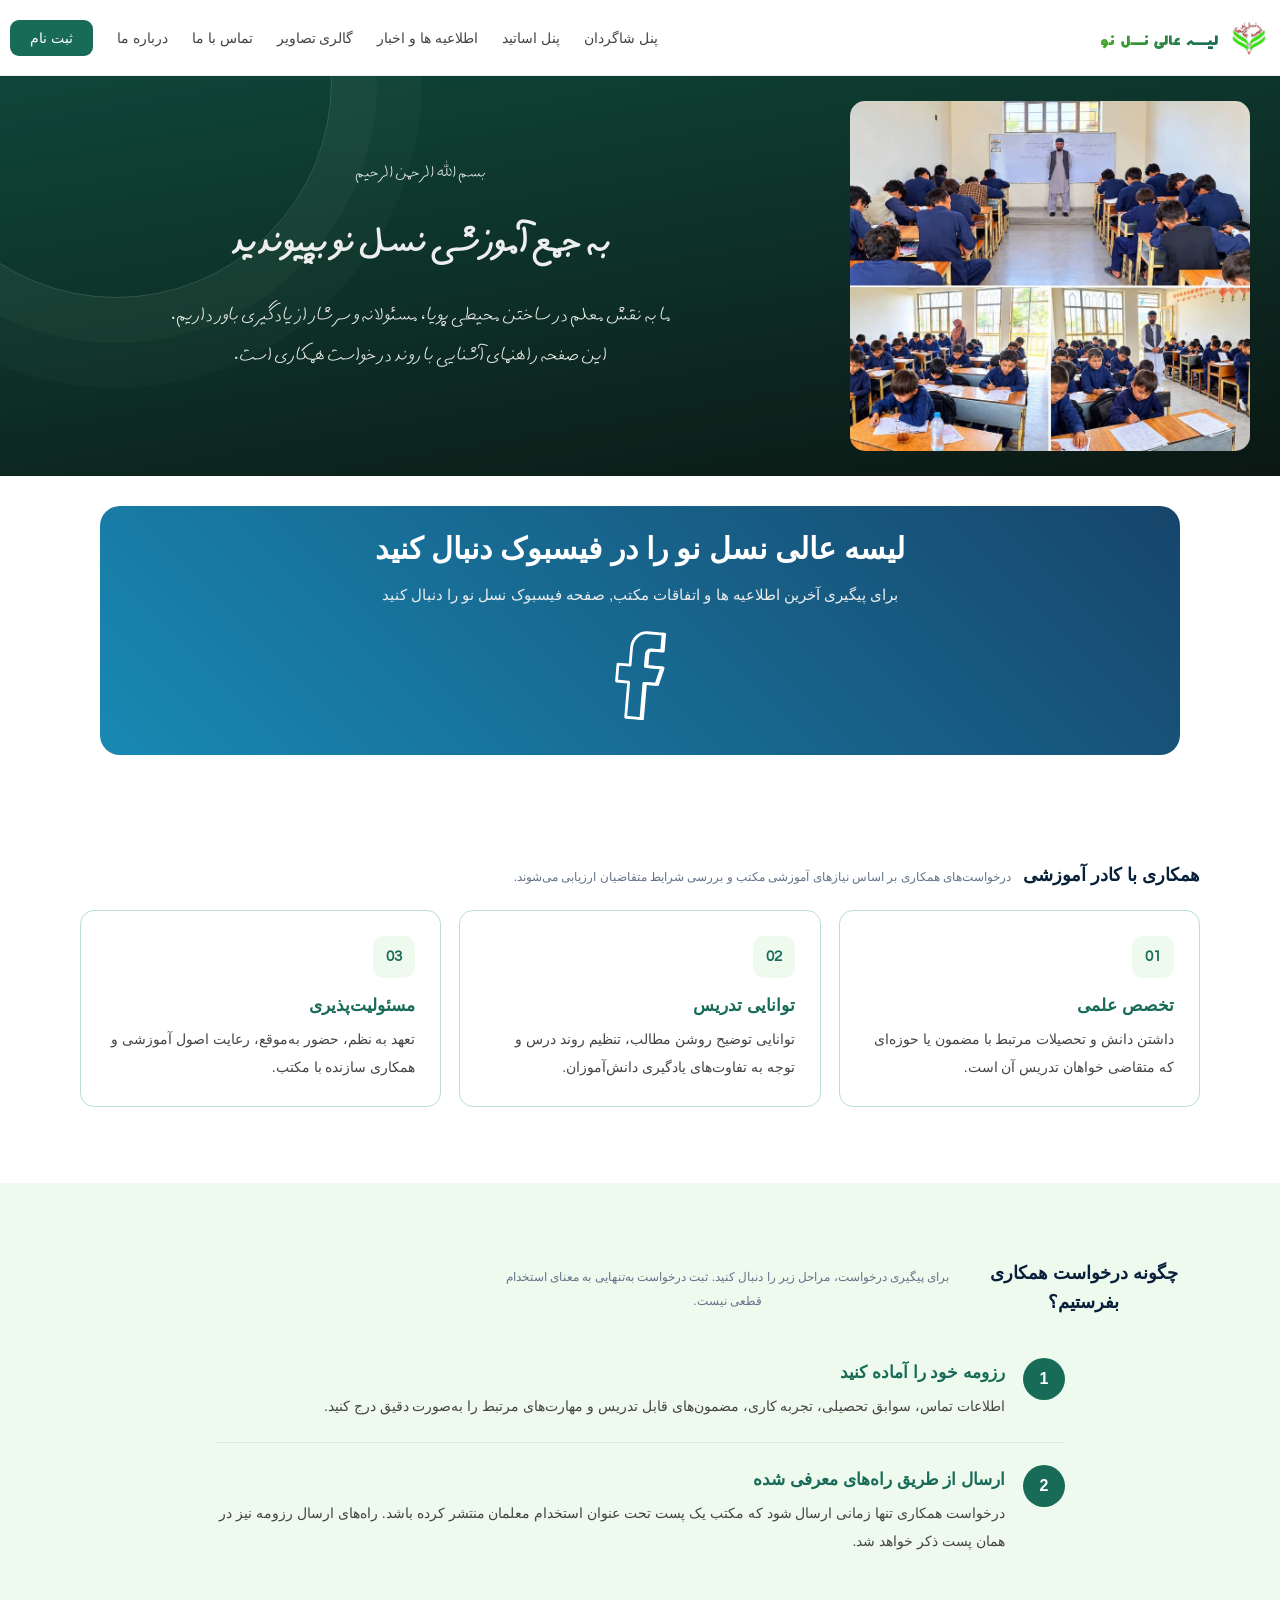
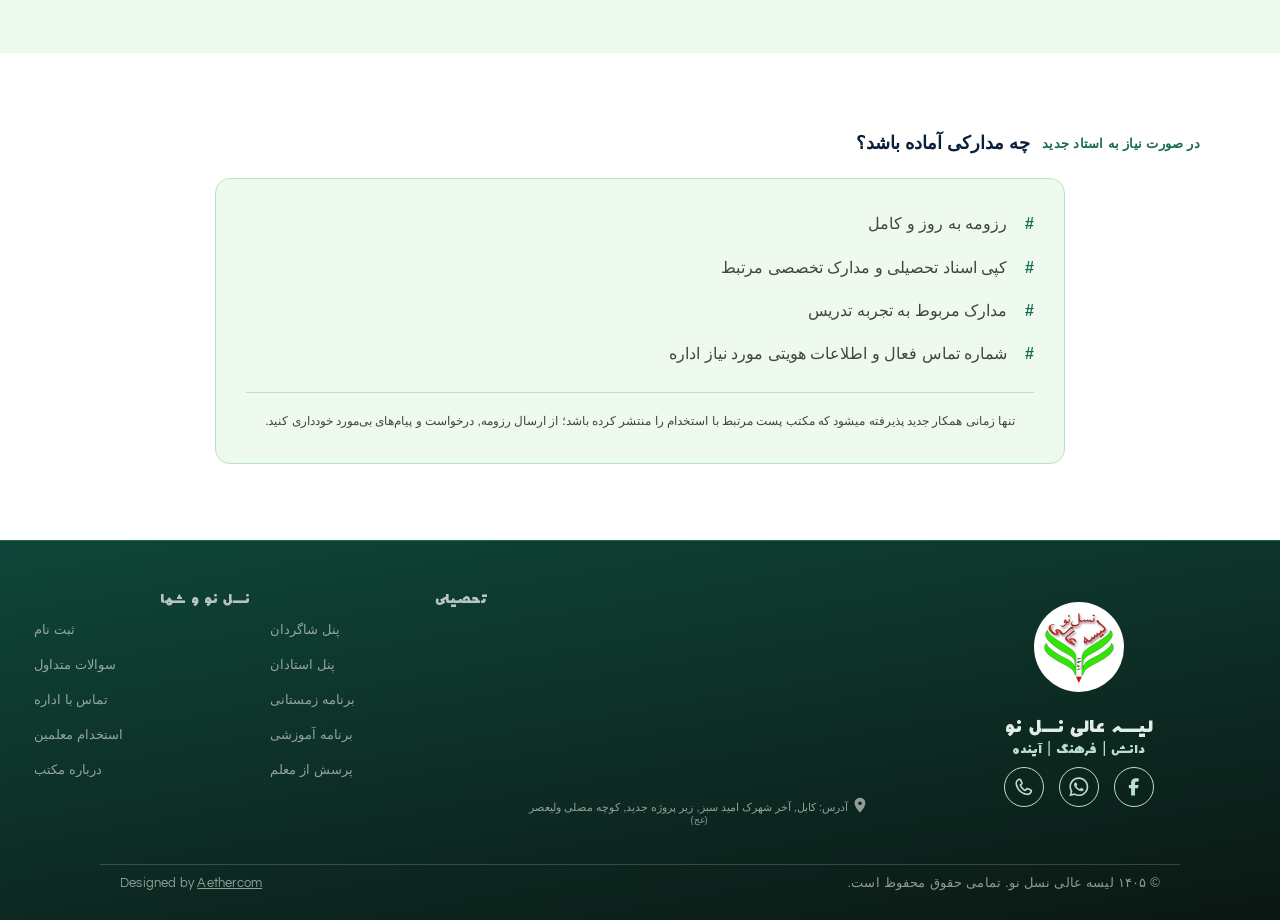
<file: job.html>
<!DOCTYPE html>
<html lang="fa" dir="rtl">
    <head>
        <title>همکاری با نسل نو</title>
        <meta charset="UTF-8">
        <meta name="viewport" content="width=device-width, initial-scale=1.0">
        <meta name="description" content=""> <!--🔴-->
        <meta name="keywords" content=""> <!--🔴-->
        <meta name="author" content="Aethercom">
        <meta name="robots" content="index, follow">
        <meta name="googlebot" content="index, follow">
        <meta name="theme-color" content="#16a800">
        <meta name="color-scheme" content="light">
        <meta name="referrer" content="strict-origin-when-cross-origin">
        <meta name="generator" content="Visual Studio Code">
        <meta property="og:title" content="همکاری با نسل نو">
        <meta property="og:site_name" content="لیسه عالی نسل نو">
        <meta property="og:description" content=""> <!--🔴-->
        <meta property="og:image" content="https://Aethercom.github.io/NasleNaw/assets/icon/لوگو-مکتب.avif">
        <meta property="og:url" content="https://Aethercom.github.io/NasleNaw/students-panel.html">
        <meta property="og:type" content="website">
        <meta property="og:locale" content="fa_AF">
        <meta name="twitter:card" content="summary">
        <meta name="twitter:title" content="لیسه عالی نسل نو">
        <meta name="twitter:description" content=""> <!--🔴-->
        <meta name="twitter:image" content="https://Aethercom.github.io/NasleNaw/assets/icon/لوگو-مکتب.avif">
        <meta name="twitter:site" content="@AethercomHub">
        <meta name="twitter:creator" content="@AethercomHub">
        <meta http-equiv="X-UA-Compatible" content="IE=edge">
        <meta name="application-name" content="پنل شاگردان"> <!--🔴-->
        <meta name="apple-mobile-web-app-capable" content="yes">
        <meta name="apple-mobile-web-app-title" content="پنل شاگردان نسل نو"> <!--🔴-->
        <meta name="apple-mobile-web-app-status-bar-style" content="default">
        <meta name="mobile-web-app-capable" content="yes">
        <meta name="msapplication-TileColor" content="#b9dfce">
        <link href="css/style.css" rel="stylesheet" type="text/css">
        <link href="./favicon.ico" rel="icon" type="image/png" sizes="512x512">
        <link href="./favicon.ico" rel="apple-touch-icon" sizes="180x180">
        <link rel="preconnect" href="https://fonts.googleapis.com">
        <link rel="preconnect" href="https://fonts.gstatic.com" crossorigin>
        <link href="https://fonts.googleapis.com/css2?family=Estedad:wght@100..900&family=Questrial&display=swap" rel="stylesheet">
        <noscript>
            <div style="color: orange; text-align: center; margin: 200px auto; border: 3px solid orange; background-color: rgba(0, 0, 0, .6); position: absolute; top: 20%; z-index: 99999; width: fit-content; height: auto; right: 1%; left: 1%; font-size: 60px; padding: 5px 20px; font-weight: 900; border-radius: 10px; backdrop-filter: blur(30px); -webkit-backdrop-filter: blur(30px);">
               ⚠️ جاوا اسکریپت مرورگر خود را فعال کنید.
            </div>
        </noscript>
    </head>
    <body>
        <header>
            <a href="index.html" class="brand" aria-label="صفحه اصلی">
                <img src="assets/icon/لوگو-مکتب.avif" alt="Nasle Naw Logo">
                <span class="khandevane">لیسه عالی نسل نو</span>
            </a>
            <nav class="nav" id="site-navigation" aria-label="منوی اصلی">
                <!-- <a href="index.html" class="nav-link active">
                    صفحه اصلی
                </a> -->
                <a href="student-panel.html" class="nav-link">
                    پنل شاگردان
                </a>
                <a href="teacher-panel.html" class="nav-link">
                    پنل اساتید
                </a>
                <a href="index.html#news" class="nav-link">
                    اطلاعیه ها و اخبار
                </a>
                <a href="index.html#gallery" class="nav-link">
                    گالری تصاویر
                </a>
                <a href="index.html#contact" class="nav-link">
                    تماس با ما
                </a>
                <a href="index.html#about" class="nav-link">
                    درباره ما
                </a>
                <a href="index.html#Sabte-Naam" class="nav-link nav-sabtenaam">
                    ثبت نام
                </a>
            </nav>
            <button
                class="menu-key"
                id="menu-toggle"
                type="button"
                aria-label="باز کردن منو"
                aria-controls="site-navigation"
                aria-expanded="false"
            >
                <svg
                    class="menu-icon"
                    viewBox="0 0 24 24"
                    width="26"
                    height="26"
                    aria-hidden="true"
                >
                    <path class="menu-line line-top" d="M4 6H20"/>
                    <path class="menu-line line-middle" d="M4 12H20"/>
                    <path class="menu-line line-bottom" d="M4 18H20"/>
                </svg>
            </button>
        </header>
        <main>
            <section class="banner">
                <div class="img-banner">
                    <img src="assets/images/زینه-5-صنوف.avif" alt="">
                </div>
                <div class="txt-panel-banner">
                    <span>بسم الله الرحمن الرحیم</span>
                    <h1>به جمع آموزشی نسل نو بپیوندید</h1>
                    <p>ما به نقش معلم در ساختن محیطی پویا، مسئولانه و سرشار از یادگیری باور داریم.<br>این صفحه راهنمای آشنایی با روند درخواست همکاری است.</p>
                </div>
            </section>
            <a href="https://www.facebook.com/share/18wwrtZAEU/" class="normal-link">
                <div class="ad-tabligh">
                    <div class="animation-banner">
                        <div id="facebook-animation"></div>
                    </div>
                    <div class="content-banner">
                        <h1>لیسه عالی نسل نو را در فیسبوک دنبال کنید</h1>
                        <span>برای پیگیری آخرین اطلاعیه ها و اتفاقات مکتب, صفحه فیسبوک نسل نو را دنبال کنید</span>
                    </div>
                </div>
            </a>

            <section class="page-section">
                <div class="section-heading">
                    <h2>همکاری با کادر آموزشی</h2>
                    <p>درخواست‌های همکاری بر اساس نیازهای آموزشی مکتب و بررسی شرایط متقاضیان ارزیابی می‌شوند.</p>
                </div>
                <div class="info-grid">
                    <article class="info-card">
                        <span class="info-number">01</span>
                        <h3>تخصص علمی</h3>
                        <p>داشتن دانش و تحصیلات مرتبط با مضمون یا حوزه‌ای که متقاضی خواهان تدریس آن است.</p>
                    </article>
                    <article class="info-card">
                        <span class="info-number">02</span>
                        <h3>توانایی تدریس</h3>
                        <p>توانایی توضیح روشن مطالب، تنظیم روند درس و توجه به تفاوت‌های یادگیری دانش‌آموزان.</p>
                    </article>
                    <article class="info-card">
                        <span class="info-number">03</span>
                        <h3>مسئولیت‌پذیری</h3>
                        <p>تعهد به نظم، حضور به‌موقع، رعایت اصول آموزشی و همکاری سازنده با مکتب.</p>
                    </article>
                </div>
            </section>

            <section class="page-section page-section-muted" id="application">
                <div class="section-heading">
                    <h2>چگونه درخواست همکاری بفرستیم؟</h2>
                    <p>برای پیگیری درخواست، مراحل زیر را دنبال کنید. ثبت درخواست به‌تنهایی به معنای استخدام قطعی نیست.</p>
                </div>
                <div class="steps-list">
                <article class="step-row">
                    <span>1</span>
                    <div>
                        <h3>رزومه خود را آماده کنید</h3>
                        <p>اطلاعات تماس، سوابق تحصیلی، تجربه کاری، مضمون‌های قابل تدریس و مهارت‌های مرتبط را به‌صورت دقیق درج کنید.</p>
                    </div>
                </article>
                <article class="step-row">
                    <span>2</span>
                    <div><h3>ارسال از طریق راه‌های معرفی شده</h3>
                        <p>درخواست همکاری تنها زمانی ارسال شود که مکتب یک پست تحت عنوان استخدام معلمان منتشر کرده باشد. راه‌های ارسال رزومه نیز در همان پست ذکر خواهد شد.</p>
                    </div>
                </article>
                </div>
            </section>

            <section class="page-section">
                <div class="section-heading">
                <span class="section-kicker">در صورت نیاز به استاد جدید</span>
                <h2>چه مدارکی آماده باشد؟</h2>
                </div>
                <div class="document-panel">
                <ul class="check-list">
                    <li>رزومه به روز و کامل</li>
                    <li>کپی اسناد تحصیلی و مدارک تخصصی مرتبط</li>
                    <li>مدارک مربوط به تجربه تدریس</li>
                    <li>شماره تماس فعال و اطلاعات هویتی مورد نیاز اداره</li>
                </ul>
                <p class="small-note">
                    تنها زمانی همکار جدید پذیرفته میشود که مکتب پست مرتبط با استخدام را منتشر کرده باشد؛ از ارسال رزومه, درخواست و پیام‌های بی‌مورد خودداری کنید.
                </p>
                </div>
            </section>
        </main>
        <footer>
            <div class="footer">
<!--====================================
        Nasle Naw
    ====================================-->
                <div class="logo-intro">
                    <img src="assets/icon/لوگو-مکتب.avif" class="logo-intro-img">
                    <h2 class="khandevane">لیسه عالی نسل نو</h2>
                    <p class="khandevane">دانش | فرهنگ | آینده</p>
                    <div class="social-icon">
                        <a href="https://www.facebook.com/share/18wwrtZAEU/" target="_blank" class="social-link">
                            <svg xmlns="http://www.w3.org/2000/svg" viewBox="0 0 640 640"><!--! Font Awesome Pro 7.3.1 by @fontawesome - https://fontawesome.com License - https://fontawesome.com/license (Commercial License) Copyright 2026 Fonticons, Inc. --><path fill="currentColor" d="M240 363.3L240 576L356 576L356 363.3L442.5 363.3L460.5 265.5L356 265.5L356 230.9C356 179.2 376.3 159.4 428.7 159.4C445 159.4 458.1 159.8 465.7 160.6L465.7 71.9C451.4 68 416.4 64 396.2 64C289.3 64 240 114.5 240 223.4L240 265.5L174 265.5L174 363.3L240 363.3z"/></svg>
                        </a>
                        <a href="https://wa.me/0764003685" class="social-link">
                            <svg xmlns="http://www.w3.org/2000/svg" viewBox="0 0 448 512">
                                <path fill="currentColor" d="M380.9 97.1c-41.9-42-97.7-65.1-157-65.1-122.4 0-222 99.6-222 222 0 39.1 10.2 77.3 29.6 111L0 480 117.7 449.1c32.4 17.7 68.9 27 106.1 27l.1 0c122.3 0 224.1-99.6 224.1-222 0-59.3-25.2-115-67.1-157zm-157 341.6c-33.2 0-65.7-8.9-94-25.7l-6.7-4-69.8 18.3 18.6-68.1-4.4-7c-18.5-29.4-28.2-63.3-28.2-98.2 0-101.7 82.8-184.5 184.6-184.5 49.3 0 95.6 19.2 130.4 54.1s56.2 81.2 56.1 130.5c0 101.8-84.9 184.6-186.6 184.6zM325.1 300.5c-5.5-2.8-32.8-16.2-37.9-18-5.1-1.9-8.8-2.8-12.5 2.8s-14.3 18-17.6 21.8c-3.2 3.7-6.5 4.2-12 1.4-32.6-16.3-54-29.1-75.5-66-5.7-9.8 5.7-9.1 16.3-30.3 1.8-3.7 .9-6.9-.5-9.7s-12.5-30.1-17.1-41.2c-4.5-10.8-9.1-9.3-12.5-9.5-3.2-.2-6.9-.2-10.6-.2s-9.7 1.4-14.8 6.9c-5.1 5.6-19.4 19-19.4 46.3s19.9 53.7 22.6 57.4c2.8 3.7 39.1 59.7 94.8 83.8 35.2 15.2 49 16.5 66.6 13.9 10.7-1.6 32.8-13.4 37.4-26.4s4.6-24.1 3.2-26.4c-1.3-2.5-5-3.9-10.5-6.6z"/>
                            </svg>
                        </a>
                        <a href="tel:0764003685" class="social-link">
                            <svg xmlns="http://www.w3.org/2000/svg" viewBox="0 0 640 640"><!--! Font Awesome Pro 7.3.1 by @fontawesome - https://fontawesome.com License - https://fontawesome.com/license (Commercial License) Copyright 2026 Fonticons, Inc. --><path fill="currentColor" d="M176.8 74.9C204.1 65.8 233.8 78.8 245.7 104.9L285.4 192.2C296 215.6 289.4 243.2 269.4 259.3L245.2 278.6C270.7 328.6 310.7 370 359.6 397.4L380.8 370.8C396.9 350.7 424.5 344.1 447.9 354.8L535.2 394.5C561.4 406.4 574.3 436.1 565.2 463.4C544.5 525.7 481.5 579.6 404.3 566C230.6 535.4 104.7 409.5 74.1 235.8C60.5 158.6 114.5 95.7 176.7 74.9zM202 124.8C200.3 121 196 119.1 192 120.4C146.8 135.5 112.9 179 121.5 227.4C148.6 381.2 258.9 491.6 412.7 518.7C461.1 527.2 504.6 493.4 519.7 448.2C521 444.2 519.1 439.9 515.3 438.2L428 398.4C424.6 396.9 420.6 397.8 418.3 400.7L384.8 442.6C377.8 451.3 365.8 454.1 355.8 449.3C283.3 414.9 225.3 355 193.4 281.1C189.1 271.2 192 259.6 200.4 252.9L239.3 221.8C242.2 219.5 243.2 215.5 241.6 212.1L201.9 124.7z"/></svg>
                        </a>
                    </div>
                </div>
<!--    =============================
            Address
        ============================-->
                <div class="services-footer">
                    <div class="maps">
                        <iframe src="https://www.google.com/maps/embed?pb=!1m14!1m8!1m3!1d841511.0330472252!2d69.1339264!3d34.5243648!3m2!1i1024!2i768!4f13.1!3m3!1m2!1s0x38d167da60430abd%3A0x133870f7a32bacc6!2z2YXaqdiq2Kgg2K7YtdmI2LXbjCDZhtiz2YQg2YbZiA!5e0!3m2!1sfa!2s!4v1794548602564!5m2!1sfa!2s" width="600" height="450" style="border:0;" allowfullscreen="" loading="lazy" referrerpolicy="strict-origin-when-cross-origin"></iframe>
                    </div>
                    <p>
                        <svg xmlns="http://www.w3.org/2000/svg" viewBox="0 0 640 640">
                            <path fill="currentColor" d="M128 252.6C128 148.4 214 64 320 64C426 64 512 148.4 512 252.6C512 371.9 391.8 514.9 341.6 569.4C329.8 582.2 310.1 582.2 298.3 569.4C248.1 514.9 127.9 371.9 127.9 252.6zM320 320C355.3 320 384 291.3 384 256C384 220.7 355.3 192 320 192C284.7 192 256 220.7 256 256C256 291.3 284.7 320 320 320z"/>
                        </svg>
                    آدرس: کابل, آخر شهرک امید سبز, زیر پروژه جدید, کوچه مصلی ولیعصر <sup>(عج)</sup>
                    </p>
                </div>
                <div class="nav-explore">
                    <div class="links-footer">
                        <h3 class="khandevane">نسل نو و شما</h3>
                        <a href="index.html#Sabte-Naam" class="normal-link">ثبت نام</a>
                        <a href="index.html#faq" class="normal-link">سوالات متداول</a>
                        <a href="index.html#contact" class="normal-link">تماس با اداره</a>
                        <a href="job.html" class="normal-link">استخدام معلمین</a>
                        <a href="index.html#about" class="normal-link">درباره مکتب</a>
                    </div>
                    <div class="links-footer">
                        <h3 class="khandevane">تحصیلی</h3>
                        <a href="student-panel.html" class="normal-link">پنل شاگردان</a>
                        <a href="teacher-panel.html" class="normal-link">پنل استادان</a>
                        <a href="index.html#winter" class="normal-link">برنامه زمستانی</a>
                        <a href="index.html#programs" class="normal-link">برنامه آموزشی</a>
                        <a href="index.html#contact" class="normal-link">پرسش از معلم</a>
                    </div>
                </div>
            </div>
            <div class="copyright">
                <p>© ۱۴۰۵ لیسه عالی نسل نو. تمامی حقوق محفوظ است.</p>
                <span>Designed by <a href="https://Aethercom.github.io" target="_blank">Aethercom</a></span>
            </div>
        </footer>
        <script src="js/lottie.min.js"></script>
        <script src="js/script.js"></script>
    </body>
</html>
</file>
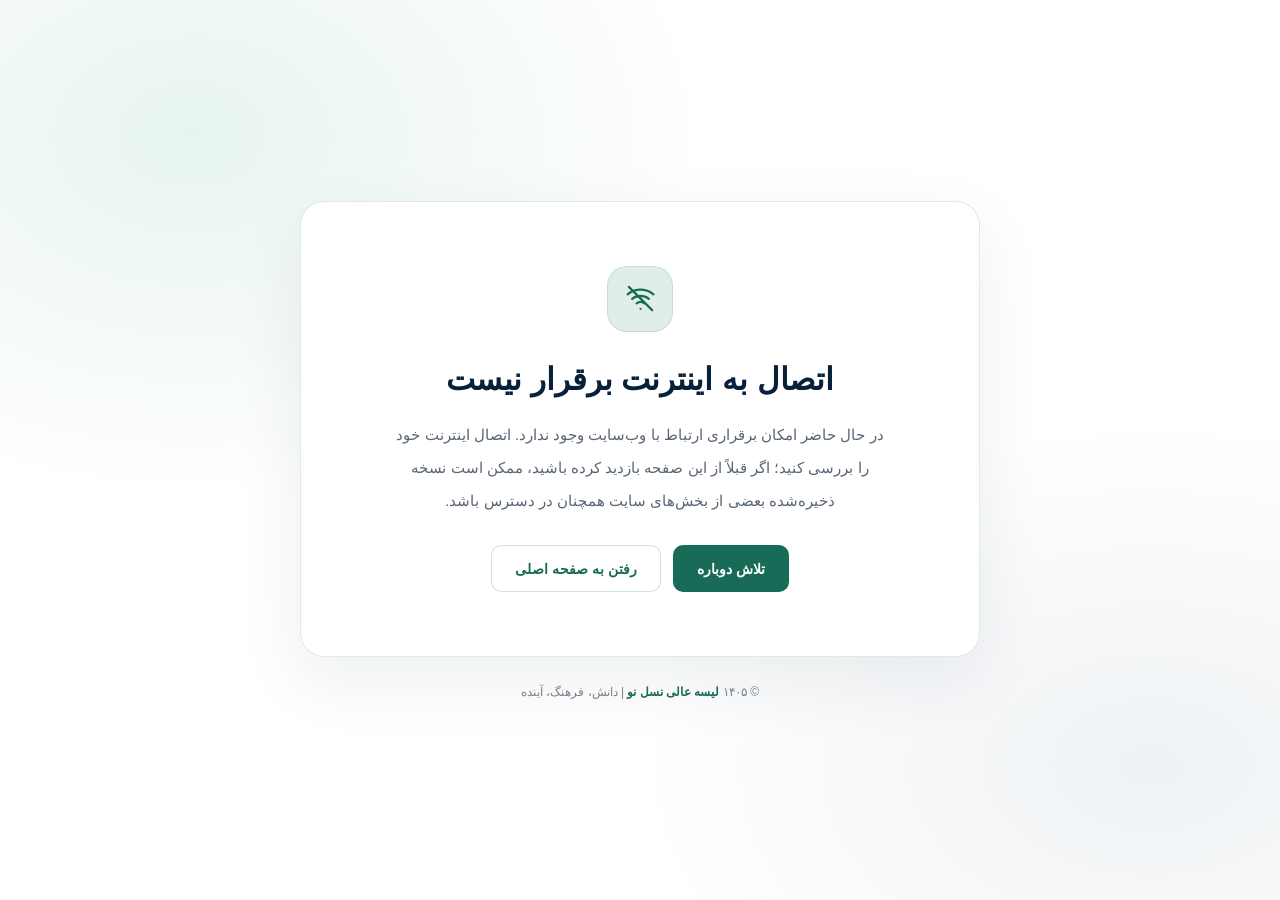
<file: offline.html>
<!DOCTYPE html>
<html lang="fa" dir="rtl">
<head>
    <meta charset="UTF-8">
    <meta name="viewport" content="width=device-width, initial-scale=1.0">
    <meta name="theme-color" content="#17456b">
    <meta name="color-scheme" content="light">
    <title>عدم اتصال به اینترنت | لیسه عالی نسل نو</title>
    <style>
        :root {
            --navy: #08203a;
            --blue: #17456b;
            --green: #176b57;
            --green-dark: #0f4639;
            --mint: #b9dfce;
            --soft: #e1eee8;
        }
        * { box-sizing: border-box; }
        body {
            min-height: 100vh;
            margin: 0;
            padding: 24px;
            display: flex;
            flex-direction: column;
            align-items: center;
            justify-content: center;
            background:
                radial-gradient(ellipse at 15% 15%, rgba(185,223,206,.34), transparent 34%),
                radial-gradient(ellipse at 90% 85%, rgba(23,69,107,.07), transparent 32%),
                #fff;
            color: #111b2c;
            font-family: Estedad, Tahoma, Arial, sans-serif;
        }
        .offline-card {
            width: min(100%, 680px);
            padding: clamp(30px, 7vw, 64px) 24px;
            text-align: center;
            background: rgba(255,255,255,.9);
            border: 1px solid rgba(23,107,87,.14);
            border-radius: 24px;
            box-shadow: 0 24px 70px rgba(8,32,58,.07);
        }
        .offline-icon {
            width: 66px;
            height: 66px;
            margin: 0 auto 22px;
            display: grid;
            place-items: center;
            color: var(--green);
            background: var(--soft);
            border: 1px solid rgba(23,107,87,.13);
            border-radius: 20px;
        }
        .offline-icon svg {
            width: 31px;
            height: 31px;
            fill: none;
            stroke: currentColor;
            stroke-width: 1.7;
            stroke-linecap: round;
            stroke-linejoin: round;
        }
        h1 {
            margin: 0 0 12px;
            color: var(--navy);
            font-size: clamp(23px, 4vw, 31px);
            line-height: 1.7;
        }
        p {
            max-width: 490px;
            margin: 0 auto;
            color: #596675;
            font-size: 15px;
            line-height: 2.2;
        }
        .actions {
            margin-top: 28px;
            display: flex;
            justify-content: center;
            flex-wrap: wrap;
            gap: 12px;
        }
        a, button {
            min-height: 47px;
            padding: 0 23px;
            display: inline-flex;
            align-items: center;
            justify-content: center;
            border: 1px solid transparent;
            border-radius: 10px;
            font: inherit;
            font-size: 14px;
            font-weight: 600;
            text-decoration: none;
            cursor: pointer;
            transition: transform .2s ease, background .2s ease;
        }
        a:hover, button:hover { transform: translateY(-2px); }
        .primary {
            color: #fff;
            background: var(--green);
        }
        .primary:hover { background: var(--green-dark); }
        .secondary {
            color: var(--green);
            background: #fff;
            border-color: rgba(23,107,87,.2);
        }
        .secondary:hover { background: var(--soft); }
        footer {
            margin-top: 28px;
            color: #75818d;
            text-align: center;
            font-size: 12px;
        }
        footer strong { color: var(--green); }
        @media (max-width: 520px) {
            body { padding: 16px; }
            .offline-card { border-radius: 19px; }
            .actions { flex-direction: column; }
            .actions > * { width: min(100%, 260px); margin-inline: auto; }
        }
        @media (prefers-reduced-motion: reduce) {
            *, *::before, *::after { transition-duration: .01ms !important; }
        }
    </style>
</head>
<body>
    <main class="offline-card">
        <div class="offline-icon" aria-hidden="true">
            <svg viewBox="0 0 24 24">
                <path d="M2 8.8a15.5 15.5 0 0 1 20 0M5.5 12.3a10.2 10.2 0 0 1 13 0M9 15.8a4.8 4.8 0 0 1 6 0M12 20h.01"/>
                <path d="m3 3 18 18"/>
            </svg>
        </div>
        <h1>اتصال به اینترنت برقرار نیست</h1>
        <p>
            در حال حاضر امکان برقراری ارتباط با وب‌سایت وجود ندارد.
            اتصال اینترنت خود را بررسی کنید؛ اگر قبلاً از این صفحه بازدید کرده باشید،
            ممکن است نسخه ذخیره‌شده بعضی از بخش‌های سایت همچنان در دسترس باشد.
        </p>
        <div class="actions">
            <button class="primary" type="button" onclick="window.location.reload()">تلاش دوباره</button>
            <a class="secondary" href="./index.html">رفتن به صفحه اصلی</a>
        </div>
    </main>
    <footer>© ۱۴۰۵ <strong>لیسه عالی نسل نو</strong> | دانش، فرهنگ، آینده</footer>
</body>
</html>
</file>
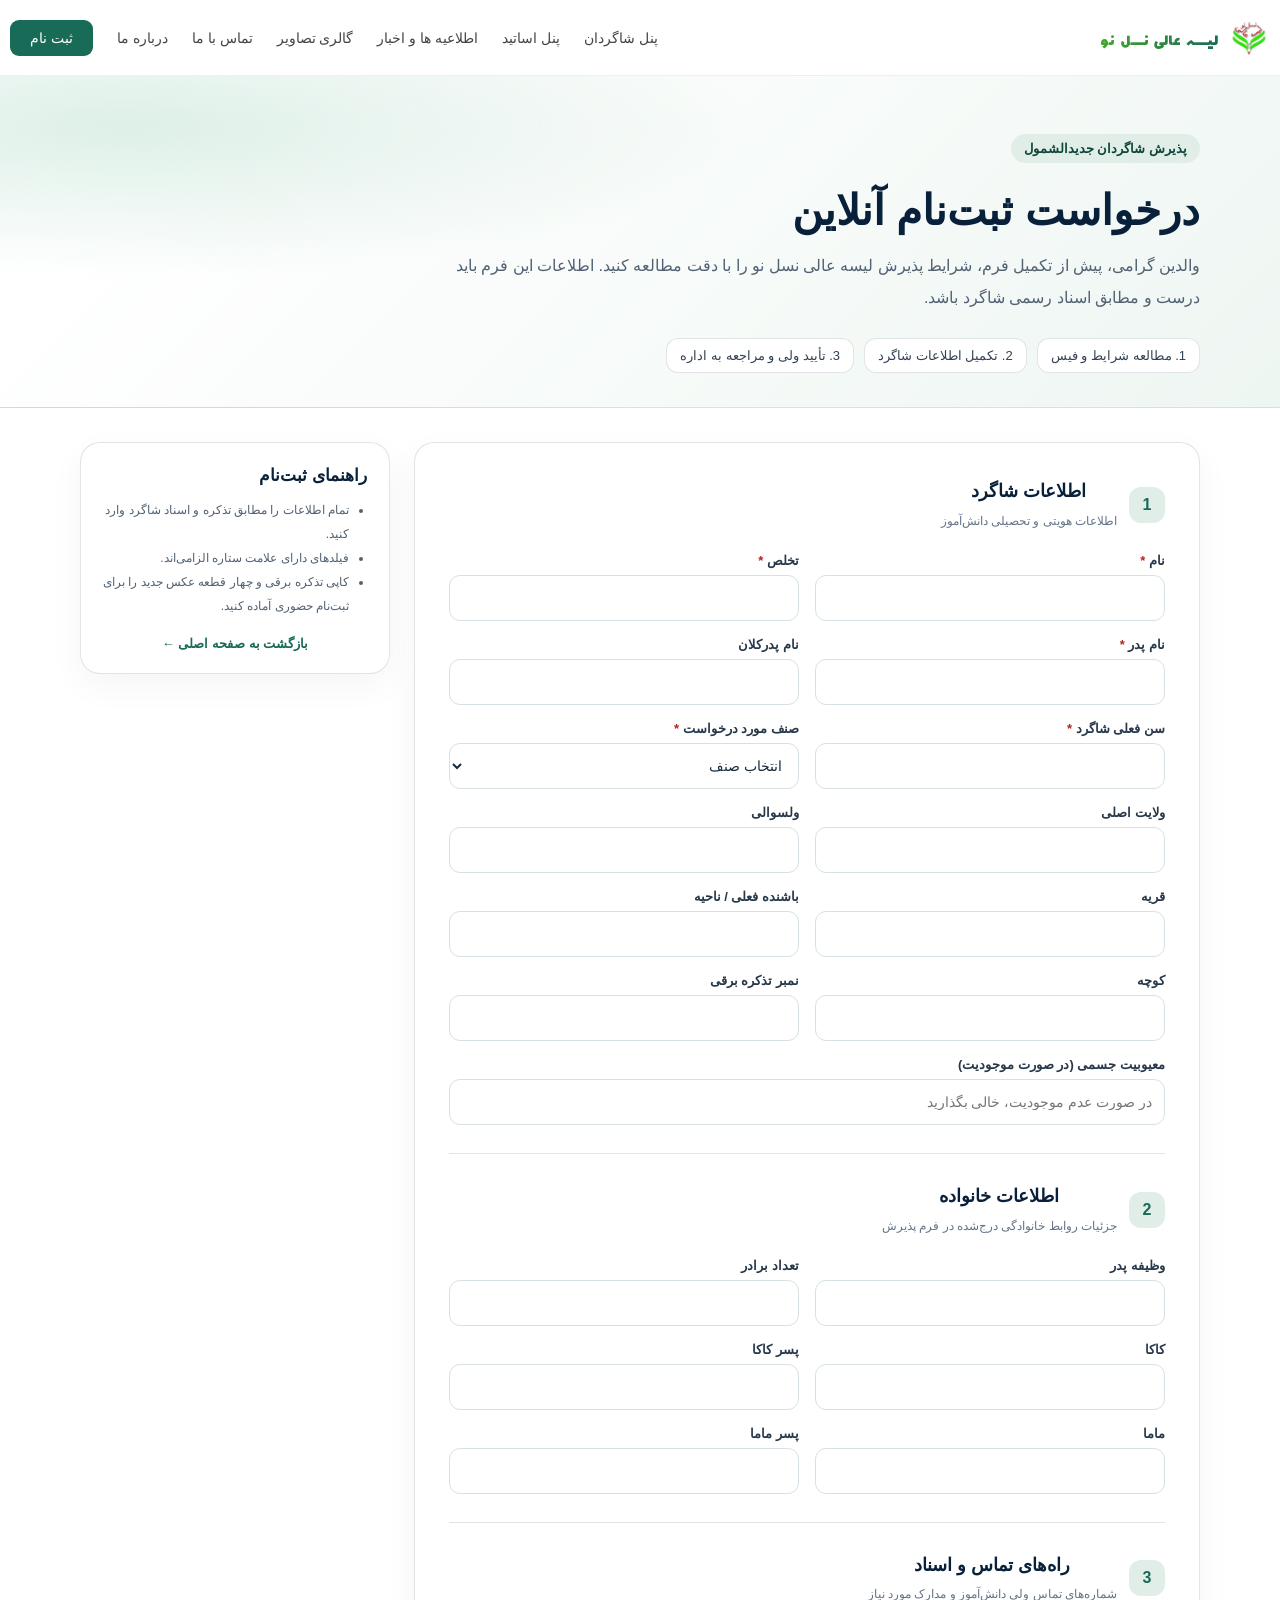
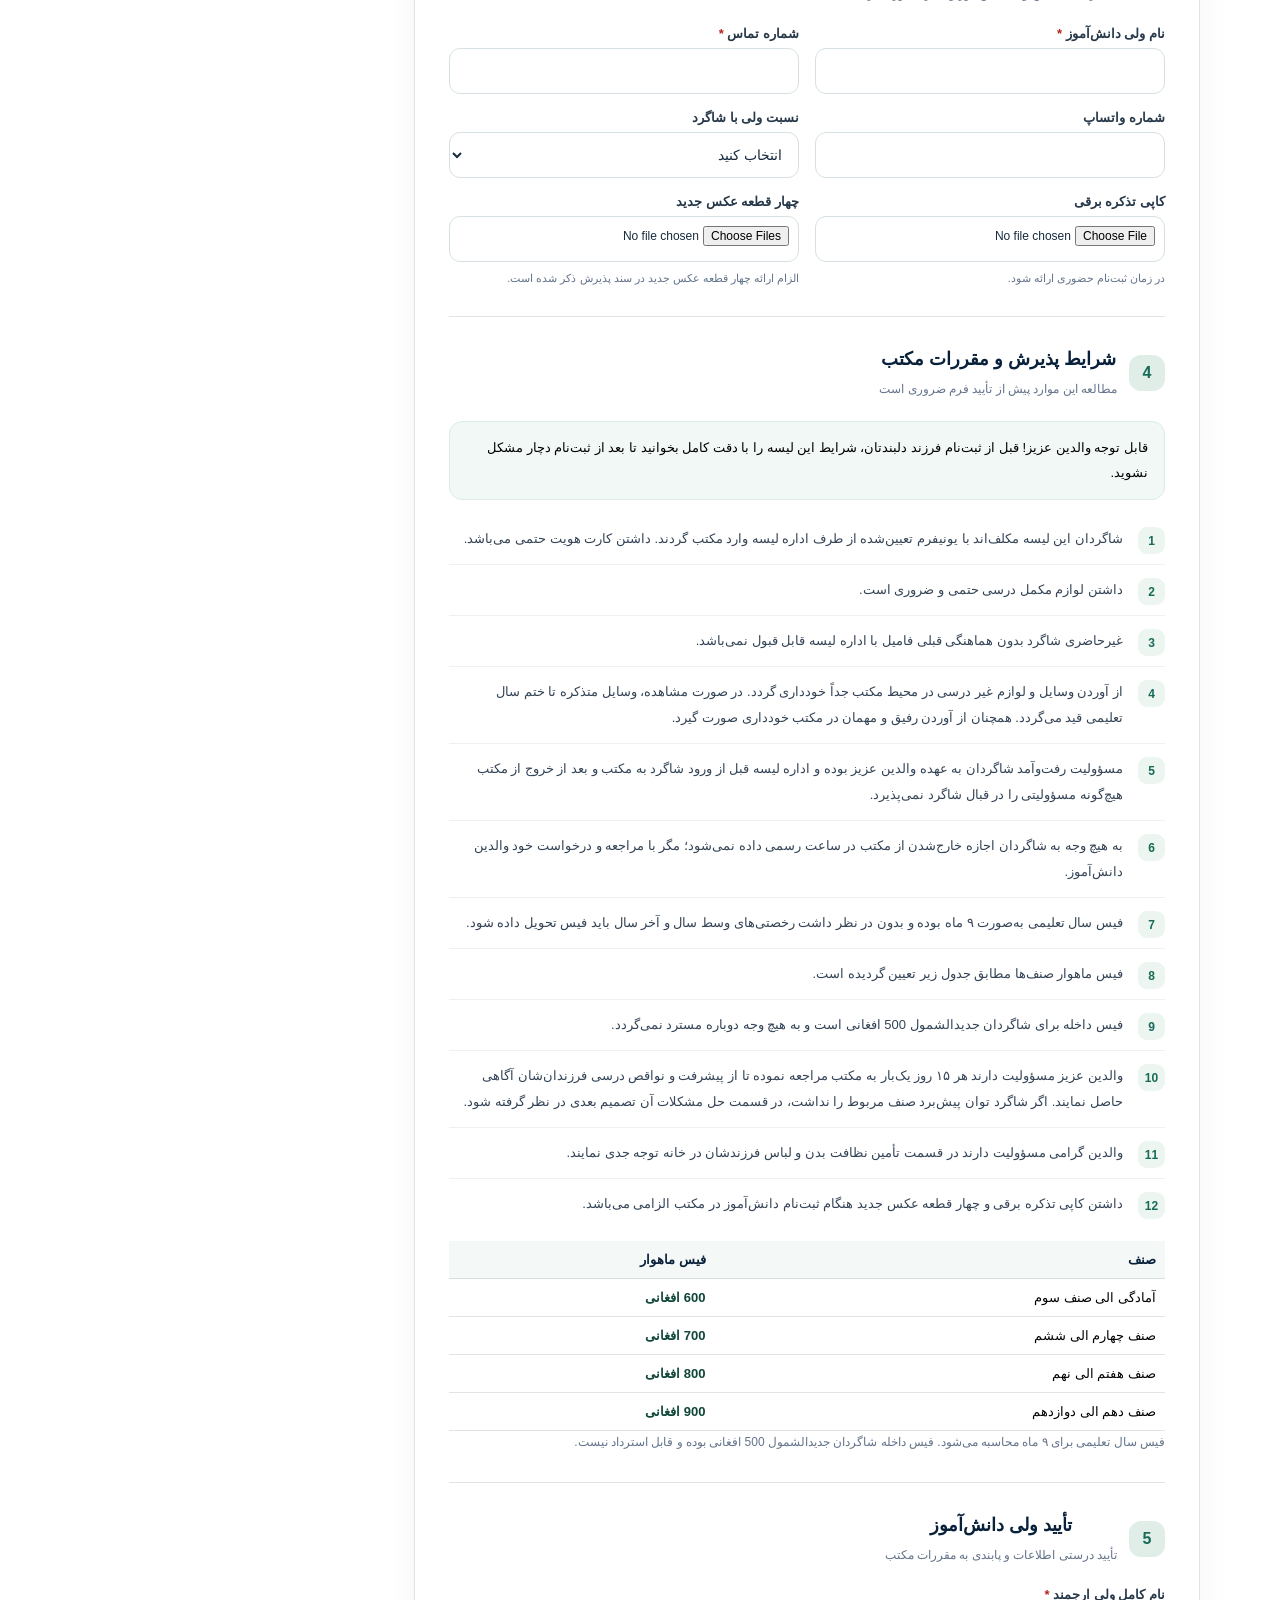
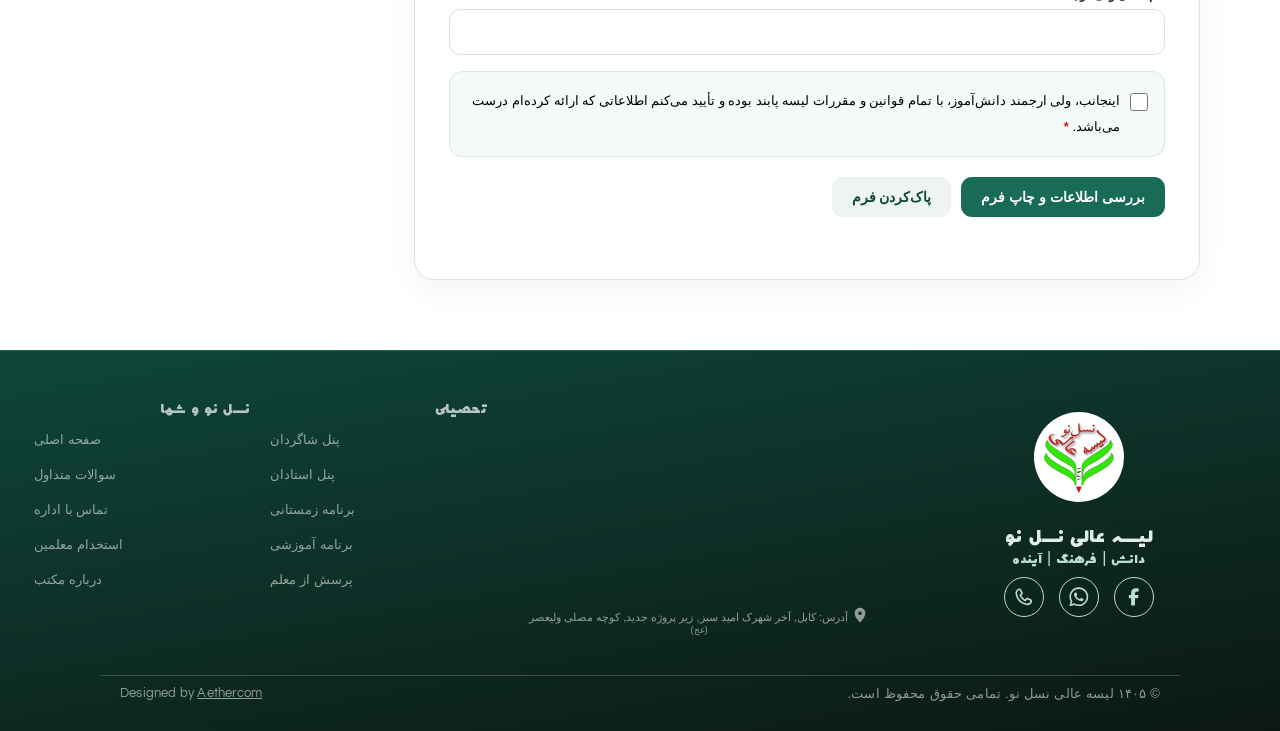
<file: register.html>
<!DOCTYPE html>
<html lang="fa" dir="rtl">
<head>
  <meta charset="UTF-8">
  <meta name="viewport" content="width=device-width, initial-scale=1.0">
  <meta name="theme-color" content="#17456b">
  <meta name="color-scheme" content="light">
  <meta name="description" content="شرایط پذیرش و فرم درخواست ثبت‌نام شاگردان جدید در لیسه عالی نسل نو.">
  <title>ثبت‌نام آنلاین | لیسه عالی نسل نو</title>
  <link href="css/style.css" rel="stylesheet" type="text/css">
  <link href="./favicon.ico" rel="icon" type="image/png" sizes="512x512">
  <link rel="preconnect" href="https://fonts.googleapis.com">
  <link rel="preconnect" href="https://fonts.gstatic.com" crossorigin>
  <link href="https://fonts.googleapis.com/css2?family=Estedad:wght@100..900&family=Questrial&display=swap" rel="stylesheet">
</head>
<body class="admission-page">
        <header>
            <a href="index.html" class="brand" aria-label="صفحه اصلی">
                <img src="assets/icon/لوگو-مکتب.avif" alt="Nasle Naw Logo">
                <span class="khandevane">لیسه عالی نسل نو</span>
            </a>
            <nav class="nav" id="site-navigation" aria-label="منوی اصلی">
                <!-- <a href="index.html" class="nav-link active">
                    صفحه اصلی
                </a> -->
                <a href="student-panel.html" class="nav-link">
                    پنل شاگردان
                </a>
                <a href="teacher-panel.html" class="nav-link">
                    پنل اساتید
                </a>
                <a href="index.html#news" class="nav-link">
                    اطلاعیه ها و اخبار
                </a>
                <a href="index.html#gallery" class="nav-link">
                    گالری تصاویر
                </a>
                <a href="index.html#contact" class="nav-link">
                    تماس با ما
                </a>
                <a href="index.html#about" class="nav-link">
                    درباره ما
                </a>
                <a href="index.html#Sabte-Naam" class="nav-link nav-sabtenaam">
                    ثبت نام
                </a>
            </nav>
            <button
                class="menu-key"
                id="menu-toggle"
                type="button"
                aria-label="باز کردن منو"
                aria-controls="site-navigation"
                aria-expanded="false"
            >
                <svg
                    class="menu-icon"
                    viewBox="0 0 24 24"
                    width="26"
                    height="26"
                    aria-hidden="true"
                >
                    <path class="menu-line line-top" d="M4 6H20"/>
                    <path class="menu-line line-middle" d="M4 12H20"/>
                    <path class="menu-line line-bottom" d="M4 18H20"/>
                </svg>
            </button>
        </header>

  <main id="main-content">
    <section class="admission-hero">
      <div class="admission-wrap">
        <span class="admission-kicker">پذیرش شاگردان جدیدالشمول</span>
        <h1>درخواست ثبت‌نام آنلاین</h1>
        <p>والدین گرامی، پیش از تکمیل فرم، شرایط پذیرش لیسه عالی نسل نو را با دقت مطالعه کنید. اطلاعات این فرم باید درست و مطابق اسناد رسمی شاگرد باشد.</p>
        <div class="admission-steps">
          <span>1. مطالعه شرایط و فیس</span><span>2. تکمیل اطلاعات شاگرد</span><span>3. تأیید ولی و مراجعه به اداره</span>
        </div>
      </div>
    </section>

    <div class="admission-wrap admission-layout">
      
      <form class="admission-card" id="admissionForm" action="https://api.web3forms.com/submit" method="POST">
        <input type="hidden" name="access_key" value="5bb5c850-66e5-4834-8cd8-8de7b90fa429">
        <section class="admission-section">
          <div class="section-heading"><span class="section-number">1</span><div><h2>اطلاعات شاگرد</h2><p>اطلاعات هویتی و تحصیلی دانش‌آموز</p></div></div>
          <div class="form-grid">
            <div class="field"><label for="firstName">نام <b class="required">*</b></label><input id="firstName" name="firstName" required></div>
            <div class="field"><label for="lastName">تخلص <b class="required">*</b></label><input id="lastName" name="lastName" required></div>
            <div class="field"><label for="fatherName">نام پدر <b class="required">*</b></label><input id="fatherName" name="fatherName" required></div>
            <div class="field"><label for="grandfatherName">نام پدرکلان</label><input id="grandfatherName" name="grandfatherName"></div>
            <div class="field"><label for="age">سن فعلی شاگرد <b class="required">*</b></label><input id="age" name="age" type="number" min="3" max="30" required></div>
            <div class="field"><label for="grade">صنف مورد درخواست <b class="required">*</b></label>
              <select id="grade" name="grade" required>
                <option value="">انتخاب صنف</option>
                <option>آمادگی</option><option>اول</option><option>دوم</option><option>سوم</option><option>چهارم</option><option>پنجم</option><option>ششم</option><option>هفتم</option><option>هشتم</option><option>نهم</option><option>دهم</option><option>یازدهم</option><option>دوازدهم</option>
              </select>
            </div>
            <div class="field"><label for="province">ولایت اصلی</label><input id="province" name="province"></div>
            <div class="field"><label for="district">ولسوالی</label><input id="district" name="district"></div>
            <div class="field"><label for="village">قریه</label><input id="village" name="village"></div>
            <div class="field"><label for="currentArea">باشنده فعلی / ناحیه</label><input id="currentArea" name="currentArea"></div>
            <div class="field"><label for="street">کوچه</label><input id="street" name="street"></div>
            <div class="field"><label for="tazkira">نمبر تذکره برقی</label><input id="tazkira" name="tazkira"></div>
            <div class="field full"><label for="disability">معیوبیت جسمی (در صورت موجودیت)</label><input id="disability" name="disability" placeholder="در صورت عدم موجودیت، خالی بگذارید"></div>
          </div>
        </section>

        <section class="admission-section">
          <div class="section-heading"><span class="section-number">2</span><div><h2>اطلاعات خانواده</h2><p>جزئیات روابط خانوادگی درج‌شده در فرم پذیرش</p></div></div>
          <div class="form-grid">
            <div class="field"><label for="fatherJob">وظیفه پدر</label><input id="fatherJob" name="fatherJob"></div>
            <div class="field"><label for="brothers">تعداد برادر</label><input id="brothers" name="brothers" type="number" min="0"></div>
            <div class="field"><label for="uncle">کاکا</label><input id="uncle" name="uncle"></div>
            <div class="field"><label for="cousinPaternal">پسر کاکا</label><input id="cousinPaternal" name="cousinPaternal"></div>
            <div class="field"><label for="maternalUncle">ماما</label><input id="maternalUncle" name="maternalUncle"></div>
            <div class="field"><label for="cousinMaternal">پسر ماما</label><input id="cousinMaternal" name="cousinMaternal"></div>
          </div>
        </section>

        <section class="admission-section">
          <div class="section-heading"><span class="section-number">3</span><div><h2>راه‌های تماس و اسناد</h2><p>شماره‌های تماس ولی دانش‌آموز و مدارک مورد نیاز</p></div></div>
          <div class="form-grid">
            <div class="field"><label for="guardian">نام ولی دانش‌آموز <b class="required">*</b></label><input id="guardian" name="guardian" required></div>
            <div class="field"><label for="phone">شماره تماس <b class="required">*</b></label><input id="phone" name="phone" type="tel" required></div>
            <div class="field"><label for="whatsapp">شماره واتساپ</label><input id="whatsapp" name="whatsapp" type="tel"></div>
            <div class="field"><label for="relation">نسبت ولی با شاگرد</label><select id="relation" name="relation"><option value="">انتخاب کنید</option><option>پدر</option><option>مادر</option><option>برادر</option><option>کاکا</option><option>سایر</option></select></div>
            <div class="field"><label for="idCopy">کاپی تذکره برقی</label><input id="idCopy" name="idCopy" type="file" accept="image/*,.pdf"><small>در زمان ثبت‌نام حضوری ارائه شود.</small></div>
            <div class="field"><label for="photos">چهار قطعه عکس جدید</label><input id="photos" name="photos" type="file" accept="image/*" multiple><small>الزام ارائه چهار قطعه عکس جدید در سند پذیرش ذکر شده است.</small></div>
          </div>
        </section>

        <section class="admission-section">
          <div class="section-heading"><span class="section-number">4</span><div><h2>شرایط پذیرش و مقررات مکتب</h2><p>مطالعه این موارد پیش از تأیید فرم ضروری است</p></div></div>
          <div class="condition-intro">قابل توجه والدین عزیز! قبل از ثبت‌نام فرزند دلبندتان، شرایط این لیسه را با دقت کامل بخوانید تا بعد از ثبت‌نام دچار مشکل نشوید.</div>
          <ol class="conditions">
            <li>شاگردان این لیسه مکلف‌اند با یونیفرم تعیین‌شده از طرف اداره لیسه وارد مکتب گردند. داشتن کارت هویت حتمی می‌باشد.</li>
            <li>داشتن لوازم مکمل درسی حتمی و ضروری است.</li>
            <li>غیرحاضری شاگرد بدون هماهنگی قبلی فامیل با اداره لیسه قابل قبول نمی‌باشد.</li>
            <li>از آوردن وسایل و لوازم غیر درسی در محیط مکتب جداً خودداری گردد. در صورت مشاهده، وسایل متذکره تا ختم سال تعلیمی قید می‌گردد. همچنان از آوردن رفیق و مهمان در مکتب خودداری صورت گیرد.</li>
            <li>مسؤولیت رفت‌وآمد شاگردان به عهده والدین عزیز بوده و اداره لیسه قبل از ورود شاگرد به مکتب و بعد از خروج از مکتب هیچ‌گونه مسؤولیتی را در قبال شاگرد نمی‌پذیرد.</li>
            <li>به هیچ وجه به شاگردان اجازه خارج‌شدن از مکتب در ساعت رسمی داده نمی‌شود؛ مگر با مراجعه و درخواست خود والدین دانش‌آموز.</li>
            <li>فیس سال تعلیمی به‌صورت ۹ ماه بوده و بدون در نظر داشت رخصتی‌های وسط سال و آخر سال باید فیس تحویل داده شود.</li>
            <li>فیس ماهوار صنف‌ها مطابق جدول زیر تعیین گردیده است.</li>
            <li>فیس داخله برای شاگردان جدیدالشمول 500 افغانی است و به هیچ وجه دوباره مسترد نمی‌گردد.</li>
            <li>والدین عزیز مسؤولیت دارند هر ۱۵ روز یک‌بار به مکتب مراجعه نموده تا از پیشرفت و نواقص درسی فرزندان‌شان آگاهی حاصل نمایند. اگر شاگرد توان پیش‌برد صنف مربوط را نداشت، در قسمت حل مشکلات آن تصمیم بعدی در نظر گرفته شود.</li>
            <li>والدین گرامی مسؤولیت دارند در قسمت تأمین نظافت بدن و لباس فرزندشان در خانه توجه جدی نمایند.</li>
            <li>داشتن کاپی تذکره برقی و چهار قطعه عکس جدید هنگام ثبت‌نام دانش‌آموز در مکتب الزامی می‌باشد.</li>
          </ol>
          <table class="fee-table">
            <thead><tr><th>صنف</th><th>فیس ماهوار</th></tr></thead>
            <tbody>
              <tr><td>آمادگی الی صنف سوم</td><td>600 افغانی</td></tr>
              <tr><td>صنف چهارم الی ششم</td><td>700 افغانی</td></tr>
              <tr><td>صنف هفتم الی نهم</td><td>800 افغانی</td></tr>
              <tr><td>صنف دهم الی دوازدهم</td><td>900 افغانی</td></tr>
            </tbody>
          </table>
          <p class="fee-note">فیس سال تعلیمی برای ۹ ماه محاسبه می‌شود. فیس داخله شاگردان جدیدالشمول 500 افغانی بوده و قابل استرداد نیست.</p>
        </section>

        <section class="admission-section">
          <div class="section-heading"><span class="section-number">5</span><div><h2>تأیید ولی دانش‌آموز</h2><p>تأیید درستی اطلاعات و پابندی به مقررات مکتب</p></div></div>
          <div class="field" style="margin-bottom:16px"><label for="guardianConfirm">نام کامل ولی ارجمند <b class="required">*</b></label><input id="guardianConfirm" name="guardianConfirm" required></div>
          <label class="agree-box"><input type="checkbox" id="agreement" required><span>اینجانب، ولی ارجمند دانش‌آموز، با تمام قوانین و مقررات لیسه پابند بوده و تأیید می‌کنم اطلاعاتی که ارائه کرده‌ام درست می‌باشد. <b class="required">*</b></span></label>
          <div class="form-actions">
            <button class="ad-btn ad-btn-primary" type="submit">بررسی اطلاعات و چاپ فرم</button>
            <button class="ad-btn ad-btn-light" type="reset">پاک‌کردن فرم</button>
          </div>
          <div class="form-status" id="formStatus" role="status"></div>
        </section>
      </form>

      <aside class="admission-side">
        <h3>راهنمای ثبت‌نام</h3>
        <ul>
          <li>تمام اطلاعات را مطابق تذکره و اسناد شاگرد وارد کنید.</li>
          <li>فیلدهای دارای علامت ستاره الزامی‌اند.</li>
          <li>کاپی تذکره برقی و چهار قطعه عکس جدید را برای ثبت‌نام حضوری آماده کنید.</li>
        </ul>
        <a class="side-link" href="index.html">بازگشت به صفحه اصلی ←</a>
      </aside>
    </div>
  </main>
        <footer>
            <div class="footer">
<!--====================================
        Nasle Naw
    ====================================-->
                <div class="logo-intro">
                    <img src="assets/icon/لوگو-مکتب.avif" class="logo-intro-img">
                    <h2 class="khandevane">لیسه عالی نسل نو</h2>
                    <p class="khandevane">دانش | فرهنگ | آینده</p>
                    <div class="social-icon">
                        <a href="https://www.facebook.com/share/18wwrtZAEU/" target="_blank" class="social-link">
                            <svg xmlns="http://www.w3.org/2000/svg" viewBox="0 0 640 640"><!--! Font Awesome Pro 7.3.1 by @fontawesome - https://fontawesome.com License - https://fontawesome.com/license (Commercial License) Copyright 2026 Fonticons, Inc. --><path fill="currentColor" d="M240 363.3L240 576L356 576L356 363.3L442.5 363.3L460.5 265.5L356 265.5L356 230.9C356 179.2 376.3 159.4 428.7 159.4C445 159.4 458.1 159.8 465.7 160.6L465.7 71.9C451.4 68 416.4 64 396.2 64C289.3 64 240 114.5 240 223.4L240 265.5L174 265.5L174 363.3L240 363.3z"/></svg>
                        </a>
                        <a href="https://wa.me/0764003685" class="social-link">
                            <svg xmlns="http://www.w3.org/2000/svg" viewBox="0 0 448 512">
                                <path fill="currentColor" d="M380.9 97.1c-41.9-42-97.7-65.1-157-65.1-122.4 0-222 99.6-222 222 0 39.1 10.2 77.3 29.6 111L0 480 117.7 449.1c32.4 17.7 68.9 27 106.1 27l.1 0c122.3 0 224.1-99.6 224.1-222 0-59.3-25.2-115-67.1-157zm-157 341.6c-33.2 0-65.7-8.9-94-25.7l-6.7-4-69.8 18.3 18.6-68.1-4.4-7c-18.5-29.4-28.2-63.3-28.2-98.2 0-101.7 82.8-184.5 184.6-184.5 49.3 0 95.6 19.2 130.4 54.1s56.2 81.2 56.1 130.5c0 101.8-84.9 184.6-186.6 184.6zM325.1 300.5c-5.5-2.8-32.8-16.2-37.9-18-5.1-1.9-8.8-2.8-12.5 2.8s-14.3 18-17.6 21.8c-3.2 3.7-6.5 4.2-12 1.4-32.6-16.3-54-29.1-75.5-66-5.7-9.8 5.7-9.1 16.3-30.3 1.8-3.7 .9-6.9-.5-9.7s-12.5-30.1-17.1-41.2c-4.5-10.8-9.1-9.3-12.5-9.5-3.2-.2-6.9-.2-10.6-.2s-9.7 1.4-14.8 6.9c-5.1 5.6-19.4 19-19.4 46.3s19.9 53.7 22.6 57.4c2.8 3.7 39.1 59.7 94.8 83.8 35.2 15.2 49 16.5 66.6 13.9 10.7-1.6 32.8-13.4 37.4-26.4s4.6-24.1 3.2-26.4c-1.3-2.5-5-3.9-10.5-6.6z"/>
                            </svg>
                        </a>
                        <a href="tel:0764003685" class="social-link">
                            <svg xmlns="http://www.w3.org/2000/svg" viewBox="0 0 640 640"><!--! Font Awesome Pro 7.3.1 by @fontawesome - https://fontawesome.com License - https://fontawesome.com/license (Commercial License) Copyright 2026 Fonticons, Inc. --><path fill="currentColor" d="M176.8 74.9C204.1 65.8 233.8 78.8 245.7 104.9L285.4 192.2C296 215.6 289.4 243.2 269.4 259.3L245.2 278.6C270.7 328.6 310.7 370 359.6 397.4L380.8 370.8C396.9 350.7 424.5 344.1 447.9 354.8L535.2 394.5C561.4 406.4 574.3 436.1 565.2 463.4C544.5 525.7 481.5 579.6 404.3 566C230.6 535.4 104.7 409.5 74.1 235.8C60.5 158.6 114.5 95.7 176.7 74.9zM202 124.8C200.3 121 196 119.1 192 120.4C146.8 135.5 112.9 179 121.5 227.4C148.6 381.2 258.9 491.6 412.7 518.7C461.1 527.2 504.6 493.4 519.7 448.2C521 444.2 519.1 439.9 515.3 438.2L428 398.4C424.6 396.9 420.6 397.8 418.3 400.7L384.8 442.6C377.8 451.3 365.8 454.1 355.8 449.3C283.3 414.9 225.3 355 193.4 281.1C189.1 271.2 192 259.6 200.4 252.9L239.3 221.8C242.2 219.5 243.2 215.5 241.6 212.1L201.9 124.7z"/></svg>
                        </a>
                    </div>
                </div>
<!--    =============================
            Address
        ============================-->
                <div class="services-footer">
                    <div class="maps">
                        <iframe src="https://www.google.com/maps/embed?pb=!1m14!1m8!1m3!1d841511.0330472252!2d69.1339264!3d34.5243648!3m2!1i1024!2i768!4f13.1!3m3!1m2!1s0x38d167da60430abd%3A0x133870f7a32bacc6!2z2YXaqdiq2Kgg2K7YtdmI2LXbjCDZhtiz2YQg2YbZiA!5e0!3m2!1sfa!2s!4v1794548602564!5m2!1sfa!2s" width="600" height="450" style="border:0;" allowfullscreen="" loading="lazy" referrerpolicy="strict-origin-when-cross-origin"></iframe>
                    </div>
                    <p>
                        <svg xmlns="http://www.w3.org/2000/svg" viewBox="0 0 640 640">
                            <path fill="currentColor" d="M128 252.6C128 148.4 214 64 320 64C426 64 512 148.4 512 252.6C512 371.9 391.8 514.9 341.6 569.4C329.8 582.2 310.1 582.2 298.3 569.4C248.1 514.9 127.9 371.9 127.9 252.6zM320 320C355.3 320 384 291.3 384 256C384 220.7 355.3 192 320 192C284.7 192 256 220.7 256 256C256 291.3 284.7 320 320 320z"/>
                        </svg>
                    آدرس: کابل, آخر شهرک امید سبز, زیر پروژه جدید, کوچه مصلی ولیعصر <sup>(عج)</sup>
                    </p>
                </div>
                <div class="nav-explore">
                    <div class="links-footer">
                        <h3 class="khandevane">نسل نو و شما</h3>
                        <a href="index.html" class="normal-link">صفحه اصلی</a>
                        <a href="index.html#faq" class="normal-link">سوالات متداول</a>
                        <a href="index.html#contact" class="normal-link">تماس با اداره</a>
                        <a href="job.html" class="normal-link">استخدام معلمین</a>
                        <a href="index.html#about" class="normal-link">درباره مکتب</a>
                    </div>
                    <div class="links-footer">
                        <h3 class="khandevane">تحصیلی</h3>
                        <a href="student-panel.html" class="normal-link">پنل شاگردان</a>
                        <a href="teacher-panel.html" class="normal-link">پنل استادان</a>
                        <a href="index.html#winter" class="normal-link">برنامه زمستانی</a>
                        <a href="index.html#programs" class="normal-link">برنامه آموزشی</a>
                        <a href="index.html#contact" class="normal-link">پرسش از معلم</a>
                    </div>
                </div>
            </div>
            <div class="copyright">
                <p>© ۱۴۰۵ لیسه عالی نسل نو. تمامی حقوق محفوظ است.</p>
                <span>Designed by <a href="https://Aethercom.github.io" target="_blank">Aethercom</a></span>
            </div>
        </footer>
        <script src="js/script.js"></script>
</body>
</html>
</file>
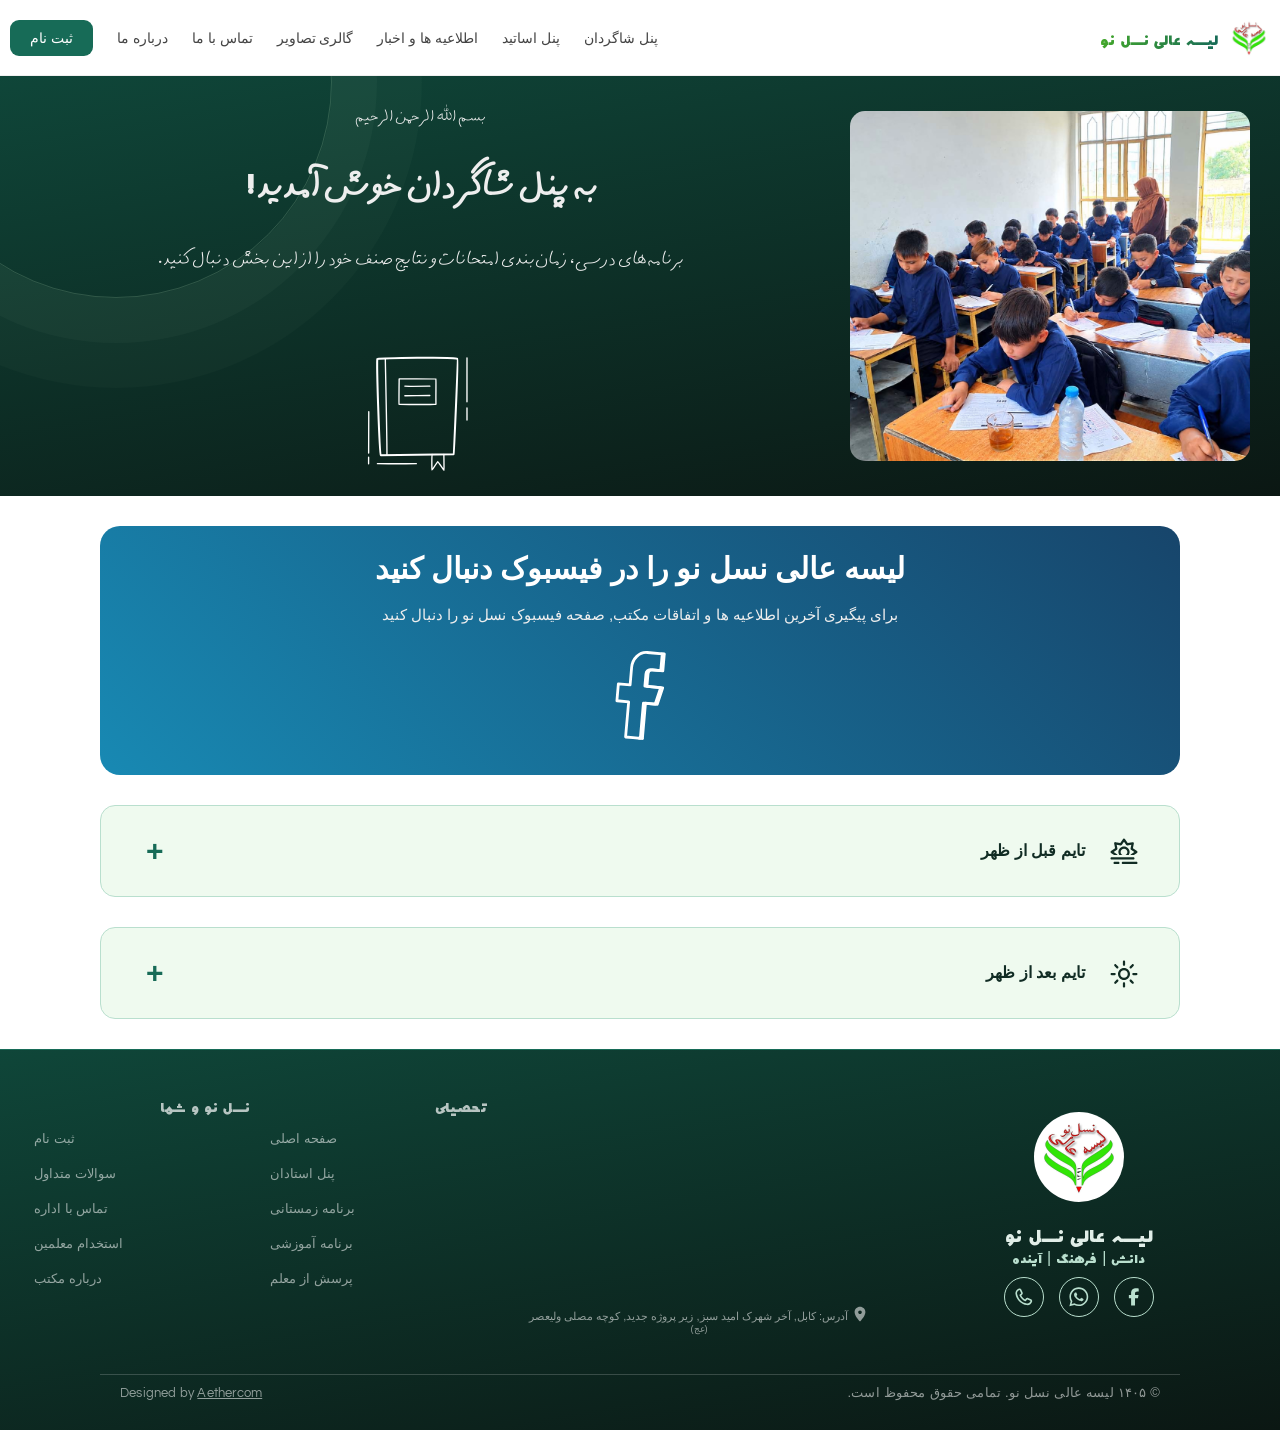
<file: student-panel.html>
<!DOCTYPE html>
<html lang="fa" dir="rtl">
    <head>
        <title>پنل شاگردان | نسل نو</title>
        <meta charset="UTF-8">
        <meta name="viewport" content="width=device-width, initial-scale=1.0">
        <meta name="description" content="هر آینده در اندیشه‌ای جوان ریشه دارد؛ ما باورمند به پرورش اندیشه‌ها، شکوفایی استعدادها و ساختن فردایی روشن هستیم.">
        <meta name="keywords" content="نسل نو, اندیشه, آگاهی, تعلیم, دانایی, مسیر نو, آینده نو">
        <meta name="author" content="Aethercom">
        <meta name="robots" content="index, follow">
        <meta name="googlebot" content="index, follow">
        <meta name="theme-color" content="#16a800">
        <meta name="color-scheme" content="light">
        <meta name="referrer" content="strict-origin-when-cross-origin">
        <meta name="generator" content="Visual Studio Code">
        <meta property="og:title" content="لیسه عالی نسل نو | مهد دانش و فرهنگ">
        <meta property="og:site_name" content="لیسه عالی نسل نو">
        <meta property="og:description" content="هر آینده در اندیشه‌ای جوان ریشه دارد؛ ما باورمند به پرورش اندیشه‌ها، شکوفایی استعدادها و ساختن فردایی روشن هستیم.">
        <meta property="og:image" content="https://Aethercom.github.io/NasleNaw/assets/icon/لوگو-مکتب.avif">
        <meta property="og:url" content="https://Aethercom.github.io/NasleNaw">
        <meta property="og:type" content="website">
        <meta property="og:locale" content="fa_AF">
        <meta name="twitter:card" content="summary">
        <meta name="twitter:title" content="لیسه عالی نسل نو">
        <meta name="twitter:description" content="هر آینده در اندیشه‌ای جوان ریشه دارد؛ ما باورمند به پرورش اندیشه‌ها، شکوفایی استعدادها و ساختن فردایی روشن هستیم.">
        <meta name="twitter:image" content="https://Aethercom.github.io/NasleNaw/assets/icon/لوگو-مکتب.avif">
        <meta name="twitter:site" content="@AethercomHub">
        <meta name="twitter:creator" content="@AethercomHub">
        <meta http-equiv="X-UA-Compatible" content="IE=edge">
        <meta name="application-name" content="نسل نو">
        <meta name="apple-mobile-web-app-capable" content="yes">
        <meta name="apple-mobile-web-app-title" content="نسل نو">
        <meta name="apple-mobile-web-app-status-bar-style" content="default">
        <meta name="mobile-web-app-capable" content="yes">
        <meta name="msapplication-TileColor" content="#b9dfce">
        <link href="css/style.css" rel="stylesheet" type="text/css">
        <link href="./favicon.ico" rel="icon" type="image/png" sizes="512x512">
        <link href="./favicon.ico" rel="apple-touch-icon" sizes="180x180">
        <link rel="preconnect" href="https://fonts.googleapis.com">
        <link rel="preconnect" href="https://fonts.gstatic.com" crossorigin>
        <link href="https://fonts.googleapis.com/css2?family=Estedad:wght@100..900&family=Questrial&display=swap" rel="stylesheet">
        <noscript>
            <div style="color: orange; text-align: center; margin: 200px auto; border: 3px solid orange; background-color: rgba(0, 0, 0, .6); position: absolute; top: 20%; z-index: 99999; width: fit-content; height: auto; right: 1%; left: 1%; font-size: 60px; padding: 5px 20px; font-weight: 900; border-radius: 10px; backdrop-filter: blur(30px); -webkit-backdrop-filter: blur(30px);">
               ⚠️ جاوا اسکریپت مرورگر خود را فعال کنید.
            </div>
        </noscript>
    </head>
    <body>
        <header>
            <a href="index.html" class="brand" aria-label="صفحه اصلی">
                <img src="assets/icon/لوگو-مکتب.avif" alt="Nasle Naw Logo">
                <span class="khandevane">لیسه عالی نسل نو</span>
            </a>
            <nav class="nav" id="site-navigation" aria-label="منوی اصلی">
                <!-- <a href="index.html" class="nav-link active">
                    صفحه اصلی
                </a> -->
                <a href="student-panel.html" class="nav-link">
                    پنل شاگردان
                </a>
                <a href="teacher-panel.html" class="nav-link">
                    پنل اساتید
                </a>
                <a href="index.html#news" class="nav-link">
                    اطلاعیه ها و اخبار
                </a>
                <a href="index.html#gallery" class="nav-link">
                    گالری تصاویر
                </a>
                <a href="index.html#contact" class="nav-link">
                    تماس با ما
                </a>
                <a href="index.html#about" class="nav-link">
                    درباره ما
                </a>
                <a href="index.html#Sabte-Naam" class="nav-link nav-sabtenaam">
                    ثبت نام
                </a>
            </nav>
            <button
                class="menu-key"
                id="menu-toggle"
                type="button"
                aria-label="باز کردن منو"
                aria-controls="site-navigation"
                aria-expanded="false"
            >
                <svg
                    class="menu-icon"
                    viewBox="0 0 24 24"
                    width="26"
                    height="26"
                    aria-hidden="true"
                >
                    <path class="menu-line line-top" d="M4 6H20"/>
                    <path class="menu-line line-middle" d="M4 12H20"/>
                    <path class="menu-line line-bottom" d="M4 18H20"/>
                </svg>
            </button>
        </header>
        <main>
            <section class="banner">
                <div class="img-banner">
                    <img src="assets/images/صنف-درسی-4.avif" alt="">
                </div>
                <div class="txt-panel-banner">
                    <span>بسم الله الرحمن الرحیم</span>
                    <h1>به پنل شاگردان خوش آمدید!</h1>
                    <p>برنامه‌های درسی، زمان‌بندی امتحانات و نتایج صنف خود را از این بخش دنبال کنید.</p>
                    <div id="book-animation"></div><div id="education-animation"></div>
                </div>
            </section>
            <a href="https://www.facebook.com/share/18wwrtZAEU/" class="normal-link">
                <div class="ad-tabligh">
                    <div class="animation-banner">
                        <div id="facebook-animation"></div>
                    </div>
                    <div class="content-banner">
                        <h1>لیسه عالی نسل نو را در فیسبوک دنبال کنید</h1>
                        <span>برای پیگیری آخرین اطلاعیه ها و اتفاقات مکتب, صفحه فیسبوک نسل نو را دنبال کنید</span>
                    </div>
                </div>
            </a>

            <article class="sonoof">
                <details class="senf-select shift">
                <summary>
                    <svg xmlns="http://www.w3.org/2000/svg" viewBox="0 0 640 640"><!--! Font Awesome Pro 7.3.1 by @fontawesome - https://fontawesome.com License - https://fontawesome.com/license (Commercial License) Copyright 2026 Fonticons, Inc. --><path fill="currentColor" d="M200 528C213.3 528 224 538.7 224 552C224 565.3 213.3 576 200 576L120 576C106.8 576 96 565.3 96 552C96 538.7 106.7 528 120 528L200 528zM584 528C597.3 528 608 538.7 608 552C608 565.3 597.3 576 584 576L296 576C282.8 576 272 565.3 272 552C272 538.7 282.7 528 296 528L584 528zM520 432C533.3 432 544 442.7 544 456C544 469.3 533.3 480 520 480L56 480C42.8 480 32 469.3 32 456C32 442.7 42.7 432 56 432L520 432zM320 32C328 32 335.4 36 339.9 42.6L398.7 130L502.1 109.8C509.9 108.3 518 110.7 523.7 116.4C529.4 122.1 531.8 130.2 530.3 138L510 241.3L597.4 300.1C604 304.5 608 312 608 320C608 328 604 335.4 597.4 339.9L531.8 384L459.8 384C460.8 377.5 464.4 371.6 470 367.8L541 320L470 272.2C462 266.8 458 257.2 459.8 247.7L476.2 163.7L392.2 180.1C382.7 181.9 373.1 177.9 367.7 169.9L319.9 98.9L272.1 169.9C266.7 177.9 257.1 181.9 247.6 180.1L163.6 163.7L180 247.7C181.8 257.2 177.8 266.8 169.8 272.2L99 320L170 367.8C175.7 371.6 179.2 377.6 180.2 384L108.2 384L42.6 339.9C36 335.4 32 328 32 320C32 312 36 304.6 42.6 300.1L130 241.3L109.8 137.9C108.3 130.1 110.7 122 116.4 116.3C122.1 110.6 130.2 108.2 138 109.7L241.3 129.9L300.1 42.5L301.9 40.2C306.4 35 313 32 320 32zM320 200C386.3 200 440 253.7 440 320C440 343.5 433.2 365.5 421.5 384L352.8 384C376.1 372.1 392 347.9 392 320C392 280.2 359.8 248 320 248C280.2 248 248 280.2 248 320C248 347.9 263.9 372.1 287.2 384L218.5 384C206.8 365.5 200 343.5 200 320C200 253.7 253.7 200 320 200z"/></svg>
                     تایم قبل از ظهر
                </summary>
                    <details class="senf-select">
                    <summary><svg xmlns="http://www.w3.org/2000/svg" viewBox="0 0 640 640"><!--! Font Awesome Pro 7.3.1 by @fontawesome - https://fontawesome.com License - https://fontawesome.com/license (Commercial License) Copyright 2026 Fonticons, Inc. --><path fill="currentColor" d="M160.5 112C173.8 112 184.5 122.7 184.5 136C184.5 149.3 173.8 160 160.5 160C147.2 160 136.5 149.3 136.5 136C136.5 122.7 147.2 112 160.5 112zM160.5 208C200.3 208 232.5 175.8 232.5 136C232.5 96.2 200.3 64 160.5 64C120.7 64 88.5 96.2 88.5 136C88.5 175.8 120.7 208 160.5 208zM160.5 224C125.9 224 93.2 240.2 72.3 267.8L13.4 345.5C5.4 356.1 7.5 371.1 18 379.1C28.5 387.1 43.6 385 51.6 374.5L97 314.7L57.7 432.4C55.3 439.7 56.5 447.8 61 454C65.5 460.2 72.8 464 80.5 464L96.5 464L96.5 552C96.5 565.3 107.2 576 120.5 576C133.8 576 144.5 565.3 144.5 552L144.5 464L176.5 464L176.5 552C176.5 565.3 187.2 576 200.5 576C213.8 576 224.5 565.3 224.5 552L224.5 464L240.5 464C248.2 464 255.5 460.3 260 454C264.5 447.7 265.7 439.7 263.3 432.4L224 314.7L269.4 374.5C277.4 385.1 292.5 387.1 303 379.1C313.5 371.1 315.6 356 307.6 345.5L248.7 267.8C227.8 240.2 195.1 224 160.5 224zM113.8 416L160.5 275.9L207.2 416L113.8 416zM456.5 136C456.5 122.7 467.2 112 480.5 112C493.8 112 504.5 122.7 504.5 136C504.5 149.3 493.8 160 480.5 160C467.2 160 456.5 149.3 456.5 136zM552.5 136C552.5 96.2 520.3 64 480.5 64C440.7 64 408.5 96.2 408.5 136C408.5 175.8 440.7 208 480.5 208C520.3 208 552.5 175.8 552.5 136zM480.5 272C486 272 491.4 272.9 496.5 274.6L496.5 400L464.5 400L464.5 274.6C469.6 272.9 475 272 480.5 272zM464.5 552L464.5 448L496.5 448L496.5 552C496.5 565.3 507.2 576 520.5 576C533.8 576 544.5 565.3 544.5 552L544.5 328.8L572.2 372.8C579.3 384 594.1 387.4 605.3 380.3C616.5 373.2 619.9 358.4 612.8 347.2L564.4 270.3C546.2 241.5 514.6 224 480.5 224C446.4 224 414.7 241.5 396.6 270.3L348.2 347.2C341.1 358.4 344.5 373.2 355.7 380.3C366.9 387.4 381.7 384 388.8 372.8L416.5 328.8L416.5 552C416.5 565.3 427.2 576 440.5 576C453.8 576 464.5 565.3 464.5 552z"/></svg> 
                        صنف آمادگی (کودکستان)</summary>
                    <details class="senf-plan">
                        <summary>برنامه تقسیم اوقات</summary>
                            <section class="w-plan" id="schedule">
                                <!-- <div class="plan-container">
                                    <div class="plan-jadval">
                                        <table>
                                            <thead>
                                                <tr dir="ltr">
                                                    <th>روز / ساعت</th>
                                                    <th>13:00 - 13:30</th>
                                                    <th>13:30 - 14:00</th>
                                                    <th>14:00 - 14:30</th>
                                                    <th class="break">14:30 - 15:00</th>
                                                    <th>15:00 - 15:30</th>
                                                    <th>15:30 - 16:00</th>
                                                    <th>16:00 - 16:30</th>
                                                </tr>
                                            </thead>

                                            <tbody>

                                                <tr>
                                                    <th>شنبه</th>
                                                    <td>کیمیا</td>
                                                    <td>ریاضی</td>
                                                    <td>کمپیور</td>
                                                    <td class="break">تفریح</td>
                                                    <td>پشتو</td>
                                                    <td>جیولوجی</td>
                                                    <td>تاریخ</td>
                                                </tr>
                                                <tr>
                                                    <th>یکشنبه</th>
                                                    <td>ریاضی</td>
                                                    <td>دری</td>
                                                    <td>تاریخ</td>
                                                    <td class="break">تفریح</td>
                                                    <td>فزیک</td>
                                                    <td>دینی</td>
                                                    <td>تفسیر</td>
                                                </tr>
                                                <tr>
                                                    <th>دوشنبه</th>
                                                    <td>کیمیا</td>
                                                    <td>فزیک</td>
                                                    <td>جغرافیا</td>
                                                    <td class="break">تفریح</td>
                                                    <td>ریاضی</td>
                                                    <td>پشتو</td>
                                                    <td>انگلیسی</td>
                                                </tr>
                                                <tr>
                                                    <th>سه‌شنبه</th>
                                                    <td>ریاضی</td>
                                                    <td>انگلیسی</td>
                                                    <td>فزیک</td>
                                                    <td class="break">تفریح</td>
                                                    <td>بیولوژی</td>
                                                    <td>جغرافیا</td>
                                                    <td>کمپیوتر</td>
                                                </tr>
                                                <tr>
                                                    <th>چهارشنبه</th>
                                                    <td>تفسیر</td>
                                                    <td>دری</td>
                                                    <td>بیولوژی</td>
                                                    <td class="break">تفریح</td>
                                                    <td>دینی</td>
                                                    <td>ورزش</td>
                                                    <td>ریاضی</td>
                                                </tr>
                                                <tr>
                                                    <th>پنچشنبه</th>
                                                    <td>کیمیا</td>
                                                    <td>جیولوجی</td>
                                                    <td>تفسیر</td>
                                                    <td class="break">تفریح</td>
                                                    <td>دینی</td>
                                                    <td>ریاضی</td>
                                                    <td>دری</td>
                                                </tr>
                                            </tbody>
                                        </table>
                                    </div>
                                </div> -->
                            </section>
                    </details>
                </details>
                <details class="senf-select">
                    <summary><svg xmlns="http://www.w3.org/2000/svg" viewBox="0 0 640 640"><!--! Font Awesome Pro 7.3.1 by @fontawesome - https://fontawesome.com License - https://fontawesome.com/license (Commercial License) Copyright 2026 Fonticons, Inc. --><path fill="currentColor" d="M216 96C202.7 96 192 106.7 192 120C192 133.3 202.7 144 216 144L296 144L296 496L216 496C202.7 496 192 506.7 192 520C192 533.3 202.7 544 216 544L424 544C437.3 544 448 533.3 448 520C448 506.7 437.3 496 424 496L344 496L344 120C344 106.7 333.3 96 320 96L216 96z"/></svg>
                         صنف اول</summary>
                    <details class="senf-plan">
                        <summary>برنامه تقسیم اوقات</summary>
                            <section class="w-plan" id="schedule">
                                <div class="plan-container">
                                    <div class="plan-jadval">
                                        <table>
                                            <thead>
                                                <tr dir="ltr">
                                                    <th>روز / ساعت</th>
                                                    <th>13:00 - 13:30</th>
                                                    <th>13:30 - 14:00</th>
                                                    <th>14:00 - 14:30</th>
                                                    <th class="break">14:30 - 15:00</th>
                                                    <th>15:00 - 15:30</th>
                                                    <th>15:30 - 16:00</th>
                                                    <th>16:00 - 16:30</th>
                                                </tr>
                                            </thead>

                                            <tbody>

                                                <tr>
                                                    <th>شنبه</th>
                                                    <td>کیمیا</td>
                                                    <td>ریاضی</td>
                                                    <td>کمپیور</td>
                                                    <td class="break">تفریح</td>
                                                    <td>پشتو</td>
                                                    <td>جیولوجی</td>
                                                    <td>تاریخ</td>
                                                </tr>
                                                <tr>
                                                    <th>یکشنبه</th>
                                                    <td>ریاضی</td>
                                                    <td>دری</td>
                                                    <td>تاریخ</td>
                                                    <td class="break">تفریح</td>
                                                    <td>فزیک</td>
                                                    <td>دینی</td>
                                                    <td>تفسیر</td>
                                                </tr>
                                                <tr>
                                                    <th>دوشنبه</th>
                                                    <td>کیمیا</td>
                                                    <td>فزیک</td>
                                                    <td>جغرافیا</td>
                                                    <td class="break">تفریح</td>
                                                    <td>ریاضی</td>
                                                    <td>پشتو</td>
                                                    <td>انگلیسی</td>
                                                </tr>
                                                <tr>
                                                    <th>سه‌شنبه</th>
                                                    <td>ریاضی</td>
                                                    <td>انگلیسی</td>
                                                    <td>فزیک</td>
                                                    <td class="break">تفریح</td>
                                                    <td>بیولوژی</td>
                                                    <td>جغرافیا</td>
                                                    <td>کمپیوتر</td>
                                                </tr>
                                                <tr>
                                                    <th>چهارشنبه</th>
                                                    <td>تفسیر</td>
                                                    <td>دری</td>
                                                    <td>بیولوژی</td>
                                                    <td class="break">تفریح</td>
                                                    <td>دینی</td>
                                                    <td>ورزش</td>
                                                    <td>ریاضی</td>
                                                </tr>
                                                <tr>
                                                    <th>پنچشنبه</th>
                                                    <td>کیمیا</td>
                                                    <td>جیولوجی</td>
                                                    <td>تفسیر</td>
                                                    <td class="break">تفریح</td>
                                                    <td>دینی</td>
                                                    <td>ریاضی</td>
                                                    <td>دری</td>
                                                </tr>
                                            </tbody>
                                        </table>
                                    </div>
                                </div>
                            </section>
                    </details>
                    <details class="senf-plan">
                        <summary>برنامه امتحانات</summary>
                        <div class="w-plan">
                            <div class="plan-container">
                            <div class="plan-jadval">
                            <section class="exam-schedule">
    <div class="exam-container">
        <div class="exam-table-wrapper">
            <table class="exam-table">
                <thead>
                    <tr>
                        <th>ردیف</th>
                        <th>روز</th>
                        <th>تاریخ</th>
                        <th>مضمون</th>
                        <th>ممتحن</th>
                        <th>ممیز</th>
                    </tr>
                </thead>
                <tbody>
                    <tr>
                        <td>1</td>
                        <td>یک‌شنبه</td>
                        <td>01/قوس</td>
                        <td>دینی</td>
                        <td>حسینی</td>
                        <td>مقدم</td>
                    </tr>
                    <tr>
                        <td>2</td>
                        <td>دو شنبه</td>
                        <td>02/قوس</td>
                        <td>حل مشکل</td>
                        <td>حسینی</td>
                        <td>ندارد</td>
                    </tr>
                    <tr>
                        <td>3</td>
                        <td>سه شنبه</td>
                        <td>03/قوس</td>
                        <td>انگلیسی</td>
                        <td>حسینی</td>
                        <td>مقدم</td>
                    </tr>
                    <tr>
                        <td>4</td>
                        <td>چهار شنبه</td>
                        <td>04/قوس</td>
                        <td>خوانش</td>
                        <td>حسینی</td>
                        <td>مقدم</td>
                    </tr>
                    <tr>
                        <td>5</td>
                        <td>پنج شنبه</td>
                        <td>05/قوس</td>
                        <td>کامپیوتر</td>
                        <td>حسینی</td>
                        <td>مقدم</td>
                    </tr>
                    <tr>
                        <td>6</td>
                        <td>شـنبه</td>
                        <td>07/قوس</td>
                        <td>ریاضی</td>
                        <td>حسینی</td>
                        <td>مقدم</td>
                    </tr>
                    <tr>
                        <td>7</td>
                        <td>یک‌شنبه</td>
                        <td>08/قوس</td>
                        <td>حل مشکل</td>
                        <td>حسینی</td>
                        <td>ندارد</td>
                    </tr>
                    <tr>
                        <td>8</td>
                        <td>دو شنبه</td>
                        <td>09/قوس</td>
                        <td>نگارش</td>
                        <td>حسینی</td>
                        <td>مقدم</td>
                    </tr>
                    <tr>
                        <td>9</td>
                        <td>سه شنبه</td>
                        <td>10/قوس</td>
                        <td>رسم و خط</td>
                        <td>حسینی</td>
                        <td>مقدم</td>
                    </tr>
                    <tr>
                        <td>10</td>
                        <td>چهار شنبه</td>
                        <td>11/قوس</td>
                        <td>حل مشکل</td>
                        <td>حسینی</td>
                        <td>ندارد</td>
                    </tr>
                    <tr>
                        <td>11</td>
                        <td>پنج شنبه</td>
                        <td>12/قوس</td>
                        <td>دری</td>
                        <td>حسینی</td>
                        <td>مقدم</td>
                    </tr>
                    <tr>
                        <td>12</td>
                        <td>شـنبه</td>
                        <td>14/قوس</td>
                        <td>قرانکریم</td>
                        <td>حسینی</td>
                        <td>مقدم</td>
                    </tr>
                    <tr>
                        <td>13</td>
                        <td>یک‌شنبه</td>
                        <td>15/قوس</td>
                        <td>سپورت و تهذیب</td>
                        <td>حسینی</td>
                        <td>مقدم</td>
                    </tr>
                    <tr>
                        <td>14</td>
                        <td>دو شنبه</td>
                        <td>16/قوس</td>
                        <td></td>
                        <td></td>
                        <td></td>
                    </tr>
                    <tr>
                        <td>15</td>
                        <td>سه شنبه</td>
                        <td>17/قوس</td>
                        <td></td>
                        <td></td>
                        <td></td>
                    </tr>
                    <tr>
                        <td>16</td>
                        <td>چهار شنبه</td>
                        <td>18/قوس</td>
                        <td></td>
                        <td></td>
                        <td></td>
                    </tr>
                </tbody>
            </table>
        </div>
    </div>
</section>
                            </div>
                        </div>

                        </div>
                    </details>
                    <details class="senf-plan">
                        <summary>نتایج آخرین امتحانات</summary>
                        <div class="w-plan">
                        <div class="amaade-nist">
                            <h1>این بخش فعلا دردسترس نیست!</h1>
                            <span>درحال حاضر نتیجه ای دردسترس نیست.</span>
                        </div>
                    </div>
                    </details>
                </details>

                <details class="senf-select">
                    <summary><svg xmlns="http://www.w3.org/2000/svg" viewBox="0 0 640 640"><!--! Font Awesome Pro 7.3.1 by @fontawesome - https://fontawesome.com License - https://fontawesome.com/license (Commercial License) Copyright 2026 Fonticons, Inc. --><path fill="currentColor" d="M176 128C176 114.7 186.7 104 200 104L386.9 104C442.8 104 488 149.3 488 205.1C488 245.6 463.9 282.1 426.7 298.1L271 364.8C232.8 381.2 208 418.8 208 460.4L208 496L456 496C469.3 496 480 506.7 480 520C480 533.3 469.3 544 456 544L184 544C170.7 544 160 533.3 160 520L160 460.4C160 399.6 196.2 344.6 252.1 320.7L407.8 254C427.3 245.6 440 226.4 440 205.2C440 175.9 416.2 152.1 386.9 152.1L200 152C186.7 152 176 141.3 176 128z"/></svg>
                         صنف دوم</summary>
                    <details class="senf-plan">
                        <summary>برنامه تقسیم اوقات</summary>
                            <section class="w-plan" id="schedule">
                                <div class="plan-container">
                                    <div class="plan-jadval">
                                        <table>
                                            <thead>
                                                <tr dir="ltr">
                                                    <th>روز / ساعت</th>
                                                    <th>13:00 - 13:30</th>
                                                    <th>13:30 - 14:00</th>
                                                    <th>14:00 - 14:30</th>
                                                    <th class="break">14:30 - 15:00</th>
                                                    <th>15:00 - 15:30</th>
                                                    <th>15:30 - 16:00</th>
                                                    <th>16:00 - 16:30</th>
                                                </tr>
                                            </thead>

                                            <tbody>

                                                <tr>
                                                    <th>شنبه</th>
                                                    <td>کیمیا</td>
                                                    <td>ریاضی</td>
                                                    <td>کمپیور</td>
                                                    <td class="break">تفریح</td>
                                                    <td>پشتو</td>
                                                    <td>جیولوجی</td>
                                                    <td>تاریخ</td>
                                                </tr>
                                                <tr>
                                                    <th>یکشنبه</th>
                                                    <td>ریاضی</td>
                                                    <td>دری</td>
                                                    <td>تاریخ</td>
                                                    <td class="break">تفریح</td>
                                                    <td>فزیک</td>
                                                    <td>دینی</td>
                                                    <td>تفسیر</td>
                                                </tr>
                                                <tr>
                                                    <th>دوشنبه</th>
                                                    <td>کیمیا</td>
                                                    <td>فزیک</td>
                                                    <td>جغرافیا</td>
                                                    <td class="break">تفریح</td>
                                                    <td>ریاضی</td>
                                                    <td>پشتو</td>
                                                    <td>انگلیسی</td>
                                                </tr>
                                                <tr>
                                                    <th>سه‌شنبه</th>
                                                    <td>ریاضی</td>
                                                    <td>انگلیسی</td>
                                                    <td>فزیک</td>
                                                    <td class="break">تفریح</td>
                                                    <td>بیولوژی</td>
                                                    <td>جغرافیا</td>
                                                    <td>کمپیوتر</td>
                                                </tr>
                                                <tr>
                                                    <th>چهارشنبه</th>
                                                    <td>تفسیر</td>
                                                    <td>دری</td>
                                                    <td>بیولوژی</td>
                                                    <td class="break">تفریح</td>
                                                    <td>دینی</td>
                                                    <td>ورزش</td>
                                                    <td>ریاضی</td>
                                                </tr>
                                                <tr>
                                                    <th>پنچشنبه</th>
                                                    <td>کیمیا</td>
                                                    <td>جیولوجی</td>
                                                    <td>تفسیر</td>
                                                    <td class="break">تفریح</td>
                                                    <td>دینی</td>
                                                    <td>ریاضی</td>
                                                    <td>دری</td>
                                                </tr>
                                            </tbody>
                                        </table>
                                    </div>
                                </div>
                            </section>
                    </details>
                    <details class="senf-plan">
                        <summary>برنامه امتحانات</summary>
                        <div class="w-plan">
                            <div class="plan-container">
                            <div class="plan-jadval">
                            <section class="exam-schedule">
    <div class="exam-container">
        <div class="exam-table-wrapper">
            <table class="exam-table">
                <thead>
                    <tr>
                        <th>ردیف</th>
                        <th>روز</th>
                        <th>تاریخ</th>
                        <th>مضمون</th>
                        <th>ممتحن</th>
                        <th>ممیز</th>
                    </tr>
                </thead>
                <tbody>
                    <tr>
                        <td>1</td>
                        <td>یک‌شنبه</td>
                        <td>01/قوس</td>
                        <td>دینی</td>
                        <td>حسینی</td>
                        <td>رحیمی</td>
                    </tr>
                    <tr>
                        <td>2</td>
                        <td>دو شنبه</td>
                        <td>02/قوس</td>
                        <td>حل مشکل</td>
                        <td>حسینی</td>
                        <td>ندارد</td>
                    </tr>
                    <tr>
                        <td>3</td>
                        <td>سه شنبه</td>
                        <td>03/قوس</td>
                        <td>انگلیسی</td>
                        <td>حسینی</td>
                        <td>رحیمی</td>
                    </tr>
                    <tr>
                        <td>4</td>
                        <td>چهار شنبه</td>
                        <td>04/قوس</td>
                        <td>خوانش</td>
                        <td>حسینی</td>
                        <td>رحیمی</td>
                    </tr>
                    <tr>
                        <td>5</td>
                        <td>پنج شنبه</td>
                        <td>05/قوس</td>
                        <td>کامپیوتر</td>
                        <td>حسینی</td>
                        <td>رحیمی</td>
                    </tr>
                    <tr>
                        <td>6</td>
                        <td>شـنبه</td>
                        <td>07/قوس</td>
                        <td>ریاضی</td>
                        <td>حسینی</td>
                        <td>رحیمی</td>
                    </tr>
                    <tr>
                        <td>7</td>
                        <td>یک‌شنبه</td>
                        <td>08/قوس</td>
                        <td>حل مشکل</td>
                        <td>حسینی</td>
                        <td>ندارد</td>
                    </tr>
                    <tr>
                        <td>8</td>
                        <td>دو شنبه</td>
                        <td>09/قوس</td>
                        <td>نگارش</td>
                        <td>حسینی</td>
                        <td>رحیمی</td>
                    </tr>
                    <tr>
                        <td>9</td>
                        <td>سه شنبه</td>
                        <td>10/قوس</td>
                        <td>رسم و خط</td>
                        <td>حسینی</td>
                        <td>رحیمی</td>
                    </tr>
                    <tr>
                        <td>10</td>
                        <td>چهار شنبه</td>
                        <td>11/قوس</td>
                        <td>حل مشکل</td>
                        <td>حسینی</td>
                        <td>ندارد</td>
                    </tr>
                    <tr>
                        <td>11</td>
                        <td>پنج شنبه</td>
                        <td>12/قوس</td>
                        <td>دری</td>
                        <td>حسینی</td>
                        <td>رحیمی</td>
                    </tr>
                    <tr>
                        <td>12</td>
                        <td>شـنبه</td>
                        <td>14/قوس</td>
                        <td>قرانکریم</td>
                        <td>حسینی</td>
                        <td>رحیمی</td>
                    </tr>
                    <tr>
                        <td>13</td>
                        <td>یک‌شنبه</td>
                        <td>15/قوس</td>
                        <td>سپورت و تهذیب</td>
                        <td>حسینی</td>
                        <td>رحیمی</td>
                    </tr>
                    <tr>
                        <td>14</td>
                        <td>دو شنبه</td>
                        <td>16/قوس</td>
                        <td></td>
                        <td></td>
                        <td></td>
                    </tr>
                    <tr>
                        <td>15</td>
                        <td>سه شنبه</td>
                        <td>17/قوس</td>
                        <td></td>
                        <td></td>
                        <td></td>
                    </tr>
                    <tr>
                        <td>16</td>
                        <td>چهار شنبه</td>
                        <td>18/قوس</td>
                        <td></td>
                        <td></td>
                        <td></td>
                    </tr>
                </tbody>
            </table>
        </div>
    </div>
</section>
                            </div>
                        </div>
                        
                        </div>
                    </details>
                    <details class="senf-plan">
                        <summary>نتایج آخرین امتحانات</summary>
                        <div class="w-plan">
                        <div class="amaade-nist">
                            <h1>این بخش فعلا دردسترس نیست!</h1>
                            <span>درحال حاضر نتیجه ای دردسترس نیست.</span>
                        </div>
                    </div>
                    </details>
                </details>
                
                <details class="senf-select">
                    <summary><svg xmlns="http://www.w3.org/2000/svg" viewBox="0 0 640 640"><!--! Font Awesome Pro 7.3.1 by @fontawesome - https://fontawesome.com License - https://fontawesome.com/license (Commercial License) Copyright 2026 Fonticons, Inc. --><path fill="currentColor" d="M232 344C218.7 344 208 333.3 208 320C208 306.7 218.7 296 232 296L356 296C398 296 432 262 432 220C432 178 398 144 356 144L184 144C170.7 144 160 133.3 160 120C160 106.7 170.7 96 184 96L356 96C424.5 96 480 151.5 480 220C480 261 460.1 297.4 429.3 320C460 342.6 480 379 480 420C480 488.5 424.5 544 356 544L184 544C170.7 544 160 533.3 160 520C160 506.7 170.7 496 184 496L356 496C398 496 432 462 432 420C432 378 398 344 356 344L232 344z"/></svg> 
                        صنف سوم</summary>
                    <details class="senf-plan">
                        <summary>برنامه تقسیم اوقات</summary>
                            <section class="w-plan" id="schedule">
                                <div class="plan-container">
                                    <div class="plan-jadval">
                                        <table>
                                            <thead>
                                                <tr dir="ltr">
                                                    <th>روز / ساعت</th>
                                                    <th>13:00 - 13:30</th>
                                                    <th>13:30 - 14:00</th>
                                                    <th>14:00 - 14:30</th>
                                                    <th class="break">14:30 - 15:00</th>
                                                    <th>15:00 - 15:30</th>
                                                    <th>15:30 - 16:00</th>
                                                    <th>16:00 - 16:30</th>
                                                </tr>
                                            </thead>

                                            <tbody>

                                                <tr>
                                                    <th>شنبه</th>
                                                    <td>کیمیا</td>
                                                    <td>ریاضی</td>
                                                    <td>کمپیور</td>
                                                    <td class="break">تفریح</td>
                                                    <td>پشتو</td>
                                                    <td>جیولوجی</td>
                                                    <td>تاریخ</td>
                                                </tr>
                                                <tr>
                                                    <th>یکشنبه</th>
                                                    <td>ریاضی</td>
                                                    <td>دری</td>
                                                    <td>تاریخ</td>
                                                    <td class="break">تفریح</td>
                                                    <td>فزیک</td>
                                                    <td>دینی</td>
                                                    <td>تفسیر</td>
                                                </tr>
                                                <tr>
                                                    <th>دوشنبه</th>
                                                    <td>کیمیا</td>
                                                    <td>فزیک</td>
                                                    <td>جغرافیا</td>
                                                    <td class="break">تفریح</td>
                                                    <td>ریاضی</td>
                                                    <td>پشتو</td>
                                                    <td>انگلیسی</td>
                                                </tr>
                                                <tr>
                                                    <th>سه‌شنبه</th>
                                                    <td>ریاضی</td>
                                                    <td>انگلیسی</td>
                                                    <td>فزیک</td>
                                                    <td class="break">تفریح</td>
                                                    <td>بیولوژی</td>
                                                    <td>جغرافیا</td>
                                                    <td>کمپیوتر</td>
                                                </tr>
                                                <tr>
                                                    <th>چهارشنبه</th>
                                                    <td>تفسیر</td>
                                                    <td>دری</td>
                                                    <td>بیولوژی</td>
                                                    <td class="break">تفریح</td>
                                                    <td>دینی</td>
                                                    <td>ورزش</td>
                                                    <td>ریاضی</td>
                                                </tr>
                                                <tr>
                                                    <th>پنچشنبه</th>
                                                    <td>کیمیا</td>
                                                    <td>جیولوجی</td>
                                                    <td>تفسیر</td>
                                                    <td class="break">تفریح</td>
                                                    <td>دینی</td>
                                                    <td>ریاضی</td>
                                                    <td>دری</td>
                                                </tr>
                                            </tbody>
                                        </table>
                                    </div>
                                </div>
                            </section>
                    </details>
                    <details class="senf-plan">
                        <summary>برنامه امتحانات</summary>
                        <div class="w-plan">
                            <div class="plan-container">
                            <div class="plan-jadval">
                            <section class="exam-schedule">
    <div class="exam-container">
        <div class="exam-table-wrapper">
            <table class="exam-table">
                <thead>
                    <tr>
                        <th>ردیف</th>
                        <th>روز</th>
                        <th>تاریخ</th>
                        <th>مضمون</th>
                        <th>ممتحن</th>
                        <th>ممیز</th>
                    </tr>
                </thead>
                <tbody>
                    <tr>
                        <td>1</td>
                        <td>یک‌شنبه</td>
                        <td>01/قوس</td>
                        <td>دینی</td>
                        <td>رحیمی</td>
                        <td>حسینی</td>
                    </tr>
                    <tr>
                        <td>2</td>
                        <td>دو شنبه</td>
                        <td>02/قوس</td>
                        <td>حل مشکل</td>
                        <td>رحیمی</td>
                        <td>ندارد</td>
                    </tr>
                    <tr>
                        <td>3</td>
                        <td>سه شنبه</td>
                        <td>03/قوس</td>
                        <td>انگلیسی</td>
                        <td>رحیمی</td>
                        <td>حسینی</td>
                    </tr>
                    <tr>
                        <td>4</td>
                        <td>چهار شنبه</td>
                        <td>04/قوس</td>
                        <td>خوانش</td>
                        <td>رحیمی</td>
                        <td>حسینی</td>
                    </tr>
                    <tr>
                        <td>5</td>
                        <td>پنج شنبه</td>
                        <td>05/قوس</td>
                        <td>کامپیوتر</td>
                        <td>رحیمی</td>
                        <td>حسینی</td>
                    </tr>
                    <tr>
                        <td>6</td>
                        <td>شـنبه</td>
                        <td>07/قوس</td>
                        <td>ریاضی</td>
                        <td>رحیمی</td>
                        <td>حسینی</td>
                    </tr>
                    <tr>
                        <td>7</td>
                        <td>یک‌شنبه</td>
                        <td>08/قوس</td>
                        <td>حل مشکل</td>
                        <td>رحیمی</td>
                        <td>ندارد</td>
                    </tr>
                    <tr>
                        <td>8</td>
                        <td>دو شنبه</td>
                        <td>09/قوس</td>
                        <td>نگارش</td>
                        <td>رحیمی</td>
                        <td>حسینی</td>
                    </tr>
                    <tr>
                        <td>9</td>
                        <td>سه شنبه</td>
                        <td>10/قوس</td>
                        <td>رسم و خط</td>
                        <td>رحیمی</td>
                        <td>حسینی</td>
                    </tr>
                    <tr>
                        <td>10</td>
                        <td>چهار شنبه</td>
                        <td>11/قوس</td>
                        <td>حل مشکل</td>
                        <td>رحیمی</td>
                        <td>ندارد</td>
                    </tr>
                    <tr>
                        <td>11</td>
                        <td>پنج شنبه</td>
                        <td>12/قوس</td>
                        <td>دری</td>
                        <td>رحیمی</td>
                        <td>حسینی</td>
                    </tr>
                    <tr>
                        <td>12</td>
                        <td>شـنبه</td>
                        <td>14/قوس</td>
                        <td>قرانکریم</td>
                        <td>رحیمی</td>
                        <td>حسینی</td>
                    </tr>
                    <tr>
                        <td>13</td>
                        <td>یک‌شنبه</td>
                        <td>15/قوس</td>
                        <td>سپورت و تهذیب</td>
                        <td>رحیمی</td>
                        <td>حسینی</td>
                    </tr>
                    <tr>
                        <td>14</td>
                        <td>دو شنبه</td>
                        <td>16/قوس</td>
                        <td></td>
                        <td></td>
                        <td></td>
                    </tr>
                    <tr>
                        <td>15</td>
                        <td>سه شنبه</td>
                        <td>17/قوس</td>
                        <td></td>
                        <td></td>
                        <td></td>
                    </tr>
                    <tr>
                        <td>16</td>
                        <td>چهار شنبه</td>
                        <td>18/قوس</td>
                        <td></td>
                        <td></td>
                        <td></td>
                    </tr>
                </tbody>
            </table>
        </div>
    </div>
</section>
                            </div>
                        </div>
                        
                        </div>
                    </details>
                    <details class="senf-plan">
                        <summary>نتایج آخرین امتحانات</summary>
                        <div class="w-plan">
                        <div class="amaade-nist">
                            <h1>این بخش فعلا دردسترس نیست!</h1>
                            <span>درحال حاضر نتیجه ای دردسترس نیست.</span>
                        </div>
                    </div>
                    </details>
                </details>

                    <details class="senf-select">
                        <summary><svg xmlns="http://www.w3.org/2000/svg" viewBox="0 0 640 640"><!--! Font Awesome Pro 7.3.1 by @fontawesome - https://fontawesome.com License - https://fontawesome.com/license (Commercial License) Copyright 2026 Fonticons, Inc. --><path fill="currentColor" d="M448 120C448 106.7 437.3 96 424 96C410.7 96 400 106.7 400 120L400 368L192 368C183.2 368 176 360.8 176 352L176 120C176 106.7 165.3 96 152 96C138.7 96 128 106.7 128 120L128 352C128 387.3 156.7 416 192 416L400 416L400 520C400 533.3 410.7 544 424 544C437.3 544 448 533.3 448 520L448 416L488 416C501.3 416 512 405.3 512 392C512 378.7 501.3 368 488 368L448 368L448 120z"/></svg> 
                            صنف چهارم</summary>
                        <details class="senf-plan">
                            <summary>برنامه تقسیم اوقات</summary>
                            <section class="w-plan" id="schedule">
                                <div class="plan-container">
                                    <div class="plan-jadval">
                                        <table>
                                            <thead>
                                                <tr dir="ltr">
                                                    <th>روز / ساعت</th>
                                                    <th>13:00 - 13:30</th>
                                                    <th>13:30 - 14:00</th>
                                                    <th>14:00 - 14:30</th>
                                                    <th class="break">14:30 - 15:00</th>
                                                    <th>15:00 - 15:30</th>
                                                    <th>15:30 - 16:00</th>
                                                    <th>16:00 - 16:30</th>
                                                </tr>
                                            </thead>

                                            <tbody>

                                                <tr>
                                                    <th>شنبه</th>
                                                    <td>کیمیا</td>
                                                    <td>ریاضی</td>
                                                    <td>کمپیور</td>
                                                    <td class="break">تفریح</td>
                                                    <td>پشتو</td>
                                                    <td>جیولوجی</td>
                                                    <td>تاریخ</td>
                                                </tr>
                                                <tr>
                                                    <th>یکشنبه</th>
                                                    <td>ریاضی</td>
                                                    <td>دری</td>
                                                    <td>تاریخ</td>
                                                    <td class="break">تفریح</td>
                                                    <td>فزیک</td>
                                                    <td>دینی</td>
                                                    <td>تفسیر</td>
                                                </tr>
                                                <tr>
                                                    <th>دوشنبه</th>
                                                    <td>کیمیا</td>
                                                    <td>فزیک</td>
                                                    <td>جغرافیا</td>
                                                    <td class="break">تفریح</td>
                                                    <td>ریاضی</td>
                                                    <td>پشتو</td>
                                                    <td>انگلیسی</td>
                                                </tr>
                                                <tr>
                                                    <th>سه‌شنبه</th>
                                                    <td>ریاضی</td>
                                                    <td>انگلیسی</td>
                                                    <td>فزیک</td>
                                                    <td class="break">تفریح</td>
                                                    <td>بیولوژی</td>
                                                    <td>جغرافیا</td>
                                                    <td>کمپیوتر</td>
                                                </tr>
                                                <tr>
                                                    <th>چهارشنبه</th>
                                                    <td>تفسیر</td>
                                                    <td>دری</td>
                                                    <td>بیولوژی</td>
                                                    <td class="break">تفریح</td>
                                                    <td>دینی</td>
                                                    <td>ورزش</td>
                                                    <td>ریاضی</td>
                                                </tr>
                                                <tr>
                                                    <th>پنچشنبه</th>
                                                    <td>کیمیا</td>
                                                    <td>جیولوجی</td>
                                                    <td>تفسیر</td>
                                                    <td class="break">تفریح</td>
                                                    <td>دینی</td>
                                                    <td>ریاضی</td>
                                                    <td>دری</td>
                                                </tr>
                                            </tbody>
                                        </table>
                                    </div>
                                </div>
                            </section>
                        </details>
                        <details class="senf-plan">
                        <summary>برنامه امتحانات</summary>
                        <div class="w-plan">
                            <div class="plan-container">
                            <div class="plan-jadval">
                            <section class="exam-schedule">
    <div class="exam-container">
        <div class="exam-table-wrapper">
            <table class="exam-table">
                <thead>
                    <tr>
                        <th>ردیف</th>
                        <th>روز</th>
                        <th>تاریخ</th>
                        <th>مضمون</th>
                        <th>ممتحن</th>
                        <th>ممیز</th>
                    </tr>
                </thead>
                <tbody>
                    <tr>
                        <td>1</td>
                        <td>یک‌شنبه</td>
                        <td>01/قوس</td>
                        <td>دینی</td>
                        <td>اصغری</td>
                        <td>محسنی</td>
                    </tr>
                    <tr>
                        <td>2</td>
                        <td>دو شنبه</td>
                        <td>02/قوس</td>
                        <td>قرانکریم</td>
                        <td>حیدری</td>
                        <td>محسنی</td>
                    </tr>
                    <tr>
                        <td>3</td>
                        <td>سه شنبه</td>
                        <td>03/قوس</td>
                        <td>اجتماعی</td>
                        <td>حیدری</td>
                        <td>حسینی</td>
                    </tr>
                    <tr>
                        <td>4</td>
                        <td>چهار شنبه</td>
                        <td>04/قوس</td>
                        <td>نگارش</td>
                        <td>اصغری</td>
                        <td>حسینی</td>
                    </tr>
                    <tr>
                        <td>5</td>
                        <td>پنج شنبه</td>
                        <td>05/قوس</td>
                        <td>پشتو</td>
                        <td>اصغری</td>
                        <td>حسینی</td>
                    </tr>
                    <tr>
                        <td>6</td>
                        <td>شـنبه</td>
                        <td>07/قوس</td>
                        <td>ریاضی</td>
                        <td>محسنی</td>
                        <td>اصغری</td>
                    </tr>
                    <tr>
                        <td>7</td>
                        <td>یک‌شنبه</td>
                        <td>08/قوس</td>
                        <td>سپورت</td>
                        <td>حسینی</td>
                        <td>حیدری</td>
                    </tr>
                    <tr>
                        <td>8</td>
                        <td>دو شنبه</td>
                        <td>09/قوس</td>
                        <td>انگلیسی</td>
                        <td>محسنی</td>
                        <td>اصغری</td>
                    </tr>
                    <tr>
                        <td>9</td>
                        <td>سه شنبه</td>
                        <td>10/قوس</td>
                        <td>رسم و خط</td>
                        <td>حیدری</td>
                        <td>اصغری</td>
                    </tr>
                    <tr>
                        <td>10</td>
                        <td>چهار شنبه</td>
                        <td>11/قوس</td>
                        <td>دری</td>
                        <td>اصغری</td>
                        <td>محسنی</td>
                    </tr>
                    <tr>
                        <td>11</td>
                        <td>پنج شنبه</td>
                        <td>12/قوس</td>
                        <td>ساینس</td>
                        <td>حسینی</td>
                        <td>حیدری</td>
                    </tr>
                    <tr>
                        <td>12</td>
                        <td>شـنبه</td>
                        <td>14/قوس</td>
                        <td>کامپیوتر</td>
                        <td>حیدری</td>
                        <td>اصغری</td>
                    </tr>
                    <tr>
                        <td>13</td>
                        <td>یک‌شنبه</td>
                        <td>15/قوس</td>
                        <td>تهذیب</td>
                        <td>اصغری</td>
                        <td>حسینی</td>
                    </tr>
                    <tr>
                        <td>14</td>
                        <td>دو شنبه</td>
                        <td>16/قوس</td>
                        <td></td>
                        <td></td>
                        <td></td>
                    </tr>
                    <tr>
                        <td>15</td>
                        <td>سه شنبه</td>
                        <td>17/قوس</td>
                        <td></td>
                        <td></td>
                        <td></td>
                    </tr>
                    <tr>
                        <td>16</td>
                        <td>چهار شنبه</td>
                        <td>18/قوس</td>
                        <td></td>
                        <td></td>
                        <td></td>
                    </tr>
                </tbody>
            </table>
        </div>
    </div>
</section>
                            </div>
                        </div>
                        
                        </div>
                    </details>
                    <details class="senf-plan">
                        <summary>نتایج آخرین امتحانات</summary>
                        <div class="w-plan">
                        <div class="amaade-nist">
                            <h1>این بخش فعلا دردسترس نیست!</h1>
                            <span>درحال حاضر نتیجه ای دردسترس نیست.</span>
                        </div>
                    </div>
                    </details>
                    </details>
                    
                    <details class="senf-select">
                        <summary><svg xmlns="http://www.w3.org/2000/svg" viewBox="0 0 640 640"><!--! Font Awesome Pro 7.3.1 by @fontawesome - https://fontawesome.com License - https://fontawesome.com/license (Commercial License) Copyright 2026 Fonticons, Inc. --><path fill="currentColor" d="M160 120C160 106.7 170.7 96 184 96L424 96C437.3 96 448 106.7 448 120C448 133.3 437.3 144 424 144L208 144L208 272L344 272C419.1 272 480 332.9 480 408C480 483.1 419.1 544 344 544L184 544C170.7 544 160 533.3 160 520C160 506.7 170.7 496 184 496L344 496C392.6 496 432 456.6 432 408C432 359.4 392.6 320 344 320L184 320C170.7 320 160 309.3 160 296L160 120z"/></svg> 
                            صنف پنجم</summary>
                        <details class="senf-plan">
                            <summary>برنامه تقسیم اوقات</summary>
                            <section class="w-plan" id="schedule">
                                <div class="plan-container">
                                    <div class="plan-jadval">
                                        <table>
                                            <thead>
                                                <tr dir="ltr">
                                                    <th>روز / ساعت</th>
                                                    <th>13:00 - 13:30</th>
                                                    <th>13:30 - 14:00</th>
                                                    <th>14:00 - 14:30</th>
                                                    <th class="break">14:30 - 15:00</th>
                                                    <th>15:00 - 15:30</th>
                                                    <th>15:30 - 16:00</th>
                                                    <th>16:00 - 16:30</th>
                                                </tr>
                                            </thead>

                                            <tbody>

                                                <tr>
                                                    <th>شنبه</th>
                                                    <td>کیمیا</td>
                                                    <td>ریاضی</td>
                                                    <td>کمپیور</td>
                                                    <td class="break">تفریح</td>
                                                    <td>پشتو</td>
                                                    <td>جیولوجی</td>
                                                    <td>تاریخ</td>
                                                </tr>
                                                <tr>
                                                    <th>یکشنبه</th>
                                                    <td>ریاضی</td>
                                                    <td>دری</td>
                                                    <td>تاریخ</td>
                                                    <td class="break">تفریح</td>
                                                    <td>فزیک</td>
                                                    <td>دینی</td>
                                                    <td>تفسیر</td>
                                                </tr>
                                                <tr>
                                                    <th>دوشنبه</th>
                                                    <td>کیمیا</td>
                                                    <td>فزیک</td>
                                                    <td>جغرافیا</td>
                                                    <td class="break">تفریح</td>
                                                    <td>ریاضی</td>
                                                    <td>پشتو</td>
                                                    <td>انگلیسی</td>
                                                </tr>
                                                <tr>
                                                    <th>سه‌شنبه</th>
                                                    <td>ریاضی</td>
                                                    <td>انگلیسی</td>
                                                    <td>فزیک</td>
                                                    <td class="break">تفریح</td>
                                                    <td>بیولوژی</td>
                                                    <td>جغرافیا</td>
                                                    <td>کمپیوتر</td>
                                                </tr>
                                                <tr>
                                                    <th>چهارشنبه</th>
                                                    <td>تفسیر</td>
                                                    <td>دری</td>
                                                    <td>بیولوژی</td>
                                                    <td class="break">تفریح</td>
                                                    <td>دینی</td>
                                                    <td>ورزش</td>
                                                    <td>ریاضی</td>
                                                </tr>
                                                <tr>
                                                    <th>پنچشنبه</th>
                                                    <td>کیمیا</td>
                                                    <td>جیولوجی</td>
                                                    <td>تفسیر</td>
                                                    <td class="break">تفریح</td>
                                                    <td>دینی</td>
                                                    <td>ریاضی</td>
                                                    <td>دری</td>
                                                </tr>
                                            </tbody>
                                        </table>
                                    </div>
                                </div>
                            </section>
                        </details>
                        <details class="senf-plan">
                        <summary>برنامه امتحانات</summary>
                        <div class="w-plan">
                            <div class="plan-container">
                            <div class="plan-jadval">
                            <section class="exam-schedule">
    <h3>تقسیم اوقات امتحانات صنف پنجم دخترانه</h3>
    <div class="exam-container">
        <div class="exam-table-wrapper">
            <table class="exam-table">
                <thead>
                    <tr>
                        <th>ردیف</th>
                        <th>روز</th>
                        <th>تاریخ</th>
                        <th>مضمون</th>
                        <th>ممتحن</th>
                        <th>ممیز</th>
                    </tr>
                </thead>
                <tbody>
                    <tr>
                        <td>1</td>
                        <td>یک‌شنبه</td>
                        <td>01/قوس</td>
                        <td>اجتماعی</td>
                        <td>حیدری</td>
                        <td>رفعت</td>
                    </tr>
                    <tr>
                        <td>2</td>
                        <td>دو شنبه</td>
                        <td>02/قوس</td>
                        <td>نگارش</td>
                        <td>اصغری</td>
                        <td>رفعت</td>
                    </tr>
                    <tr>
                        <td>3</td>
                        <td>سه شنبه</td>
                        <td>03/قوس</td>
                        <td>ساینس</td>
                        <td>حسینی</td>
                        <td>رفعت</td>
                    </tr>
                    <tr>
                        <td>4</td>
                        <td>چهار شنبه</td>
                        <td>04/قوس</td>
                        <td>رسم و خط</td>
                        <td>حیدری</td>
                        <td>رفعت</td>
                    </tr>
                    <tr>
                        <td>5</td>
                        <td>پنج شنبه</td>
                        <td>05/قوس</td>
                        <td>سپورت</td>
                        <td>حسینی</td>
                        <td>رفعت</td>
                    </tr>
                    <tr>
                        <td>6</td>
                        <td>شـنبه</td>
                        <td>07/قوس</td>
                        <td>پشتو</td>
                        <td>اصغری</td>
                        <td>رفعت</td>
                    </tr>
                    <tr>
                        <td>7</td>
                        <td>یک‌شنبه</td>
                        <td>08/قوس</td>
                        <td>قرانکریم</td>
                        <td>حیدری</td>
                        <td>رفعت</td>
                    </tr>
                    <tr>
                        <td>8</td>
                        <td>دو شنبه</td>
                        <td>09/قوس</td>
                        <td>دری</td>
                        <td>اصغری</td>
                        <td>رفعت</td>
                    </tr>
                    <tr>
                        <td>9</td>
                        <td>سه شنبه</td>
                        <td>10/قوس</td>
                        <td>انگلیسی</td>
                        <td>محسنی</td>
                        <td>رفعت</td>
                    </tr>
                    <tr>
                        <td>10</td>
                        <td>چهار شنبه</td>
                        <td>11/قوس</td>
                        <td>کامپیوتر</td>
                        <td>حیدری</td>
                        <td>رفعت</td>
                    </tr>
                    <tr>
                        <td>11</td>
                        <td>پنج شنبه</td>
                        <td>12/قوس</td>
                        <td>دینی</td>
                        <td>اصغری</td>
                        <td>رفعت</td>
                    </tr>
                    <tr>
                        <td>12</td>
                        <td>شـنبه</td>
                        <td>14/قوس</td>
                        <td>ریاضی</td>
                        <td>محسنی</td>
                        <td>رفعت</td>
                    </tr>
                    <tr>
                        <td>13</td>
                        <td>یک‌شنبه</td>
                        <td>15/قوس</td>
                        <td>تهذیب</td>
                        <td>حیدری</td>
                        <td>رفعت</td>
                    </tr>
                    <tr>
                        <td>14</td>
                        <td>دو شنبه</td>
                        <td>16/قوس</td>
                        <td></td>
                        <td></td>
                        <td></td>
                    </tr>
                    <tr>
                        <td>15</td>
                        <td>سه شنبه</td>
                        <td>17/قوس</td>
                        <td></td>
                        <td></td>
                        <td></td>
                    </tr>
                    <tr>
                        <td>16</td>
                        <td>چهار شنبه</td>
                        <td>18/قوس</td>
                        <td></td>
                        <td></td>
                        <td></td>
                    </tr>
                </tbody>
            </table>
        </div>
    </div>
</section>
                            </div>
                        </div>
                        
                        </div>
                    </details>
                    <details class="senf-plan">
                        <summary>نتایج آخرین امتحانات</summary>
                        <div class="w-plan">
                        <div class="amaade-nist">
                            <h1>این بخش فعلا دردسترس نیست!</h1>
                            <span>درحال حاضر نتیجه ای دردسترس نیست.</span>
                        </div>
                    </div>
                    </details>
                    </details>

                    <details class="senf-select">
                    <summary><svg xmlns="http://www.w3.org/2000/svg" viewBox="0 0 640 640"><!--! Font Awesome Pro 7.3.1 by @fontawesome - https://fontawesome.com License - https://fontawesome.com/license (Commercial License) Copyright 2026 Fonticons, Inc. --><path fill="currentColor" d="M392 96C405.3 96 416 106.7 416 120C416 133.3 405.3 144 392 144L288 144C235 144 192 187 192 240L192 304.3C215.7 284.2 246.4 272 280 272L344 272C419.1 272 480 332.9 480 408C480 483.1 419.1 544 344 544L280 544C204.9 544 144 483.1 144 408C144 406.1 144 404.2 144.1 402.4C144 401.6 144 400.8 144 400L144 240C144 160.5 208.5 96 288 96L392 96zM192 408C192 456.6 231.4 496 280 496L344 496C392.6 496 432 456.6 432 408C432 359.4 392.6 320 344 320L280 320C231.4 320 192 359.4 192 408z"/></svg> 
                        صنف ششم</summary>
                    <details class="senf-plan">
                        <summary>برنامه تقسیم اوقات</summary>
                            <section class="w-plan" id="schedule">
                                <div class="plan-container">
                                    <div class="plan-jadval">
                                        <table>
                                            <thead>
                                                <tr dir="ltr">
                                                    <th>روز / ساعت</th>
                                                    <th>13:00 - 13:30</th>
                                                    <th>13:30 - 14:00</th>
                                                    <th>14:00 - 14:30</th>
                                                    <th class="break">14:30 - 15:00</th>
                                                    <th>15:00 - 15:30</th>
                                                    <th>15:30 - 16:00</th>
                                                    <th>16:00 - 16:30</th>
                                                </tr>
                                            </thead>

                                            <tbody>

                                                <tr>
                                                    <th>شنبه</th>
                                                    <td>کیمیا</td>
                                                    <td>ریاضی</td>
                                                    <td>کمپیور</td>
                                                    <td class="break">تفریح</td>
                                                    <td>پشتو</td>
                                                    <td>جیولوجی</td>
                                                    <td>تاریخ</td>
                                                </tr>
                                                <tr>
                                                    <th>یکشنبه</th>
                                                    <td>ریاضی</td>
                                                    <td>دری</td>
                                                    <td>تاریخ</td>
                                                    <td class="break">تفریح</td>
                                                    <td>فزیک</td>
                                                    <td>دینی</td>
                                                    <td>تفسیر</td>
                                                </tr>
                                                <tr>
                                                    <th>دوشنبه</th>
                                                    <td>کیمیا</td>
                                                    <td>فزیک</td>
                                                    <td>جغرافیا</td>
                                                    <td class="break">تفریح</td>
                                                    <td>ریاضی</td>
                                                    <td>پشتو</td>
                                                    <td>انگلیسی</td>
                                                </tr>
                                                <tr>
                                                    <th>سه‌شنبه</th>
                                                    <td>ریاضی</td>
                                                    <td>انگلیسی</td>
                                                    <td>فزیک</td>
                                                    <td class="break">تفریح</td>
                                                    <td>بیولوژی</td>
                                                    <td>جغرافیا</td>
                                                    <td>کمپیوتر</td>
                                                </tr>
                                                <tr>
                                                    <th>چهارشنبه</th>
                                                    <td>تفسیر</td>
                                                    <td>دری</td>
                                                    <td>بیولوژی</td>
                                                    <td class="break">تفریح</td>
                                                    <td>دینی</td>
                                                    <td>ورزش</td>
                                                    <td>ریاضی</td>
                                                </tr>
                                                <tr>
                                                    <th>پنچشنبه</th>
                                                    <td>کیمیا</td>
                                                    <td>جیولوجی</td>
                                                    <td>تفسیر</td>
                                                    <td class="break">تفریح</td>
                                                    <td>دینی</td>
                                                    <td>ریاضی</td>
                                                    <td>دری</td>
                                                </tr>
                                            </tbody>
                                        </table>
                                    </div>
                                </div>
                            </section>
                    </details>
                    <details class="senf-plan">
                        <summary>برنامه امتحانات</summary>
                        <div class="w-plan">
                            <div class="plan-container">
                            <div class="plan-jadval">
                                <section class="exam-schedule">
    <div class="exam-container">
        <div class="exam-table-wrapper">
            <table class="exam-table">
                <thead>
                    <tr>
                        <th>ردیف</th>
                        <th>روز</th>
                        <th>تاریخ</th>
                        <th>مضمون</th>
                        <th>ممتحن</th>
                        <th>ممیز</th>
                    </tr>
                </thead>
                <tbody>
                    <tr>
                        <td>1</td>
                        <td>یک‌شنبه</td>
                        <td>01/قوس</td>
                        <td>ریاضی</td>
                        <td>محسنی</td>
                        <td>حسینی</td>
                    </tr>
                    <tr>
                        <td>2</td>
                        <td>دو شنبه</td>
                        <td>02/قوس</td>
                        <td>رسم و خط</td>
                        <td>حیدری</td>
                        <td>حسینی</td>
                    </tr>
                    <tr>
                        <td>3</td>
                        <td>سه شنبه</td>
                        <td>03/قوس</td>
                        <td>پشتو</td>
                        <td>اصغری</td>
                        <td>محسنی</td>
                    </tr>
                    <tr>
                        <td>4</td>
                        <td>چهار شنبه</td>
                        <td>04/قوس</td>
                        <td>سپورت</td>
                        <td>حسینی</td>
                        <td>محسنی</td>
                    </tr>
                    <tr>
                        <td>5</td>
                        <td>پنج شنبه</td>
                        <td>05/قوس</td>
                        <td>اجتماعی</td>
                        <td>حیدری</td>
                        <td>محسنی</td>
                    </tr>
                    <tr>
                        <td>6</td>
                        <td>شـنبه</td>
                        <td>07/قوس</td>
                        <td>کامپیوتر</td>
                        <td>حیدری</td>
                        <td>حسینی</td>
                    </tr>
                    <tr>
                        <td>7</td>
                        <td>یک‌شنبه</td>
                        <td>08/قوس</td>
                        <td>نگارش</td>
                        <td>اصغری</td>
                        <td>محسنی</td>
                    </tr>
                    <tr>
                        <td>8</td>
                        <td>دو شنبه</td>
                        <td>09/قوس</td>
                        <td>ساینس</td>
                        <td>حسینی</td>
                        <td>حیدری</td>
                    </tr>
                    <tr>
                        <td>9</td>
                        <td>سه شنبه</td>
                        <td>10/قوس</td>
                        <td>دینی</td>
                        <td>اصغری</td>
                        <td>حسینی</td>
                    </tr>
                    <tr>
                        <td>10</td>
                        <td>چهار شنبه</td>
                        <td>11/قوس</td>
                        <td>انگلیسی</td>
                        <td>محسنی</td>
                        <td>حسینی</td>
                    </tr>
                    <tr>
                        <td>11</td>
                        <td>پنج شنبه</td>
                        <td>12/قوس</td>
                        <td>قرانکریم</td>
                        <td>حیدری</td>
                        <td>محسنی</td>
                    </tr>
                    <tr>
                        <td>12</td>
                        <td>شـنبه</td>
                        <td>14/قوس</td>
                        <td>دری</td>
                        <td>اصغری</td>
                        <td>حسینی</td>
                    </tr>
                    <tr>
                        <td>13</td>
                        <td>یک‌شنبه</td>
                        <td>15/قوس</td>
                        <td>تهذیب</td>
                        <td>حسینی</td>
                        <td>محسنی</td>
                    </tr>
                    <tr>
                        <td>14</td>
                        <td>دو شنبه</td>
                        <td>16/قوس</td>
                        <td></td>
                        <td></td>
                        <td></td>
                    </tr>
                    <tr>
                        <td>15</td>
                        <td>سه شنبه</td>
                        <td>17/قوس</td>
                        <td></td>
                        <td></td>
                        <td></td>
                    </tr>
                    <tr>
                        <td>16</td>
                        <td>چهار شنبه</td>
                        <td>18/قوس</td>
                        <td></td>
                        <td></td>
                        <td></td>
                    </tr>
                </tbody>
            </table>
        </div>
    </div>
</section>
                            </div>
                        </div>
                        
                        </div>
                    </details>
                    <details class="senf-plan">
                        <summary>نتایج آخرین امتحانات</summary>
                        <div class="w-plan">
                        <div class="amaade-nist">
                            <h1>این بخش فعلا دردسترس نیست!</h1>
                            <span>درحال حاضر نتیجه ای دردسترس نیست.</span>
                        </div>
                    </div>
                    </details>
                    </details></details>
            </article>

            <article class="sonoof">
            <details class="senf-select shift">
                <summary>
                    <svg xmlns="http://www.w3.org/2000/svg" viewBox="0 0 640 640"><!--! Font Awesome Pro 7.3.1 by @fontawesome - https://fontawesome.com License - https://fontawesome.com/license (Commercial License) Copyright 2026 Fonticons, Inc. --><path fill="currentColor" d="M320 496C333.3 496 344 506.7 344 520L344 584C344 597.3 333.3 608 320 608C306.7 608 296 597.3 296 584L296 520C296 506.7 306.7 496 320 496zM161.6 444.4C171 435 186.2 435 195.6 444.4C205 453.8 205 469 195.6 478.4L150.3 523.7C140.9 533.1 125.7 533.1 116.4 523.7C107.1 514.3 107 499.1 116.4 489.8L161.6 444.5zM444.4 444.4C453.8 435 469 435 478.4 444.4L523.7 489.7C533.1 499.1 533.1 514.3 523.7 523.6C514.3 532.9 499.1 533 489.8 523.6L444.5 478.3C435.1 468.9 435.1 453.7 444.5 444.3zM320 448C249.3 448 192 390.7 192 320C192 249.3 249.3 192 320 192C390.7 192 448 249.3 448 320C448 390.7 390.7 448 320 448zM320 240C275.8 240 240 275.8 240 320C240 364.2 275.8 400 320 400C364.2 400 400 364.2 400 320C400 275.8 364.2 240 320 240zM120 296C133.3 296 144 306.7 144 320C144 333.3 133.3 344 120 344L56 344C42.7 344 32 333.3 32 320C32 306.7 42.7 296 56 296L120 296zM584 296C597.3 296 608 306.7 608 320C608 333.3 597.3 344 584 344L520 344C506.7 344 496 333.3 496 320C496 306.7 506.7 296 520 296L584 296zM116.3 116.3C125.7 106.9 140.9 106.9 150.2 116.3L195.5 161.5C204.9 170.9 204.9 186.1 195.5 195.5C186.1 204.9 170.9 204.9 161.5 195.5L116.3 150.3C106.9 140.9 106.9 125.7 116.3 116.4zM489.7 116.3C499.1 106.9 514.3 106.9 523.6 116.3C532.9 125.7 533 140.9 523.6 150.2L478.3 195.5C468.9 204.9 453.7 204.9 444.3 195.5C434.9 186.1 434.9 170.9 444.3 161.5L489.6 116.3zM320 32C333.3 32 344 42.7 344 56L344 120C344 133.3 333.3 144 320 144C306.7 144 296 133.3 296 120L296 56C296 42.7 306.7 32 320 32z"/></svg> 
                    تایم بعد از ظهر</summary>
                <details class="senf-select">
                    <summary><svg xmlns="http://www.w3.org/2000/svg" viewBox="0 0 640 640"><!--! Font Awesome Pro 7.3.1 by @fontawesome - https://fontawesome.com License - https://fontawesome.com/license (Commercial License) Copyright 2026 Fonticons, Inc. --><path fill="currentColor" d="M160.5 112C173.8 112 184.5 122.7 184.5 136C184.5 149.3 173.8 160 160.5 160C147.2 160 136.5 149.3 136.5 136C136.5 122.7 147.2 112 160.5 112zM160.5 208C200.3 208 232.5 175.8 232.5 136C232.5 96.2 200.3 64 160.5 64C120.7 64 88.5 96.2 88.5 136C88.5 175.8 120.7 208 160.5 208zM160.5 224C125.9 224 93.2 240.2 72.3 267.8L13.4 345.5C5.4 356.1 7.5 371.1 18 379.1C28.5 387.1 43.6 385 51.6 374.5L97 314.7L57.7 432.4C55.3 439.7 56.5 447.8 61 454C65.5 460.2 72.8 464 80.5 464L96.5 464L96.5 552C96.5 565.3 107.2 576 120.5 576C133.8 576 144.5 565.3 144.5 552L144.5 464L176.5 464L176.5 552C176.5 565.3 187.2 576 200.5 576C213.8 576 224.5 565.3 224.5 552L224.5 464L240.5 464C248.2 464 255.5 460.3 260 454C264.5 447.7 265.7 439.7 263.3 432.4L224 314.7L269.4 374.5C277.4 385.1 292.5 387.1 303 379.1C313.5 371.1 315.6 356 307.6 345.5L248.7 267.8C227.8 240.2 195.1 224 160.5 224zM113.8 416L160.5 275.9L207.2 416L113.8 416zM456.5 136C456.5 122.7 467.2 112 480.5 112C493.8 112 504.5 122.7 504.5 136C504.5 149.3 493.8 160 480.5 160C467.2 160 456.5 149.3 456.5 136zM552.5 136C552.5 96.2 520.3 64 480.5 64C440.7 64 408.5 96.2 408.5 136C408.5 175.8 440.7 208 480.5 208C520.3 208 552.5 175.8 552.5 136zM480.5 272C486 272 491.4 272.9 496.5 274.6L496.5 400L464.5 400L464.5 274.6C469.6 272.9 475 272 480.5 272zM464.5 552L464.5 448L496.5 448L496.5 552C496.5 565.3 507.2 576 520.5 576C533.8 576 544.5 565.3 544.5 552L544.5 328.8L572.2 372.8C579.3 384 594.1 387.4 605.3 380.3C616.5 373.2 619.9 358.4 612.8 347.2L564.4 270.3C546.2 241.5 514.6 224 480.5 224C446.4 224 414.7 241.5 396.6 270.3L348.2 347.2C341.1 358.4 344.5 373.2 355.7 380.3C366.9 387.4 381.7 384 388.8 372.8L416.5 328.8L416.5 552C416.5 565.3 427.2 576 440.5 576C453.8 576 464.5 565.3 464.5 552z"/></svg> 
                        صنف آمادگی (کودکستان)</summary>
                    <details class="senf-plan">
                        <summary>برنامه تقسیم اوقات</summary>
                            <!-- <section class="w-plan" id="schedule">
                                <div class="plan-container">
                                    <div class="plan-jadval">
                                        <table>
                                            <thead>
                                                <tr dir="ltr">
                                                    <th>روز / ساعت</th>
                                                    <th>13:00 - 13:30</th>
                                                    <th>13:30 - 14:00</th>
                                                    <th>14:00 - 14:30</th>
                                                    <th class="break">14:30 - 15:00</th>
                                                    <th>15:00 - 15:30</th>
                                                    <th>15:30 - 16:00</th>
                                                    <th>16:00 - 16:30</th>
                                                </tr>
                                            </thead>

                                            <tbody>

                                                <tr>
                                                    <th>شنبه</th>
                                                    <td>کیمیا</td>
                                                    <td>ریاضی</td>
                                                    <td>کمپیور</td>
                                                    <td class="break">تفریح</td>
                                                    <td>پشتو</td>
                                                    <td>جیولوجی</td>
                                                    <td>تاریخ</td>
                                                </tr>
                                                <tr>
                                                    <th>یکشنبه</th>
                                                    <td>ریاضی</td>
                                                    <td>دری</td>
                                                    <td>تاریخ</td>
                                                    <td class="break">تفریح</td>
                                                    <td>فزیک</td>
                                                    <td>دینی</td>
                                                    <td>تفسیر</td>
                                                </tr>
                                                <tr>
                                                    <th>دوشنبه</th>
                                                    <td>کیمیا</td>
                                                    <td>فزیک</td>
                                                    <td>جغرافیا</td>
                                                    <td class="break">تفریح</td>
                                                    <td>ریاضی</td>
                                                    <td>پشتو</td>
                                                    <td>انگلیسی</td>
                                                </tr>
                                                <tr>
                                                    <th>سه‌شنبه</th>
                                                    <td>ریاضی</td>
                                                    <td>انگلیسی</td>
                                                    <td>فزیک</td>
                                                    <td class="break">تفریح</td>
                                                    <td>بیولوژی</td>
                                                    <td>جغرافیا</td>
                                                    <td>کمپیوتر</td>
                                                </tr>
                                                <tr>
                                                    <th>چهارشنبه</th>
                                                    <td>تفسیر</td>
                                                    <td>دری</td>
                                                    <td>بیولوژی</td>
                                                    <td class="break">تفریح</td>
                                                    <td>دینی</td>
                                                    <td>ورزش</td>
                                                    <td>ریاضی</td>
                                                </tr>
                                                <tr>
                                                    <th>پنچشنبه</th>
                                                    <td>کیمیا</td>
                                                    <td>جیولوجی</td>
                                                    <td>تفسیر</td>
                                                    <td class="break">تفریح</td>
                                                    <td>دینی</td>
                                                    <td>ریاضی</td>
                                                    <td>دری</td>
                                                </tr>
                                            </tbody>
                                        </table>
                                    </div>
                                </div>
                            </section> -->
                    </details>
                </details>
                <details class="senf-select">
                    <summary><svg xmlns="http://www.w3.org/2000/svg" viewBox="0 0 640 640"><!--! Font Awesome Pro 7.3.1 by @fontawesome - https://fontawesome.com License - https://fontawesome.com/license (Commercial License) Copyright 2026 Fonticons, Inc. --><path fill="currentColor" d="M216 96C202.7 96 192 106.7 192 120C192 133.3 202.7 144 216 144L296 144L296 496L216 496C202.7 496 192 506.7 192 520C192 533.3 202.7 544 216 544L424 544C437.3 544 448 533.3 448 520C448 506.7 437.3 496 424 496L344 496L344 120C344 106.7 333.3 96 320 96L216 96z"/></svg>
                         صنف اول</summary>
                    <details class="senf-plan">
                        <summary>برنامه تقسیم اوقات</summary>
                            <section class="w-plan" id="schedule">
                                <div class="plan-container">
                                    <div class="plan-jadval">
                                        <table>
                                            <thead>
                                                <tr dir="ltr">
                                                    <th>روز / ساعت</th>
                                                    <th>13:00 - 13:30</th>
                                                    <th>13:30 - 14:00</th>
                                                    <th>14:00 - 14:30</th>
                                                    <th class="break">14:30 - 15:00</th>
                                                    <th>15:00 - 15:30</th>
                                                    <th>15:30 - 16:00</th>
                                                    <th>16:00 - 16:30</th>
                                                </tr>
                                            </thead>

                                            <tbody>

                                                <tr>
                                                    <th>شنبه</th>
                                                    <td>قرآن کریم</td>
                                                    <td>دینیات</td>
                                                    <td>خوانش</td>
                                                    <td class="break">تفریح</td>
                                                    <td>انگلیسی</td>
                                                    <td>ریاضی</td>
                                                    <td>دری</td>
                                                </tr>
                                                <tr>
                                                    <th>یکشنبه</th>
                                                    <td>قرآن کریم</td>
                                                    <td>ریاضی</td>
                                                    <td>دری</td>
                                                    <td class="break">تفریح</td>
                                                    <td>رسم و خط</td>
                                                    <td>کمپیوتر</td>
                                                    <td>دینیات</td>
                                                </tr>
                                                <tr>
                                                    <th>دوشنبه</th>
                                                    <td>ریاضی</td>
                                                    <td>قرآن کریم</td>
                                                    <td>رسم و خط</td>
                                                    <td class="break">تفریح</td>
                                                    <td>کمپیوتر</td>
                                                    <td>انگلیسی</td>
                                                    <td>دری</td>
                                                </tr>
                                                <tr>
                                                    <th>سه‌شنبه</th>
                                                    <td>قرآن کریم</td>
                                                    <td>نگارش</td>
                                                    <td>دری</td>
                                                    <td class="break">تفریح</td>
                                                    <td>انگلیسی</td>
                                                    <td>دینیات</td>
                                                    <td>ریاضی</td>
                                                </tr>
                                                <tr>
                                                    <th>چهارشنبه</th>
                                                    <td>نگارش</td>
                                                    <td>خوانش</td>
                                                    <td>دینیات</td>
                                                    <td class="break">تفریح</td>
                                                    <td>دری</td>
                                                    <td>ریاضی</td>
                                                    <td>سپورت</td>
                                                </tr>
                                                <tr>
                                                    <th>پنچشنبه</th>
                                                    <td>دینیات</td>
                                                    <td>خوانش</td>
                                                    <td>ریاضی</td>
                                                    <td class="break">تفریح</td>
                                                    <td>نگارش</td>
                                                    <td>قرآن کریم</td>
                                                    <td>دری</td>
                                                </tr>
                                            </tbody>
                                        </table>
                                    </div>
                                </div>
                            </section>
                    </details>
                    <details class="senf-plan">
                        <summary>برنامه امتحانات</summary>
                        <div class="w-plan">
                            <div class="plan-container">
                            <div class="plan-jadval">
                                <section class="exam-schedule">
    <div class="exam-container">
        <div class="exam-table-wrapper">
            <table class="exam-table">
                <thead>
                    <tr>
                        <th>ردیف</th>
                        <th>روز</th>
                        <th>تاریخ</th>
                        <th>مضمون</th>
                        <th>ممتحن</th>
                        <th>ممیز</th>
                    </tr>
                </thead>
                <tbody>
                    <tr>
                        <td>1</td>
                        <td>یک‌شنبه</td>
                        <td>01/قوس</td>
                        <td>دینی</td>
                        <td>حسن زاده</td>
                        <td>حسینی</td>
                    </tr>
                    <tr>
                        <td>2</td>
                        <td>دو شنبه</td>
                        <td>02/قوس</td>
                        <td>حل مشکل</td>
                        <td>حسن زاده</td>
                        <td>ندارد</td>
                    </tr>
                    <tr>
                        <td>3</td>
                        <td>سه شنبه</td>
                        <td>03/قوس</td>
                        <td>انگلیسی</td>
                        <td>حسن زاده</td>
                        <td>حسینی</td>
                    </tr>
                    <tr>
                        <td>4</td>
                        <td>چهار شنبه</td>
                        <td>04/قوس</td>
                        <td>خوانش</td>
                        <td>حسن زاده</td>
                        <td>حسینی</td>
                    </tr>
                    <tr>
                        <td>5</td>
                        <td>پنج شنبه</td>
                        <td>05/قوس</td>
                        <td>کامپیوتر</td>
                        <td>حسن زاده</td>
                        <td>حسینی</td>
                    </tr>
                    <tr>
                        <td>6</td>
                        <td>شـنبه</td>
                        <td>07/قوس</td>
                        <td>ریاضی</td>
                        <td>حسن زاده</td>
                        <td>حسینی</td>
                    </tr>
                    <tr>
                        <td>7</td>
                        <td>یک‌شنبه</td>
                        <td>08/قوس</td>
                        <td>حل مشکل</td>
                        <td>حسن زاده</td>
                        <td>ندارد</td>
                    </tr>
                    <tr>
                        <td>8</td>
                        <td>دو شنبه</td>
                        <td>09/قوس</td>
                        <td>نگارش</td>
                        <td>حسن زاده</td>
                        <td>حسینی</td>
                    </tr>
                    <tr>
                        <td>9</td>
                        <td>سه شنبه</td>
                        <td>10/قوس</td>
                        <td>رسم و خط</td>
                        <td>حسن زاده</td>
                        <td>حسینی</td>
                    </tr>
                    <tr>
                        <td>10</td>
                        <td>چهار شنبه</td>
                        <td>11/قوس</td>
                        <td>حل مشکل</td>
                        <td>حسن زاده</td>
                        <td>ندارد</td>
                    </tr>
                    <tr>
                        <td>11</td>
                        <td>پنج شنبه</td>
                        <td>12/قوس</td>
                        <td>دری</td>
                        <td>حسن زاده</td>
                        <td>حسینی</td>
                    </tr>
                    <tr>
                        <td>12</td>
                        <td>شـنبه</td>
                        <td>14/قوس</td>
                        <td>قرانکریم</td>
                        <td>حسن زاده</td>
                        <td>حسینی</td>
                    </tr>
                    <tr>
                        <td>13</td>
                        <td>یک‌شنبه</td>
                        <td>15/قوس</td>
                        <td>سپورت و تهذیب</td>
                        <td>حسن زاده</td>
                        <td>حسینی</td>
                    </tr>
                    <tr>
                        <td>14</td>
                        <td>دو شنبه</td>
                        <td>16/قوس</td>
                        <td></td>
                        <td></td>
                        <td></td>
                    </tr>
                    <tr>
                        <td>15</td>
                        <td>سه شنبه</td>
                        <td>17/قوس</td>
                        <td></td>
                        <td></td>
                        <td></td>
                    </tr>
                    <tr>
                        <td>16</td>
                        <td>چهار شنبه</td>
                        <td>18/قوس</td>
                        <td></td>
                        <td></td>
                        <td></td>
                    </tr>
                </tbody>
            </table>
        </div>
    </div>
</section>
                            </div>
                        </div>
                        
                        </div>
                    </details>
                    <details class="senf-plan">
                        <summary>نتایج آخرین امتحانات</summary>
                        <div class="w-plan">
                        <div class="amaade-nist">
                            <h1>این بخش فعلا دردسترس نیست!</h1>
                            <span>درحال حاضر نتیجه ای دردسترس نیست.</span>
                        </div>
                    </div>
                    </details>
                </details>

                <details class="senf-select">
                    <summary><svg xmlns="http://www.w3.org/2000/svg" viewBox="0 0 640 640"><!--! Font Awesome Pro 7.3.1 by @fontawesome - https://fontawesome.com License - https://fontawesome.com/license (Commercial License) Copyright 2026 Fonticons, Inc. --><path fill="currentColor" d="M176 128C176 114.7 186.7 104 200 104L386.9 104C442.8 104 488 149.3 488 205.1C488 245.6 463.9 282.1 426.7 298.1L271 364.8C232.8 381.2 208 418.8 208 460.4L208 496L456 496C469.3 496 480 506.7 480 520C480 533.3 469.3 544 456 544L184 544C170.7 544 160 533.3 160 520L160 460.4C160 399.6 196.2 344.6 252.1 320.7L407.8 254C427.3 245.6 440 226.4 440 205.2C440 175.9 416.2 152.1 386.9 152.1L200 152C186.7 152 176 141.3 176 128z"/></svg>
                         صنف دوم</summary>
                    <details class="senf-plan">
                        <summary>برنامه تقسیم اوقات</summary>
                            <section class="w-plan" id="schedule">
                                <div class="plan-container">
                                    <div class="plan-jadval">
                                        <table>
                                            <thead>
                                                <tr dir="ltr">
                                                    <th>روز / ساعت</th>
                                                    <th>13:00 - 13:30</th>
                                                    <th>13:30 - 14:00</th>
                                                    <th>14:00 - 14:30</th>
                                                    <th class="break">14:30 - 15:00</th>
                                                    <th>15:00 - 15:30</th>
                                                    <th>15:30 - 16:00</th>
                                                    <th>16:00 - 16:30</th>
                                                </tr>
                                            </thead>

                                            <tbody>

                                                <tr>
                                                    <th>شنبه</th>
                                                    <td>رسم و خط</td>
                                                    <td>دینیات</td>
                                                    <td>دری</td>
                                                    <td class="break">تفریح</td>
                                                    <td>ریاضی</td>
                                                    <td>کمپیوتر</td>
                                                    <td>انگلیسی</td>
                                                </tr>
                                                <tr>
                                                    <th>یکشنبه</th>
                                                    <td>نگارش</td>
                                                    <td>دینیات</td>
                                                    <td>دری</td>
                                                    <td class="break">تفریح</td>
                                                    <td>انگلیسی</td>
                                                    <td>ریاضی</td>
                                                    <td>قرآن کریم</td>
                                                </tr>
                                                <tr>
                                                    <th>دوشنبه</th>
                                                    <td>خوانش</td>
                                                    <td>ریاضی</td>
                                                    <td>قرآن کریم</td>
                                                    <td class="break">تفریح</td>
                                                    <td>نگارش</td>
                                                    <td>دری</td>
                                                    <td>دینیات</td>
                                                </tr>
                                                <tr>
                                                    <th>سه‌شنبه</th>
                                                    <td>دری</td>
                                                    <td>ریاضی</td>
                                                    <td>انگلیسی</td>
                                                    <td class="break">تفریح</td>
                                                    <td>خوانش</td>
                                                    <td>دینیات</td>
                                                    <td>قرآن کریم</td>
                                                </tr>
                                                <tr>
                                                    <th>چهارشنبه</th>
                                                    <td>خوانش</td>
                                                    <td>دری</td>
                                                    <td>قرآن کریم</td>
                                                    <td class="break">تفریح</td>
                                                    <td>کمپیوتر</td>
                                                    <td>سپورت</td>
                                                    <td>ریاضی</td>
                                                </tr>
                                                <tr>
                                                    <th>پنچشنبه</th>
                                                    <td>ریاضی</td>
                                                    <td>دینیات</td>
                                                    <td>قرآن کریم</td>
                                                    <td class="break">تفریح</td>
                                                    <td>نگارش</td>
                                                    <td>رسم و خط</td>
                                                    <td>دری</td>
                                                </tr>
                                            </tbody>
                                        </table>
                                    </div>
                                </div>
                            </section>
                    </details>
                    <details class="senf-plan">
                        <summary>برنامه امتحانات</summary>
                        <div class="w-plan">
                            <div class="plan-container">
                            <div class="plan-jadval">
<section class="exam-schedule">
    <div class="exam-container">
        <div class="exam-table-wrapper">
            <table class="exam-table">
                <thead>
                    <tr>
                        <th>ردیف</th>
                        <th>روز</th>
                        <th>تاریخ</th>
                        <th>مضمون</th>
                        <th>ممتحن</th>
                        <th>ممیز</th>
                    </tr>
                </thead>
                <tbody>
                    <tr>
                        <td>1</td>
                        <td>یک‌شنبه</td>
                        <td>01/قوس</td>
                        <td>دینی</td>
                        <td>محمدی</td>
                        <td>امیری</td>
                    </tr>
                    <tr>
                        <td>2</td>
                        <td>دو شنبه</td>
                        <td>02/قوس</td>
                        <td>حل مشکل</td>
                        <td>محمدی</td>
                        <td>ندارد</td>
                    </tr>
                    <tr>
                        <td>3</td>
                        <td>سه شنبه</td>
                        <td>03/قوس</td>
                        <td>انگلیسی</td>
                        <td>محمدی</td>
                        <td>امیری</td>
                    </tr>
                    <tr>
                        <td>4</td>
                        <td>چهار شنبه</td>
                        <td>04/قوس</td>
                        <td>خوانش</td>
                        <td>محمدی</td>
                        <td>امیری</td>
                    </tr>
                    <tr>
                        <td>5</td>
                        <td>پنج شنبه</td>
                        <td>05/قوس</td>
                        <td>کامپیوتر</td>
                        <td>محمدی</td>
                        <td>امیری</td>
                    </tr>
                    <tr>
                        <td>6</td>
                        <td>شـنبه</td>
                        <td>07/قوس</td>
                        <td>ریاضی</td>
                        <td>محمدی</td>
                        <td>امیری</td>
                    </tr>
                    <tr>
                        <td>7</td>
                        <td>یک‌شنبه</td>
                        <td>08/قوس</td>
                        <td>حل مشکل</td>
                        <td>محمدی</td>
                        <td>ندارد</td>
                    </tr>
                    <tr>
                        <td>8</td>
                        <td>دو شنبه</td>
                        <td>09/قوس</td>
                        <td>نگارش</td>
                        <td>محمدی</td>
                        <td>امیری</td>
                    </tr>
                    <tr>
                        <td>9</td>
                        <td>سه شنبه</td>
                        <td>10/قوس</td>
                        <td>رسم و خط</td>
                        <td>محمدی</td>
                        <td>امیری</td>
                    </tr>
                    <tr>
                        <td>10</td>
                        <td>چهار شنبه</td>
                        <td>11/قوس</td>
                        <td>حل مشکل</td>
                        <td>محمدی</td>
                        <td>ندارد</td>
                    </tr>
                    <tr>
                        <td>11</td>
                        <td>پنج شنبه</td>
                        <td>12/قوس</td>
                        <td>دری</td>
                        <td>محمدی</td>
                        <td>امیری</td>
                    </tr>
                    <tr>
                        <td>12</td>
                        <td>شـنبه</td>
                        <td>14/قوس</td>
                        <td>قرانکریم</td>
                        <td>محمدی</td>
                        <td>امیری</td>
                    </tr>
                    <tr>
                        <td>13</td>
                        <td>یک‌شنبه</td>
                        <td>15/قوس</td>
                        <td>سپورت و تهذیب</td>
                        <td>محمدی</td>
                        <td>امیری</td>
                    </tr>
                    <tr>
                        <td>14</td>
                        <td>دو شنبه</td>
                        <td>16/قوس</td>
                        <td></td>
                        <td></td>
                        <td></td>
                    </tr>
                    <tr>
                        <td>15</td>
                        <td>سه شنبه</td>
                        <td>17/قوس</td>
                        <td></td>
                        <td></td>
                        <td></td>
                    </tr>
                    <tr>
                        <td>16</td>
                        <td>چهار شنبه</td>
                        <td>18/قوس</td>
                        <td></td>
                        <td></td>
                        <td></td>
                    </tr>
                </tbody>
            </table>
        </div>
    </div>
</section>
                            </div>
                        </div>
                        
                        </div>
                    </details>
                    <details class="senf-plan">
                        <summary>نتایج آخرین امتحانات</summary>
                        <div class="w-plan">
                        <div class="amaade-nist">
                            <h1>این بخش فعلا دردسترس نیست!</h1>
                            <span>درحال حاضر نتیجه ای دردسترس نیست.</span>
                        </div>
                    </div>
                    </details>
                </details>
                
                <details class="senf-select">
                    <summary><svg xmlns="http://www.w3.org/2000/svg" viewBox="0 0 640 640"><!--! Font Awesome Pro 7.3.1 by @fontawesome - https://fontawesome.com License - https://fontawesome.com/license (Commercial License) Copyright 2026 Fonticons, Inc. --><path fill="currentColor" d="M232 344C218.7 344 208 333.3 208 320C208 306.7 218.7 296 232 296L356 296C398 296 432 262 432 220C432 178 398 144 356 144L184 144C170.7 144 160 133.3 160 120C160 106.7 170.7 96 184 96L356 96C424.5 96 480 151.5 480 220C480 261 460.1 297.4 429.3 320C460 342.6 480 379 480 420C480 488.5 424.5 544 356 544L184 544C170.7 544 160 533.3 160 520C160 506.7 170.7 496 184 496L356 496C398 496 432 462 432 420C432 378 398 344 356 344L232 344z"/></svg> 
                        صنف سوم</summary>
                    <details class="senf-plan">
                        <summary>برنامه تقسیم اوقات</summary>
                            <section class="w-plan" id="schedule">
                                <div class="plan-container">
                                    <div class="plan-jadval">
                                        <table>
                                            <thead>
                                                <tr dir="ltr">
                                                    <th>روز / ساعت</th>
                                                    <th>13:00 - 13:30</th>
                                                    <th>13:30 - 14:00</th>
                                                    <th>14:00 - 14:30</th>
                                                    <th class="break">14:30 - 15:00</th>
                                                    <th>15:00 - 15:30</th>
                                                    <th>15:30 - 16:00</th>
                                                    <th>16:00 - 16:30</th>
                                                </tr>
                                            </thead>

                                            <tbody>

                                                <tr>
                                                    <th>شنبه</th>
                                                    <td>ریاضی</td>
                                                    <td>نگارش</td>
                                                    <td>انگلیسی</td>
                                                    <td class="break">تفریح</td>
                                                    <td>خوانش</td>
                                                    <td>کمپیوتر</td>
                                                    <td>دری</td>
                                                </tr>
                                                <tr>
                                                    <th>یکشنبه</th>
                                                    <td>خوانش</td>
                                                    <td>دینیات</td>
                                                    <td>انگلیسی</td>
                                                    <td class="break">تفریح</td>
                                                    <td>ریاضی</td>
                                                    <td>دری</td>
                                                    <td>قرآن کریم</td>
                                                </tr>
                                                <tr>
                                                    <th>دوشنبه</th>
                                                    <td>قرآن کریم</td>
                                                    <td>انگلیسی</td>
                                                    <td>ریاضی</td>
                                                    <td class="break">تفریح</td>
                                                    <td>دینیات</td>
                                                    <td>نگارش</td>
                                                    <td>دری</td>
                                                </tr>
                                                <tr>
                                                    <th>سه‌شنبه</th>
                                                    <td>خوانش</td>
                                                    <td>دینیات</td>
                                                    <td>دری</td>
                                                    <td class="break">تفریح</td>
                                                    <td>قرآن کریم</td>
                                                    <td>سپورت</td>
                                                    <td>ریاضی</td>
                                                </tr>
                                                <tr>
                                                    <th>چهارشنبه</th>
                                                    <td>رسم و خط</td>
                                                    <td>دری</td>
                                                    <td>ریاضی</td>
                                                    <td class="break">تفریح</td>
                                                    <td>قرآن کریم</td>
                                                    <td>نگارش</td>
                                                    <td>دینیات</td>
                                                </tr>
                                                <tr>
                                                    <th>پنچشنبه</th>
                                                    <td>ریاضی</td>
                                                    <td>قرآن کریم</td>
                                                    <td>رسم و خط</td>
                                                    <td class="break">تفریح</td>
                                                    <td>دری</td>
                                                    <td>کمپیوتر</td>
                                                    <td>دینیات</td>
                                                </tr>
                                            </tbody>
                                        </table>
                                    </div>
                                </div>
                            </section>
                    </details>
                    <details class="senf-plan">
                        <summary>برنامه امتحانات</summary>
                        <div class="w-plan">
                            <div class="plan-container">
                            <div class="plan-jadval">
                            <section class="exam-schedule">
    <div class="exam-container">
        <div class="exam-table-wrapper">
            <table class="exam-table">
                <thead>
                    <tr>
                        <th>ردیف</th>
                        <th>روز</th>
                        <th>تاریخ</th>
                        <th>مضمون</th>
                        <th>ممتحن</th>
                        <th>ممیز</th>
                    </tr>
                </thead>
                <tbody>
                    <tr>
                        <td>1</td>
                        <td>یک‌شنبه</td>
                        <td>01/قوس</td>
                        <td>دینی</td>
                        <td>امیری</td>
                        <td>محمدی</td>
                    </tr>
                    <tr>
                        <td>2</td>
                        <td>دو شنبه</td>
                        <td>02/قوس</td>
                        <td>حل مشکل</td>
                        <td>امیری</td>
                        <td>ندارد</td>
                    </tr>
                    <tr>
                        <td>3</td>
                        <td>سه شنبه</td>
                        <td>03/قوس</td>
                        <td>انگلیسی</td>
                        <td>امیری</td>
                        <td>محمدی</td>
                    </tr>
                    <tr>
                        <td>4</td>
                        <td>چهار شنبه</td>
                        <td>04/قوس</td>
                        <td>خوانش</td>
                        <td>امیری</td>
                        <td>محمدی</td>
                    </tr>
                    <tr>
                        <td>5</td>
                        <td>پنج شنبه</td>
                        <td>05/قوس</td>
                        <td>کامپیوتر</td>
                        <td>امیری</td>
                        <td>محمدی</td>
                    </tr>
                    <tr>
                        <td>6</td>
                        <td>شـنبه</td>
                        <td>07/قوس</td>
                        <td>ریاضی</td>
                        <td>امیری</td>
                        <td>محمدی</td>
                    </tr>
                    <tr>
                        <td>7</td>
                        <td>یک‌شنبه</td>
                        <td>08/قوس</td>
                        <td>حل مشکل</td>
                        <td>امیری</td>
                        <td>ندارد</td>
                    </tr>
                    <tr>
                        <td>8</td>
                        <td>دو شنبه</td>
                        <td>09/قوس</td>
                        <td>نگارش</td>
                        <td>امیری</td>
                        <td>محمدی</td>
                    </tr>
                    <tr>
                        <td>9</td>
                        <td>سه شنبه</td>
                        <td>10/قوس</td>
                        <td>رسم و خط</td>
                        <td>امیری</td>
                        <td>محمدی</td>
                    </tr>
                    <tr>
                        <td>10</td>
                        <td>چهار شنبه</td>
                        <td>11/قوس</td>
                        <td>حل مشکل</td>
                        <td>امیری</td>
                        <td>ندارد</td>
                    </tr>
                    <tr>
                        <td>11</td>
                        <td>پنج شنبه</td>
                        <td>12/قوس</td>
                        <td>دری</td>
                        <td>امیری</td>
                        <td>محمدی</td>
                    </tr>
                    <tr>
                        <td>12</td>
                        <td>شـنبه</td>
                        <td>14/قوس</td>
                        <td>قرانکریم</td>
                        <td>امیری</td>
                        <td>محمدی</td>
                    </tr>
                    <tr>
                        <td>13</td>
                        <td>یک‌شنبه</td>
                        <td>15/قوس</td>
                        <td>سپورت و تهذیب</td>
                        <td>امیری</td>
                        <td>محمدی</td>
                    </tr>
                    <tr>
                        <td>14</td>
                        <td>دو شنبه</td>
                        <td>16/قوس</td>
                        <td></td>
                        <td></td>
                        <td></td>
                    </tr>
                    <tr>
                        <td>15</td>
                        <td>سه شنبه</td>
                        <td>17/قوس</td>
                        <td></td>
                        <td></td>
                        <td></td>
                    </tr>
                    <tr>
                        <td>16</td>
                        <td>چهار شنبه</td>
                        <td>18/قوس</td>
                        <td></td>
                        <td></td>
                        <td></td>
                    </tr>
                </tbody>
            </table>
        </div>
    </div>
</section>
                            </div>
                        </div>
                        
                        </div>
                    </details>
                    <details class="senf-plan">
                        <summary>نتایج آخرین امتحانات</summary>
                        <div class="w-plan">
                        <div class="amaade-nist">
                            <h1>این بخش فعلا دردسترس نیست!</h1>
                            <span>درحال حاضر نتیجه ای دردسترس نیست.</span>
                        </div>
                    </div>
                    </details>
                </details>

                    <details class="senf-select">
                        <summary><svg xmlns="http://www.w3.org/2000/svg" viewBox="0 0 640 640"><!--! Font Awesome Pro 7.3.1 by @fontawesome - https://fontawesome.com License - https://fontawesome.com/license (Commercial License) Copyright 2026 Fonticons, Inc. --><path fill="currentColor" d="M448 120C448 106.7 437.3 96 424 96C410.7 96 400 106.7 400 120L400 368L192 368C183.2 368 176 360.8 176 352L176 120C176 106.7 165.3 96 152 96C138.7 96 128 106.7 128 120L128 352C128 387.3 156.7 416 192 416L400 416L400 520C400 533.3 410.7 544 424 544C437.3 544 448 533.3 448 520L448 416L488 416C501.3 416 512 405.3 512 392C512 378.7 501.3 368 488 368L448 368L448 120z"/></svg> 
                            صنف چهارم</summary>
                        <details class="senf-plan">
                            <summary>برنامه تقسیم اوقات</summary>
                            <section class="w-plan" id="schedule">
                                <div class="plan-container">
                                    <div class="plan-jadval">
                                        <table>
                                            <thead>
                                                <tr dir="ltr">
                                                    <th>روز / ساعت</th>
                                                    <th>13:00 - 13:30</th>
                                                    <th>13:30 - 14:00</th>
                                                    <th>14:00 - 14:30</th>
                                                    <th class="break">14:30 - 15:00</th>
                                                    <th>15:00 - 15:30</th>
                                                    <th>15:30 - 16:00</th>
                                                    <th>16:00 - 16:30</th>
                                                </tr>
                                            </thead>

                                            <tbody>

                                                <tr>
                                                    <th>شنبه</th>
                                                    <td>پشتو</td>
                                                    <td>کمپیوتر</td>
                                                    <td>دینیات</td>
                                                    <td class="break">تفریح</td>
                                                    <td>ریاضی</td>
                                                    <td>قرآن کریم</td>
                                                    <td>انگلیسی</td>
                                                </tr>
                                                <tr>
                                                    <th>یکشنبه</th>
                                                    <td>قرآن کریم</td>
                                                    <td>ریاضی</td>
                                                    <td>اجتماعی</td>
                                                    <td>دری</td>
                                                    <td></td>
                                                    <td class="break">تفریح</td>
                                                    <td>دری</td>
                                                </tr>
                                                <tr>
                                                    <th>دوشنبه</th>
                                                    <td>قرآن کریم</td>
                                                    <td>انگلیسی</td>
                                                    <td>ریاضی</td>
                                                    <td class="break">تفریح</td>
                                                    <td>دینیات</td>
                                                    <td>نگارش</td>
                                                    <td>دری</td>
                                                </tr>
                                                <tr>
                                                    <th>سه‌شنبه</th>
                                                    <td>خوانش</td>
                                                    <td>دینیات</td>
                                                    <td>دری</td>
                                                    <td class="break">تفریح</td>
                                                    <td>قرآن کریم</td>
                                                    <td>سپورت</td>
                                                    <td>ریاضی</td>
                                                </tr>
                                                <tr>
                                                    <th>چهارشنبه</th>
                                                    <td>رسم و خط</td>
                                                    <td>دری</td>
                                                    <td>ریاضی</td>
                                                    <td class="break">تفریح</td>
                                                    <td>قرآن کریم</td>
                                                    <td>نگارش</td>
                                                    <td>دینیات</td>
                                                </tr>
                                                <tr>
                                                    <th>پنچشنبه</th>
                                                    <td>ریاضی</td>
                                                    <td>قرآن کریم</td>
                                                    <td>رسم و خط</td>
                                                    <td class="break">تفریح</td>
                                                    <td>دری</td>
                                                    <td>کمپیوتر</td>
                                                    <td>دینیات</td>
                                                </tr>
                                            </tbody>
                                        </table>
                                    </div>
                                </div>
                            </section>
                        </details>
                        <details class="senf-plan">
                        <summary>برنامه امتحانات</summary>
                        <div class="w-plan">
                            <div class="plan-container">
                            <div class="plan-jadval">
                            <section class="exam-schedule">
    <div class="exam-container">
        <div class="exam-table-wrapper">
            <table class="exam-table">
                <thead>
                    <tr>
                        <th>ردیف</th>
                        <th>روز</th>
                        <th>تاریخ</th>
                        <th>مضمون</th>
                        <th>ممتحن</th>
                        <th>ممیز</th>
                    </tr>
                </thead>
                <tbody>
                    <tr>
                        <td>1</td>
                        <td>یک‌شنبه</td>
                        <td>01/قوس</td>
                        <td>ریاضی</td>
                        <td>فیاضی</td>
                        <td>نیایش</td>
                    </tr>
                    <tr>
                        <td>2</td>
                        <td>دو شنبه</td>
                        <td>02/قوس</td>
                        <td>کامپیوتر</td>
                        <td>نجفی</td>
                        <td>فرهمند</td>
                    </tr>
                    <tr>
                        <td>3</td>
                        <td>سه شنبه</td>
                        <td>03/قوس</td>
                        <td>ساینس</td>
                        <td>کاظمی</td>
                        <td>صمیم</td>
                    </tr>
                    <tr>
                        <td>4</td>
                        <td>چهار شنبه</td>
                        <td>04/قوس</td>
                        <td>سپورت</td>
                        <td>فیاضی</td>
                        <td>حسینی</td>
                    </tr>
                    <tr>
                        <td>5</td>
                        <td>پنج شنبه</td>
                        <td>05/قوس</td>
                        <td>اجتماعی</td>
                        <td>صمیم</td>
                        <td>نجفی</td>
                    </tr>
                    <tr>
                        <td>6</td>
                        <td>شنبه</td>
                        <td>07/قوس</td>
                        <td>دینی</td>
                        <td>حسینی</td>
                        <td>اکبری</td>
                    </tr>
                    <tr>
                        <td>7</td>
                        <td>یک‌شنبه</td>
                        <td>08/قوس</td>
                        <td>دری</td>
                        <td>فرهمند</td>
                        <td>صمیم</td>
                    </tr>
                    <tr>
                        <td>8</td>
                        <td>دو شنبه</td>
                        <td>09/قوس</td>
                        <td>تهذیب</td>
                        <td>حسینی</td>
                        <td>اکبری</td>
                    </tr>
                    <tr>
                        <td>9</td>
                        <td>سه شنبه</td>
                        <td>10/قوس</td>
                        <td>قرانکریم</td>
                        <td>حسینی</td>
                        <td>اکبری</td>
                    </tr>
                    <tr>
                        <td>10</td>
                        <td>چهار شنبه</td>
                        <td>11/قوس</td>
                        <td>پشتو</td>
                        <td>تابش</td>
                        <td>صمیم</td>
                    </tr>
                    <tr>
                        <td>11</td>
                        <td>پنج شنبه</td>
                        <td>12/قوس</td>
                        <td>رسم و خط</td>
                        <td>فیاضی</td>
                        <td>تابش</td>
                    </tr>
                    <tr>
                        <td>12</td>
                        <td>شنبه</td>
                        <td>14/قوس</td>
                        <td>انگلیسی</td>
                        <td>صمیم</td>
                        <td>سروری</td>
                    </tr>
                    <tr>
                        <td>13</td>
                        <td>یک‌شنبه</td>
                        <td>15/قوس</td>
                        <td>ضوابط</td>
                        <td>حسینی</td>
                        <td>اکبری</td>
                    </tr>
                    <tr>
                        <td>14</td>
                        <td>دو شنبه</td>
                        <td>16/قوس</td>
                        <td></td>
                        <td></td>
                        <td></td>
                    </tr>
                    <tr>
                        <td>15</td>
                        <td>سه شنبه</td>
                        <td>17/قوس</td>
                        <td></td>
                        <td></td>
                        <td></td>
                    </tr>
                    <tr>
                        <td>16</td>
                        <td>چهار شنبه</td>
                        <td>18/قوس</td>
                        <td></td>
                        <td></td>
                        <td></td>
                    </tr>
                </tbody>
            </table>
        </div>
    </div>
</section>
                            </div>
                        </div>
                        
                        </div>
                    </details>
                    <details class="senf-plan">
                        <summary>نتایج آخرین امتحانات</summary>
                        <div class="w-plan">
                        <div class="amaade-nist">
                            <h1>این بخش فعلا دردسترس نیست!</h1>
                            <span>درحال حاضر نتیجه ای دردسترس نیست.</span>
                        </div>
                    </div>
                    </details>
                    </details>
                    
                    <details class="senf-select">
                        <summary><svg xmlns="http://www.w3.org/2000/svg" viewBox="0 0 640 640"><!--! Font Awesome Pro 7.3.1 by @fontawesome - https://fontawesome.com License - https://fontawesome.com/license (Commercial License) Copyright 2026 Fonticons, Inc. --><path fill="currentColor" d="M160 120C160 106.7 170.7 96 184 96L424 96C437.3 96 448 106.7 448 120C448 133.3 437.3 144 424 144L208 144L208 272L344 272C419.1 272 480 332.9 480 408C480 483.1 419.1 544 344 544L184 544C170.7 544 160 533.3 160 520C160 506.7 170.7 496 184 496L344 496C392.6 496 432 456.6 432 408C432 359.4 392.6 320 344 320L184 320C170.7 320 160 309.3 160 296L160 120z"/></svg> 
                            صنف پنجم</summary>
                        <details class="senf-plan">
                            <summary>برنامه تقسیم اوقات</summary>
                            <section class="w-plan" id="schedule">
                                <div class="plan-container">
                                    <div class="plan-jadval">
                                        <table>
                                            <thead>
                                                <tr dir="ltr">
                                                    <th>روز / ساعت</th>
                                                    <th>13:00 - 13:30</th>
                                                    <th>13:30 - 14:00</th>
                                                    <th>14:00 - 14:30</th>
                                                    <th class="break">14:30 - 15:00</th>
                                                    <th>15:00 - 15:30</th>
                                                    <th>15:30 - 16:00</th>
                                                    <th>16:00 - 16:30</th>
                                                </tr>
                                            </thead>

                                            <tbody>

                                                <tr>
                                                    <th>شنبه</th>
                                                    <td>کیمیا</td>
                                                    <td>ریاضی</td>
                                                    <td>کمپیور</td>
                                                    <td class="break">تفریح</td>
                                                    <td>پشتو</td>
                                                    <td>جیولوجی</td>
                                                    <td>تاریخ</td>
                                                </tr>
                                                <tr>
                                                    <th>یکشنبه</th>
                                                    <td>ریاضی</td>
                                                    <td>دری</td>
                                                    <td>تاریخ</td>
                                                    <td class="break">تفریح</td>
                                                    <td>فزیک</td>
                                                    <td>دینی</td>
                                                    <td>تفسیر</td>
                                                </tr>
                                                <tr>
                                                    <th>دوشنبه</th>
                                                    <td>کیمیا</td>
                                                    <td>فزیک</td>
                                                    <td>جغرافیا</td>
                                                    <td class="break">تفریح</td>
                                                    <td>ریاضی</td>
                                                    <td>پشتو</td>
                                                    <td>انگلیسی</td>
                                                </tr>
                                                <tr>
                                                    <th>سه‌شنبه</th>
                                                    <td>ریاضی</td>
                                                    <td>انگلیسی</td>
                                                    <td>فزیک</td>
                                                    <td class="break">تفریح</td>
                                                    <td>بیولوژی</td>
                                                    <td>جغرافیا</td>
                                                    <td>کمپیوتر</td>
                                                </tr>
                                                <tr>
                                                    <th>چهارشنبه</th>
                                                    <td>تفسیر</td>
                                                    <td>دری</td>
                                                    <td>بیولوژی</td>
                                                    <td class="break">تفریح</td>
                                                    <td>دینی</td>
                                                    <td>ورزش</td>
                                                    <td>ریاضی</td>
                                                </tr>
                                                <tr>
                                                    <th>پنچشنبه</th>
                                                    <td>کیمیا</td>
                                                    <td>جیولوجی</td>
                                                    <td>تفسیر</td>
                                                    <td class="break">تفریح</td>
                                                    <td>دینی</td>
                                                    <td>ریاضی</td>
                                                    <td>دری</td>
                                                </tr>
                                            </tbody>
                                        </table>
                                    </div>
                                </div>
                            </section>
                        </details>
                        <details class="senf-plan">
                        <summary>برنامه امتحانات</summary>
                        <div class="w-plan">
                            <div class="plan-container">
                            <div class="plan-jadval">
                                <section class="exam-schedule">
    <div class="exam-container">
        <div class="exam-table-wrapper">
            <table class="exam-table">
                <thead>
                    <tr>
                        <th>ردیف</th>
                        <th>روز</th>
                        <th>تاریخ</th>
                        <th>مضمون</th>
                        <th>ممتحن</th>
                        <th>ممیز</th>
                    </tr>
                </thead>
                <tbody>
                    <tr>
                        <td>1</td>
                        <td>یک‌شنبه</td>
                        <td>01/قوس</td>
                        <td>قرانکریم</td>
                        <td>حسینی</td>
                        <td>اکبری</td>
                    </tr>
                    <tr>
                        <td>2</td>
                        <td>دو شنبه</td>
                        <td>02/قوس</td>
                        <td>ریاضی</td>
                        <td>فیاضی</td>
                        <td>نیایش</td>
                    </tr>
                    <tr>
                        <td>3</td>
                        <td>سه شنبه</td>
                        <td>03/قوس</td>
                        <td>دینی</td>
                        <td>تابش</td>
                        <td>فرهمند</td>
                    </tr>
                    <tr>
                        <td>4</td>
                        <td>چهار شنبه</td>
                        <td>04/قوس</td>
                        <td>رسم و خط</td>
                        <td>صمیم</td>
                        <td>نجفی</td>
                    </tr>
                    <tr>
                        <td>5</td>
                        <td>پنج شنبه</td>
                        <td>05/قوس</td>
                        <td>پشتو</td>
                        <td>تابش</td>
                        <td>صمیم</td>
                    </tr>
                    <tr>
                        <td>6</td>
                        <td>شنبه</td>
                        <td>07/قوس</td>
                        <td>ساینس</td>
                        <td>کاظمی</td>
                        <td>سروری</td>
                    </tr>
                    <tr>
                        <td>7</td>
                        <td>یک‌شنبه</td>
                        <td>08/قوس</td>
                        <td>اجتماعی</td>
                        <td>صمیم</td>
                        <td>نجفی</td>
                    </tr>
                    <tr>
                        <td>8</td>
                        <td>دو شنبه</td>
                        <td>09/قوس</td>
                        <td>دری</td>
                        <td>فرهمند</td>
                        <td>تابش</td>
                    </tr>
                    <tr>
                        <td>9</td>
                        <td>سه شنبه</td>
                        <td>10/قوس</td>
                        <td>سپورت</td>
                        <td>فیاضی</td>
                        <td>نجفی</td>
                    </tr>
                    <tr>
                        <td>10</td>
                        <td>چهار شنبه</td>
                        <td>11/قوس</td>
                        <td>انگلیسی</td>
                        <td>صمیم</td>
                        <td>تابش</td>
                    </tr>
                    <tr>
                        <td>11</td>
                        <td>پنج شنبه</td>
                        <td>12/قوس</td>
                        <td>کامپیوتر</td>
                        <td>نجفی</td>
                        <td>فرهمند</td>
                    </tr>
                    <tr>
                        <td>12</td>
                        <td>شنبه</td>
                        <td>14/قوس</td>
                        <td>تهذیب</td>
                        <td>فرهمند</td>
                        <td>فیاضی</td>
                    </tr>
                    <tr>
                        <td>13</td>
                        <td>یک‌شنبه</td>
                        <td>15/قوس</td>
                        <td>ضوابط</td>
                        <td>فرهمند</td>
                        <td>نجفی</td>
                    </tr>
                    <tr>
                        <td>14</td>
                        <td>دو شنبه</td>
                        <td>16/قوس</td>
                        <td></td>
                        <td></td>
                        <td></td>
                    </tr>
                    <tr>
                        <td>15</td>
                        <td>سه شنبه</td>
                        <td>17/قوس</td>
                        <td></td>
                        <td></td>
                        <td></td>
                    </tr>
                    <tr>
                        <td>16</td>
                        <td>چهار شنبه</td>
                        <td>18/قوس</td>
                        <td></td>
                        <td></td>
                        <td></td>
                    </tr>
                </tbody>
            </table>
        </div>
    </div>
</section>
                            </div>
                        </div>
                        
                        </div>
                    </details>
                    <details class="senf-plan">
                        <summary>نتایج آخرین امتحانات</summary>
                        <div class="w-plan">
                        <div class="amaade-nist">
                            <h1>این بخش فعلا دردسترس نیست!</h1>
                            <span>درحال حاضر نتیجه ای دردسترس نیست.</span>
                        </div>
                    </div>
                    </details>
                    </details>
                
                <details class="senf-select">
                    <summary><svg xmlns="http://www.w3.org/2000/svg" viewBox="0 0 640 640"><!--! Font Awesome Pro 7.3.1 by @fontawesome - https://fontawesome.com License - https://fontawesome.com/license (Commercial License) Copyright 2026 Fonticons, Inc. --><path fill="currentColor" d="M392 96C405.3 96 416 106.7 416 120C416 133.3 405.3 144 392 144L288 144C235 144 192 187 192 240L192 304.3C215.7 284.2 246.4 272 280 272L344 272C419.1 272 480 332.9 480 408C480 483.1 419.1 544 344 544L280 544C204.9 544 144 483.1 144 408C144 406.1 144 404.2 144.1 402.4C144 401.6 144 400.8 144 400L144 240C144 160.5 208.5 96 288 96L392 96zM192 408C192 456.6 231.4 496 280 496L344 496C392.6 496 432 456.6 432 408C432 359.4 392.6 320 344 320L280 320C231.4 320 192 359.4 192 408z"/></svg> 
                        صنف ششم</summary>
                    <details class="senf-plan">
                        <summary>برنامه تقسیم اوقات</summary>
                            <section class="w-plan" id="schedule">
                                <div class="plan-container">
                                    <div class="plan-jadval">
                                        <table>
                                            <thead>
                                                <tr dir="ltr">
                                                    <th>روز / ساعت</th>
                                                    <th>13:00 - 13:30</th>
                                                    <th>13:30 - 14:00</th>
                                                    <th>14:00 - 14:30</th>
                                                    <th class="break">14:30 - 15:00</th>
                                                    <th>15:00 - 15:30</th>
                                                    <th>15:30 - 16:00</th>
                                                    <th>16:00 - 16:30</th>
                                                </tr>
                                            </thead>

                                            <tbody>

                                                <tr>
                                                    <th>شنبه</th>
                                                    <td>کیمیا</td>
                                                    <td>ریاضی</td>
                                                    <td>کمپیور</td>
                                                    <td class="break">تفریح</td>
                                                    <td>پشتو</td>
                                                    <td>جیولوجی</td>
                                                    <td>تاریخ</td>
                                                </tr>
                                                <tr>
                                                    <th>یکشنبه</th>
                                                    <td>ریاضی</td>
                                                    <td>دری</td>
                                                    <td>تاریخ</td>
                                                    <td class="break">تفریح</td>
                                                    <td>فزیک</td>
                                                    <td>دینی</td>
                                                    <td>تفسیر</td>
                                                </tr>
                                                <tr>
                                                    <th>دوشنبه</th>
                                                    <td>کیمیا</td>
                                                    <td>فزیک</td>
                                                    <td>جغرافیا</td>
                                                    <td class="break">تفریح</td>
                                                    <td>ریاضی</td>
                                                    <td>پشتو</td>
                                                    <td>انگلیسی</td>
                                                </tr>
                                                <tr>
                                                    <th>سه‌شنبه</th>
                                                    <td>ریاضی</td>
                                                    <td>انگلیسی</td>
                                                    <td>فزیک</td>
                                                    <td class="break">تفریح</td>
                                                    <td>بیولوژی</td>
                                                    <td>جغرافیا</td>
                                                    <td>کمپیوتر</td>
                                                </tr>
                                                <tr>
                                                    <th>چهارشنبه</th>
                                                    <td>تفسیر</td>
                                                    <td>دری</td>
                                                    <td>بیولوژی</td>
                                                    <td class="break">تفریح</td>
                                                    <td>دینی</td>
                                                    <td>ورزش</td>
                                                    <td>ریاضی</td>
                                                </tr>
                                                <tr>
                                                    <th>پنچشنبه</th>
                                                    <td>کیمیا</td>
                                                    <td>جیولوجی</td>
                                                    <td>تفسیر</td>
                                                    <td class="break">تفریح</td>
                                                    <td>دینی</td>
                                                    <td>ریاضی</td>
                                                    <td>دری</td>
                                                </tr>
                                            </tbody>
                                        </table>
                                    </div>
                                </div>
                            </section>
                    </details>
                    <details class="senf-plan">
                        <summary>برنامه امتحانات</summary>
                        <div class="w-plan">
                            <div class="plan-container">
                            <div class="plan-jadval">
                                <section class="exam-schedule">
    <div class="exam-container">
        <div class="exam-table-wrapper">
            <table class="exam-table">
                <thead>
                    <tr>
                        <th>ردیف</th>
                        <th>روز</th>
                        <th>تاریخ</th>
                        <th>مضمون</th>
                        <th>ممتحن</th>
                        <th>ممیز</th>
                    </tr>
                </thead>
                <tbody>
                    <tr>
                        <td>1</td>
                        <td>یک‌شنبه</td>
                        <td>01/قوس</td>
                        <td>انگلیسی</td>
                        <td>صمیم</td>
                        <td>فرهمند</td>
                    </tr>
                    <tr>
                        <td>2</td>
                        <td>دو شنبه</td>
                        <td>02/قوس</td>
                        <td>دینی</td>
                        <td>حسینی</td>
                        <td>اکبری</td>
                    </tr>
                    <tr>
                        <td>3</td>
                        <td>سه شنبه</td>
                        <td>03/قوس</td>
                        <td>دری</td>
                        <td>فرهمند</td>
                        <td>تابش</td>
                    </tr>
                    <tr>
                        <td>4</td>
                        <td>چهار شنبه</td>
                        <td>04/قوس</td>
                        <td>قرانکریم</td>
                        <td>حسینی</td>
                        <td>سروری</td>
                    </tr>
                    <tr>
                        <td>5</td>
                        <td>پنج شنبه</td>
                        <td>05/قوس</td>
                        <td>ساینس</td>
                        <td>کاظمی</td>
                        <td>سروری</td>
                    </tr>
                    <tr>
                        <td>6</td>
                        <td>شنبه</td>
                        <td>07/قوس</td>
                        <td>رسم و خط</td>
                        <td>صمیم</td>
                        <td>نجفی</td>
                    </tr>
                    <tr>
                        <td>7</td>
                        <td>یک‌شنبه</td>
                        <td>08/قوس</td>
                        <td>تهذیب</td>
                        <td>نجفی</td>
                        <td>تابش</td>
                    </tr>
                    <tr>
                        <td>8</td>
                        <td>دو شنبه</td>
                        <td>09/قوس</td>
                        <td>پشتو</td>
                        <td>تابش</td>
                        <td>فرهمند</td>
                    </tr>
                    <tr>
                        <td>9</td>
                        <td>سه شنبه</td>
                        <td>10/قوس</td>
                        <td>سپورت</td>
                        <td>نیایش</td>
                        <td>فیاضی</td>
                    </tr>
                    <tr>
                        <td>10</td>
                        <td>چهار شنبه</td>
                        <td>11/قوس</td>
                        <td>کامپیوتر</td>
                        <td>نجفی</td>
                        <td>حسینی</td>
                    </tr>
                    <tr>
                        <td>11</td>
                        <td>پنج شنبه</td>
                        <td>12/قوس</td>
                        <td>اجتماعی</td>
                        <td>صمیم</td>
                        <td>نجفی</td>
                    </tr>
                    <tr>
                        <td>12</td>
                        <td>شنبه</td>
                        <td>14/قوس</td>
                        <td>ریاضی</td>
                        <td>فیاضی</td>
                        <td>نیایش</td>
                    </tr>
                    <tr>
                        <td>13</td>
                        <td>یک‌شنبه</td>
                        <td>15/قوس</td>
                        <td>ضوابط</td>
                        <td>نجفی</td>
                        <td>فرهمند</td>
                    </tr>
                    <tr>
                        <td>14</td>
                        <td>دو شنبه</td>
                        <td>16/قوس</td>
                        <td></td>
                        <td></td>
                        <td></td>
                    </tr>
                    <tr>
                        <td>15</td>
                        <td>سه شنبه</td>
                        <td>17/قوس</td>
                        <td></td>
                        <td></td>
                        <td></td>
                    </tr>
                    <tr>
                        <td>16</td>
                        <td>چهار شنبه</td>
                        <td>18/قوس</td>
                        <td></td>
                        <td></td>
                        <td></td>
                    </tr>
                </tbody>
            </table>
        </div>
    </div>
</section>
                            </div>
                        </div>
                        
                        </div>
                    </details>
                    <details class="senf-plan">
                        <summary>نتایج آخرین امتحانات</summary>
                        <div class="w-plan">
                        <div class="amaade-nist">
                            <h1>این بخش فعلا دردسترس نیست!</h1>
                            <span>درحال حاضر نتیجه ای دردسترس نیست.</span>
                        </div>
                    </div>
                    </details>
                </details>
                
                <details class="senf-select">
                    <summary><svg xmlns="http://www.w3.org/2000/svg" viewBox="0 0 640 640"><!--! Font Awesome Pro 7.3.1 by @fontawesome - https://fontawesome.com License - https://fontawesome.com/license (Commercial License) Copyright 2026 Fonticons, Inc. --><path fill="currentColor" d="M160 120C160 106.7 170.7 96 184 96L456 96C464.6 96 472.6 100.7 476.9 108.2C481.2 115.7 481 125 476.6 132.4L236.6 532.4C229.8 543.8 215 547.4 203.7 540.6C192.4 533.8 188.6 519 195.4 507.7L413.6 144L184 144C170.7 144 160 133.3 160 120z"/></svg> 
                        صنف هفتم 1</summary>
                    <details class="senf-plan">
                        <summary>برنامه تقسیم اوقات</summary>
                            <section class="w-plan" id="schedule">
                                <div class="plan-container">
                                    <div class="plan-jadval">
                                        <table>
                                            <thead>
                                                <tr dir="ltr">
                                                    <th>روز / ساعت</th>
                                                    <th>13:00 - 13:30</th>
                                                    <th>13:30 - 14:00</th>
                                                    <th>14:00 - 14:30</th>
                                                    <th class="break">14:30 - 15:00</th>
                                                    <th>15:00 - 15:30</th>
                                                    <th>15:30 - 16:00</th>
                                                    <th>16:00 - 16:30</th>
                                                </tr>
                                            </thead>

                                            <tbody>

                                                <tr>
                                                    <th>شنبه</th>
                                                    <td>کیمیا</td>
                                                    <td>ریاضی</td>
                                                    <td>کمپیور</td>
                                                    <td class="break">تفریح</td>
                                                    <td>پشتو</td>
                                                    <td>جیولوجی</td>
                                                    <td>تاریخ</td>
                                                </tr>
                                                <tr>
                                                    <th>یکشنبه</th>
                                                    <td>ریاضی</td>
                                                    <td>دری</td>
                                                    <td>تاریخ</td>
                                                    <td class="break">تفریح</td>
                                                    <td>فزیک</td>
                                                    <td>دینی</td>
                                                    <td>تفسیر</td>
                                                </tr>
                                                <tr>
                                                    <th>دوشنبه</th>
                                                    <td>کیمیا</td>
                                                    <td>فزیک</td>
                                                    <td>جغرافیا</td>
                                                    <td class="break">تفریح</td>
                                                    <td>ریاضی</td>
                                                    <td>پشتو</td>
                                                    <td>انگلیسی</td>
                                                </tr>
                                                <tr>
                                                    <th>سه‌شنبه</th>
                                                    <td>ریاضی</td>
                                                    <td>انگلیسی</td>
                                                    <td>فزیک</td>
                                                    <td class="break">تفریح</td>
                                                    <td>بیولوژی</td>
                                                    <td>جغرافیا</td>
                                                    <td>کمپیوتر</td>
                                                </tr>
                                                <tr>
                                                    <th>چهارشنبه</th>
                                                    <td>تفسیر</td>
                                                    <td>دری</td>
                                                    <td>بیولوژی</td>
                                                    <td class="break">تفریح</td>
                                                    <td>دینی</td>
                                                    <td>ورزش</td>
                                                    <td>ریاضی</td>
                                                </tr>
                                                <tr>
                                                    <th>پنچشنبه</th>
                                                    <td>کیمیا</td>
                                                    <td>جیولوجی</td>
                                                    <td>تفسیر</td>
                                                    <td class="break">تفریح</td>
                                                    <td>دینی</td>
                                                    <td>ریاضی</td>
                                                    <td>دری</td>
                                                </tr>
                                            </tbody>
                                        </table>
                                    </div>
                                </div>
                            </section>
                    </details>
                    <details class="senf-plan">
                        <summary>برنامه امتحانات</summary>
                        <div class="w-plan">
                            <div class="plan-container">
                            <div class="plan-jadval">
                            <section class="exam-schedule">
    <div class="exam-container">
        <div class="exam-table-wrapper">
            <table class="exam-table">
                <thead>
                    <tr>
                        <th>ردیف</th>
                        <th>روز</th>
                        <th>تاریخ</th>
                        <th>مضمون</th>
                        <th>ممتحن</th>
                        <th>ممیز</th>
                    </tr>
                </thead>
                <tbody>
                    <tr>
                        <td>1</td>
                        <td>یک‌شنبه</td>
                        <td>01/قوس</td>
                        <td>تاریخ</td>
                        <td>نجفی</td>
                        <td>سروری</td>
                    </tr>
                    <tr>
                        <td>2</td>
                        <td>دو شنبه</td>
                        <td>02/قوس</td>
                        <td>کیمیا</td>
                        <td>سروری</td>
                        <td>کاظمی</td>
                    </tr>
                    <tr>
                        <td>3</td>
                        <td>سه شنبه</td>
                        <td>03/قوس</td>
                        <td>انگلیسی</td>
                        <td>صمیم</td>
                        <td>نجفی</td>
                    </tr>
                    <tr>
                        <td>4</td>
                        <td>چهار شنبه</td>
                        <td>04/قوس</td>
                        <td>قرانکریم</td>
                        <td>اکبری</td>
                        <td>تابش</td>
                    </tr>
                    <tr>
                        <td>5</td>
                        <td>پنج شنبه</td>
                        <td>05/قوس</td>
                        <td>ریاضی</td>
                        <td>فیاضی</td>
                        <td>نیایش</td>
                    </tr>
                    <tr>
                        <td>6</td>
                        <td>شنبه</td>
                        <td>07/قوس</td>
                        <td>کامپیوتر و سپورت</td>
                        <td>نجفی</td>
                        <td>صمیم</td>
                    </tr>
                    <tr>
                        <td>7</td>
                        <td>یک‌شنبه</td>
                        <td>08/قوس</td>
                        <td>پشتو</td>
                        <td>تابش</td>
                        <td>فرهمند</td>
                    </tr>
                    <tr>
                        <td>8</td>
                        <td>دو شنبه</td>
                        <td>09/قوس</td>
                        <td>جغرافیه</td>
                        <td>نجفی</td>
                        <td>اکبری</td>
                    </tr>
                    <tr>
                        <td>9</td>
                        <td>سه شنبه</td>
                        <td>10/قوس</td>
                        <td>حرفه و تهذیب</td>
                        <td>کاظمی</td>
                        <td>سروری</td>
                    </tr>
                    <tr>
                        <td>10</td>
                        <td>چهار شنبه</td>
                        <td>11/قوس</td>
                        <td>دینی</td>
                        <td>حسینی</td>
                        <td>اکبری</td>
                    </tr>
                    <tr>
                        <td>11</td>
                        <td>پنج شنبه</td>
                        <td>12/قوس</td>
                        <td>بیولوژی</td>
                        <td>سروری</td>
                        <td>کاظمی</td>
                    </tr>
                    <tr>
                        <td>12</td>
                        <td>شنبه</td>
                        <td>14/قوس</td>
                        <td>دری</td>
                        <td>فرهمند</td>
                        <td>تابش</td>
                    </tr>
                    <tr>
                        <td>13</td>
                        <td>یک‌شنبه</td>
                        <td>15/قوس</td>
                        <td>فزیک</td>
                        <td>کاظمی</td>
                        <td>سروری</td>
                    </tr>
                    <tr>
                        <td>14</td>
                        <td>دو شنبه</td>
                        <td>16/قوس</td>
                        <td>عربی</td>
                        <td>حسینی</td>
                        <td>اکبری</td>
                    </tr>
                    <tr>
                        <td>15</td>
                        <td>سه شنبه</td>
                        <td>17/قوس</td>
                        <td></td>
                        <td></td>
                        <td></td>
                    </tr>
                    <tr>
                        <td>16</td>
                        <td>چهار شنبه</td>
                        <td>18/قوس</td>
                        <td></td>
                        <td></td>
                        <td></td>
                    </tr>
                </tbody>
            </table>
        </div>
    </div>
</section>
                            </div>
                        </div>
                        
                        </div>
                    </details>
                    <details class="senf-plan">
                        <summary>نتایج آخرین امتحانات</summary>
                        <div class="w-plan">
                        <div class="amaade-nist">
                            <h1>این بخش فعلا دردسترس نیست!</h1>
                            <span>درحال حاضر نتیجه ای دردسترس نیست.</span>
                        </div>
                    </div>
                    </details>
                </details>
                
                <details class="senf-select">
                    <summary><svg xmlns="http://www.w3.org/2000/svg" viewBox="0 0 640 640"><!--! Font Awesome Pro 7.3.1 by @fontawesome - https://fontawesome.com License - https://fontawesome.com/license (Commercial License) Copyright 2026 Fonticons, Inc. --><path fill="currentColor" d="M160 120C160 106.7 170.7 96 184 96L456 96C464.6 96 472.6 100.7 476.9 108.2C481.2 115.7 481 125 476.6 132.4L236.6 532.4C229.8 543.8 215 547.4 203.7 540.6C192.4 533.8 188.6 519 195.4 507.7L413.6 144L184 144C170.7 144 160 133.3 160 120z"/></svg> 
                        صنف هفتم 2</summary>
                    <details class="senf-plan">
                        <summary>برنامه تقسیم اوقات</summary>
                            <section class="w-plan" id="schedule">
                                <div class="plan-container">
                                    <div class="plan-jadval">
                                        <table>
                                            <thead>
                                                <tr dir="ltr">
                                                    <th>روز / ساعت</th>
                                                    <th>13:00 - 13:30</th>
                                                    <th>13:30 - 14:00</th>
                                                    <th>14:00 - 14:30</th>
                                                    <th class="break">14:30 - 15:00</th>
                                                    <th>15:00 - 15:30</th>
                                                    <th>15:30 - 16:00</th>
                                                    <th>16:00 - 16:30</th>
                                                </tr>
                                            </thead>

                                            <tbody>

                                                <tr>
                                                    <th>شنبه</th>
                                                    <td>کیمیا</td>
                                                    <td>ریاضی</td>
                                                    <td>کمپیور</td>
                                                    <td class="break">تفریح</td>
                                                    <td>پشتو</td>
                                                    <td>جیولوجی</td>
                                                    <td>تاریخ</td>
                                                </tr>
                                                <tr>
                                                    <th>یکشنبه</th>
                                                    <td>ریاضی</td>
                                                    <td>دری</td>
                                                    <td>تاریخ</td>
                                                    <td class="break">تفریح</td>
                                                    <td>فزیک</td>
                                                    <td>دینی</td>
                                                    <td>تفسیر</td>
                                                </tr>
                                                <tr>
                                                    <th>دوشنبه</th>
                                                    <td>کیمیا</td>
                                                    <td>فزیک</td>
                                                    <td>جغرافیا</td>
                                                    <td class="break">تفریح</td>
                                                    <td>ریاضی</td>
                                                    <td>پشتو</td>
                                                    <td>انگلیسی</td>
                                                </tr>
                                                <tr>
                                                    <th>سه‌شنبه</th>
                                                    <td>ریاضی</td>
                                                    <td>انگلیسی</td>
                                                    <td>فزیک</td>
                                                    <td class="break">تفریح</td>
                                                    <td>بیولوژی</td>
                                                    <td>جغرافیا</td>
                                                    <td>کمپیوتر</td>
                                                </tr>
                                                <tr>
                                                    <th>چهارشنبه</th>
                                                    <td>تفسیر</td>
                                                    <td>دری</td>
                                                    <td>بیولوژی</td>
                                                    <td class="break">تفریح</td>
                                                    <td>دینی</td>
                                                    <td>ورزش</td>
                                                    <td>ریاضی</td>
                                                </tr>
                                                <tr>
                                                    <th>پنچشنبه</th>
                                                    <td>کیمیا</td>
                                                    <td>جیولوجی</td>
                                                    <td>تفسیر</td>
                                                    <td class="break">تفریح</td>
                                                    <td>دینی</td>
                                                    <td>ریاضی</td>
                                                    <td>دری</td>
                                                </tr>
                                            </tbody>
                                        </table>
                                    </div>
                                </div>
                            </section>
                    </details>
                    <details class="senf-plan">
                        <summary>برنامه امتحانات</summary>
                        <div class="w-plan">
                            <div class="plan-container">
                            <div class="plan-jadval">
                            <section class="exam-schedule">
    <div class="exam-container">
        <div class="exam-table-wrapper">
            <table class="exam-table">
                <thead>
                    <tr>
                        <th>ردیف</th>
                        <th>روز</th>
                        <th>تاریخ</th>
                        <th>مضمون</th>
                        <th>ممتحن</th>
                        <th>ممیز</th>
                    </tr>
                </thead>
                <tbody>
                    <tr>
                        <td>1</td>
                        <td>یک‌شنبه</td>
                        <td>01/قوس</td>
                        <td>تاریخ</td>
                        <td>نجفی</td>
                        <td>سروری</td>
                    </tr>
                    <tr>
                        <td>2</td>
                        <td>دو شنبه</td>
                        <td>02/قوس</td>
                        <td>کیمیا</td>
                        <td>سروری</td>
                        <td>کاظمی</td>
                    </tr>
                    <tr>
                        <td>3</td>
                        <td>سه شنبه</td>
                        <td>03/قوس</td>
                        <td>انگلیسی</td>
                        <td>صمیم</td>
                        <td>نجفی</td>
                    </tr>
                    <tr>
                        <td>4</td>
                        <td>چهار شنبه</td>
                        <td>04/قوس</td>
                        <td>قرانکریم</td>
                        <td>اکبری</td>
                        <td>تابش</td>
                    </tr>
                    <tr>
                        <td>5</td>
                        <td>پنج شنبه</td>
                        <td>05/قوس</td>
                        <td>ریاضی</td>
                        <td>فیاضی</td>
                        <td>نیایش</td>
                    </tr>
                    <tr>
                        <td>6</td>
                        <td>شنبه</td>
                        <td>07/قوس</td>
                        <td>کامپیوتر و سپورت</td>
                        <td>نجفی</td>
                        <td>صمیم</td>
                    </tr>
                    <tr>
                        <td>7</td>
                        <td>یک‌شنبه</td>
                        <td>08/قوس</td>
                        <td>پشتو</td>
                        <td>تابش</td>
                        <td>فرهمند</td>
                    </tr>
                    <tr>
                        <td>8</td>
                        <td>دو شنبه</td>
                        <td>09/قوس</td>
                        <td>جغرافیه</td>
                        <td>نجفی</td>
                        <td>اکبری</td>
                    </tr>
                    <tr>
                        <td>9</td>
                        <td>سه شنبه</td>
                        <td>10/قوس</td>
                        <td>حرفه و تهذیب</td>
                        <td>کاظمی</td>
                        <td>سروری</td>
                    </tr>
                    <tr>
                        <td>10</td>
                        <td>چهار شنبه</td>
                        <td>11/قوس</td>
                        <td>دینی</td>
                        <td>حسینی</td>
                        <td>اکبری</td>
                    </tr>
                    <tr>
                        <td>11</td>
                        <td>پنج شنبه</td>
                        <td>12/قوس</td>
                        <td>بیولوژی</td>
                        <td>سروری</td>
                        <td>کاظمی</td>
                    </tr>
                    <tr>
                        <td>12</td>
                        <td>شنبه</td>
                        <td>14/قوس</td>
                        <td>دری</td>
                        <td>فرهمند</td>
                        <td>تابش</td>
                    </tr>
                    <tr>
                        <td>13</td>
                        <td>یک‌شنبه</td>
                        <td>15/قوس</td>
                        <td>فزیک</td>
                        <td>کاظمی</td>
                        <td>سروری</td>
                    </tr>
                    <tr>
                        <td>14</td>
                        <td>دو شنبه</td>
                        <td>16/قوس</td>
                        <td>عربی</td>
                        <td>حسینی</td>
                        <td>اکبری</td>
                    </tr>
                    <tr>
                        <td>15</td>
                        <td>سه شنبه</td>
                        <td>17/قوس</td>
                        <td></td>
                        <td></td>
                        <td></td>
                    </tr>
                    <tr>
                        <td>16</td>
                        <td>چهار شنبه</td>
                        <td>18/قوس</td>
                        <td></td>
                        <td></td>
                        <td></td>
                    </tr>
                </tbody>
            </table>
        </div>
    </div>
</section>
                            </div>
                        </div>
                        
                        </div>
                    </details>
                    <details class="senf-plan">
                        <summary>نتایج آخرین امتحانات</summary>
                        <div class="w-plan">
                        <div class="amaade-nist">
                            <h1>این بخش فعلا دردسترس نیست!</h1>
                            <span>درحال حاضر نتیجه ای دردسترس نیست.</span>
                        </div>
                    </div>
                    </details>
                </details>
                
                <details class="senf-select">
                    <summary><svg xmlns="http://www.w3.org/2000/svg" viewBox="0 0 640 640"><!--! Font Awesome Pro 7.3.1 by @fontawesome - https://fontawesome.com License - https://fontawesome.com/license (Commercial License) Copyright 2026 Fonticons, Inc. --><path fill="currentColor" d="M464 220C464 151.5 408.5 96 340 96L300 96C231.5 96 176 151.5 176 220C176 257.7 192.8 291.4 219.3 314.2C183.7 336 160 375.2 160 420C160 488.5 215.5 544 284 544L356 544C424.5 544 480 488.5 480 420C480 375.2 456.3 336 420.7 314.2C447.2 291.5 464 257.7 464 220zM340.1 344L356 344C398 344 432 378 432 420C432 462 398 496 356 496L284 496C242 496 208 462 208 420C208 378 242 344 284 344L340.1 344zM340.1 296L300 296C258 296 224 262 224 220C224 178 258 144 300 144L340 144C382 144 416 178 416 220C416 262 382 296 340 296z"/></svg> 
                        صنف هشتم</summary>
                    <details class="senf-plan">
                        <summary>برنامه تقسیم اوقات</summary>
                            <section class="w-plan" id="schedule">
                                <div class="plan-container">
                                    <div class="plan-jadval">
                                        <table>
                                            <thead>
                                                <tr dir="ltr">
                                                    <th>روز / ساعت</th>
                                                    <th>13:00 - 13:30</th>
                                                    <th>13:30 - 14:00</th>
                                                    <th>14:00 - 14:30</th>
                                                    <th class="break">14:30 - 15:00</th>
                                                    <th>15:00 - 15:30</th>
                                                    <th>15:30 - 16:00</th>
                                                    <th>16:00 - 16:30</th>
                                                </tr>
                                            </thead>

                                            <tbody>

                                                <tr>
                                                    <th>شنبه</th>
                                                    <td>کیمیا</td>
                                                    <td>ریاضی</td>
                                                    <td>کمپیور</td>
                                                    <td class="break">تفریح</td>
                                                    <td>پشتو</td>
                                                    <td>جیولوجی</td>
                                                    <td>تاریخ</td>
                                                </tr>
                                                <tr>
                                                    <th>یکشنبه</th>
                                                    <td>ریاضی</td>
                                                    <td>دری</td>
                                                    <td>تاریخ</td>
                                                    <td class="break">تفریح</td>
                                                    <td>فزیک</td>
                                                    <td>دینی</td>
                                                    <td>تفسیر</td>
                                                </tr>
                                                <tr>
                                                    <th>دوشنبه</th>
                                                    <td>کیمیا</td>
                                                    <td>فزیک</td>
                                                    <td>جغرافیا</td>
                                                    <td class="break">تفریح</td>
                                                    <td>ریاضی</td>
                                                    <td>پشتو</td>
                                                    <td>انگلیسی</td>
                                                </tr>
                                                <tr>
                                                    <th>سه‌شنبه</th>
                                                    <td>ریاضی</td>
                                                    <td>انگلیسی</td>
                                                    <td>فزیک</td>
                                                    <td class="break">تفریح</td>
                                                    <td>بیولوژی</td>
                                                    <td>جغرافیا</td>
                                                    <td>کمپیوتر</td>
                                                </tr>
                                                <tr>
                                                    <th>چهارشنبه</th>
                                                    <td>تفسیر</td>
                                                    <td>دری</td>
                                                    <td>بیولوژی</td>
                                                    <td class="break">تفریح</td>
                                                    <td>دینی</td>
                                                    <td>ورزش</td>
                                                    <td>ریاضی</td>
                                                </tr>
                                                <tr>
                                                    <th>پنچشنبه</th>
                                                    <td>کیمیا</td>
                                                    <td>جیولوجی</td>
                                                    <td>تفسیر</td>
                                                    <td class="break">تفریح</td>
                                                    <td>دینی</td>
                                                    <td>ریاضی</td>
                                                    <td>دری</td>
                                                </tr>
                                            </tbody>
                                        </table>
                                    </div>
                                </div>
                            </section>
                    </details>
                    <details class="senf-plan">
                        <summary>برنامه امتحانات</summary>
                        <div class="w-plan">
                            <div class="plan-container">
                            <div class="plan-jadval">
                            <section class="exam-schedule">
    <div class="exam-container">
        <div class="exam-table-wrapper">
            <table class="exam-table">
                <thead>
                    <tr>
                        <th>ردیف</th>
                        <th>روز</th>
                        <th>تاریخ</th>
                        <th>مضمون</th>
                        <th>ممتحن</th>
                        <th>ممیز</th>
                    </tr>
                </thead>
                <tbody>
                    <tr>
                        <td>1</td>
                        <td>یک‌شنبه</td>
                        <td>01/قوس</td>
                        <td>ریاضی</td>
                        <td>نیایش</td>
                        <td>فیاضی</td>
                    </tr>
                    <tr>
                        <td>2</td>
                        <td>دو شنبه</td>
                        <td>02/قوس</td>
                        <td>انگلیسی</td>
                        <td>صمیم</td>
                        <td>نجفی</td>
                    </tr>
                    <tr>
                        <td>3</td>
                        <td>سه شنبه</td>
                        <td>03/قوس</td>
                        <td>تاریخ</td>
                        <td>نجفی</td>
                        <td>نیایش</td>
                    </tr>
                    <tr>
                        <td>4</td>
                        <td>چهار شنبه</td>
                        <td>04/قوس</td>
                        <td>فزیک</td>
                        <td>کاظمی</td>
                        <td>فرهمند</td>
                    </tr>
                    <tr>
                        <td>5</td>
                        <td>پنج شنبه</td>
                        <td>05/قوس</td>
                        <td>عربی</td>
                        <td>حسینی</td>
                        <td>اکبری</td>
                    </tr>
                    <tr>
                        <td>6</td>
                        <td>شنبه</td>
                        <td>07/قوس</td>
                        <td>دری</td>
                        <td>فرهمند</td>
                        <td>تابش</td>
                    </tr>
                    <tr>
                        <td>7</td>
                        <td>یک‌شنبه</td>
                        <td>08/قوس</td>
                        <td>کیمیا</td>
                        <td>سروری</td>
                        <td>کاظمی</td>
                    </tr>
                    <tr>
                        <td>8</td>
                        <td>دو شنبه</td>
                        <td>09/قوس</td>
                        <td>قرانکریم</td>
                        <td>اکبری</td>
                        <td>حسینی</td>
                    </tr>
                    <tr>
                        <td>9</td>
                        <td>سه شنبه</td>
                        <td>10/قوس</td>
                        <td>دینی</td>
                        <td>اکبری</td>
                        <td>حسینی</td>
                    </tr>
                    <tr>
                        <td>10</td>
                        <td>چهار شنبه</td>
                        <td>11/قوس</td>
                        <td>بیولوژی</td>
                        <td>سروری</td>
                        <td>کاظمی</td>
                    </tr>
                    <tr>
                        <td>11</td>
                        <td>پنج شنبه</td>
                        <td>12/قوس</td>
                        <td>پشتو</td>
                        <td>تابش</td>
                        <td>نیایش</td>
                    </tr>
                    <tr>
                        <td>12</td>
                        <td>شنبه</td>
                        <td>14/قوس</td>
                        <td>کامپیوتر و تهذیب</td>
                        <td>نجفی و اکبری</td>
                        <td>کاظمی</td>
                    </tr>
                    <tr>
                        <td>13</td>
                        <td>یک‌شنبه</td>
                        <td>15/قوس</td>
                        <td>جغرافیه</td>
                        <td>نجفی</td>
                        <td>صمیم</td>
                    </tr>
                    <tr>
                        <td>14</td>
                        <td>دو شنبه</td>
                        <td>16/قوس</td>
                        <td>حرفه و سپورت</td>
                        <td>کاظمی و نیایش</td>
                        <td>صمیم</td>
                    </tr>
                    <tr>
                        <td>15</td>
                        <td>سه شنبه</td>
                        <td>17/قوس</td>
                        <td></td>
                        <td></td>
                        <td></td>
                    </tr>
                    <tr>
                        <td>16</td>
                        <td>چهار شنبه</td>
                        <td>18/قوس</td>
                        <td></td>
                        <td></td>
                        <td></td>
                    </tr>
                </tbody>
            </table>
        </div>
    </div>
</section>
                            </div>
                        </div>
                        
                        </div>
                    </details>
                    <details class="senf-plan">
                        <summary>نتایج آخرین امتحانات</summary>
                        <div class="w-plan">
                        <div class="amaade-nist">
                            <h1>این بخش فعلا دردسترس نیست!</h1>
                            <span>درحال حاضر نتیجه ای دردسترس نیست.</span>
                        </div>
                    </div>
                    </details>
                </details>
                
                <details class="senf-select">
                    <summary><svg xmlns="http://www.w3.org/2000/svg" viewBox="0 0 640 640"><!--! Font Awesome Pro 7.3.1 by @fontawesome - https://fontawesome.com License - https://fontawesome.com/license (Commercial License) Copyright 2026 Fonticons, Inc. --><path fill="currentColor" d="M336 384C372.9 384 406.5 370.1 432 347.3L432 400C432 453 389 496 336 496L232 496C218.7 496 208 506.7 208 520C208 533.3 218.7 544 232 544L336 544C415.5 544 480 479.5 480 400L480 239.9C480 160.4 415.5 96 336 96L288 96C208.5 96 144 160.5 144 240C144 319.5 208.5 384 288 384L336 384zM432 240C432 293 389 336 336 336L288 336C235 336 192 293 192 240C192 187 235 144 288 144L336 144C389 144 432 187 432 240z"/></svg> 
                        صنف نهم</summary>
                    <details class="senf-plan">
                        <summary>برنامه تقسیم اوقات</summary>
                            <section class="w-plan" id="schedule">
                                <div class="plan-container">
                                    <div class="plan-jadval">
                                        <table>
                                            <thead>
                                                <tr dir="ltr">
                                                    <th>روز / ساعت</th>
                                                    <th>13:00 - 13:30</th>
                                                    <th>13:30 - 14:00</th>
                                                    <th>14:00 - 14:30</th>
                                                    <th class="break">14:30 - 15:00</th>
                                                    <th>15:00 - 15:30</th>
                                                    <th>15:30 - 16:00</th>
                                                    <th>16:00 - 16:30</th>
                                                </tr>
                                            </thead>

                                            <tbody>

                                                <tr>
                                                    <th>شنبه</th>
                                                    <td>کیمیا</td>
                                                    <td>ریاضی</td>
                                                    <td>کمپیور</td>
                                                    <td class="break">تفریح</td>
                                                    <td>پشتو</td>
                                                    <td>جیولوجی</td>
                                                    <td>تاریخ</td>
                                                </tr>
                                                <tr>
                                                    <th>یکشنبه</th>
                                                    <td>ریاضی</td>
                                                    <td>دری</td>
                                                    <td>تاریخ</td>
                                                    <td class="break">تفریح</td>
                                                    <td>فزیک</td>
                                                    <td>دینی</td>
                                                    <td>تفسیر</td>
                                                </tr>
                                                <tr>
                                                    <th>دوشنبه</th>
                                                    <td>کیمیا</td>
                                                    <td>فزیک</td>
                                                    <td>جغرافیا</td>
                                                    <td class="break">تفریح</td>
                                                    <td>ریاضی</td>
                                                    <td>پشتو</td>
                                                    <td>انگلیسی</td>
                                                </tr>
                                                <tr>
                                                    <th>سه‌شنبه</th>
                                                    <td>ریاضی</td>
                                                    <td>انگلیسی</td>
                                                    <td>فزیک</td>
                                                    <td class="break">تفریح</td>
                                                    <td>بیولوژی</td>
                                                    <td>جغرافیا</td>
                                                    <td>کمپیوتر</td>
                                                </tr>
                                                <tr>
                                                    <th>چهارشنبه</th>
                                                    <td>تفسیر</td>
                                                    <td>دری</td>
                                                    <td>بیولوژی</td>
                                                    <td class="break">تفریح</td>
                                                    <td>دینی</td>
                                                    <td>ورزش</td>
                                                    <td>ریاضی</td>
                                                </tr>
                                                <tr>
                                                    <th>پنچشنبه</th>
                                                    <td>کیمیا</td>
                                                    <td>جیولوجی</td>
                                                    <td>تفسیر</td>
                                                    <td class="break">تفریح</td>
                                                    <td>دینی</td>
                                                    <td>ریاضی</td>
                                                    <td>دری</td>
                                                </tr>
                                            </tbody>
                                        </table>
                                    </div>
                                </div>
                            </section>
                    </details>
                    <details class="senf-plan">
                        <summary>برنامه امتحانات</summary>
                        <div class="w-plan">
                            <div class="plan-container">
                            <div class="plan-jadval">
                            <section class="exam-schedule">
    <div class="exam-container">
        <div class="exam-table-wrapper">
            <table class="exam-table">
                <thead>
                    <tr>
                        <th>ردیف</th>
                        <th>روز</th>
                        <th>تاریخ</th>
                        <th>مضمون</th>
                        <th>ممتحن</th>
                        <th>ممیز</th>
                    </tr>
                </thead>
                <tbody>
                    <tr>
                        <td>1</td>
                        <td>یک‌شنبه</td>
                        <td>01/قوس</td>
                        <td>کیمیا</td>
                        <td>سروری</td>
                        <td>نجفی</td>
                    </tr>
                    <tr>
                        <td>2</td>
                        <td>دو شنبه</td>
                        <td>02/قوس</td>
                        <td>فزیک</td>
                        <td>کاظمی</td>
                        <td>سروری</td>
                    </tr>
                    <tr>
                        <td>3</td>
                        <td>سه شنبه</td>
                        <td>03/قوس</td>
                        <td>عربی</td>
                        <td>حسینی</td>
                        <td>اکبری</td>
                    </tr>
                    <tr>
                        <td>4</td>
                        <td>چهار شنبه</td>
                        <td>04/قوس</td>
                        <td>ریاضی</td>
                        <td>نیایش</td>
                        <td>فیاضی</td>
                    </tr>
                    <tr>
                        <td>5</td>
                        <td>پنج شنبه</td>
                        <td>05/قوس</td>
                        <td>کامپیوتر و تهذیب</td>
                        <td>نجفی</td>
                        <td>فرهمند</td>
                    </tr>
                    <tr>
                        <td>6</td>
                        <td>شنبه</td>
                        <td>07/قوس</td>
                        <td>بیولوژي</td>
                        <td>سروری</td>
                        <td>کاظمی</td>
                    </tr>
                    <tr>
                        <td>7</td>
                        <td>یک‌شنبه</td>
                        <td>08/قوس</td>
                        <td>دینی</td>
                        <td>اکبری</td>
                        <td>حسینی</td>
                    </tr>
                    <tr>
                        <td>8</td>
                        <td>دو شنبه</td>
                        <td>09/قوس</td>
                        <td>حرفه</td>
                        <td>کاظمی</td>
                        <td>فیاضی</td>
                    </tr>
                    <tr>
                        <td>9</td>
                        <td>سه شنبه</td>
                        <td>10/قوس</td>
                        <td>پشتو</td>
                        <td>تابش</td>
                        <td>فرهمند</td>
                    </tr>
                    <tr>
                        <td>10</td>
                        <td>چهار شنبه</td>
                        <td>11/قوس</td>
                        <td>دری</td>
                        <td>فرهمند</td>
                        <td>فیاضی</td>
                    </tr>
                    <tr>
                        <td>11</td>
                        <td>پنج شنبه</td>
                        <td>12/قوس</td>
                        <td>جغرافیه</td>
                        <td>نجفی</td>
                        <td>فیاضی</td>
                    </tr>
                    <tr>
                        <td>12</td>
                        <td>شنبه</td>
                        <td>14/قوس</td>
                        <td>تاریخ</td>
                        <td>نجفی</td>
                        <td>صمیم</td>
                    </tr>
                    <tr>
                        <td>13</td>
                        <td>یک‌شنبه</td>
                        <td>15/قوس</td>
                        <td>انگلیسی</td>
                        <td>صمیم</td>
                        <td>حسینی</td>
                    </tr>
                    <tr>
                        <td>14</td>
                        <td>دو شنبه</td>
                        <td>16/قوس</td>
                        <td>قرانکریم و سپورت</td>
                        <td>اکبری و نیایش</td>
                        <td>حسینی</td>
                    </tr>
                    <tr>
                        <td>15</td>
                        <td>سه شنبه</td>
                        <td>17/قوس</td>
                        <td></td>
                        <td></td>
                        <td></td>
                    </tr>
                    <tr>
                        <td>16</td>
                        <td>چهار شنبه</td>
                        <td>18/قوس</td>
                        <td></td>
                        <td></td>
                        <td></td>
                    </tr>
                </tbody>
            </table>
        </div>
    </div>
</section>
                            </div>
                        </div>
                        
                        </div>
                    </details>
                    <details class="senf-plan">
                        <summary>نتایج آخرین امتحانات</summary>
                        <div class="w-plan">
                        <div class="amaade-nist">
                            <h1>این بخش فعلا دردسترس نیست!</h1>
                            <span>درحال حاضر نتیجه ای دردسترس نیست.</span>
                        </div>
                    </div>
                    </details>
                </details>
                
                <details class="senf-select">
                    <summary><svg xmlns="http://www.w3.org/2000/svg" viewBox="0 0 640 640"><!--! Font Awesome Pro 7.3.1 by @fontawesome - https://fontawesome.com License - https://fontawesome.com/license (Commercial License) Copyright 2026 Fonticons, Inc. --><path fill="currentColor" d="M160 256C160 167.6 231.6 96 320 96C408.4 96 480 167.6 480 256L480 384C480 472.4 408.4 544 320 544C231.6 544 160 472.4 160 384L160 256zM320 144C258.1 144 208 194.1 208 256L208 384C208 445.9 258.1 496 320 496C381.9 496 432 445.9 432 384L432 256C432 194.1 381.9 144 320 144z"/></svg><svg xmlns="http://www.w3.org/2000/svg" viewBox="0 0 640 640"><!--! Font Awesome Pro 7.3.1 by @fontawesome - https://fontawesome.com License - https://fontawesome.com/license (Commercial License) Copyright 2026 Fonticons, Inc. --><path fill="currentColor" d="M216 96C202.7 96 192 106.7 192 120C192 133.3 202.7 144 216 144L296 144L296 496L216 496C202.7 496 192 506.7 192 520C192 533.3 202.7 544 216 544L424 544C437.3 544 448 533.3 448 520C448 506.7 437.3 496 424 496L344 496L344 120C344 106.7 333.3 96 320 96L216 96z"/></svg> 
                        صنف دهم</summary>
                    <details class="senf-plan">
                        <summary>برنامه تقسیم اوقات</summary>
                            <section class="w-plan" id="schedule">
                                <div class="plan-container">
                                    <div class="plan-jadval">
                                        <table>
                                            <thead>
                                                <tr dir="ltr">
                                                    <th>روز / ساعت</th>
                                                    <th>13:00 - 13:30</th>
                                                    <th>13:30 - 14:00</th>
                                                    <th>14:00 - 14:30</th>
                                                    <th class="break">14:30 - 15:00</th>
                                                    <th>15:00 - 15:30</th>
                                                    <th>15:30 - 16:00</th>
                                                    <th>16:00 - 16:30</th>
                                                </tr>
                                            </thead>

                                            <tbody>

                                                <tr>
                                                    <th>شنبه</th>
                                                    <td>کیمیا</td>
                                                    <td>ریاضی</td>
                                                    <td>کمپیور</td>
                                                    <td class="break">تفریح</td>
                                                    <td>پشتو</td>
                                                    <td>جیولوجی</td>
                                                    <td>تاریخ</td>
                                                </tr>
                                                <tr>
                                                    <th>یکشنبه</th>
                                                    <td>ریاضی</td>
                                                    <td>دری</td>
                                                    <td>تاریخ</td>
                                                    <td class="break">تفریح</td>
                                                    <td>فزیک</td>
                                                    <td>دینی</td>
                                                    <td>تفسیر</td>
                                                </tr>
                                                <tr>
                                                    <th>دوشنبه</th>
                                                    <td>کیمیا</td>
                                                    <td>فزیک</td>
                                                    <td>جغرافیا</td>
                                                    <td class="break">تفریح</td>
                                                    <td>ریاضی</td>
                                                    <td>پشتو</td>
                                                    <td>انگلیسی</td>
                                                </tr>
                                                <tr>
                                                    <th>سه‌شنبه</th>
                                                    <td>ریاضی</td>
                                                    <td>انگلیسی</td>
                                                    <td>فزیک</td>
                                                    <td class="break">تفریح</td>
                                                    <td>بیولوژی</td>
                                                    <td>جغرافیا</td>
                                                    <td>کمپیوتر</td>
                                                </tr>
                                                <tr>
                                                    <th>چهارشنبه</th>
                                                    <td>تفسیر</td>
                                                    <td>دری</td>
                                                    <td>بیولوژی</td>
                                                    <td class="break">تفریح</td>
                                                    <td>دینی</td>
                                                    <td>ورزش</td>
                                                    <td>ریاضی</td>
                                                </tr>
                                                <tr>
                                                    <th>پنچشنبه</th>
                                                    <td>کیمیا</td>
                                                    <td>جیولوجی</td>
                                                    <td>تفسیر</td>
                                                    <td class="break">تفریح</td>
                                                    <td>دینی</td>
                                                    <td>ریاضی</td>
                                                    <td>دری</td>
                                                </tr>
                                            </tbody>
                                        </table>
                                    </div>
                                </div>
                            </section>
                    </details>
                    <details class="senf-plan">
                        <summary>برنامه امتحانات</summary>
                        <div class="w-plan">
                            <div class="plan-container">
                            <div class="plan-jadval">
                            <section class="exam-schedule">
    <div class="exam-container">
        <div class="exam-table-wrapper">
            <table class="exam-table">
                <thead>
                    <tr>
                        <th>ردیف</th>
                        <th>روز</th>
                        <th>تاریخ</th>
                        <th>مضمون</th>
                        <th>ممتحن</th>
                        <th>ممیز</th>
                    </tr>
                </thead>
                <tbody>
                    <tr>
                        <td>1</td>
                        <td>یک‌شنبه</td>
                        <td>01/قوس</td>
                        <td>دینی</td>
                        <td>اکبری</td>
                        <td>حسینی</td>
                    </tr>
                    <tr>
                        <td>2</td>
                        <td>دو شنبه</td>
                        <td>02/قوس</td>
                        <td>ریاضی</td>
                        <td>نیایش</td>
                        <td>فیاضی</td>
                    </tr>
                    <tr>
                        <td>3</td>
                        <td>سه شنبه</td>
                        <td>03/قوس</td>
                        <td>کیمیا</td>
                        <td>سروری</td>
                        <td>کاظمی</td>
                    </tr>
                    <tr>
                        <td>4</td>
                        <td>چهار شنبه</td>
                        <td>04/قوس</td>
                        <td>دری</td>
                        <td>فرهمند</td>
                        <td>صمیم</td>
                    </tr>
                    <tr>
                        <td>5</td>
                        <td>پنج شنبه</td>
                        <td>05/قوس</td>
                        <td>سپورت و تهذیب</td>
                        <td>نیایش و فیاضی</td>
                        <td>فیاضی</td>
                    </tr>
                    <tr>
                        <td>6</td>
                        <td>شنبه</td>
                        <td>07/قوس</td>
                        <td>پشتو</td>
                        <td>تابش</td>
                        <td>فرهمند</td>
                    </tr>
                    <tr>
                        <td>7</td>
                        <td>یک‌شنبه</td>
                        <td>08/قوس</td>
                        <td>تاریخ</td>
                        <td>نجفی</td>
                        <td>صمیم</td>
                    </tr>
                    <tr>
                        <td>8</td>
                        <td>دو شنبه</td>
                        <td>09/قوس</td>
                        <td>انگلیسی</td>
                        <td>صمیم</td>
                        <td>تابش</td>
                    </tr>
                    <tr>
                        <td>9</td>
                        <td>سه شنبه</td>
                        <td>10/قوس</td>
                        <td>جغرافیه</td>
                        <td>نجفی</td>
                        <td>صمیم</td>
                    </tr>
                    <tr>
                        <td>10</td>
                        <td>چهار شنبه</td>
                        <td>11/قوس</td>
                        <td>جیولوژی</td>
                        <td>فیاضی</td>
                        <td>نجفی</td>
                    </tr>
                    <tr>
                        <td>11</td>
                        <td>پنج شنبه</td>
                        <td>12/قوس</td>
                        <td>تفسیر</td>
                        <td>اکبری</td>
                        <td>حسینی</td>
                    </tr>
                    <tr>
                        <td>12</td>
                        <td>شنبه</td>
                        <td>14/قوس</td>
                        <td>فزیک</td>
                        <td>کاظمی</td>
                        <td>نجفی</td>
                    </tr>
                    <tr>
                        <td>13</td>
                        <td>یک‌شنبه</td>
                        <td>15/قوس</td>
                        <td>بیولوژی</td>
                        <td>سروری</td>
                        <td>فیاضی</td>
                    </tr>
                    <tr>
                        <td>14</td>
                        <td>دو شنبه</td>
                        <td>16/قوس</td>
                        <td>کامپیوتر</td>
                        <td>نجفی</td>
                        <td>سروری</td>
                    </tr>
                    <tr>
                        <td>15</td>
                        <td>سه شنبه</td>
                        <td>17/قوس</td>
                        <td></td>
                        <td></td>
                        <td></td>
                    </tr>
                    <tr>
                        <td>16</td>
                        <td>چهار شنبه</td>
                        <td>18/قوس</td>
                        <td></td>
                        <td></td>
                        <td></td>
                    </tr>
                </tbody>
            </table>
        </div>
    </div>
</section>
                            </div>
                        </div>
                        
                        </div>
                    </details>
                    <details class="senf-plan">
                        <summary>نتایج آخرین امتحانات</summary>
                        <div class="w-plan">
                        <div class="amaade-nist">
                            <h1>این بخش فعلا دردسترس نیست!</h1>
                            <span>درحال حاضر نتیجه ای دردسترس نیست.</span>
                        </div>
                    </div>
                    </details>
                </details>
                
                <details class="senf-select">
                    <summary><svg xmlns="http://www.w3.org/2000/svg" viewBox="0 0 640 640"><!--! Font Awesome Pro 7.3.1 by @fontawesome - https://fontawesome.com License - https://fontawesome.com/license (Commercial License) Copyright 2026 Fonticons, Inc. --><path fill="currentColor" d="M216 96C202.7 96 192 106.7 192 120C192 133.3 202.7 144 216 144L296 144L296 496L216 496C202.7 496 192 506.7 192 520C192 533.3 202.7 544 216 544L424 544C437.3 544 448 533.3 448 520C448 506.7 437.3 496 424 496L344 496L344 120C344 106.7 333.3 96 320 96L216 96z"/></svg><svg xmlns="http://www.w3.org/2000/svg" viewBox="0 0 640 640"><!--! Font Awesome Pro 7.3.1 by @fontawesome - https://fontawesome.com License - https://fontawesome.com/license (Commercial License) Copyright 2026 Fonticons, Inc. --><path fill="currentColor" d="M216 96C202.7 96 192 106.7 192 120C192 133.3 202.7 144 216 144L296 144L296 496L216 496C202.7 496 192 506.7 192 520C192 533.3 202.7 544 216 544L424 544C437.3 544 448 533.3 448 520C448 506.7 437.3 496 424 496L344 496L344 120C344 106.7 333.3 96 320 96L216 96z"/></svg> 
                        صنف یازدهم</summary>
                    <details class="senf-plan">
                        <summary>برنامه تقسیم اوقات</summary>
                            <section class="w-plan" id="schedule">
                                <div class="plan-container">
                                    <div class="plan-jadval">
                                        <table>
                                            <thead>
                                                <tr dir="ltr">
                                                    <th>روز / ساعت</th>
                                                    <th>13:00 - 13:30</th>
                                                    <th>13:30 - 14:00</th>
                                                    <th>14:00 - 14:30</th>
                                                    <th class="break">14:30 - 15:00</th>
                                                    <th>15:00 - 15:30</th>
                                                    <th>15:30 - 16:00</th>
                                                    <th>16:00 - 16:30</th>
                                                </tr>
                                            </thead>

                                            <tbody>

                                                <tr>
                                                    <th>شنبه</th>
                                                    <td>کیمیا</td>
                                                    <td>ریاضی</td>
                                                    <td>کمپیور</td>
                                                    <td class="break">تفریح</td>
                                                    <td>پشتو</td>
                                                    <td>جیولوجی</td>
                                                    <td>تاریخ</td>
                                                </tr>
                                                <tr>
                                                    <th>یکشنبه</th>
                                                    <td>ریاضی</td>
                                                    <td>دری</td>
                                                    <td>تاریخ</td>
                                                    <td class="break">تفریح</td>
                                                    <td>فزیک</td>
                                                    <td>دینی</td>
                                                    <td>تفسیر</td>
                                                </tr>
                                                <tr>
                                                    <th>دوشنبه</th>
                                                    <td>کیمیا</td>
                                                    <td>فزیک</td>
                                                    <td>جغرافیا</td>
                                                    <td class="break">تفریح</td>
                                                    <td>ریاضی</td>
                                                    <td>پشتو</td>
                                                    <td>انگلیسی</td>
                                                </tr>
                                                <tr>
                                                    <th>سه‌شنبه</th>
                                                    <td>ریاضی</td>
                                                    <td>انگلیسی</td>
                                                    <td>فزیک</td>
                                                    <td class="break">تفریح</td>
                                                    <td>بیولوژی</td>
                                                    <td>جغرافیا</td>
                                                    <td>کمپیوتر</td>
                                                </tr>
                                                <tr>
                                                    <th>چهارشنبه</th>
                                                    <td>تفسیر</td>
                                                    <td>دری</td>
                                                    <td>بیولوژی</td>
                                                    <td class="break">تفریح</td>
                                                    <td>دینی</td>
                                                    <td>ورزش</td>
                                                    <td>ریاضی</td>
                                                </tr>
                                                <tr>
                                                    <th>پنچشنبه</th>
                                                    <td>کیمیا</td>
                                                    <td>جیولوجی</td>
                                                    <td>تفسیر</td>
                                                    <td class="break">تفریح</td>
                                                    <td>دینی</td>
                                                    <td>ریاضی</td>
                                                    <td>دری</td>
                                                </tr>
                                            </tbody>
                                        </table>
                                    </div>
                                </div>
                            </section>
                    </details>
                    <details class="senf-plan">
                        <summary>برنامه امتحانات</summary>
                        <div class="w-plan">
                            <div class="plan-container">
                            <div class="plan-jadval">
<section class="exam-schedule">
    <div class="exam-container">
        <div class="exam-table-wrapper">
            <table class="exam-table">
                <thead>
                    <tr>
                        <th>ردیف</th>
                        <th>روز</th>
                        <th>تاریخ</th>
                        <th>مضمون</th>
                        <th>ممتحن</th>
                        <th>ممیز</th>
                    </tr>
                </thead>
                <tbody>
                    <tr>
                        <td>1</td>
                        <td>یک‌شنبه</td>
                        <td>01/قوس</td>
                        <td>فزیک</td>
                        <td>کاظمی</td>
                        <td>تابش</td>
                    </tr>
                    <tr>
                        <td>2</td>
                        <td>دو شنبه</td>
                        <td>02/قوس</td>
                        <td>تفسیر</td>
                        <td>اکبری</td>
                        <td>حسینی</td>
                    </tr>
                    <tr>
                        <td>3</td>
                        <td>سه شنبه</td>
                        <td>03/قوس</td>
                        <td>سپورت و تهذیب</td>
                        <td>نیایش</td>
                        <td>فیاضی</td>
                    </tr>
                    <tr>
                        <td>4</td>
                        <td>چهار شنبه</td>
                        <td>04/قوس</td>
                        <td>کامپیوتر</td>
                        <td>نجفی</td>
                        <td>اکبری</td>
                    </tr>
                    <tr>
                        <td>5</td>
                        <td>پنج شنبه</td>
                        <td>05/قوس</td>
                        <td>تاریخ</td>
                        <td>نجفی</td>
                        <td>کاظمی</td>
                    </tr>
                    <tr>
                        <td>6</td>
                        <td>شنبه</td>
                        <td>07/قوس</td>
                        <td>دینی</td>
                        <td>اکبری</td>
                        <td>حسینی</td>
                    </tr>
                    <tr>
                        <td>7</td>
                        <td>یک‌شنبه</td>
                        <td>08/قوس</td>
                        <td>ریاضی</td>
                        <td>نیایش</td>
                        <td>فیاضی</td>
                    </tr>
                    <tr>
                        <td>8</td>
                        <td>دو شنبه</td>
                        <td>09/قوس</td>
                        <td>کیمیا</td>
                        <td>سروری</td>
                        <td>کاظمی</td>
                    </tr>
                    <tr>
                        <td>9</td>
                        <td>سه شنبه</td>
                        <td>10/قوس</td>
                        <td>دری</td>
                        <td>فرهمند</td>
                        <td>تابش</td>
                    </tr>
                    <tr>
                        <td>10</td>
                        <td>چهار شنبه</td>
                        <td>11/قوس</td>
                        <td>بیولوژی</td>
                        <td>سروری</td>
                        <td>نیایش</td>
                    </tr>
                    <tr>
                        <td>11</td>
                        <td>پنج شنبه</td>
                        <td>12/قوس</td>
                        <td>جغرافیه</td>
                        <td>نجفی</td>
                        <td>اکبری</td>
                    </tr>
                    <tr>
                        <td>12</td>
                        <td>شنبه</td>
                        <td>14/قوس</td>
                        <td>پشتو</td>
                        <td>تابش</td>
                        <td>فرهمند</td>
                    </tr>
                    <tr>
                        <td>13</td>
                        <td>یک‌شنبه</td>
                        <td>15/قوس</td>
                        <td>انگلیسی</td>
                        <td>صمیم</td>
                        <td>نیایش</td>
                    </tr>
                    <tr>
                        <td>14</td>
                        <td>دو شنبه</td>
                        <td>16/قوس</td>
                        <td></td>
                        <td></td>
                        <td></td>
                    </tr>
                    <tr>
                        <td>15</td>
                        <td>سه شنبه</td>
                        <td>17/قوس</td>
                        <td></td>
                        <td></td>
                        <td></td>
                    </tr>
                    <tr>
                        <td>16</td>
                        <td>چهار شنبه</td>
                        <td>18/قوس</td>
                        <td></td>
                        <td></td>
                        <td></td>
                    </tr>
                </tbody>
            </table>
        </div>
    </div>
</section>
                            </div>
                        </div>
                        
                        </div>
                    </details>
                    <details class="senf-plan">
                        <summary>نتایج آخرین امتحانات</summary>
                        <div class="w-plan">
                        <div class="amaade-nist">
                            <h1>این بخش فعلا دردسترس نیست!</h1>
                            <span>درحال حاضر نتیجه ای دردسترس نیست.</span>
                        </div>
                    </div>
                    </details>
                </details>
                
                <details class="senf-select">
                    <summary><svg xmlns="http://www.w3.org/2000/svg" viewBox="0 0 640 640"><!--! Font Awesome Pro 7.3.1 by @fontawesome - https://fontawesome.com License - https://fontawesome.com/license (Commercial License) Copyright 2026 Fonticons, Inc. --><path fill="currentColor" d="M176 128C176 114.7 186.7 104 200 104L386.9 104C442.8 104 488 149.3 488 205.1C488 245.6 463.9 282.1 426.7 298.1L271 364.8C232.8 381.2 208 418.8 208 460.4L208 496L456 496C469.3 496 480 506.7 480 520C480 533.3 469.3 544 456 544L184 544C170.7 544 160 533.3 160 520L160 460.4C160 399.6 196.2 344.6 252.1 320.7L407.8 254C427.3 245.6 440 226.4 440 205.2C440 175.9 416.2 152.1 386.9 152.1L200 152C186.7 152 176 141.3 176 128z"/></svg><svg xmlns="http://www.w3.org/2000/svg" viewBox="0 0 640 640"><!--! Font Awesome Pro 7.3.1 by @fontawesome - https://fontawesome.com License - https://fontawesome.com/license (Commercial License) Copyright 2026 Fonticons, Inc. --><path fill="currentColor" d="M216 96C202.7 96 192 106.7 192 120C192 133.3 202.7 144 216 144L296 144L296 496L216 496C202.7 496 192 506.7 192 520C192 533.3 202.7 544 216 544L424 544C437.3 544 448 533.3 448 520C448 506.7 437.3 496 424 496L344 496L344 120C344 106.7 333.3 96 320 96L216 96z"/></svg> 
                        صنف دوازدهم</summary>
                    <details class="senf-plan">
                        <summary>برنامه تقسیم اوقات</summary>
                            <section class="w-plan" id="schedule">
                                <div class="plan-container">
                                    <div class="plan-jadval">
                                        <table>
                                            <thead>
                                                <tr dir="ltr">
                                                    <th>روز / ساعت</th>
                                                    <th>13:00 - 13:30</th>
                                                    <th>13:30 - 14:00</th>
                                                    <th>14:00 - 14:30</th>
                                                </tr>
                                            </thead>

                                            <tbody>

                                                <tr>
                                                    <th>شنبه</th>
                                                    <td>کیمیا</td>
                                                    <td>ریاضی</td>
                                                    <td>کمپیور</td>
                                                </tr>
                                                <tr>
                                                    <th>یکشنبه</th>
                                                    <td>ریاضی</td>
                                                    <td>دری</td>
                                                    <td>تاریخ</td>
                                                </tr>
                                                <tr>
                                                    <th>دوشنبه</th>
                                                    <td>کیمیا</td>
                                                    <td>فزیک</td>
                                                    <td>جغرافیا</td>
                                                </tr>
                                                <tr>
                                                    <th>سه‌شنبه</th>
                                                    <td>ریاضی</td>
                                                    <td>انگلیسی</td>
                                                    <td>فزیک</td>
                                                </tr>
                                                <tr>
                                                    <th>چهارشنبه</th>
                                                    <td>تفسیر</td>
                                                    <td>دری</td>
                                                    <td>بیولوژی</td>
                                                </tr>
                                                <tr>
                                                    <th>پنچشنبه</th>
                                                    <td>کیمیا</td>
                                                    <td>جیولوجی</td>
                                                    <td>تفسیر</td>
                                                </tr>
                                            </tbody>
                                        </table>
                                    </div>
                                </div>
                            </section>
                    </details>
                    <details class="senf-plan">
                        <summary>برنامه امتحانات</summary>
                        <div class="w-plan">
                            <div class="plan-container">
                            <div class="plan-jadval">
<section class="exam-schedule">
    <div class="exam-container">
        <div class="exam-table-wrapper">
            <table class="exam-table">
                <thead>
                    <tr>
                        <th>ردیف</th>
                        <th>روز</th>
                        <th>تاریخ</th>
                        <th>مضمون</th>
                        <th>ممتحن</th>
                        <th>ممیز</th>
                    </tr>
                </thead>
                <tbody>
                    <tr>
                        <td>1</td>
                        <td>یک‌شنبه</td>
                        <td>01/قوس</td>
                        <td>پشتو</td>
                        <td>تابش</td>
                        <td>کاظمی</td>
                    </tr>
                    <tr>
                        <td>2</td>
                        <td>دو شنبه</td>
                        <td>02/قوس</td>
                        <td>تاریخ</td>
                        <td>نجفی</td>
                        <td>تابش</td>
                    </tr>
                    <tr>
                        <td>3</td>
                        <td>سه شنبه</td>
                        <td>03/قوس</td>
                        <td>تفسیر</td>
                        <td>اکبری</td>
                        <td>حسینی</td>
                    </tr>
                    <tr>
                        <td>4</td>
                        <td>چهار شنبه</td>
                        <td>04/قوس</td>
                        <td>کیمیا</td>
                        <td>سروری</td>
                        <td>کاظمی</td>
                    </tr>
                    <tr>
                        <td>5</td>
                        <td>پنج شنبه</td>
                        <td>05/قوس</td>
                        <td>دری</td>
                        <td>فرهمند</td>
                        <td>تابش</td>
                    </tr>
                    <tr>
                        <td>6</td>
                        <td>شنبه</td>
                        <td>07/قوس</td>
                        <td>ریاضی</td>
                        <td>نیایش</td>
                        <td>فیاضی</td>
                    </tr>
                    <tr>
                        <td>7</td>
                        <td>یک‌شنبه</td>
                        <td>08/قوس</td>
                        <td>جغرافیه</td>
                        <td>نجفی</td>
                        <td>سروری</td>
                    </tr>
                    <tr>
                        <td>8</td>
                        <td>دو شنبه</td>
                        <td>09/قوس</td>
                        <td>سپورت و تهذیب</td>
                        <td>نیایش و کاظمی</td>
                        <td>نجفی</td>
                    </tr>
                    <tr>
                        <td>9</td>
                        <td>سه شنبه</td>
                        <td>10/قوس</td>
                        <td>کامپیوتر</td>
                        <td>نجفی</td>
                        <td>کاظمی</td>
                    </tr>
                    <tr>
                        <td>10</td>
                        <td>چهار شنبه</td>
                        <td>11/قوس</td>
                        <td>فزیک</td>
                        <td>کاظمی</td>
                        <td>سروری</td>
                    </tr>
                    <tr>
                        <td>11</td>
                        <td>پنج شنبه</td>
                        <td>12/قوس</td>
                        <td>انگلیسی</td>
                        <td>صمیم</td>
                        <td>سروری</td>
                    </tr>
                    <tr>
                        <td>12</td>
                        <td>شنبه</td>
                        <td>14/قوس</td>
                        <td>دینی</td>
                        <td>اکبری</td>
                        <td>حسینی</td>
                    </tr>
                    <tr>
                        <td>13</td>
                        <td>یک‌شنبه</td>
                        <td>15/قوس</td>
                        <td>بیولوژی</td>
                        <td>سروری</td>
                        <td>کاظمی</td>
                    </tr>
                    <tr>
                        <td>14</td>
                        <td>دو شنبه</td>
                        <td>16/قوس</td>
                        <td></td>
                        <td></td>
                        <td></td>
                    </tr>
                    <tr>
                        <td>15</td>
                        <td>سه شنبه</td>
                        <td>17/قوس</td>
                        <td></td>
                        <td></td>
                        <td></td>
                    </tr>
                    <tr>
                        <td>16</td>
                        <td>چهار شنبه</td>
                        <td>18/قوس</td>
                        <td></td>
                        <td></td>
                        <td></td>
                    </tr>
                </tbody>
            </table>
        </div>
    </div>
</section>
                            </div>
                        </div>
                        
                        </div>
                    </details>
                    <details class="senf-plan">
                        <summary>نتایج آخرین امتحانات</summary>
                        <div class="w-plan">
                        <div class="amaade-nist">
                            <h1>این بخش فعلا دردسترس نیست!</h1>
                            <span>درحال حاضر نتیجه ای دردسترس نیست.</span>
                        </div>
                    </div>
                    </details>
                </details>
            </article>
        </main>
        <footer>
            <div class="footer">
<!--====================================
        Nasle Naw
    ====================================-->
                <div class="logo-intro">
                    <img src="assets/icon/لوگو-مکتب.avif" class="logo-intro-img">
                    <h2 class="khandevane">لیسه عالی نسل نو</h2>
                    <p class="khandevane">دانش | فرهنگ | آینده</p>
                    <div class="social-icon">
                        <a href="https://www.facebook.com/share/18wwrtZAEU" target="_blank" class="social-link">
                            <svg xmlns="http://www.w3.org/2000/svg" viewBox="0 0 640 640"><!--! Font Awesome Pro 7.3.1 by @fontawesome - https://fontawesome.com License - https://fontawesome.com/license (Commercial License) Copyright 2026 Fonticons, Inc. --><path fill="currentColor" d="M240 363.3L240 576L356 576L356 363.3L442.5 363.3L460.5 265.5L356 265.5L356 230.9C356 179.2 376.3 159.4 428.7 159.4C445 159.4 458.1 159.8 465.7 160.6L465.7 71.9C451.4 68 416.4 64 396.2 64C289.3 64 240 114.5 240 223.4L240 265.5L174 265.5L174 363.3L240 363.3z"/></svg>
                        </a>
                        <a href="https://wa.me/+93764003685" class="social-link">
                            <svg xmlns="http://www.w3.org/2000/svg" viewBox="0 0 448 512">
                                <path fill="currentColor" d="M380.9 97.1c-41.9-42-97.7-65.1-157-65.1-122.4 0-222 99.6-222 222 0 39.1 10.2 77.3 29.6 111L0 480 117.7 449.1c32.4 17.7 68.9 27 106.1 27l.1 0c122.3 0 224.1-99.6 224.1-222 0-59.3-25.2-115-67.1-157zm-157 341.6c-33.2 0-65.7-8.9-94-25.7l-6.7-4-69.8 18.3 18.6-68.1-4.4-7c-18.5-29.4-28.2-63.3-28.2-98.2 0-101.7 82.8-184.5 184.6-184.5 49.3 0 95.6 19.2 130.4 54.1s56.2 81.2 56.1 130.5c0 101.8-84.9 184.6-186.6 184.6zM325.1 300.5c-5.5-2.8-32.8-16.2-37.9-18-5.1-1.9-8.8-2.8-12.5 2.8s-14.3 18-17.6 21.8c-3.2 3.7-6.5 4.2-12 1.4-32.6-16.3-54-29.1-75.5-66-5.7-9.8 5.7-9.1 16.3-30.3 1.8-3.7 .9-6.9-.5-9.7s-12.5-30.1-17.1-41.2c-4.5-10.8-9.1-9.3-12.5-9.5-3.2-.2-6.9-.2-10.6-.2s-9.7 1.4-14.8 6.9c-5.1 5.6-19.4 19-19.4 46.3s19.9 53.7 22.6 57.4c2.8 3.7 39.1 59.7 94.8 83.8 35.2 15.2 49 16.5 66.6 13.9 10.7-1.6 32.8-13.4 37.4-26.4s4.6-24.1 3.2-26.4c-1.3-2.5-5-3.9-10.5-6.6z"/>
                            </svg>
                        </a>
                        <a href="tel:0764003685" class="social-link">
                            <svg xmlns="http://www.w3.org/2000/svg" viewBox="0 0 640 640"><!--! Font Awesome Pro 7.3.1 by @fontawesome - https://fontawesome.com License - https://fontawesome.com/license (Commercial License) Copyright 2026 Fonticons, Inc. --><path fill="currentColor" d="M176.8 74.9C204.1 65.8 233.8 78.8 245.7 104.9L285.4 192.2C296 215.6 289.4 243.2 269.4 259.3L245.2 278.6C270.7 328.6 310.7 370 359.6 397.4L380.8 370.8C396.9 350.7 424.5 344.1 447.9 354.8L535.2 394.5C561.4 406.4 574.3 436.1 565.2 463.4C544.5 525.7 481.5 579.6 404.3 566C230.6 535.4 104.7 409.5 74.1 235.8C60.5 158.6 114.5 95.7 176.7 74.9zM202 124.8C200.3 121 196 119.1 192 120.4C146.8 135.5 112.9 179 121.5 227.4C148.6 381.2 258.9 491.6 412.7 518.7C461.1 527.2 504.6 493.4 519.7 448.2C521 444.2 519.1 439.9 515.3 438.2L428 398.4C424.6 396.9 420.6 397.8 418.3 400.7L384.8 442.6C377.8 451.3 365.8 454.1 355.8 449.3C283.3 414.9 225.3 355 193.4 281.1C189.1 271.2 192 259.6 200.4 252.9L239.3 221.8C242.2 219.5 243.2 215.5 241.6 212.1L201.9 124.7z"/></svg>
                        </a>
                    </div>
                </div>
<!--    =============================
            Address
        ============================-->
                <div class="services-footer">
                    <div class="maps">
                        <iframe src="https://www.google.com/maps/embed?pb=!1m14!1m8!1m3!1d841511.0330472252!2d69.1339264!3d34.5243648!3m2!1i1024!2i768!4f13.1!3m3!1m2!1s0x38d167da60430abd%3A0x133870f7a32bacc6!2z2YXaqdiq2Kgg2K7YtdmI2LXbjCDZhtiz2YQg2YbZiA!5e0!3m2!1sfa!2s!4v1794548602564!5m2!1sfa!2s" width="600" height="450" style="border:0;" allowfullscreen="" loading="lazy" referrerpolicy="strict-origin-when-cross-origin"></iframe>
                    </div>
                    <p>
                        <svg xmlns="http://www.w3.org/2000/svg" viewBox="0 0 640 640">
                            <path fill="currentColor" d="M128 252.6C128 148.4 214 64 320 64C426 64 512 148.4 512 252.6C512 371.9 391.8 514.9 341.6 569.4C329.8 582.2 310.1 582.2 298.3 569.4C248.1 514.9 127.9 371.9 127.9 252.6zM320 320C355.3 320 384 291.3 384 256C384 220.7 355.3 192 320 192C284.7 192 256 220.7 256 256C256 291.3 284.7 320 320 320z"/>
                        </svg>
                    آدرس: کابل, آخر شهرک امید سبز, زیر پروژه جدید, کوچه مصلی ولیعصر <sup>(عج)</sup>
                    </p>
                </div>
                <div class="nav-explore">
                    <div class="links-footer">
                        <h3 class="khandevane">نسل نو و شما</h3>
                        <a href="register.html" class="normal-link">ثبت نام</a>
                        <a href="index.html#faq" class="normal-link">سوالات متداول</a>
                        <a href="index.html#contact" class="normal-link">تماس با اداره</a>
                        <a href="job.html" class="normal-link">استخدام معلمین</a>
                        <a href="index.html#about" class="normal-link">درباره مکتب</a>
                    </div>
                    <div class="links-footer">
                        <h3 class="khandevane">تحصیلی</h3>
                        <a href="index.html" class="normal-link">صفحه اصلی</a>
                        <a href="teacher-panel.html" class="normal-link">پنل استادان</a>
                        <a href="index.html#winter" class="normal-link">برنامه زمستانی</a>
                        <a href="index.html#programs" class="normal-link">برنامه آموزشی</a>
                        <a href="index.html#contact" class="normal-link">پرسش از معلم</a>
                    </div>
                </div>
            </div>
            <div class="copyright">
                <p>© ۱۴۰۵ لیسه عالی نسل نو. تمامی حقوق محفوظ است.</p>
                <span>Designed by <a href="https://Aethercom.github.io" target="_blank">Aethercom</a></span>
            </div>
        </footer>
        <script src="js/lottie.min.js"></script>
        <script src="js/script.js"></script>
    </body>
</html>
</file>
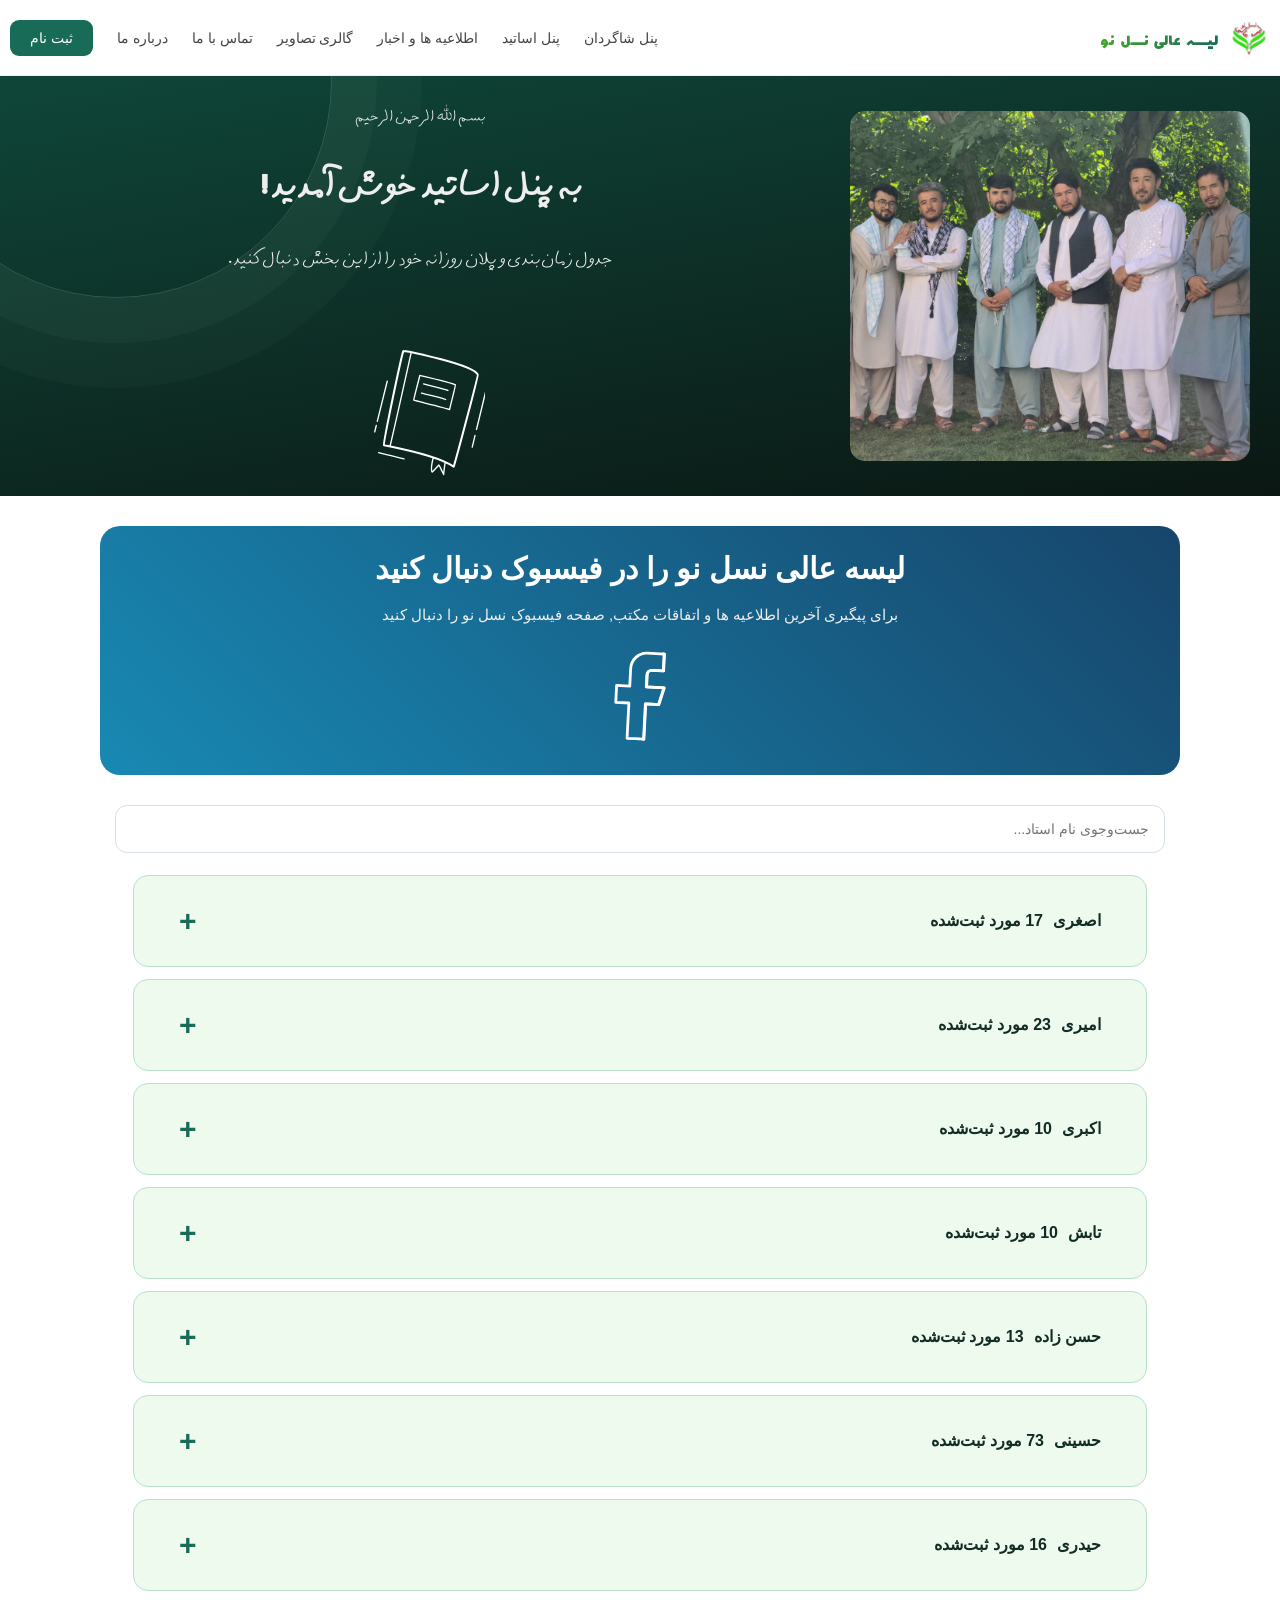
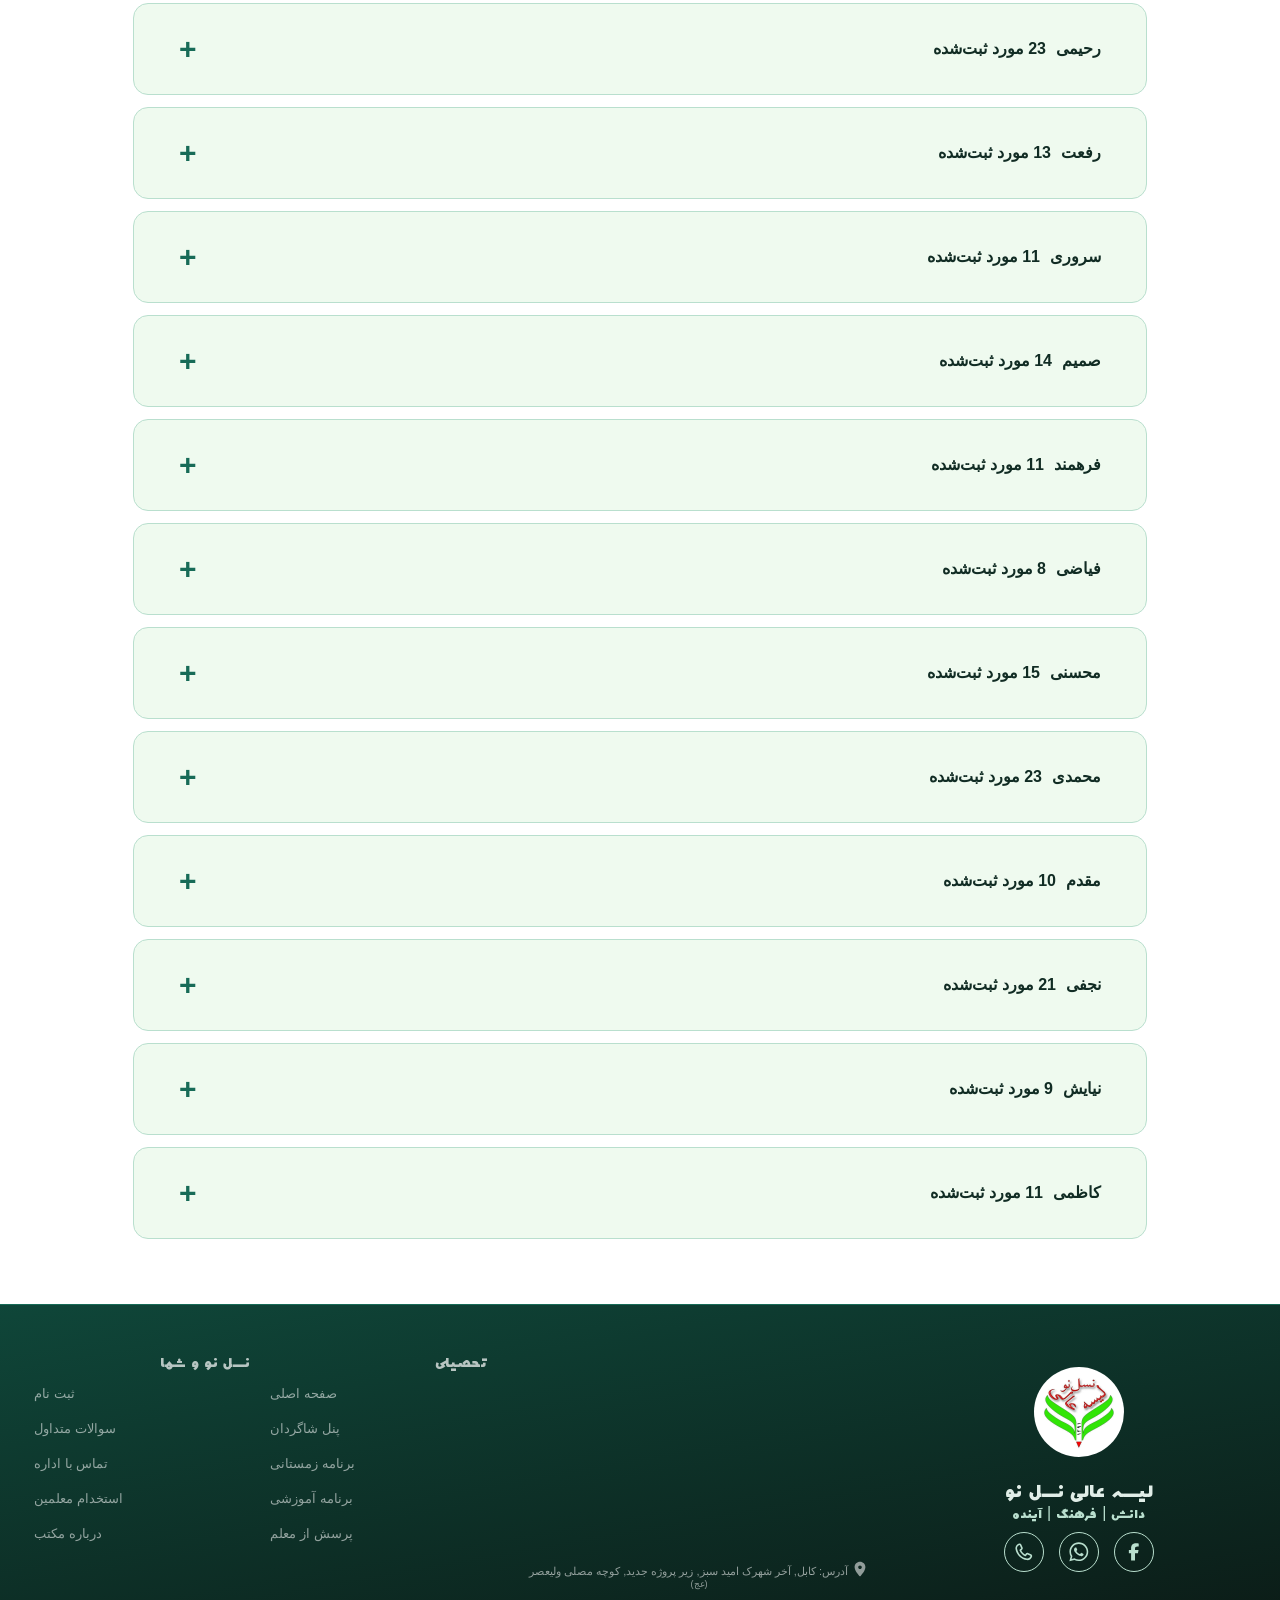
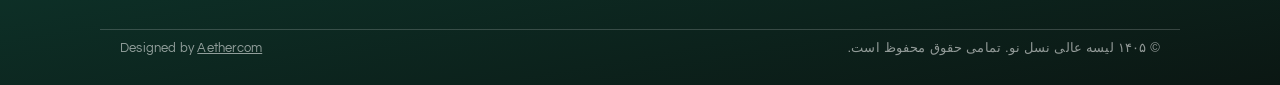
<file: teacher-panel.html>
<!DOCTYPE html>
<html lang="fa" dir="rtl">
    <head>
        <title>پنل اساتید | نسل نو</title>
        <meta charset="UTF-8">
        <meta name="viewport" content="width=device-width, initial-scale=1.0">
        <meta name="description" content="هر آینده در اندیشه‌ای جوان ریشه دارد؛ ما باورمند به پرورش اندیشه‌ها، شکوفایی استعدادها و ساختن فردایی روشن هستیم.">
        <meta name="keywords" content="نسل نو, اندیشه, آگاهی, تعلیم, دانایی, مسیر نو, آینده نو, پنل استادان, پنل اساتید,">
        <meta name="author" content="Aethercom">
        <meta name="robots" content="index, follow">
        <meta name="googlebot" content="index, follow">
        <meta name="theme-color" content="#16a800">
        <meta name="color-scheme" content="light">
        <meta name="referrer" content="strict-origin-when-cross-origin">
        <meta name="generator" content="Visual Studio Code">
        <meta property="og:title" content="پنل اساتید لیسه عالی نسل نو">
        <meta property="og:site_name" content="لیسه عالی نسل نو">
        <meta property="og:description" content="هر آینده در اندیشه‌ای جوان ریشه دارد؛ ما باورمند به پرورش اندیشه‌ها، شکوفایی استعدادها و ساختن فردایی روشن هستیم.">
        <meta property="og:image" content="https://Aethercom.github.io/NasleNaw/assets/icon/لوگو-مکتب.avif">
        <meta property="og:url" content="https://Aethercom.github.io/NasleNaw">
        <meta property="og:type" content="website">
        <meta property="og:locale" content="fa_AF">
        <meta name="twitter:card" content="summary">
        <meta name="twitter:title" content="پنل اساتید لیسه عالی نسل نو">
        <meta name="twitter:description" content="هر آینده در اندیشه‌ای جوان ریشه دارد؛ ما باورمند به پرورش اندیشه‌ها، شکوفایی استعدادها و ساختن فردایی روشن هستیم.">
        <meta name="twitter:image" content="https://Aethercom.github.io/NasleNaw/assets/icon/لوگو-مکتب.avif">
        <meta name="twitter:site" content="@AethercomHub">
        <meta name="twitter:creator" content="@AethercomHub">
        <meta http-equiv="X-UA-Compatible" content="IE=edge">
        <meta name="application-name" content="نسل نو">
        <meta name="apple-mobile-web-app-capable" content="yes">
        <meta name="apple-mobile-web-app-title" content="نسل نو">
        <meta name="apple-mobile-web-app-status-bar-style" content="default">
        <meta name="mobile-web-app-capable" content="yes">
        <meta name="msapplication-TileColor" content="#b9dfce">
        <link href="css/style.css" rel="stylesheet" type="text/css">
        <link href="./favicon.ico" rel="icon" type="image/png" sizes="512x512">
        <link href="./favicon.ico" rel="apple-touch-icon" sizes="180x180">
        <link rel="preconnect" href="https://fonts.googleapis.com">
        <link rel="preconnect" href="https://fonts.gstatic.com" crossorigin>
        <link href="https://fonts.googleapis.com/css2?family=Estedad:wght@100..900&family=Questrial&display=swap" rel="stylesheet">
        <noscript>
            <div style="color: orange; text-align: center; margin: 200px auto; border: 3px solid orange; background-color: rgba(0, 0, 0, .6); position: absolute; top: 20%; z-index: 99999; width: fit-content; height: auto; right: 1%; left: 1%; font-size: 60px; padding: 5px 20px; font-weight: 900; border-radius: 10px; backdrop-filter: blur(30px); -webkit-backdrop-filter: blur(30px);">
               ⚠️ جاوا اسکریپت مرورگر خود را فعال کنید.
            </div>
        </noscript>
    </head>
    <body>
        <header>
            <a href="index.html" class="brand" aria-label="صفحه اصلی">
                <img src="assets/icon/لوگو-مکتب.avif" alt="Nasle Naw Logo">
                <span class="khandevane">لیسه عالی نسل نو</span>
            </a>
            <nav class="nav" id="site-navigation" aria-label="منوی اصلی">
                <!-- <a href="index.html" class="nav-link active">
                    صفحه اصلی
                </a> -->
                <a href="student-panel.html" class="nav-link">
                    پنل شاگردان
                </a>
                <a href="teacher-panel.html" class="nav-link">
                    پنل اساتید
                </a>
                <a href="index.html#news" class="nav-link">
                    اطلاعیه ها و اخبار
                </a>
                <a href="index.html#gallery" class="nav-link">
                    گالری تصاویر
                </a>
                <a href="index.html#contact" class="nav-link">
                    تماس با ما
                </a>
                <a href="index.html#about" class="nav-link">
                    درباره ما
                </a>
                <a href="register.html" class="nav-link nav-sabtenaam">
                    ثبت نام
                </a>
            </nav>
            <button
                class="menu-key"
                id="menu-toggle"
                type="button"
                aria-label="باز کردن منو"
                aria-controls="site-navigation"
                aria-expanded="false"
            >
                <svg
                    class="menu-icon"
                    viewBox="0 0 24 24"
                    width="26"
                    height="26"
                    aria-hidden="true"
                >
                    <path class="menu-line line-top" d="M4 6H20"/>
                    <path class="menu-line line-middle" d="M4 12H20"/>
                    <path class="menu-line line-bottom" d="M4 18H20"/>
                </svg>
            </button>
        </header>
            <section class="banner">
                <div class="img-banner">
                    <img src="assets/images/اساتید-پغمان.avif" alt="">
                </div>
                <div class="txt-panel-banner">
                    <span>بسم الله الرحمن الرحیم</span>
                    <h1>به پنل اساتید خوش آمدید!</h1>
                    <p>جدول زمان‌بندی و پلان روزانه خود را از این بخش دنبال کنید.</p>
                    <div id="book-animation"></div>
                </div>
            </section>
            <a href="https://www.facebook.com/share/18wwrtZAEU/" class="normal-link">
                <div class="ad-tabligh">
                    <div class="animation-banner">
                        <div id="facebook-animation"></div>
                    </div>
                    <div class="content-banner">
                        <h1>لیسه عالی نسل نو را در فیسبوک دنبال کنید</h1>
                        <span>برای پیگیری آخرین اطلاعیه ها و اتفاقات مکتب, صفحه فیسبوک نسل نو را دنبال کنید</span>
                    </div>
                </div>
            </a>

            <input class="teacher-search" id="teacherSearch" type="search" placeholder="جست‌وجوی نام استاد..." aria-label="جست‌وجوی نام استاد">
<article class="sonoof teacher-list" id="teacherList">
<details class="senf-select"><summary><span class="teacher-name">اصغری</span><span class="teacher-total">17 مورد ثبت‌شده</span></summary><div class="teacher-table-wrap"><table class="exam-table teacher-table">
<thead><tr><th>ردیف</th><th>روز</th><th>تاریخ</th><th>صنف</th><th>وظیفه</th></tr></thead>
<tbody><tr><th scope="row">۱</th><td>یک‌شنبه</td><td dir="rtl">۱ قوس</td><td>صنف چهارم دخترانه</td><td>ممتحن</td></tr><tr><th scope="row">۲</th><td>دو شنبه</td><td dir="rtl">۲ قوس</td><td>صنف پنجم دخترانه</td><td>ممتحن</td></tr><tr><th scope="row">۳</th><td>سه شنبه</td><td dir="rtl">۳ قوس</td><td>صنف ششم دخترانه</td><td>ممتحن</td></tr><tr><th scope="row">۴</th><td>چهار شنبه</td><td dir="rtl">۴ قوس</td><td>صنف چهارم دخترانه</td><td>ممتحن</td></tr><tr><th scope="row">۵</th><td>پنج شنبه</td><td dir="rtl">۵ قوس</td><td>صنف چهارم دخترانه</td><td>ممتحن</td></tr><tr><th scope="row">۶</th><td>شـنبه</td><td dir="rtl">۷ قوس</td><td>صنف پنجم دخترانه</td><td>ممتحن</td></tr><tr><th scope="row">۷</th><td>شـنبه</td><td dir="rtl">۷ قوس</td><td>صنف چهارم دخترانه</td><td>ممیز</td></tr><tr><th scope="row">۸</th><td>یک‌شنبه</td><td dir="rtl">۸ قوس</td><td>صنف ششم دخترانه</td><td>ممتحن</td></tr><tr><th scope="row">۹</th><td>دو شنبه</td><td dir="rtl">۹ قوس</td><td>صنف پنجم دخترانه</td><td>ممتحن</td></tr><tr><th scope="row">۱۰</th><td>دو شنبه</td><td dir="rtl">۹ قوس</td><td>صنف چهارم دخترانه</td><td>ممیز</td></tr><tr><th scope="row">۱۱</th><td>سه شنبه</td><td dir="rtl">۱۰ قوس</td><td>صنف ششم دخترانه</td><td>ممتحن</td></tr><tr><th scope="row">۱۲</th><td>سه شنبه</td><td dir="rtl">۱۰ قوس</td><td>صنف چهارم دخترانه</td><td>ممیز</td></tr><tr><th scope="row">۱۳</th><td>چهار شنبه</td><td dir="rtl">۱۱ قوس</td><td>صنف چهارم دخترانه</td><td>ممتحن</td></tr><tr><th scope="row">۱۴</th><td>پنج شنبه</td><td dir="rtl">۱۲ قوس</td><td>صنف پنجم دخترانه</td><td>ممتحن</td></tr><tr><th scope="row">۱۵</th><td>شـنبه</td><td dir="rtl">۱۴ قوس</td><td>صنف ششم دخترانه</td><td>ممتحن</td></tr><tr><th scope="row">۱۶</th><td>شـنبه</td><td dir="rtl">۱۴ قوس</td><td>صنف چهارم دخترانه</td><td>ممیز</td></tr><tr><th scope="row">۱۷</th><td>یک‌شنبه</td><td dir="rtl">۱۵ قوس</td><td>صنف چهارم دخترانه</td><td>ممتحن</td></tr></tbody>
</table></div></details><details class="senf-select"><summary><span class="teacher-name">امیری</span><span class="teacher-total">23 مورد ثبت‌شده</span></summary><div class="teacher-table-wrap"><table class="exam-table teacher-table">
<thead><tr><th>ردیف</th><th>روز</th><th>تاریخ</th><th>صنف</th><th>وظیفه</th></tr></thead>
<tbody><tr><th scope="row">۱</th><td>یک‌شنبه</td><td dir="rtl">۱ قوس</td><td>صنف دوم پسرانه</td><td>ممیز</td></tr><tr><th scope="row">۲</th><td>یک‌شنبه</td><td dir="rtl">۱ قوس</td><td>صنف سوم پسرانه</td><td>ممتحن</td></tr><tr><th scope="row">۳</th><td>دو شنبه</td><td dir="rtl">۲ قوس</td><td>صنف سوم پسرانه</td><td>ممتحن</td></tr><tr><th scope="row">۴</th><td>سه شنبه</td><td dir="rtl">۳ قوس</td><td>صنف دوم پسرانه</td><td>ممیز</td></tr><tr><th scope="row">۵</th><td>سه شنبه</td><td dir="rtl">۳ قوس</td><td>صنف سوم پسرانه</td><td>ممتحن</td></tr><tr><th scope="row">۶</th><td>چهار شنبه</td><td dir="rtl">۴ قوس</td><td>صنف دوم پسرانه</td><td>ممیز</td></tr><tr><th scope="row">۷</th><td>چهار شنبه</td><td dir="rtl">۴ قوس</td><td>صنف سوم پسرانه</td><td>ممتحن</td></tr><tr><th scope="row">۸</th><td>پنج شنبه</td><td dir="rtl">۵ قوس</td><td>صنف دوم پسرانه</td><td>ممیز</td></tr><tr><th scope="row">۹</th><td>پنج شنبه</td><td dir="rtl">۵ قوس</td><td>صنف سوم پسرانه</td><td>ممتحن</td></tr><tr><th scope="row">۱۰</th><td>شـنبه</td><td dir="rtl">۷ قوس</td><td>صنف دوم پسرانه</td><td>ممیز</td></tr><tr><th scope="row">۱۱</th><td>شـنبه</td><td dir="rtl">۷ قوس</td><td>صنف سوم پسرانه</td><td>ممتحن</td></tr><tr><th scope="row">۱۲</th><td>یک‌شنبه</td><td dir="rtl">۸ قوس</td><td>صنف سوم پسرانه</td><td>ممتحن</td></tr><tr><th scope="row">۱۳</th><td>دو شنبه</td><td dir="rtl">۹ قوس</td><td>صنف دوم پسرانه</td><td>ممیز</td></tr><tr><th scope="row">۱۴</th><td>دو شنبه</td><td dir="rtl">۹ قوس</td><td>صنف سوم پسرانه</td><td>ممتحن</td></tr><tr><th scope="row">۱۵</th><td>سه شنبه</td><td dir="rtl">۱۰ قوس</td><td>صنف دوم پسرانه</td><td>ممیز</td></tr><tr><th scope="row">۱۶</th><td>سه شنبه</td><td dir="rtl">۱۰ قوس</td><td>صنف سوم پسرانه</td><td>ممتحن</td></tr><tr><th scope="row">۱۷</th><td>چهار شنبه</td><td dir="rtl">۱۱ قوس</td><td>صنف سوم پسرانه</td><td>ممتحن</td></tr><tr><th scope="row">۱۸</th><td>پنج شنبه</td><td dir="rtl">۱۲ قوس</td><td>صنف دوم پسرانه</td><td>ممیز</td></tr><tr><th scope="row">۱۹</th><td>پنج شنبه</td><td dir="rtl">۱۲ قوس</td><td>صنف سوم پسرانه</td><td>ممتحن</td></tr><tr><th scope="row">۲۰</th><td>شـنبه</td><td dir="rtl">۱۴ قوس</td><td>صنف دوم پسرانه</td><td>ممیز</td></tr><tr><th scope="row">۲۱</th><td>شـنبه</td><td dir="rtl">۱۴ قوس</td><td>صنف سوم پسرانه</td><td>ممتحن</td></tr><tr><th scope="row">۲۲</th><td>یک‌شنبه</td><td dir="rtl">۱۵ قوس</td><td>صنف دوم پسرانه</td><td>ممیز</td></tr><tr><th scope="row">۲۳</th><td>یک‌شنبه</td><td dir="rtl">۱۵ قوس</td><td>صنف سوم پسرانه</td><td>ممتحن</td></tr></tbody>
</table></div></details><details class="senf-select"><summary><span class="teacher-name">اکبری</span><span class="teacher-total">10 مورد ثبت‌شده</span></summary><div class="teacher-table-wrap"><table class="exam-table teacher-table">
<thead><tr><th>ردیف</th><th>روز</th><th>تاریخ</th><th>صنف</th><th>وظیفه</th></tr></thead>
<tbody><tr><th scope="row">۱</th><td>یک‌شنبه</td><td dir="rtl">۱ قوس</td><td>دهم</td><td>تعیین‌شده در جدول تقسیم وظیفه</td></tr><tr><th scope="row">۲</th><td>دو شنبه</td><td dir="rtl">۲ قوس</td><td>یازدهم</td><td>تعیین‌شده در جدول تقسیم وظیفه</td></tr><tr><th scope="row">۳</th><td>سه شنبه</td><td dir="rtl">۳ قوس</td><td>دوازدهم</td><td>تعیین‌شده در جدول تقسیم وظیفه</td></tr><tr><th scope="row">۴</th><td>چهار شنبه</td><td dir="rtl">۴ قوس</td><td>هفتم</td><td>تعیین‌شده در جدول تقسیم وظیفه</td></tr><tr><th scope="row">۵</th><td>شنبه</td><td dir="rtl">۷ قوس</td><td>یازدهم</td><td>تعیین‌شده در جدول تقسیم وظیفه</td></tr><tr><th scope="row">۶</th><td>یک‌شنبه</td><td dir="rtl">۸ قوس</td><td>نهم</td><td>تعیین‌شده در جدول تقسیم وظیفه</td></tr><tr><th scope="row">۷</th><td>دو شنبه</td><td dir="rtl">۹ قوس</td><td>هشتم</td><td>تعیین‌شده در جدول تقسیم وظیفه</td></tr><tr><th scope="row">۸</th><td>سه شنبه</td><td dir="rtl">۱۰ قوس</td><td>هشتم</td><td>تعیین‌شده در جدول تقسیم وظیفه</td></tr><tr><th scope="row">۹</th><td>پنج شنبه</td><td dir="rtl">۱۲ قوس</td><td>دهم</td><td>تعیین‌شده در جدول تقسیم وظیفه</td></tr><tr><th scope="row">۱۰</th><td>شنبه</td><td dir="rtl">۱۴ قوس</td><td>دوازدهم</td><td>تعیین‌شده در جدول تقسیم وظیفه</td></tr></tbody>
</table></div></details><details class="senf-select"><summary><span class="teacher-name">تابش</span><span class="teacher-total">10 مورد ثبت‌شده</span></summary><div class="teacher-table-wrap"><table class="exam-table teacher-table">
<thead><tr><th>ردیف</th><th>روز</th><th>تاریخ</th><th>صنف</th><th>وظیفه</th></tr></thead>
<tbody><tr><th scope="row">۱</th><td>یک‌شنبه</td><td dir="rtl">۱ قوس</td><td>دوازدهم</td><td>تعیین‌شده در جدول تقسیم وظیفه</td></tr><tr><th scope="row">۲</th><td>سه شنبه</td><td dir="rtl">۳ قوس</td><td>پنجم</td><td>تعیین‌شده در جدول تقسیم وظیفه</td></tr><tr><th scope="row">۳</th><td>پنج شنبه</td><td dir="rtl">۵ قوس</td><td>پنجم</td><td>تعیین‌شده در جدول تقسیم وظیفه</td></tr><tr><th scope="row">۴</th><td>شنبه</td><td dir="rtl">۷ قوس</td><td>دهم</td><td>تعیین‌شده در جدول تقسیم وظیفه</td></tr><tr><th scope="row">۵</th><td>یک‌شنبه</td><td dir="rtl">۸ قوس</td><td>هفتم</td><td>تعیین‌شده در جدول تقسیم وظیفه</td></tr><tr><th scope="row">۶</th><td>دو شنبه</td><td dir="rtl">۹ قوس</td><td>ششم</td><td>تعیین‌شده در جدول تقسیم وظیفه</td></tr><tr><th scope="row">۷</th><td>سه شنبه</td><td dir="rtl">۱۰ قوس</td><td>نهم</td><td>تعیین‌شده در جدول تقسیم وظیفه</td></tr><tr><th scope="row">۸</th><td>چهار شنبه</td><td dir="rtl">۱۱ قوس</td><td>چهارم</td><td>تعیین‌شده در جدول تقسیم وظیفه</td></tr><tr><th scope="row">۹</th><td>پنج شنبه</td><td dir="rtl">۱۲ قوس</td><td>هشتم</td><td>تعیین‌شده در جدول تقسیم وظیفه</td></tr><tr><th scope="row">۱۰</th><td>شنبه</td><td dir="rtl">۱۴ قوس</td><td>یازدهم</td><td>تعیین‌شده در جدول تقسیم وظیفه</td></tr></tbody>
</table></div></details><details class="senf-select"><summary><span class="teacher-name">حسن زاده</span><span class="teacher-total">13 مورد ثبت‌شده</span></summary><div class="teacher-table-wrap"><table class="exam-table teacher-table">
<thead><tr><th>ردیف</th><th>روز</th><th>تاریخ</th><th>صنف</th><th>وظیفه</th></tr></thead>
<tbody><tr><th scope="row">۱</th><td>یک‌شنبه</td><td dir="rtl">۱ قوس</td><td>صنف اول پسرانه</td><td>ممتحن</td></tr><tr><th scope="row">۲</th><td>دو شنبه</td><td dir="rtl">۲ قوس</td><td>صنف اول پسرانه</td><td>ممتحن</td></tr><tr><th scope="row">۳</th><td>سه شنبه</td><td dir="rtl">۳ قوس</td><td>صنف اول پسرانه</td><td>ممتحن</td></tr><tr><th scope="row">۴</th><td>چهار شنبه</td><td dir="rtl">۴ قوس</td><td>صنف اول پسرانه</td><td>ممتحن</td></tr><tr><th scope="row">۵</th><td>پنج شنبه</td><td dir="rtl">۵ قوس</td><td>صنف اول پسرانه</td><td>ممتحن</td></tr><tr><th scope="row">۶</th><td>شـنبه</td><td dir="rtl">۷ قوس</td><td>صنف اول پسرانه</td><td>ممتحن</td></tr><tr><th scope="row">۷</th><td>یک‌شنبه</td><td dir="rtl">۸ قوس</td><td>صنف اول پسرانه</td><td>ممتحن</td></tr><tr><th scope="row">۸</th><td>دو شنبه</td><td dir="rtl">۹ قوس</td><td>صنف اول پسرانه</td><td>ممتحن</td></tr><tr><th scope="row">۹</th><td>سه شنبه</td><td dir="rtl">۱۰ قوس</td><td>صنف اول پسرانه</td><td>ممتحن</td></tr><tr><th scope="row">۱۰</th><td>چهار شنبه</td><td dir="rtl">۱۱ قوس</td><td>صنف اول پسرانه</td><td>ممتحن</td></tr><tr><th scope="row">۱۱</th><td>پنج شنبه</td><td dir="rtl">۱۲ قوس</td><td>صنف اول پسرانه</td><td>ممتحن</td></tr><tr><th scope="row">۱۲</th><td>شـنبه</td><td dir="rtl">۱۴ قوس</td><td>صنف اول پسرانه</td><td>ممتحن</td></tr><tr><th scope="row">۱۳</th><td>یک‌شنبه</td><td dir="rtl">۱۵ قوس</td><td>صنف اول پسرانه</td><td>ممتحن</td></tr></tbody>
</table></div></details><details class="senf-select"><summary><span class="teacher-name">حسینی</span><span class="teacher-total">73 مورد ثبت‌شده</span></summary><div class="teacher-table-wrap"><table class="exam-table teacher-table">
<thead><tr><th>ردیف</th><th>روز</th><th>تاریخ</th><th>صنف</th><th>وظیفه</th></tr></thead>
<tbody><tr><th scope="row">۱</th><td>یک‌شنبه</td><td dir="rtl">۱ قوس</td><td>صنف اول دخترانه</td><td>ممتحن</td></tr><tr><th scope="row">۲</th><td>یک‌شنبه</td><td dir="rtl">۱ قوس</td><td>صنف اول پسرانه</td><td>ممیز</td></tr><tr><th scope="row">۳</th><td>یک‌شنبه</td><td dir="rtl">۱ قوس</td><td>صنف دوم دخترانه</td><td>ممتحن</td></tr><tr><th scope="row">۴</th><td>یک‌شنبه</td><td dir="rtl">۱ قوس</td><td>صنف سوم دخترانه</td><td>ممیز</td></tr><tr><th scope="row">۵</th><td>یک‌شنبه</td><td dir="rtl">۱ قوس</td><td>صنف ششم دخترانه</td><td>ممیز</td></tr><tr><th scope="row">۶</th><td>یک‌شنبه</td><td dir="rtl">۱ قوس</td><td>پنجم</td><td>تعیین‌شده در جدول تقسیم وظیفه</td></tr><tr><th scope="row">۷</th><td>دو شنبه</td><td dir="rtl">۲ قوس</td><td>ششم</td><td>تعیین‌شده در جدول تقسیم وظیفه</td></tr><tr><th scope="row">۸</th><td>دو شنبه</td><td dir="rtl">۲ قوس</td><td>صنف اول دخترانه</td><td>ممتحن</td></tr><tr><th scope="row">۹</th><td>دو شنبه</td><td dir="rtl">۲ قوس</td><td>صنف دوم دخترانه</td><td>ممتحن</td></tr><tr><th scope="row">۱۰</th><td>دو شنبه</td><td dir="rtl">۲ قوس</td><td>صنف ششم دخترانه</td><td>ممیز</td></tr><tr><th scope="row">۱۱</th><td>سه شنبه</td><td dir="rtl">۳ قوس</td><td>صنف اول دخترانه</td><td>ممتحن</td></tr><tr><th scope="row">۱۲</th><td>سه شنبه</td><td dir="rtl">۳ قوس</td><td>صنف اول پسرانه</td><td>ممیز</td></tr><tr><th scope="row">۱۳</th><td>سه شنبه</td><td dir="rtl">۳ قوس</td><td>صنف دوم دخترانه</td><td>ممتحن</td></tr><tr><th scope="row">۱۴</th><td>سه شنبه</td><td dir="rtl">۳ قوس</td><td>صنف سوم دخترانه</td><td>ممیز</td></tr><tr><th scope="row">۱۵</th><td>سه شنبه</td><td dir="rtl">۳ قوس</td><td>صنف پنجم دخترانه</td><td>ممتحن</td></tr><tr><th scope="row">۱۶</th><td>سه شنبه</td><td dir="rtl">۳ قوس</td><td>صنف چهارم دخترانه</td><td>ممیز</td></tr><tr><th scope="row">۱۷</th><td>سه شنبه</td><td dir="rtl">۳ قوس</td><td>نهم</td><td>تعیین‌شده در جدول تقسیم وظیفه</td></tr><tr><th scope="row">۱۸</th><td>چهار شنبه</td><td dir="rtl">۴ قوس</td><td>ششم</td><td>تعیین‌شده در جدول تقسیم وظیفه</td></tr><tr><th scope="row">۱۹</th><td>چهار شنبه</td><td dir="rtl">۴ قوس</td><td>صنف اول دخترانه</td><td>ممتحن</td></tr><tr><th scope="row">۲۰</th><td>چهار شنبه</td><td dir="rtl">۴ قوس</td><td>صنف اول پسرانه</td><td>ممیز</td></tr><tr><th scope="row">۲۱</th><td>چهار شنبه</td><td dir="rtl">۴ قوس</td><td>صنف دوم دخترانه</td><td>ممتحن</td></tr><tr><th scope="row">۲۲</th><td>چهار شنبه</td><td dir="rtl">۴ قوس</td><td>صنف سوم دخترانه</td><td>ممیز</td></tr><tr><th scope="row">۲۳</th><td>چهار شنبه</td><td dir="rtl">۴ قوس</td><td>صنف ششم دخترانه</td><td>ممتحن</td></tr><tr><th scope="row">۲۴</th><td>چهار شنبه</td><td dir="rtl">۴ قوس</td><td>صنف چهارم دخترانه</td><td>ممیز</td></tr><tr><th scope="row">۲۵</th><td>پنج شنبه</td><td dir="rtl">۵ قوس</td><td>صنف اول دخترانه</td><td>ممتحن</td></tr><tr><th scope="row">۲۶</th><td>پنج شنبه</td><td dir="rtl">۵ قوس</td><td>صنف اول پسرانه</td><td>ممیز</td></tr><tr><th scope="row">۲۷</th><td>پنج شنبه</td><td dir="rtl">۵ قوس</td><td>صنف دوم دخترانه</td><td>ممتحن</td></tr><tr><th scope="row">۲۸</th><td>پنج شنبه</td><td dir="rtl">۵ قوس</td><td>صنف سوم دخترانه</td><td>ممیز</td></tr><tr><th scope="row">۲۹</th><td>پنج شنبه</td><td dir="rtl">۵ قوس</td><td>صنف پنجم دخترانه</td><td>ممتحن</td></tr><tr><th scope="row">۳۰</th><td>پنج شنبه</td><td dir="rtl">۵ قوس</td><td>صنف چهارم دخترانه</td><td>ممیز</td></tr><tr><th scope="row">۳۱</th><td>پنج شنبه</td><td dir="rtl">۵ قوس</td><td>هشتم</td><td>تعیین‌شده در جدول تقسیم وظیفه</td></tr><tr><th scope="row">۳۲</th><td>شـنبه</td><td dir="rtl">۷ قوس</td><td>صنف اول دخترانه</td><td>ممتحن</td></tr><tr><th scope="row">۳۳</th><td>شـنبه</td><td dir="rtl">۷ قوس</td><td>صنف اول پسرانه</td><td>ممیز</td></tr><tr><th scope="row">۳۴</th><td>شـنبه</td><td dir="rtl">۷ قوس</td><td>صنف دوم دخترانه</td><td>ممتحن</td></tr><tr><th scope="row">۳۵</th><td>شـنبه</td><td dir="rtl">۷ قوس</td><td>صنف سوم دخترانه</td><td>ممیز</td></tr><tr><th scope="row">۳۶</th><td>شـنبه</td><td dir="rtl">۷ قوس</td><td>صنف ششم دخترانه</td><td>ممیز</td></tr><tr><th scope="row">۳۷</th><td>شنبه</td><td dir="rtl">۷ قوس</td><td>چهارم</td><td>تعیین‌شده در جدول تقسیم وظیفه</td></tr><tr><th scope="row">۳۸</th><td>یک‌شنبه</td><td dir="rtl">۸ قوس</td><td>صنف اول دخترانه</td><td>ممتحن</td></tr><tr><th scope="row">۳۹</th><td>یک‌شنبه</td><td dir="rtl">۸ قوس</td><td>صنف دوم دخترانه</td><td>ممتحن</td></tr><tr><th scope="row">۴۰</th><td>یک‌شنبه</td><td dir="rtl">۸ قوس</td><td>صنف چهارم دخترانه</td><td>ممتحن</td></tr><tr><th scope="row">۴۱</th><td>دو شنبه</td><td dir="rtl">۹ قوس</td><td>صنف اول دخترانه</td><td>ممتحن</td></tr><tr><th scope="row">۴۲</th><td>دو شنبه</td><td dir="rtl">۹ قوس</td><td>صنف اول پسرانه</td><td>ممیز</td></tr><tr><th scope="row">۴۳</th><td>دو شنبه</td><td dir="rtl">۹ قوس</td><td>صنف دوم دخترانه</td><td>ممتحن</td></tr><tr><th scope="row">۴۴</th><td>دو شنبه</td><td dir="rtl">۹ قوس</td><td>صنف سوم دخترانه</td><td>ممیز</td></tr><tr><th scope="row">۴۵</th><td>دو شنبه</td><td dir="rtl">۹ قوس</td><td>صنف ششم دخترانه</td><td>ممتحن</td></tr><tr><th scope="row">۴۶</th><td>دو شنبه</td><td dir="rtl">۹ قوس</td><td>چهارم</td><td>تعیین‌شده در جدول تقسیم وظیفه</td></tr><tr><th scope="row">۴۷</th><td>سه شنبه</td><td dir="rtl">۱۰ قوس</td><td>صنف اول دخترانه</td><td>ممتحن</td></tr><tr><th scope="row">۴۸</th><td>سه شنبه</td><td dir="rtl">۱۰ قوس</td><td>صنف اول پسرانه</td><td>ممیز</td></tr><tr><th scope="row">۴۹</th><td>سه شنبه</td><td dir="rtl">۱۰ قوس</td><td>صنف دوم دخترانه</td><td>ممتحن</td></tr><tr><th scope="row">۵۰</th><td>سه شنبه</td><td dir="rtl">۱۰ قوس</td><td>صنف سوم دخترانه</td><td>ممیز</td></tr><tr><th scope="row">۵۱</th><td>سه شنبه</td><td dir="rtl">۱۰ قوس</td><td>صنف ششم دخترانه</td><td>ممیز</td></tr><tr><th scope="row">۵۲</th><td>سه شنبه</td><td dir="rtl">۱۰ قوس</td><td>چهارم</td><td>تعیین‌شده در جدول تقسیم وظیفه</td></tr><tr><th scope="row">۵۳</th><td>چهار شنبه</td><td dir="rtl">۱۱ قوس</td><td>صنف اول دخترانه</td><td>ممتحن</td></tr><tr><th scope="row">۵۴</th><td>چهار شنبه</td><td dir="rtl">۱۱ قوس</td><td>صنف دوم دخترانه</td><td>ممتحن</td></tr><tr><th scope="row">۵۵</th><td>چهار شنبه</td><td dir="rtl">۱۱ قوس</td><td>صنف ششم دخترانه</td><td>ممیز</td></tr><tr><th scope="row">۵۶</th><td>چهار شنبه</td><td dir="rtl">۱۱ قوس</td><td>هفتم</td><td>تعیین‌شده در جدول تقسیم وظیفه</td></tr><tr><th scope="row">۵۷</th><td>پنج شنبه</td><td dir="rtl">۱۲ قوس</td><td>صنف اول دخترانه</td><td>ممتحن</td></tr><tr><th scope="row">۵۸</th><td>پنج شنبه</td><td dir="rtl">۱۲ قوس</td><td>صنف اول پسرانه</td><td>ممیز</td></tr><tr><th scope="row">۵۹</th><td>پنج شنبه</td><td dir="rtl">۱۲ قوس</td><td>صنف دوم دخترانه</td><td>ممتحن</td></tr><tr><th scope="row">۶۰</th><td>پنج شنبه</td><td dir="rtl">۱۲ قوس</td><td>صنف سوم دخترانه</td><td>ممیز</td></tr><tr><th scope="row">۶۱</th><td>پنج شنبه</td><td dir="rtl">۱۲ قوس</td><td>صنف چهارم دخترانه</td><td>ممتحن</td></tr><tr><th scope="row">۶۲</th><td>شـنبه</td><td dir="rtl">۱۴ قوس</td><td>صنف اول دخترانه</td><td>ممتحن</td></tr><tr><th scope="row">۶۳</th><td>شـنبه</td><td dir="rtl">۱۴ قوس</td><td>صنف اول پسرانه</td><td>ممیز</td></tr><tr><th scope="row">۶۴</th><td>شـنبه</td><td dir="rtl">۱۴ قوس</td><td>صنف دوم دخترانه</td><td>ممتحن</td></tr><tr><th scope="row">۶۵</th><td>شـنبه</td><td dir="rtl">۱۴ قوس</td><td>صنف سوم دخترانه</td><td>ممیز</td></tr><tr><th scope="row">۶۶</th><td>شـنبه</td><td dir="rtl">۱۴ قوس</td><td>صنف ششم دخترانه</td><td>ممیز</td></tr><tr><th scope="row">۶۷</th><td>یک‌شنبه</td><td dir="rtl">۱۵ قوس</td><td>صنف اول دخترانه</td><td>ممتحن</td></tr><tr><th scope="row">۶۸</th><td>یک‌شنبه</td><td dir="rtl">۱۵ قوس</td><td>صنف اول پسرانه</td><td>ممیز</td></tr><tr><th scope="row">۶۹</th><td>یک‌شنبه</td><td dir="rtl">۱۵ قوس</td><td>صنف دوم دخترانه</td><td>ممتحن</td></tr><tr><th scope="row">۷۰</th><td>یک‌شنبه</td><td dir="rtl">۱۵ قوس</td><td>صنف سوم دخترانه</td><td>ممیز</td></tr><tr><th scope="row">۷۱</th><td>یک‌شنبه</td><td dir="rtl">۱۵ قوس</td><td>صنف ششم دخترانه</td><td>ممتحن</td></tr><tr><th scope="row">۷۲</th><td>یک‌شنبه</td><td dir="rtl">۱۵ قوس</td><td>صنف چهارم دخترانه</td><td>ممیز</td></tr><tr><th scope="row">۷۳</th><td>یک‌شنبه</td><td dir="rtl">۱۵ قوس</td><td>چهارم</td><td>تعیین‌شده در جدول تقسیم وظیفه</td></tr></tbody>
</table></div></details><details class="senf-select"><summary><span class="teacher-name">حیدری</span><span class="teacher-total">16 مورد ثبت‌شده</span></summary><div class="teacher-table-wrap"><table class="exam-table teacher-table">
<thead><tr><th>ردیف</th><th>روز</th><th>تاریخ</th><th>صنف</th><th>وظیفه</th></tr></thead>
<tbody><tr><th scope="row">۱</th><td>یک‌شنبه</td><td dir="rtl">۱ قوس</td><td>صنف پنجم دخترانه</td><td>ممتحن</td></tr><tr><th scope="row">۲</th><td>دو شنبه</td><td dir="rtl">۲ قوس</td><td>صنف ششم دخترانه</td><td>ممتحن</td></tr><tr><th scope="row">۳</th><td>دو شنبه</td><td dir="rtl">۲ قوس</td><td>صنف چهارم دخترانه</td><td>ممتحن</td></tr><tr><th scope="row">۴</th><td>سه شنبه</td><td dir="rtl">۳ قوس</td><td>صنف چهارم دخترانه</td><td>ممتحن</td></tr><tr><th scope="row">۵</th><td>چهار شنبه</td><td dir="rtl">۴ قوس</td><td>صنف پنجم دخترانه</td><td>ممتحن</td></tr><tr><th scope="row">۶</th><td>پنج شنبه</td><td dir="rtl">۵ قوس</td><td>صنف ششم دخترانه</td><td>ممتحن</td></tr><tr><th scope="row">۷</th><td>شـنبه</td><td dir="rtl">۷ قوس</td><td>صنف ششم دخترانه</td><td>ممتحن</td></tr><tr><th scope="row">۸</th><td>یک‌شنبه</td><td dir="rtl">۸ قوس</td><td>صنف پنجم دخترانه</td><td>ممتحن</td></tr><tr><th scope="row">۹</th><td>یک‌شنبه</td><td dir="rtl">۸ قوس</td><td>صنف چهارم دخترانه</td><td>ممیز</td></tr><tr><th scope="row">۱۰</th><td>دو شنبه</td><td dir="rtl">۹ قوس</td><td>صنف ششم دخترانه</td><td>ممیز</td></tr><tr><th scope="row">۱۱</th><td>سه شنبه</td><td dir="rtl">۱۰ قوس</td><td>صنف چهارم دخترانه</td><td>ممتحن</td></tr><tr><th scope="row">۱۲</th><td>چهار شنبه</td><td dir="rtl">۱۱ قوس</td><td>صنف پنجم دخترانه</td><td>ممتحن</td></tr><tr><th scope="row">۱۳</th><td>پنج شنبه</td><td dir="rtl">۱۲ قوس</td><td>صنف ششم دخترانه</td><td>ممتحن</td></tr><tr><th scope="row">۱۴</th><td>پنج شنبه</td><td dir="rtl">۱۲ قوس</td><td>صنف چهارم دخترانه</td><td>ممیز</td></tr><tr><th scope="row">۱۵</th><td>شـنبه</td><td dir="rtl">۱۴ قوس</td><td>صنف چهارم دخترانه</td><td>ممتحن</td></tr><tr><th scope="row">۱۶</th><td>یک‌شنبه</td><td dir="rtl">۱۵ قوس</td><td>صنف پنجم دخترانه</td><td>ممتحن</td></tr></tbody>
</table></div></details><details class="senf-select"><summary><span class="teacher-name">رحیمی</span><span class="teacher-total">23 مورد ثبت‌شده</span></summary><div class="teacher-table-wrap"><table class="exam-table teacher-table">
<thead><tr><th>ردیف</th><th>روز</th><th>تاریخ</th><th>صنف</th><th>وظیفه</th></tr></thead>
<tbody><tr><th scope="row">۱</th><td>یک‌شنبه</td><td dir="rtl">۱ قوس</td><td>صنف دوم دخترانه</td><td>ممیز</td></tr><tr><th scope="row">۲</th><td>یک‌شنبه</td><td dir="rtl">۱ قوس</td><td>صنف سوم دخترانه</td><td>ممتحن</td></tr><tr><th scope="row">۳</th><td>دو شنبه</td><td dir="rtl">۲ قوس</td><td>صنف سوم دخترانه</td><td>ممتحن</td></tr><tr><th scope="row">۴</th><td>سه شنبه</td><td dir="rtl">۳ قوس</td><td>صنف دوم دخترانه</td><td>ممیز</td></tr><tr><th scope="row">۵</th><td>سه شنبه</td><td dir="rtl">۳ قوس</td><td>صنف سوم دخترانه</td><td>ممتحن</td></tr><tr><th scope="row">۶</th><td>چهار شنبه</td><td dir="rtl">۴ قوس</td><td>صنف دوم دخترانه</td><td>ممیز</td></tr><tr><th scope="row">۷</th><td>چهار شنبه</td><td dir="rtl">۴ قوس</td><td>صنف سوم دخترانه</td><td>ممتحن</td></tr><tr><th scope="row">۸</th><td>پنج شنبه</td><td dir="rtl">۵ قوس</td><td>صنف دوم دخترانه</td><td>ممیز</td></tr><tr><th scope="row">۹</th><td>پنج شنبه</td><td dir="rtl">۵ قوس</td><td>صنف سوم دخترانه</td><td>ممتحن</td></tr><tr><th scope="row">۱۰</th><td>شـنبه</td><td dir="rtl">۷ قوس</td><td>صنف دوم دخترانه</td><td>ممیز</td></tr><tr><th scope="row">۱۱</th><td>شـنبه</td><td dir="rtl">۷ قوس</td><td>صنف سوم دخترانه</td><td>ممتحن</td></tr><tr><th scope="row">۱۲</th><td>یک‌شنبه</td><td dir="rtl">۸ قوس</td><td>صنف سوم دخترانه</td><td>ممتحن</td></tr><tr><th scope="row">۱۳</th><td>دو شنبه</td><td dir="rtl">۹ قوس</td><td>صنف دوم دخترانه</td><td>ممیز</td></tr><tr><th scope="row">۱۴</th><td>دو شنبه</td><td dir="rtl">۹ قوس</td><td>صنف سوم دخترانه</td><td>ممتحن</td></tr><tr><th scope="row">۱۵</th><td>سه شنبه</td><td dir="rtl">۱۰ قوس</td><td>صنف دوم دخترانه</td><td>ممیز</td></tr><tr><th scope="row">۱۶</th><td>سه شنبه</td><td dir="rtl">۱۰ قوس</td><td>صنف سوم دخترانه</td><td>ممتحن</td></tr><tr><th scope="row">۱۷</th><td>چهار شنبه</td><td dir="rtl">۱۱ قوس</td><td>صنف سوم دخترانه</td><td>ممتحن</td></tr><tr><th scope="row">۱۸</th><td>پنج شنبه</td><td dir="rtl">۱۲ قوس</td><td>صنف دوم دخترانه</td><td>ممیز</td></tr><tr><th scope="row">۱۹</th><td>پنج شنبه</td><td dir="rtl">۱۲ قوس</td><td>صنف سوم دخترانه</td><td>ممتحن</td></tr><tr><th scope="row">۲۰</th><td>شـنبه</td><td dir="rtl">۱۴ قوس</td><td>صنف دوم دخترانه</td><td>ممیز</td></tr><tr><th scope="row">۲۱</th><td>شـنبه</td><td dir="rtl">۱۴ قوس</td><td>صنف سوم دخترانه</td><td>ممتحن</td></tr><tr><th scope="row">۲۲</th><td>یک‌شنبه</td><td dir="rtl">۱۵ قوس</td><td>صنف دوم دخترانه</td><td>ممیز</td></tr><tr><th scope="row">۲۳</th><td>یک‌شنبه</td><td dir="rtl">۱۵ قوس</td><td>صنف سوم دخترانه</td><td>ممتحن</td></tr></tbody>
</table></div></details><details class="senf-select"><summary><span class="teacher-name">رفعت</span><span class="teacher-total">13 مورد ثبت‌شده</span></summary><div class="teacher-table-wrap"><table class="exam-table teacher-table">
<thead><tr><th>ردیف</th><th>روز</th><th>تاریخ</th><th>صنف</th><th>وظیفه</th></tr></thead>
<tbody><tr><th scope="row">۱</th><td>یک‌شنبه</td><td dir="rtl">۱ قوس</td><td>صنف پنجم دخترانه</td><td>ممیز</td></tr><tr><th scope="row">۲</th><td>دو شنبه</td><td dir="rtl">۲ قوس</td><td>صنف پنجم دخترانه</td><td>ممیز</td></tr><tr><th scope="row">۳</th><td>سه شنبه</td><td dir="rtl">۳ قوس</td><td>صنف پنجم دخترانه</td><td>ممیز</td></tr><tr><th scope="row">۴</th><td>چهار شنبه</td><td dir="rtl">۴ قوس</td><td>صنف پنجم دخترانه</td><td>ممیز</td></tr><tr><th scope="row">۵</th><td>پنج شنبه</td><td dir="rtl">۵ قوس</td><td>صنف پنجم دخترانه</td><td>ممیز</td></tr><tr><th scope="row">۶</th><td>شـنبه</td><td dir="rtl">۷ قوس</td><td>صنف پنجم دخترانه</td><td>ممیز</td></tr><tr><th scope="row">۷</th><td>یک‌شنبه</td><td dir="rtl">۸ قوس</td><td>صنف پنجم دخترانه</td><td>ممیز</td></tr><tr><th scope="row">۸</th><td>دو شنبه</td><td dir="rtl">۹ قوس</td><td>صنف پنجم دخترانه</td><td>ممیز</td></tr><tr><th scope="row">۹</th><td>سه شنبه</td><td dir="rtl">۱۰ قوس</td><td>صنف پنجم دخترانه</td><td>ممیز</td></tr><tr><th scope="row">۱۰</th><td>چهار شنبه</td><td dir="rtl">۱۱ قوس</td><td>صنف پنجم دخترانه</td><td>ممیز</td></tr><tr><th scope="row">۱۱</th><td>پنج شنبه</td><td dir="rtl">۱۲ قوس</td><td>صنف پنجم دخترانه</td><td>ممیز</td></tr><tr><th scope="row">۱۲</th><td>شـنبه</td><td dir="rtl">۱۴ قوس</td><td>صنف پنجم دخترانه</td><td>ممیز</td></tr><tr><th scope="row">۱۳</th><td>یک‌شنبه</td><td dir="rtl">۱۵ قوس</td><td>صنف پنجم دخترانه</td><td>ممیز</td></tr></tbody>
</table></div></details><details class="senf-select"><summary><span class="teacher-name">سروری</span><span class="teacher-total">11 مورد ثبت‌شده</span></summary><div class="teacher-table-wrap"><table class="exam-table teacher-table">
<thead><tr><th>ردیف</th><th>روز</th><th>تاریخ</th><th>صنف</th><th>وظیفه</th></tr></thead>
<tbody><tr><th scope="row">۱</th><td>یک‌شنبه</td><td dir="rtl">۱ قوس</td><td>نهم</td><td>تعیین‌شده در جدول تقسیم وظیفه</td></tr><tr><th scope="row">۲</th><td>دو شنبه</td><td dir="rtl">۲ قوس</td><td>هفتم</td><td>تعیین‌شده در جدول تقسیم وظیفه</td></tr><tr><th scope="row">۳</th><td>سه شنبه</td><td dir="rtl">۳ قوس</td><td>دهم</td><td>تعیین‌شده در جدول تقسیم وظیفه</td></tr><tr><th scope="row">۴</th><td>چهار شنبه</td><td dir="rtl">۴ قوس</td><td>دوازدهم</td><td>تعیین‌شده در جدول تقسیم وظیفه</td></tr><tr><th scope="row">۵</th><td>شنبه</td><td dir="rtl">۷ قوس</td><td>نهم</td><td>تعیین‌شده در جدول تقسیم وظیفه</td></tr><tr><th scope="row">۶</th><td>یک‌شنبه</td><td dir="rtl">۸ قوس</td><td>هشتم</td><td>تعیین‌شده در جدول تقسیم وظیفه</td></tr><tr><th scope="row">۷</th><td>دو شنبه</td><td dir="rtl">۹ قوس</td><td>یازدهم</td><td>تعیین‌شده در جدول تقسیم وظیفه</td></tr><tr><th scope="row">۸</th><td>چهار شنبه</td><td dir="rtl">۱۱ قوس</td><td>هشتم</td><td>تعیین‌شده در جدول تقسیم وظیفه</td></tr><tr><th scope="row">۹</th><td>چهار شنبه</td><td dir="rtl">۱۱ قوس</td><td>یازدهم</td><td>تعیین‌شده در جدول تقسیم وظیفه</td></tr><tr><th scope="row">۱۰</th><td>پنج شنبه</td><td dir="rtl">۱۲ قوس</td><td>هفتم</td><td>تعیین‌شده در جدول تقسیم وظیفه</td></tr><tr><th scope="row">۱۱</th><td>یک‌شنبه</td><td dir="rtl">۱۵ قوس</td><td>دوازدهم</td><td>تعیین‌شده در جدول تقسیم وظیفه</td></tr></tbody>
</table></div></details><details class="senf-select"><summary><span class="teacher-name">صمیم</span><span class="teacher-total">14 مورد ثبت‌شده</span></summary><div class="teacher-table-wrap"><table class="exam-table teacher-table">
<thead><tr><th>ردیف</th><th>روز</th><th>تاریخ</th><th>صنف</th><th>وظیفه</th></tr></thead>
<tbody><tr><th scope="row">۱</th><td>یک‌شنبه</td><td dir="rtl">۱ قوس</td><td>ششم</td><td>تعیین‌شده در جدول تقسیم وظیفه</td></tr><tr><th scope="row">۲</th><td>دو شنبه</td><td dir="rtl">۲ قوس</td><td>هشتم</td><td>تعیین‌شده در جدول تقسیم وظیفه</td></tr><tr><th scope="row">۳</th><td>سه شنبه</td><td dir="rtl">۳ قوس</td><td>هفتم</td><td>تعیین‌شده در جدول تقسیم وظیفه</td></tr><tr><th scope="row">۴</th><td>چهار شنبه</td><td dir="rtl">۴ قوس</td><td>پنجم</td><td>تعیین‌شده در جدول تقسیم وظیفه</td></tr><tr><th scope="row">۵</th><td>پنج شنبه</td><td dir="rtl">۵ قوس</td><td>چهارم</td><td>تعیین‌شده در جدول تقسیم وظیفه</td></tr><tr><th scope="row">۶</th><td>شنبه</td><td dir="rtl">۷ قوس</td><td>ششم</td><td>تعیین‌شده در جدول تقسیم وظیفه</td></tr><tr><th scope="row">۷</th><td>یک‌شنبه</td><td dir="rtl">۸ قوس</td><td>پنجم</td><td>تعیین‌شده در جدول تقسیم وظیفه</td></tr><tr><th scope="row">۸</th><td>دو شنبه</td><td dir="rtl">۹ قوس</td><td>دهم</td><td>تعیین‌شده در جدول تقسیم وظیفه</td></tr><tr><th scope="row">۹</th><td>چهار شنبه</td><td dir="rtl">۱۱ قوس</td><td>پنجم</td><td>تعیین‌شده در جدول تقسیم وظیفه</td></tr><tr><th scope="row">۱۰</th><td>پنج شنبه</td><td dir="rtl">۱۲ قوس</td><td>دوازدهم</td><td>تعیین‌شده در جدول تقسیم وظیفه</td></tr><tr><th scope="row">۱۱</th><td>پنج شنبه</td><td dir="rtl">۱۲ قوس</td><td>ششم</td><td>تعیین‌شده در جدول تقسیم وظیفه</td></tr><tr><th scope="row">۱۲</th><td>شنبه</td><td dir="rtl">۱۴ قوس</td><td>چهارم</td><td>تعیین‌شده در جدول تقسیم وظیفه</td></tr><tr><th scope="row">۱۳</th><td>یک‌شنبه</td><td dir="rtl">۱۵ قوس</td><td>نهم</td><td>تعیین‌شده در جدول تقسیم وظیفه</td></tr><tr><th scope="row">۱۴</th><td>یک‌شنبه</td><td dir="rtl">۱۵ قوس</td><td>یازدهم</td><td>تعیین‌شده در جدول تقسیم وظیفه</td></tr></tbody>
</table></div></details><details class="senf-select"><summary><span class="teacher-name">فرهمند</span><span class="teacher-total">11 مورد ثبت‌شده</span></summary><div class="teacher-table-wrap"><table class="exam-table teacher-table">
<thead><tr><th>ردیف</th><th>روز</th><th>تاریخ</th><th>صنف</th><th>وظیفه</th></tr></thead>
<tbody><tr><th scope="row">۱</th><td>سه شنبه</td><td dir="rtl">۳ قوس</td><td>ششم</td><td>تعیین‌شده در جدول تقسیم وظیفه</td></tr><tr><th scope="row">۲</th><td>چهار شنبه</td><td dir="rtl">۴ قوس</td><td>دهم</td><td>تعیین‌شده در جدول تقسیم وظیفه</td></tr><tr><th scope="row">۳</th><td>پنج شنبه</td><td dir="rtl">۵ قوس</td><td>دوازدهم</td><td>تعیین‌شده در جدول تقسیم وظیفه</td></tr><tr><th scope="row">۴</th><td>شنبه</td><td dir="rtl">۷ قوس</td><td>هشتم</td><td>تعیین‌شده در جدول تقسیم وظیفه</td></tr><tr><th scope="row">۵</th><td>یک‌شنبه</td><td dir="rtl">۸ قوس</td><td>چهارم</td><td>تعیین‌شده در جدول تقسیم وظیفه</td></tr><tr><th scope="row">۶</th><td>دو شنبه</td><td dir="rtl">۹ قوس</td><td>پنجم</td><td>تعیین‌شده در جدول تقسیم وظیفه</td></tr><tr><th scope="row">۷</th><td>سه شنبه</td><td dir="rtl">۱۰ قوس</td><td>یازدهم</td><td>تعیین‌شده در جدول تقسیم وظیفه</td></tr><tr><th scope="row">۸</th><td>چهار شنبه</td><td dir="rtl">۱۱ قوس</td><td>نهم</td><td>تعیین‌شده در جدول تقسیم وظیفه</td></tr><tr><th scope="row">۹</th><td>شنبه</td><td dir="rtl">۱۴ قوس</td><td>هفتم</td><td>تعیین‌شده در جدول تقسیم وظیفه</td></tr><tr><th scope="row">۱۰</th><td>شنبه</td><td dir="rtl">۱۴ قوس</td><td>پنجم</td><td>تعیین‌شده در جدول تقسیم وظیفه</td></tr><tr><th scope="row">۱۱</th><td>یک‌شنبه</td><td dir="rtl">۱۵ قوس</td><td>پنجم</td><td>تعیین‌شده در جدول تقسیم وظیفه</td></tr></tbody>
</table></div></details><details class="senf-select"><summary><span class="teacher-name">فیاضی</span><span class="teacher-total">8 مورد ثبت‌شده</span></summary><div class="teacher-table-wrap"><table class="exam-table teacher-table">
<thead><tr><th>ردیف</th><th>روز</th><th>تاریخ</th><th>صنف</th><th>وظیفه</th></tr></thead>
<tbody><tr><th scope="row">۱</th><td>یک‌شنبه</td><td dir="rtl">۱ قوس</td><td>چهارم</td><td>تعیین‌شده در جدول تقسیم وظیفه</td></tr><tr><th scope="row">۲</th><td>دو شنبه</td><td dir="rtl">۲ قوس</td><td>پنجم</td><td>تعیین‌شده در جدول تقسیم وظیفه</td></tr><tr><th scope="row">۳</th><td>چهار شنبه</td><td dir="rtl">۴ قوس</td><td>چهارم</td><td>تعیین‌شده در جدول تقسیم وظیفه</td></tr><tr><th scope="row">۴</th><td>پنج شنبه</td><td dir="rtl">۵ قوس</td><td>هفتم</td><td>تعیین‌شده در جدول تقسیم وظیفه</td></tr><tr><th scope="row">۵</th><td>یک‌شنبه</td><td dir="rtl">۸ قوس</td><td>ششم</td><td>تعیین‌شده در جدول تقسیم وظیفه</td></tr><tr><th scope="row">۶</th><td>سه شنبه</td><td dir="rtl">۱۰ قوس</td><td>پنجم</td><td>تعیین‌شده در جدول تقسیم وظیفه</td></tr><tr><th scope="row">۷</th><td>چهار شنبه</td><td dir="rtl">۱۱ قوس</td><td>دهم</td><td>تعیین‌شده در جدول تقسیم وظیفه</td></tr><tr><th scope="row">۸</th><td>پنج شنبه</td><td dir="rtl">۱۲ قوس</td><td>چهارم</td><td>تعیین‌شده در جدول تقسیم وظیفه</td></tr></tbody>
</table></div></details><details class="senf-select"><summary><span class="teacher-name">محسنی</span><span class="teacher-total">15 مورد ثبت‌شده</span></summary><div class="teacher-table-wrap"><table class="exam-table teacher-table">
<thead><tr><th>ردیف</th><th>روز</th><th>تاریخ</th><th>صنف</th><th>وظیفه</th></tr></thead>
<tbody><tr><th scope="row">۱</th><td>یک‌شنبه</td><td dir="rtl">۱ قوس</td><td>صنف ششم دخترانه</td><td>ممتحن</td></tr><tr><th scope="row">۲</th><td>یک‌شنبه</td><td dir="rtl">۱ قوس</td><td>صنف چهارم دخترانه</td><td>ممیز</td></tr><tr><th scope="row">۳</th><td>دو شنبه</td><td dir="rtl">۲ قوس</td><td>صنف چهارم دخترانه</td><td>ممیز</td></tr><tr><th scope="row">۴</th><td>سه شنبه</td><td dir="rtl">۳ قوس</td><td>صنف ششم دخترانه</td><td>ممیز</td></tr><tr><th scope="row">۵</th><td>چهار شنبه</td><td dir="rtl">۴ قوس</td><td>صنف ششم دخترانه</td><td>ممیز</td></tr><tr><th scope="row">۶</th><td>پنج شنبه</td><td dir="rtl">۵ قوس</td><td>صنف ششم دخترانه</td><td>ممیز</td></tr><tr><th scope="row">۷</th><td>شـنبه</td><td dir="rtl">۷ قوس</td><td>صنف چهارم دخترانه</td><td>ممتحن</td></tr><tr><th scope="row">۸</th><td>یک‌شنبه</td><td dir="rtl">۸ قوس</td><td>صنف ششم دخترانه</td><td>ممیز</td></tr><tr><th scope="row">۹</th><td>دو شنبه</td><td dir="rtl">۹ قوس</td><td>صنف چهارم دخترانه</td><td>ممتحن</td></tr><tr><th scope="row">۱۰</th><td>سه شنبه</td><td dir="rtl">۱۰ قوس</td><td>صنف پنجم دخترانه</td><td>ممتحن</td></tr><tr><th scope="row">۱۱</th><td>چهار شنبه</td><td dir="rtl">۱۱ قوس</td><td>صنف ششم دخترانه</td><td>ممتحن</td></tr><tr><th scope="row">۱۲</th><td>چهار شنبه</td><td dir="rtl">۱۱ قوس</td><td>صنف چهارم دخترانه</td><td>ممیز</td></tr><tr><th scope="row">۱۳</th><td>پنج شنبه</td><td dir="rtl">۱۲ قوس</td><td>صنف ششم دخترانه</td><td>ممیز</td></tr><tr><th scope="row">۱۴</th><td>شـنبه</td><td dir="rtl">۱۴ قوس</td><td>صنف پنجم دخترانه</td><td>ممتحن</td></tr><tr><th scope="row">۱۵</th><td>یک‌شنبه</td><td dir="rtl">۱۵ قوس</td><td>صنف ششم دخترانه</td><td>ممیز</td></tr></tbody>
</table></div></details><details class="senf-select"><summary><span class="teacher-name">محمدی</span><span class="teacher-total">23 مورد ثبت‌شده</span></summary><div class="teacher-table-wrap"><table class="exam-table teacher-table">
<thead><tr><th>ردیف</th><th>روز</th><th>تاریخ</th><th>صنف</th><th>وظیفه</th></tr></thead>
<tbody><tr><th scope="row">۱</th><td>یک‌شنبه</td><td dir="rtl">۱ قوس</td><td>صنف دوم پسرانه</td><td>ممتحن</td></tr><tr><th scope="row">۲</th><td>یک‌شنبه</td><td dir="rtl">۱ قوس</td><td>صنف سوم پسرانه</td><td>ممیز</td></tr><tr><th scope="row">۳</th><td>دو شنبه</td><td dir="rtl">۲ قوس</td><td>صنف دوم پسرانه</td><td>ممتحن</td></tr><tr><th scope="row">۴</th><td>سه شنبه</td><td dir="rtl">۳ قوس</td><td>صنف دوم پسرانه</td><td>ممتحن</td></tr><tr><th scope="row">۵</th><td>سه شنبه</td><td dir="rtl">۳ قوس</td><td>صنف سوم پسرانه</td><td>ممیز</td></tr><tr><th scope="row">۶</th><td>چهار شنبه</td><td dir="rtl">۴ قوس</td><td>صنف دوم پسرانه</td><td>ممتحن</td></tr><tr><th scope="row">۷</th><td>چهار شنبه</td><td dir="rtl">۴ قوس</td><td>صنف سوم پسرانه</td><td>ممیز</td></tr><tr><th scope="row">۸</th><td>پنج شنبه</td><td dir="rtl">۵ قوس</td><td>صنف دوم پسرانه</td><td>ممتحن</td></tr><tr><th scope="row">۹</th><td>پنج شنبه</td><td dir="rtl">۵ قوس</td><td>صنف سوم پسرانه</td><td>ممیز</td></tr><tr><th scope="row">۱۰</th><td>شـنبه</td><td dir="rtl">۷ قوس</td><td>صنف دوم پسرانه</td><td>ممتحن</td></tr><tr><th scope="row">۱۱</th><td>شـنبه</td><td dir="rtl">۷ قوس</td><td>صنف سوم پسرانه</td><td>ممیز</td></tr><tr><th scope="row">۱۲</th><td>یک‌شنبه</td><td dir="rtl">۸ قوس</td><td>صنف دوم پسرانه</td><td>ممتحن</td></tr><tr><th scope="row">۱۳</th><td>دو شنبه</td><td dir="rtl">۹ قوس</td><td>صنف دوم پسرانه</td><td>ممتحن</td></tr><tr><th scope="row">۱۴</th><td>دو شنبه</td><td dir="rtl">۹ قوس</td><td>صنف سوم پسرانه</td><td>ممیز</td></tr><tr><th scope="row">۱۵</th><td>سه شنبه</td><td dir="rtl">۱۰ قوس</td><td>صنف دوم پسرانه</td><td>ممتحن</td></tr><tr><th scope="row">۱۶</th><td>سه شنبه</td><td dir="rtl">۱۰ قوس</td><td>صنف سوم پسرانه</td><td>ممیز</td></tr><tr><th scope="row">۱۷</th><td>چهار شنبه</td><td dir="rtl">۱۱ قوس</td><td>صنف دوم پسرانه</td><td>ممتحن</td></tr><tr><th scope="row">۱۸</th><td>پنج شنبه</td><td dir="rtl">۱۲ قوس</td><td>صنف دوم پسرانه</td><td>ممتحن</td></tr><tr><th scope="row">۱۹</th><td>پنج شنبه</td><td dir="rtl">۱۲ قوس</td><td>صنف سوم پسرانه</td><td>ممیز</td></tr><tr><th scope="row">۲۰</th><td>شـنبه</td><td dir="rtl">۱۴ قوس</td><td>صنف دوم پسرانه</td><td>ممتحن</td></tr><tr><th scope="row">۲۱</th><td>شـنبه</td><td dir="rtl">۱۴ قوس</td><td>صنف سوم پسرانه</td><td>ممیز</td></tr><tr><th scope="row">۲۲</th><td>یک‌شنبه</td><td dir="rtl">۱۵ قوس</td><td>صنف دوم پسرانه</td><td>ممتحن</td></tr><tr><th scope="row">۲۳</th><td>یک‌شنبه</td><td dir="rtl">۱۵ قوس</td><td>صنف سوم پسرانه</td><td>ممیز</td></tr></tbody>
</table></div></details><details class="senf-select"><summary><span class="teacher-name">مقدم</span><span class="teacher-total">10 مورد ثبت‌شده</span></summary><div class="teacher-table-wrap"><table class="exam-table teacher-table">
<thead><tr><th>ردیف</th><th>روز</th><th>تاریخ</th><th>صنف</th><th>وظیفه</th></tr></thead>
<tbody><tr><th scope="row">۱</th><td>یک‌شنبه</td><td dir="rtl">۱ قوس</td><td>صنف اول دخترانه</td><td>ممیز</td></tr><tr><th scope="row">۲</th><td>سه شنبه</td><td dir="rtl">۳ قوس</td><td>صنف اول دخترانه</td><td>ممیز</td></tr><tr><th scope="row">۳</th><td>چهار شنبه</td><td dir="rtl">۴ قوس</td><td>صنف اول دخترانه</td><td>ممیز</td></tr><tr><th scope="row">۴</th><td>پنج شنبه</td><td dir="rtl">۵ قوس</td><td>صنف اول دخترانه</td><td>ممیز</td></tr><tr><th scope="row">۵</th><td>شـنبه</td><td dir="rtl">۷ قوس</td><td>صنف اول دخترانه</td><td>ممیز</td></tr><tr><th scope="row">۶</th><td>دو شنبه</td><td dir="rtl">۹ قوس</td><td>صنف اول دخترانه</td><td>ممیز</td></tr><tr><th scope="row">۷</th><td>سه شنبه</td><td dir="rtl">۱۰ قوس</td><td>صنف اول دخترانه</td><td>ممیز</td></tr><tr><th scope="row">۸</th><td>پنج شنبه</td><td dir="rtl">۱۲ قوس</td><td>صنف اول دخترانه</td><td>ممیز</td></tr><tr><th scope="row">۹</th><td>شـنبه</td><td dir="rtl">۱۴ قوس</td><td>صنف اول دخترانه</td><td>ممیز</td></tr><tr><th scope="row">۱۰</th><td>یک‌شنبه</td><td dir="rtl">۱۵ قوس</td><td>صنف اول دخترانه</td><td>ممیز</td></tr></tbody>
</table></div></details><details class="senf-select"><summary><span class="teacher-name">نجفی</span><span class="teacher-total">21 مورد ثبت‌شده</span></summary><div class="teacher-table-wrap"><table class="exam-table teacher-table">
<thead><tr><th>ردیف</th><th>روز</th><th>تاریخ</th><th>صنف</th><th>وظیفه</th></tr></thead>
<tbody><tr><th scope="row">۱</th><td>یک‌شنبه</td><td dir="rtl">۱ قوس</td><td>هفتم</td><td>تعیین‌شده در جدول تقسیم وظیفه</td></tr><tr><th scope="row">۲</th><td>دو شنبه</td><td dir="rtl">۲ قوس</td><td>دوازدهم</td><td>تعیین‌شده در جدول تقسیم وظیفه</td></tr><tr><th scope="row">۳</th><td>دو شنبه</td><td dir="rtl">۲ قوس</td><td>چهارم</td><td>تعیین‌شده در جدول تقسیم وظیفه</td></tr><tr><th scope="row">۴</th><td>سه شنبه</td><td dir="rtl">۳ قوس</td><td>هشتم</td><td>تعیین‌شده در جدول تقسیم وظیفه</td></tr><tr><th scope="row">۵</th><td>چهار شنبه</td><td dir="rtl">۴ قوس</td><td>یازدهم</td><td>تعیین‌شده در جدول تقسیم وظیفه</td></tr><tr><th scope="row">۶</th><td>پنج شنبه</td><td dir="rtl">۵ قوس</td><td>نهم</td><td>تعیین‌شده در جدول تقسیم وظیفه</td></tr><tr><th scope="row">۷</th><td>پنج شنبه</td><td dir="rtl">۵ قوس</td><td>یازدهم</td><td>تعیین‌شده در جدول تقسیم وظیفه</td></tr><tr><th scope="row">۸</th><td>شنبه</td><td dir="rtl">۷ قوس</td><td>هفتم</td><td>تعیین‌شده در جدول تقسیم وظیفه</td></tr><tr><th scope="row">۹</th><td>یک‌شنبه</td><td dir="rtl">۸ قوس</td><td>دهم</td><td>تعیین‌شده در جدول تقسیم وظیفه</td></tr><tr><th scope="row">۱۰</th><td>یک‌شنبه</td><td dir="rtl">۸ قوس</td><td>دوازدهم</td><td>تعیین‌شده در جدول تقسیم وظیفه</td></tr><tr><th scope="row">۱۱</th><td>دو شنبه</td><td dir="rtl">۹ قوس</td><td>هفتم</td><td>تعیین‌شده در جدول تقسیم وظیفه</td></tr><tr><th scope="row">۱۲</th><td>سه شنبه</td><td dir="rtl">۱۰ قوس</td><td>دهم</td><td>تعیین‌شده در جدول تقسیم وظیفه</td></tr><tr><th scope="row">۱۳</th><td>سه شنبه</td><td dir="rtl">۱۰ قوس</td><td>دوازدهم</td><td>تعیین‌شده در جدول تقسیم وظیفه</td></tr><tr><th scope="row">۱۴</th><td>چهار شنبه</td><td dir="rtl">۱۱ قوس</td><td>ششم</td><td>تعیین‌شده در جدول تقسیم وظیفه</td></tr><tr><th scope="row">۱۵</th><td>پنج شنبه</td><td dir="rtl">۱۲ قوس</td><td>نهم</td><td>تعیین‌شده در جدول تقسیم وظیفه</td></tr><tr><th scope="row">۱۶</th><td>پنج شنبه</td><td dir="rtl">۱۲ قوس</td><td>پنجم</td><td>تعیین‌شده در جدول تقسیم وظیفه</td></tr><tr><th scope="row">۱۷</th><td>پنج شنبه</td><td dir="rtl">۱۲ قوس</td><td>یازدهم</td><td>تعیین‌شده در جدول تقسیم وظیفه</td></tr><tr><th scope="row">۱۸</th><td>شنبه</td><td dir="rtl">۱۴ قوس</td><td>ششم</td><td>تعیین‌شده در جدول تقسیم وظیفه</td></tr><tr><th scope="row">۱۹</th><td>شنبه</td><td dir="rtl">۱۴ قوس</td><td>نهم</td><td>تعیین‌شده در جدول تقسیم وظیفه</td></tr><tr><th scope="row">۲۰</th><td>شنبه</td><td dir="rtl">۱۴ قوس</td><td>هشتم</td><td>تعیین‌شده در جدول تقسیم وظیفه</td></tr><tr><th scope="row">۲۱</th><td>یک‌شنبه</td><td dir="rtl">۱۵ قوس</td><td>ششم</td><td>تعیین‌شده در جدول تقسیم وظیفه</td></tr></tbody>
</table></div></details><details class="senf-select"><summary><span class="teacher-name">نیایش</span><span class="teacher-total">9 مورد ثبت‌شده</span></summary><div class="teacher-table-wrap"><table class="exam-table teacher-table">
<thead><tr><th>ردیف</th><th>روز</th><th>تاریخ</th><th>صنف</th><th>وظیفه</th></tr></thead>
<tbody><tr><th scope="row">۱</th><td>یک‌شنبه</td><td dir="rtl">۱ قوس</td><td>هشتم</td><td>تعیین‌شده در جدول تقسیم وظیفه</td></tr><tr><th scope="row">۲</th><td>دو شنبه</td><td dir="rtl">۲ قوس</td><td>دهم</td><td>تعیین‌شده در جدول تقسیم وظیفه</td></tr><tr><th scope="row">۳</th><td>سه شنبه</td><td dir="rtl">۳ قوس</td><td>یازدهم</td><td>تعیین‌شده در جدول تقسیم وظیفه</td></tr><tr><th scope="row">۴</th><td>چهار شنبه</td><td dir="rtl">۴ قوس</td><td>نهم</td><td>تعیین‌شده در جدول تقسیم وظیفه</td></tr><tr><th scope="row">۵</th><td>پنج شنبه</td><td dir="rtl">۵ قوس</td><td>دهم</td><td>تعیین‌شده در جدول تقسیم وظیفه</td></tr><tr><th scope="row">۶</th><td>شنبه</td><td dir="rtl">۷ قوس</td><td>دوازدهم</td><td>تعیین‌شده در جدول تقسیم وظیفه</td></tr><tr><th scope="row">۷</th><td>یک‌شنبه</td><td dir="rtl">۸ قوس</td><td>یازدهم</td><td>تعیین‌شده در جدول تقسیم وظیفه</td></tr><tr><th scope="row">۸</th><td>دو شنبه</td><td dir="rtl">۹ قوس</td><td>دوازدهم</td><td>تعیین‌شده در جدول تقسیم وظیفه</td></tr><tr><th scope="row">۹</th><td>سه شنبه</td><td dir="rtl">۱۰ قوس</td><td>ششم</td><td>تعیین‌شده در جدول تقسیم وظیفه</td></tr></tbody>
</table></div></details><details class="senf-select"><summary><span class="teacher-name">کاظمی</span><span class="teacher-total">11 مورد ثبت‌شده</span></summary><div class="teacher-table-wrap"><table class="exam-table teacher-table">
<thead><tr><th>ردیف</th><th>روز</th><th>تاریخ</th><th>صنف</th><th>وظیفه</th></tr></thead>
<tbody><tr><th scope="row">۱</th><td>یک‌شنبه</td><td dir="rtl">۱ قوس</td><td>یازدهم</td><td>تعیین‌شده در جدول تقسیم وظیفه</td></tr><tr><th scope="row">۲</th><td>دو شنبه</td><td dir="rtl">۲ قوس</td><td>نهم</td><td>تعیین‌شده در جدول تقسیم وظیفه</td></tr><tr><th scope="row">۳</th><td>سه شنبه</td><td dir="rtl">۳ قوس</td><td>چهارم</td><td>تعیین‌شده در جدول تقسیم وظیفه</td></tr><tr><th scope="row">۴</th><td>چهار شنبه</td><td dir="rtl">۴ قوس</td><td>هشتم</td><td>تعیین‌شده در جدول تقسیم وظیفه</td></tr><tr><th scope="row">۵</th><td>پنج شنبه</td><td dir="rtl">۵ قوس</td><td>ششم</td><td>تعیین‌شده در جدول تقسیم وظیفه</td></tr><tr><th scope="row">۶</th><td>شنبه</td><td dir="rtl">۷ قوس</td><td>پنجم</td><td>تعیین‌شده در جدول تقسیم وظیفه</td></tr><tr><th scope="row">۷</th><td>دو شنبه</td><td dir="rtl">۹ قوس</td><td>نهم</td><td>تعیین‌شده در جدول تقسیم وظیفه</td></tr><tr><th scope="row">۸</th><td>سه شنبه</td><td dir="rtl">۱۰ قوس</td><td>هفتم</td><td>تعیین‌شده در جدول تقسیم وظیفه</td></tr><tr><th scope="row">۹</th><td>چهار شنبه</td><td dir="rtl">۱۱ قوس</td><td>دوازدهم</td><td>تعیین‌شده در جدول تقسیم وظیفه</td></tr><tr><th scope="row">۱۰</th><td>شنبه</td><td dir="rtl">۱۴ قوس</td><td>دهم</td><td>تعیین‌شده در جدول تقسیم وظیفه</td></tr><tr><th scope="row">۱۱</th><td>یک‌شنبه</td><td dir="rtl">۱۵ قوس</td><td>هفتم</td><td>تعیین‌شده در جدول تقسیم وظیفه</td></tr></tbody>
</table></div></details>
<p class="teacher-empty" id="noTeacher" hidden>استادی با این نام پیدا نشد.</p>
</article>
        </main>
        <footer>
            <div class="footer">
<!--====================================
        Nasle Naw
    ====================================-->
                <div class="logo-intro">
                    <img src="assets/icon/لوگو-مکتب.avif" class="logo-intro-img">
                    <h2 class="khandevane">لیسه عالی نسل نو</h2>
                    <p class="khandevane">دانش | فرهنگ | آینده</p>
                    <div class="social-icon">
                        <a href="https://www.facebook.com/share/18wwrtZAEU/" target="_blank" class="social-link">
                            <svg xmlns="http://www.w3.org/2000/svg" viewBox="0 0 640 640"><!--! Font Awesome Pro 7.3.1 by @fontawesome - https://fontawesome.com License - https://fontawesome.com/license (Commercial License) Copyright 2026 Fonticons, Inc. --><path fill="currentColor" d="M240 363.3L240 576L356 576L356 363.3L442.5 363.3L460.5 265.5L356 265.5L356 230.9C356 179.2 376.3 159.4 428.7 159.4C445 159.4 458.1 159.8 465.7 160.6L465.7 71.9C451.4 68 416.4 64 396.2 64C289.3 64 240 114.5 240 223.4L240 265.5L174 265.5L174 363.3L240 363.3z"/></svg>
                        </a>
                        <a href="https://wa.me/+93764003685" class="social-link">
                            <svg xmlns="http://www.w3.org/2000/svg" viewBox="0 0 448 512">
                                <path fill="currentColor" d="M380.9 97.1c-41.9-42-97.7-65.1-157-65.1-122.4 0-222 99.6-222 222 0 39.1 10.2 77.3 29.6 111L0 480 117.7 449.1c32.4 17.7 68.9 27 106.1 27l.1 0c122.3 0 224.1-99.6 224.1-222 0-59.3-25.2-115-67.1-157zm-157 341.6c-33.2 0-65.7-8.9-94-25.7l-6.7-4-69.8 18.3 18.6-68.1-4.4-7c-18.5-29.4-28.2-63.3-28.2-98.2 0-101.7 82.8-184.5 184.6-184.5 49.3 0 95.6 19.2 130.4 54.1s56.2 81.2 56.1 130.5c0 101.8-84.9 184.6-186.6 184.6zM325.1 300.5c-5.5-2.8-32.8-16.2-37.9-18-5.1-1.9-8.8-2.8-12.5 2.8s-14.3 18-17.6 21.8c-3.2 3.7-6.5 4.2-12 1.4-32.6-16.3-54-29.1-75.5-66-5.7-9.8 5.7-9.1 16.3-30.3 1.8-3.7 .9-6.9-.5-9.7s-12.5-30.1-17.1-41.2c-4.5-10.8-9.1-9.3-12.5-9.5-3.2-.2-6.9-.2-10.6-.2s-9.7 1.4-14.8 6.9c-5.1 5.6-19.4 19-19.4 46.3s19.9 53.7 22.6 57.4c2.8 3.7 39.1 59.7 94.8 83.8 35.2 15.2 49 16.5 66.6 13.9 10.7-1.6 32.8-13.4 37.4-26.4s4.6-24.1 3.2-26.4c-1.3-2.5-5-3.9-10.5-6.6z"/>
                            </svg>
                        </a>
                        <a href="tel:0764003685" class="social-link">
                            <svg xmlns="http://www.w3.org/2000/svg" viewBox="0 0 640 640"><!--! Font Awesome Pro 7.3.1 by @fontawesome - https://fontawesome.com License - https://fontawesome.com/license (Commercial License) Copyright 2026 Fonticons, Inc. --><path fill="currentColor" d="M176.8 74.9C204.1 65.8 233.8 78.8 245.7 104.9L285.4 192.2C296 215.6 289.4 243.2 269.4 259.3L245.2 278.6C270.7 328.6 310.7 370 359.6 397.4L380.8 370.8C396.9 350.7 424.5 344.1 447.9 354.8L535.2 394.5C561.4 406.4 574.3 436.1 565.2 463.4C544.5 525.7 481.5 579.6 404.3 566C230.6 535.4 104.7 409.5 74.1 235.8C60.5 158.6 114.5 95.7 176.7 74.9zM202 124.8C200.3 121 196 119.1 192 120.4C146.8 135.5 112.9 179 121.5 227.4C148.6 381.2 258.9 491.6 412.7 518.7C461.1 527.2 504.6 493.4 519.7 448.2C521 444.2 519.1 439.9 515.3 438.2L428 398.4C424.6 396.9 420.6 397.8 418.3 400.7L384.8 442.6C377.8 451.3 365.8 454.1 355.8 449.3C283.3 414.9 225.3 355 193.4 281.1C189.1 271.2 192 259.6 200.4 252.9L239.3 221.8C242.2 219.5 243.2 215.5 241.6 212.1L201.9 124.7z"/></svg>
                        </a>
                    </div>
                </div>
<!--    =============================
            Address
        ============================-->
                <div class="services-footer">
                    <div class="maps">
                        <iframe src="https://www.google.com/maps/embed?pb=!1m14!1m8!1m3!1d841511.0330472252!2d69.1339264!3d34.5243648!3m2!1i1024!2i768!4f13.1!3m3!1m2!1s0x38d167da60430abd%3A0x133870f7a32bacc6!2z2YXaqdiq2Kgg2K7YtdmI2LXbjCDZhtiz2YQg2YbZiA!5e0!3m2!1sfa!2s!4v1794548602564!5m2!1sfa!2s" width="600" height="450" style="border:0;" allowfullscreen="" loading="lazy" referrerpolicy="strict-origin-when-cross-origin"></iframe>
                    </div>
                    <p>
                        <svg xmlns="http://www.w3.org/2000/svg" viewBox="0 0 640 640">
                            <path fill="currentColor" d="M128 252.6C128 148.4 214 64 320 64C426 64 512 148.4 512 252.6C512 371.9 391.8 514.9 341.6 569.4C329.8 582.2 310.1 582.2 298.3 569.4C248.1 514.9 127.9 371.9 127.9 252.6zM320 320C355.3 320 384 291.3 384 256C384 220.7 355.3 192 320 192C284.7 192 256 220.7 256 256C256 291.3 284.7 320 320 320z"/>
                        </svg>
                    آدرس: کابل, آخر شهرک امید سبز, زیر پروژه جدید, کوچه مصلی ولیعصر <sup>(عج)</sup>
                    </p>
                </div>
                <div class="nav-explore">
                    <div class="links-footer">
                        <h3 class="khandevane">نسل نو و شما</h3>
                        <a href="register.html" class="normal-link">ثبت نام</a>
                        <a href="index.html#faq" class="normal-link">سوالات متداول</a>
                        <a href="index.html#contact" class="normal-link">تماس با اداره</a>
                        <a href="job.html" class="normal-link">استخدام معلمین</a>
                        <a href="index.html#about" class="normal-link">درباره مکتب</a>
                    </div>
                    <div class="links-footer">
                        <h3 class="khandevane">تحصیلی</h3>
                        <a href="index.html" class="normal-link">صفحه اصلی</a>
                        <a href="student-panel.html" class="normal-link">پنل شاگردان</a>
                        <a href="index.html#winter" class="normal-link">برنامه زمستانی</a>
                        <a href="index.html#programs" class="normal-link">برنامه آموزشی</a>
                        <a href="index.html#contact" class="normal-link">پرسش از معلم</a>
                    </div>
                </div>
            </div>
            <div class="copyright">
                <p>© ۱۴۰۵ لیسه عالی نسل نو. تمامی حقوق محفوظ است.</p>
                <span>Designed by <a href="https://Aethercom.github.io" target="_blank">Aethercom</a></span>
            </div>
        </footer>
        <script src="js/lottie.min.js"></script>
        <script src="js/script.js"></script>
        
<script>
const searchInput=document.getElementById('teacherSearch');
const teacherItems=[...document.querySelectorAll('#teacherList details.senf-select')];
const noTeacher=document.getElementById('noTeacher');
teacherItems.forEach(item=>item.addEventListener('toggle',()=>{
 if(item.open) teacherItems.forEach(other=>{if(other!==item) other.open=false;});
}));
searchInput.addEventListener('input',()=>{
 const q=searchInput.value.trim().toLocaleLowerCase('fa');
 let visible=0;
 teacherItems.forEach(item=>{
  const match=item.querySelector('.teacher-name').textContent.toLocaleLowerCase('fa').includes(q);
  item.hidden=!match;
  if(match) visible++;
 });
 noTeacher.hidden=visible!==0;
});
</script>
    </body>
</html>
</file>
<file: css/style.css>
@font-face {
    font-family: "cinema";
    src: url(cinema.woff2) format(woff2);
    font-display: swap;
}
@font-face {
    font-family: "w_parvaz";
    src: url(parvaz.woff2) format(woff2);
    font-display: swap;
}
* {
    margin: 0;
    padding: 0;
    box-sizing: border-box;
}
:root {
    /*========== Color =============*/
    --g: #17456b;
    --g1: #111b2c;
    --g2: #b9d4df;
    --g3: #e1ebee;
    --g4: #000;
    --g5: #000;
    --g6: #000;
    --g7: #000;
    --g8: #000;
    --g9: #000;
    --g10: #000;

    --b: #3683c1;
    --b1: rgb(54, 131, 193, .3);
    --b2: #11293d;
    --b3: #3683c1;
    --b4: #3683c1;
    --b5: #3683c1;
    --b6: #3683c1;
    --b7: #3683c1;
    --b8: #3683c1;
    --b9: rgba(60, 93, 120, 0.4);
    --b10: rgb(54, 131, 193, .1);
    
    --sorme: #08203a;
    --tala: #bf8217;
    --bg: #fff;
    --tx: #000;
    --tx-sec: #444;
    --gr: #176b57;
    --gr-d: #0f4639;
    --gr-b: #0b1713;
    --bg-d: #112c24;
    --gr-bg: #b9dfce;
    --gr-low: #e1eee8;
    --icon: #43a72a;
    --gr-bg-2: rgba(100, 200, 100, .1);
    --gr-q: rgba(23, 107, 87, .1);
    --gr-footer: #7ea398;
    --white: #fff;
    --black: #000;
    --y-gold: #d6a52c;
    --y-silver: #8996a5;
    --y-bronze: #b8794b;
    --error-navy: #08203a;
    --error-green: #176b57;
    --error-green-dark: #0f4639;
    --error-mint: #b9dfce;
    --error-soft: #e1eee8;
    --error-blue: #17456b;
    --ad-blue:#17456b;
    --ad-navy:#08203a;
    --ad-green:#176b57;
    --ad-green-dark:#0f4639;
    --ad-mint:#b9dfce;
    --ad-soft:#e1eee8;
    --ad-line:rgba(8,32,58,.12);
    --ad-muted:#64748b;

    /*=========== Effect ===========*/
    --top-tf: translateY(-5px);
    --transition: all .2s ease;
}
/*  ===============================================
        Global Style
    ===============================================*/
hr {
    border: 1px solid var(--gr-low);
    width: 1080px;
    margin: 60px auto;
}
.normal-link {
    text-decoration: none;
    color: inherit;
}
.reveal {
    opacity: 0;
    transform: translateY(30px);
    transition:
        opacity 0.3s ease,
        transform 0.3s ease;
}
.reveal.show {
    opacity: 1;
    transform: translateY(0);
}
.khandevane {
    font-family: "cinema", sans-serif;
    word-spacing: 5px;
    font-weight: 400;
}
::selection {
    background-color: var(--gr);
    color: #fff;
}
/*  ===============================================
        Site Body
    ===============================================*/
body {
    font-family: "estedad", sans-serif;
    background-color: var(--bg);
    color: var(--tx);
}
/*  ================================================
        Header and Navbar
    ================================================*/
header {
    position: relative;
    display: flex;
    width: 100%;
    background: #fff;
    border-bottom: 1px solid rgba(0, 0, 0, 0.06);
    padding: 0 10px;
    min-height: 76px;
    margin-inline: auto;
    align-items: center;
    justify-content: space-between;
    gap: 24px;
    z-index: 1000;
}
.brand {
    display: inline-flex;
    align-items: center;
    gap: 10px;
    text-decoration: none;
    font-size: 19px;
    font-weight: 700;
    flex-shrink: 0;
}
.brand span {
    color: transparent;
    background: linear-gradient(270deg, var(--gr), var(--icon));
    background-clip: text;
    -webkit-background-clip: text;
}
.brand img {
    width: 42px;
    height: 42px;
    border-radius: 50%;
    object-fit: cover;
}
.nav {
    display: flex;
    align-items: center;
    gap: 24px;
}
.nav-link {
    position: relative;
    display: inline-flex;
    align-items: center;
    padding: 10px 0;
    color: var(--tx-sec);
    text-decoration: none;
    font-size: 14px;
    transition:
        color .18s ease,
        opacity .18s ease;
}
.nav-link:hover {
    color: var(--gr);
}
.nav-link:not(.nav-sabtenaam)::after {
    content: "";
    position: absolute;
    right: 0;
    bottom: 3px;
    width: 0;
    height: 2px;
    background: var(--gr);
    border-radius: 2px;
    transition: width .2s ease;
}
.nav-link:not(.nav-sabtenaam):hover::after {
    width: 100%;
}
.nav-sabtenaam {
    padding: 10px 20px;
    color: var(--white);
    background: var(--gr);
    border-radius: 9px;
    transition:
        background 180ms ease,
        transform 180ms ease;
}
.nav-sabtenaam:hover {
    color: var(--white);
    background: var(--gr);
    transform: translateY(-1px);
}
.menu-key {
    display: none;
    width: 44px;
    height: 44px;
    padding: 0;
    align-items: center;
    justify-content: center;
    color: var(--sorme);
    background: transparent;
    border: none;
    border-radius: 10px;
    cursor: pointer;
    transition:
        background 180ms ease,
        border-color 180ms ease;
}
.menu-key:hover {
    color: var(--gr);
}
.menu-key:focus-visible {
    outline: 2px solid var(--gr);
    outline-offset: 4px;
}
.menu-icon {
    display: block;
    overflow: visible;
}
.menu-line {
    fill: none;
    stroke: currentColor;
    stroke-width: 1.8;
    stroke-linecap: round;
    transform-box: view-box;
    transition:
        transform 260ms cubic-bezier(0.22, 1, 0.36, 1),
        opacity 160ms ease;
}
.line-top {
    transform-origin: 12px 6px;
}
.line-middle {
    transform-origin: center;
}
.line-bottom {
    transform-origin: 12px 18px;
}
.menu-key.is-open .line-top {
    transform: translateY(6px) rotate(45deg);
}
.menu-key.is-open .line-middle {
    opacity: 0;
    transform: scaleX(0.3);
}
.menu-key.is-open .line-bottom {
    transform: translateY(-6px) rotate(-45deg);
}
@media (max-width: 768px) {
    header {
        width: calc(100% - 32px);
        min-height: 68px;
        gap: 12px;
    }
    .brand {
        font-size: 17px;
    }
    .site-brand img {
        width: 36px;
        height: 36px;
    }
    .menu-key {
        display: inline-flex;
        position: relative;
        z-index: 2;
        flex-shrink: 0;
    }
    .nav {
        position: absolute;
        top: calc(100% + 8px);
        right: 16px;
        left: 16px;
        display: flex;
        flex-direction: column;
        align-items: stretch;
        gap: 4px;
        padding: 12px;
        background: #fff;
        border: 1px solid rgba(0, 0, 0, 0.07);
        border-radius: 14px;
        box-shadow: 0 12px 35px rgba(0, 0, 0, 0.09);
        visibility: hidden;
        opacity: 0;
        pointer-events: none;
        transform: translateY(-8px) scale(0.985);
        transform-origin: top center;
        transition:
            opacity 200ms ease,
            transform 200ms ease,
            visibility 200ms;
    }
    .nav.is-open {
        visibility: visible;
        opacity: 1;
        pointer-events: auto;
        transform: translateY(0) scale(1);
    }
    .nav-link {
        width: 100%;
        box-sizing: border-box;
        padding: 13px 12px;
        border-radius: 8px;
        font-size: 14px;
    }
    .nav-link:hover {
        background: var(--gr-bg-2);
    }
    .nav-link:not(.nav-sabtenaam)::after {
        display: none;
    }
    .nav-sabtenaam {
        justify-content: center;
        margin-top: 6px;
        color: var(--white) !important;
        background: var(--gr) !important;
    }
    .nav-sabtenaam:hover:hover {
        background: var(--gr) !important;
    }
}
@media (prefers-reduced-motion: reduce) {
    .menu-line,
    .nav,
    .nav-link,
    .nav-sabtenaam,
    .menu-key {
        transition: none !important;
    }
}
    /*  ================================================
            Slider
        ==============================================*/
.hero-slider {
    position: relative;
    width: 100%;
    height: clamp(520px, 70vw, 450px);
    min-height: 420px;
    overflow: hidden;
    background: var(--gr-b);
    color: var(--white);
}
.slider-track {
    position: absolute;
    inset: 0;
}
.slide {
    position: absolute;
    inset: 0;
    visibility: hidden;
    opacity: 0;
    overflow: hidden;
    transition:
        opacity 650ms ease,
        visibility 650ms;
}
.slide.active {
    visibility: visible;
    opacity: 1;
    z-index: 1;
}
.slide-image {
    position: absolute;
    inset: 0;
    width: 100%;
    height: 100%;
    object-fit: cover;
    transform: scale(1.025);
    transition: transform 5s ease;
}
.slide.active .slide-image {
    transform: scale(1);
}
.slide-overlay {
    position: absolute;
    inset: 0;
    background: linear-gradient(
        135deg,
        rgba(8, 20, 16, 0.18) 0%,
        rgba(8, 20, 16, 0.56) 45%,
        rgba(8, 20, 16, 0.82) 100%
    );
}
.slide-content {
    position: absolute;
    top: 50%;
    right: max(7%, calc((100% - 1200px) / 2));
    width: min(600px, 78%);
    transform: translateY(-45%);
    opacity: 0;
    transition:
        opacity 500ms ease,
        transform 500ms ease;
}
.slide.active .slide-content {
    opacity: 1;
    transform: translateY(-50%);
}
.slide-label {
    display: inline-block;
    margin-bottom: 18px;
    color: var(--gr-low);
    font-size: 14px;
    font-weight: 600;
    letter-spacing: 0.3px;
}
.slide-content h1, .slide-content h2 {
    color: #fff;
    line-height: 1.5;
    font-size: clamp(28px, 4vw, 48px);
    margin: 0 0 18px;
    font-weight: 750;
}
.slide-content p {
    margin: 0 0 28px;
    color: rgba(255, 255, 255, 0.9);
    font-size: clamp(14px, 1.5vw, 17px);
    line-height: 2;
}
.slide-button {
    display: inline-flex;
    align-items: center;
    justify-content: center;
    min-height: 46px;
    padding: 0 24px;
    color: #fff;
    background: var(--gr);
    border: 1px solid rgba(255, 255, 255, 0.16);
    border-radius: 9px;
    font-size: 14px;
    font-weight: 600;
    text-decoration: none;
    transition:
        background 180ms ease,
        transform 180ms ease;
}
.slide-button:hover {
    background: var(--gr);
    transform: translateY(-2px);
}
.slider-controls {
    display: flex;
    position: absolute;
    right: max(7%, calc((100% - 1200px) / 2));
    bottom: 36px;
    z-index: 5;
    align-items: center;
    gap: 12px;
}

.slider-arrow {
    display: inline-flex;
    align-items: center;
    justify-content: center;
    width: 42px;
    height: 42px;
    padding: 0;
    color: #fff;
    background: rgba(255, 255, 255, 0.12);
    border: 1px solid rgba(255, 255, 255, 0.3);
    border-radius: 50%;
    cursor: pointer;
    backdrop-filter: blur(10px);
    -webkit-backdrop-filter: blur(10px);
    transition:
        background 180ms ease,
        transform 180ms ease;
}
.slider-arrow:hover {
    background: rgba(255, 255, 255, 0.24);
    transform: scale(1.06);
}
.slider-arrow:focus-visible, .slide-button:focus-visible, .slider-dots button:focus-visible {
    outline: 2px solid #fff;
    outline-offset: 4px;
}
.slider-arrow svg {
    width: 21px;
    fill: none;
    stroke: currentColor;
    stroke-width: 2;
}
/*  =========================
     DOTS
    ========================= */
.slider-dots {
    display: flex;
    align-items: center;
    gap: 7px;
}
.slider-dots button {
    width: 7px;
    height: 7px;
    padding: 0;
    border: 0;
    border-radius: 50%;
    background: rgba(255, 255, 255, 0.5);
    cursor: pointer;
    transition:
        width 220ms ease,
        background 220ms ease;
}
.slider-dots button.active {
    width: 23px;
    border-radius: 10px;
    background: #fff;
}
/*  ==================================
        PROGRESS BAR
    ============================= */
.slider-progress {
    position: absolute;
    right: 0;
    bottom: 0;
    left: 0;
    height: 3px;
    z-index: 6;
    background: rgba(255, 255, 255, 0.18);
}
.slider-progress-bar {
    width: 0;
    height: 100%;
    background: #01db8d;
    transform-origin: right center;
}
/*  ==============================================
        Amaar & Ettelaat
    ==============================================*/
.amaar {
    display: grid;
    grid-template-columns: repeat(4, minmax(0, 1fr));
    gap: clamp(8px, 2vw, 20px);
    padding: 10px clamp(16px, 8vw, 140px);
    background-color: var(--gr-bg-2);
    box-shadow: 0 0 70px var(--gr-bg);
    border-bottom: 1px solid var(--gr-low);
}
.amaar-card {
    min-width: 0;
    padding: clamp(16px, 2.2vw, 28px) clamp(8px, 1.2vw, 15px);
    text-align: center;
}
.stat-number {
    display: block;
    margin-bottom: 10px;
    color: var(--bg-d);
    font-size: clamp(28px, 4vw, 45px);
    font-family: questrial;
    font-weight: 800;
    line-height: 1.4;
}
.amaar-card p {
    color: var(--gr);
    font-size: clamp(12px, 1.4vw, 15px);
    font-weight: 600;
}
@media (max-width: 768px) {
    .amaar {
        grid-template-columns: repeat(2, minmax(0, 1fr));
        padding-inline: clamp(12px, 5vw, 32px);
    }
}
/*  ==================================================
        introducing Nasle Naw
    ==================================================*/
.whyNasleNaw {
    width: 100%;
    padding: clamp(40px, 6vw, 60px) 0;
    margin: 0 auto;
}
.cheraNasleNaw {
    text-align: center;
    border: 1px solid var(--gr-bg);
    background-color: var(--gr-bg-2);
    color: var(--gr);
    border-radius: 50px;
    padding: 8px clamp(16px, 4vw, 25px);
    width: fit-content;
    max-width: calc(100% - 32px);
    margin: 0 auto;
    transform: translateY(0);
    transition: all .2s ease;
}
.cheraNasleNaw span {
    font-size: 16px;
    font-weight: 200;
}
.cheraNasleNaw span>svg {
    width: clamp(20px, 5vw, 25px);
    vertical-align: middle;
    margin-right: 5px;
}
.cheraNasleNaw:hover {
    box-shadow: 1px 0 30px var(--gr-bg);
    transform: translateY(-3px);
    transition: all .3s ease;
    cursor: default;
}
.becuase {
    display: flex;
    flex-direction: column;
    width: min(1080px, calc(100% - 32px));
    height: auto;
    gap: clamp(24px, 4vw, 40px);
    margin: 24px auto 0;
}
.card-becuase {
    display: flex;
    flex-direction: row;
    align-items: center;
    gap: clamp(30px, 4.6vw, 60px);
    direction: rtl;
    width: 100%;
    min-height: 340px;
}
.img-becuase {
    width: min(36%, 390px);
    height: clamp(220px, 28vw, 300px);
    flex-shrink: 0;
    border-radius: 20px;
    overflow: hidden;
    transform: translateY(0);
    transition: all .2s ease;
}
.img-becuase img {
    width: 100%;
    height: 100%;
    object-fit: cover;
}
.img-becuase:hover {
    box-shadow: 0 0 30px var(--gr-bg);
    transform: translateY(-5px);
    transition: .2s ease;
}
.card-text {
    min-width: 0;
    font-size: clamp(16px, 2vw, 23px);
    border-right: 2px solid var(--gr);
    padding: clamp(16px, 2.4vw, 24px);
}
.card-text h2 {
    color: var(--bg-d);
    font-size: clamp(21px, 2.5vw, 28px);
    line-height: 1.5;
    padding: 8px 10px 12px;
}
.card-text p {
    color: var(--bg-d);
    font-size: clamp(15px, 1.8vw, 20px);
    display: block;
    line-height: 1.8;
    padding: 0 clamp(8px, 1.8vw, 20px);
}
.card-text p>svg {
    width: clamp(19px, 2.3vw, 25px);
    vertical-align: middle;
    margin-left: 10px;
}
.card-text h2>svg {
    width: clamp(30px, 4vw, 45px);
    vertical-align: middle;
    margin-left: clamp(8px, 1.4vw, 15px);
}
.becuase .card-text {
    flex: 1;
    min-width: 0;
}
.card-becuase:nth-child(even) {
    flex-direction: row-reverse;
}
.card-becuase .card-text {
    clip-path: inset(0 0 0 100%);
    opacity: 0;
    transition:
        clip-path 1s cubic-bezier(.22, 1, .36, 1),
        opacity .5s ease;
}
.card-becuase.text-open .card-text {
    clip-path: inset(0);
    opacity: 1;
}
@media (max-width: 768px) {
    .becuase {
        width: calc(100% - 32px);
        gap: 23px;
    }
    .card-becuase,
    .card-becuase:nth-child(even) {
        flex-direction: column;
        align-items: stretch;
        gap: 16px;
        min-height: 0;
    }
    .img-becuase {
        width: 100%;
        height: auto;
        aspect-ratio: 4 / 3;
    }
    .card-text {
        border-right-width: 2px;
        padding: 14px 16px;
    }
}
@media (max-width: 480px) {
    .becuase {
        width: calc(100% - 24px);
        gap: 40px;
    }
    .cheraNasleNaw {
        padding: 7px 14px;
    }
    .cheraNasleNaw span {
        font-size: 14px;
    }
    .card-text {
        padding: 12px 10px;
    }
    .card-text h2 {
        padding: 6px 4px 10px;
    }
    .card-text p {
        padding: 0 4px;
    }
}
@media (prefers-reduced-motion: reduce) {
    .card-becuase .card-text {
        clip-path: none;
        opacity: 1;
        transition: none;
    }
}
/*  ==================================
        Teach Program
    ==================================*/
.teach-pro {
    width: 100%;
    height: auto;
    padding: 60px 0;
    margin: 0 auto;
    background-color: var(--gr-bg-2);
}
.barname-container {
    width: 1080px;
    height: auto;
    margin: 30px auto;
    display: grid;
    grid-template-columns: repeat(3, 1fr);
    gap: 25px;
}
.barname {
    background-color: #fff;
    width: 350px;
    height: 260px;
    border: 1px solid var(--gr-bg);
    margin: 0 auto;
    border-radius: 15px;
    overflow: hidden;
    padding: 20px;
    transform: translateY(0);
    box-shadow: none;
    transition: all .2s ease;
}
.barname h2 {
    color: var(--g1);
    font-size: 21px;
}
.barname h2>svg {
    width: 26px;
    vertical-align: middle;
    margin-left: 5px;
}
.barname:hover {
    transform: translateY(-5px);
    box-shadow: 1px 0 50px var(--gr-bg);
    transition: all .2s ease;
}
.barnam {
    display: flex;
    width: 100%;
    height: 90%;
    /* background-color: cornflowerblue; */
}
.matn-barname {
    width: 170px;
    color: var(--tx-sec);
    font-size: 13px;
    text-align: right;
    padding: 18px 0 5px 20px;
    display: inline-block;
    line-height: 40px;
    font-weight: 500;
}
.matn-barname p>svg {
    width: 25px;
    height: 25px;
    vertical-align: middle;
    margin-left: 7px;
}
.barnam img {
    width: 140px;
    height: 155px;
    border-radius: 10px;
    object-fit: cover;
    align-self: center;
}
/*  ========================================================
        Winter Plans
    ========================================================*/
.winter-pro {
    width: 100%;
    height: auto;
    padding: 60px 0;
    margin: 0 auto;
    background-color: var(--b10);
    position: relative;
    overflow: hidden;
    background: linear-gradient(45deg, var(--b9), var(--b10));
}
.winter-bg {background-color: var(--b10); border: 1px solid var(--b1);}
.winter-bg:hover {
    box-shadow: 1px 0 30px var(--b1);
}
.winter {color: var(--b2);}
.winter svg {color: var(--b2);}
.barname-win {
    background-color: #fff;
    width: 350px;
    height: 260px;
    border: 1px solid var(--b1);
    margin: 0 auto;
    border-radius: 15px;
    overflow: hidden;
    padding: 20px;
    transform: translateY(0);
    box-shadow: none;
    transition: all .2s ease;
}
.barname-win h2 {
    color: var(--b2);
    font-size: 21px;
}
.barname-win h2>svg {
    width: 26px;
    vertical-align: middle;
    margin-left: 5px;
}
.barname-win:hover {
    transform: translateY(-5px);
    box-shadow: 1px 0 50px var(--b1);
    transition: all .2s ease;
}
.barnam-win {
    width: 100%;
    height: 80%;
    margin: 10px auto 5px;
    overflow: hidden;
    border-radius: 15px;
}
.barnam-win img {
    width: 100%;
    height: 100%;
    object-fit: cover;
}
.snow {
    position: absolute;
    inset: 0;
    pointer-events: none;
    background-image:
        radial-gradient(3px 3px at 20px 30px, white 99%, transparent),
        radial-gradient(2px 2px at 80px 70px, white 99%, transparent),
        radial-gradient(4px 4px at 150px 120px, white 99%, transparent),
        radial-gradient(2px 2px at 200px 40px, white 99%, transparent);
    background-size: 250px 200px;
    animation: snowman 8s linear infinite;
}
@keyframes snowman {
    from {
        background-position: 0 0;
    }
    to {
        background-position: 50px 200px;
    }
}
.snow-section > *:not(.snow) {
    position: relative;
    z-index: 1;
}
/* ================================
   Responsive Design
================================ */

/* Tablets & Small Laptops */
@media (max-width: 1100px) {
    .barname-container {
        width: 95%;
        grid-template-columns: repeat(2, 1fr);
        gap: 20px;
    }

    .barname,
    .barname-win {
        width: 100%;
        max-width: 350px;
    }
}

/* Tablets */
@media (max-width: 768px) {
    .teach-pro,
    .winter-pro {
        padding: 45px 0;
    }

    .barname-container {
        width: 92%;
        grid-template-columns: repeat(2, minmax(0, 1fr));
        gap: 15px;
    }

    .barname,
    .barname-win {
        width: 100%;
        height: 250px;
        padding: 15px;
    }

    .barname h2,
    .barname-win h2 {
        font-size: 18px;
    }

    .barname h2 > svg,
    .barname-win h2 > svg {
        width: 23px;
    }

    .barnam {
        height: 90%;
    }

    .matn-barname {
        width: 55%;
        font-size: 12px;
        line-height: 32px;
        padding: 12px 0 5px 10px;
    }

    .barnam img {
        width: 45%;
        max-width: 140px;
        height: 145px;
    }

    .barnam-win {
        height: 80%;
    }
}

/* Mobile Devices */
@media (max-width: 576px) {
    .teach-pro,
    .winter-pro {
        padding: 35px 0;
    }

    .barname-container {
        width: 90%;
        grid-template-columns: 1fr;
        gap: 18px;
        margin: 20px auto;
    }

    .barname,
    .barname-win {
        width: 100%;
        max-width: 380px;
        height: 260px;
        padding: 18px;
    }

    .barname h2,
    .barname-win h2 {
        font-size: 20px;
    }

    .matn-barname {
        width: 55%;
        font-size: 13px;
        line-height: 36px;
        padding: 15px 0 5px 15px;
    }

    .matn-barname p > svg {
        width: 22px;
        height: 22px;
    }

    .barnam img {
        width: 45%;
        max-width: 150px;
        height: 155px;
    }
}

/* Small Mobile Devices */
@media (max-width: 360px) {
    .barname-container {
        width: 94%;
    }

    .barname,
    .barname-win {
        height: 240px;
        padding: 12px;
    }

    .barname h2,
    .barname-win h2 {
        font-size: 17px;
    }

    .barname h2 > svg,
    .barname-win h2 > svg {
        width: 21px;
    }

    .matn-barname {
        font-size: 11px;
        line-height: 30px;
        padding-left: 8px;
    }

    .matn-barname p > svg {
        width: 19px;
        height: 19px;
        margin-left: 4px;
    }

    .barnam img {
        height: 135px;
    }
}

/* Touch Devices */
@media (hover: none) {
    .barname:hover,
    .barname-win:hover {
        transform: none;
        box-shadow: none;
    }
}

/* Reduced Motion */
@media (prefers-reduced-motion: reduce) {
    .barname,
    .barname-win {
        transition: none;
    }

    .snow {
        animation: none;
    }
}
/*  ========================================================
        NEWS & Ettelaeie
    ======================================================*/
.news-cadr {
    width: 100%;
    height: auto;
    padding: 60px 0;
    margin: 0 auto;
}
.news-title {
    width: 1080px;
    height: fit-content;
    display: flex;
    justify-content: space-between;
    padding: 10px;
    margin: 30px auto 15px;
    flex-wrap: nowrap;
    background-color: var(--gr-bg-2);
    border-radius: 20px;
    border: 1px solid var(--gr-bg);
}
.news-title h1 {
    text-align: center;
    align-self: center;
    font-weight: 600;
    font-size: 28px;
    padding: 0 20px;
    color: var(--bg-d);
    flex-shrink: 1;
    font-weight: 400;
}
.news-channel {
    flex-shrink: 0;
    flex-wrap: nowrap;
    padding: 0 20px;
}
.social-link-news {
    width: 40px;
    height: 40px;
    text-decoration: none;
    display: flex;
    align-items: center;
    justify-content: center;
    border: 1px solid var(--bg-d);
    border-radius: 100%;
    padding: 7px;
    color: inherit;
    transition: all .2s ease;
    flex-shrink: 0;
}
.social-link-news svg {
    width: 22px;
    height: 22px;
    color: var(--bg-d);
    transform: translateY(0);
    transition: all .2s ease;
}
.social-link-news:hover {
    border: 1px solid var(--gr);
    background-color: rgba(0, 255, 0, 0.05);
    transform: translateY(-3px);
    transition: all .1s ease;
}
.social-link-news:hover svg {
    color: var(--gr);
    transition: .1s ease;
}
.news-container {
    width: 1080px;
    height: 450px;
    margin: 0 auto;
    border-radius: 20px;
    overflow: hidden;
    overflow-x: scroll;
    scrollbar-width: 5px;
    scrollbar-color: var(--gr);
    background-color: var(--gr-bg-2);
    gap: 15px;
    display: flex;
    padding: 0 15px;
    background-color: var(--gr-bg-2);
    border: 1px solid var(--gr-bg);
}
.news {
    flex-shrink: 0;
    width: 390px;
    height: 95%;
    align-self: center;
    border: 1px solid var(--gr-bg);
    border-radius: 20px;
    background-color: #fff;
    overflow: hidden;
    display: flex;
    flex-direction: column;
    transform: translateY(0);
    transition: all .2s ease;
}
.news:hover {
    transform: translateY(-7px);
    transition: all .2s ease;
}
.news-cover {
    width: 100%;
    height: 45%;
    object-fit: cover;
    overflow: hidden;
}
.news-cover img {
    width: 100%;
    transform: scale(1);
    transition: var(--transition);
}
/* .news-cover img:hover {
    transform: scale(1.02);
    transition: var(--transition);
} */
.news-txt {
    width: 100%;
    height: 43%;
    padding: 10px 20px;
    text-align: right;
}
.news-txt time {
    color: var(--tx-sec);
    font-size: 13px;
    text-align: left;
}
.news-txt h1 {
    color: var(--bg-d);
    font-size: 17px;
    padding-top: 5px;
}
.news-txt p {
    color: var(--bg-d);
    font-size: 16px;
    padding-top: 7px;
}
.news-a {
    text-align: center;
    background-color: var(--gr);
    border-radius: 6px;
    padding: 2px 10px;
    margin: auto auto 20px 20px;
    color: #fff;
    align-self: flex-end;
    text-decoration: none;
    transform: translateY(0);
    transition: all .3s ease;
}
.news-a:hover {
    box-shadow: 1px 0 20px var(--gr-bg);
    transform: translateY(-3px);
    transition: all .3s ease;
}
/* ================================
   News Responsive Design
================================ */

/* Small Laptops & Tablets */
@media (max-width: 1100px) {
    .news-container {
        width: 95%;
        height: 430px;
    }

    .news {
        width: 360px;
    }
}

/* Tablets */
@media (max-width: 768px) {
    .news-container {
        width: 92%;
        height: 410px;
        gap: 12px;
        padding: 0 12px;
    }

    .news {
        width: 320px;
        height: 95%;
    }

    .news-cover {
        height: 45%;
    }

    .news-txt {
        height: 43%;
        padding: 10px 15px;
    }

    .news-txt time {
        font-size: 12px;
    }

    .news-txt h1 {
        font-size: 16px;
    }

    .news-txt p {
        font-size: 14px;
    }

    .news-a {
        margin: auto auto 15px 15px;
    }
}

/* Mobile Devices */
@media (max-width: 576px) {
    .news-container {
        width: 92%;
        height: 390px;
        gap: 12px;
        padding: 0 10px;
        border-radius: 15px;
        scroll-snap-type: x mandatory;
        -webkit-overflow-scrolling: touch;
    }

    .news {
        width: 285px;
        height: 95%;
        border-radius: 15px;
        scroll-snap-align: start;
    }

    .news-cover {
        height: 45%;
    }

    .news-cover img {
        height: 100%;
        object-fit: cover;
    }

    .news-txt {
        height: 43%;
        padding: 10px 12px;
    }

    .news-txt time {
        font-size: 11px;
    }

    .news-txt h1 {
        font-size: 15px;
    }

    .news-txt p {
        font-size: 13px;
    }

    .news-a {
        font-size: 13px;
        padding: 3px 9px;
        margin: auto auto 12px 12px;
    }
}

/* Small Mobile Devices */
@media (max-width: 360px) {
    .news-container {
        width: 94%;
        height: 370px;
        gap: 10px;
        padding: 0 8px;
    }

    .news {
        width: 260px;
    }

    .news-txt {
        padding: 8px 10px;
    }

    .news-txt h1 {
        font-size: 14px;
    }

    .news-txt p {
        font-size: 12px;
    }
}

/* Touch Devices */
@media (hover: none) {
    .news:hover,
    .news-a:hover {
        transform: none;
        box-shadow: none;
    }
}

/* Reduced Motion */
@media (prefers-reduced-motion: reduce) {
    .news,
    .news-a,
    .news-cover img {
        transition: none;
    }
}
/*  ========================================
        About and Dastavards
    ========================================*/
.aboutNN {
    width: 100%;
    height: auto;
    padding: 60px 0;
    margin: 0 auto;
    background-color: var(--gr-bg-2);
}
.about {
    margin: 30px auto;
}
.darbareNasleNaw {
    width: 1080px;
    border-radius: 20px;
    padding: 15px 0;
    background-color: transparent;
    margin: 30px auto 60px;
}
.darbareNasleNaw h1 {
    width: 60%;
    text-align: center;
    margin: 0 auto;
    color: var(--sorme);
    font-size: 26px;
    padding: 15px;
}
.darbareNasleNaw h1>svg {
    width: 40px;
    vertical-align: middle;
}
.darbaare-pic {
    width: 97%;
    height: 300px;
    border-radius: 20px;
    margin: 0 auto;
    object-fit: cover;
    overflow: hidden;
}
.about-cover {
    width: 100%;
    height: 100%;
    object-fit: cover;
    transform: scale(1);
    transition: all .3s ease;
}
.about-cover:hover {
    transform: scale(1.01);
    transition: .3s ease;
}
.about-logo {
    position: absolute;
    border-radius: 100%;
    object-fit: cover;
    overflow: hidden;
    width: 140px;
    height: 140px;
    margin: 0 auto;
    right: 1%;
    left: 1%;
    top: 180px;
    box-shadow: 1px 0 30px #000;
    transform: scale(1);
    transition: all .1s ease;
}
.about-logo:hover {
    transform: scale(1.04);
    transition: all .2s ease;
}
.moshakhasaat {
    display: flex;
    width: 100%;
    margin: 10px auto;
}
.table-about {
    width: 40%;
    height: fit-content;
    margin: 50px auto;
}
.ashkhas-klidi {
    width: 100%;
    display: grid;
    grid-template-columns: repeat(2, 1fr);
    text-align: center;
    gap: 10px;
}
.im-felani {
    width: 100%;
    padding: 10px 5px;
    border: 1px solid var(--gr-bg);
    border-radius: 9px;
    transform: translateY(0);
    box-shadow: none;
    transition: all .2s ease;
}
.img-ashkhas {
}
.img-ashkhas img {
    width: 50%;
    margin: 0 auto;
    border-radius: 50%;
}
.txt-ashkhas h1 {
    padding: 10px 0;
    color: var(--bg-d);
    font-size: 23px;
    font-weight: 600;
    border-bottom: 1px solid var(--gr-bg);
}
.txt-ashkhas span {
    display: block;
    margin: 10px auto 0;
    font-size: 18px;
    color: var(--tx-sec);
}
.im-felani:hover {
    transform: translateY(-5px);
    box-shadow: 1px 0 50px var(--gr-bg);
    transition: all .2s ease;
}
.moshakhas {
    background-color: var(--gr-bg-2);
}
.moshakhasaat p {
    width: 60%;
    font-size: 20px;
    text-align: justify;
    padding: 50px;
}
.tahadotaat {
    display: flex;
    align-items: stretch;
    width: 100%;
    min-width: 0;
    overflow: hidden;
    background: transparent;
    border: none;
    border-radius: 10px;
    color: var(--bg-d);
    margin: 30px auto 0;
}
.tahadotaat-label {
    flex-shrink: 0;
    display: flex;
    align-items: center;
    justify-content: center;
    padding: 12px 18px;
    background: var(--gr-bg);
    font-size: 14px;
    font-weight: 700;
    white-space: nowrap;
    position: relative;
    z-index: 1;
}
.tahadotaat-label svg {
    width: 20px;
    vertical-align: middle;
    margin-left: 8px;
}
.tahadotaat-window {
    flex: 1;
    min-width: 0;
    overflow: hidden;
    display: flex;
    align-items: center;
}
.tahadotaat-track {
    display: flex;
    align-items: center;
    flex-shrink: 0;
    width: max-content;
    animation: tahadotaat-scroll 35s linear infinite;
    will-change: transform;
}
.taahod {
    flex-shrink: 0;
    white-space: nowrap;
    padding: 12px 32px;
    font-size: 14px;
    position: relative;
}
.taahod::after {
    content: "|";
    position: inherit;
    color: var(--gr);
    right: 20px;
    transform: translateY(-50%);
}
@keyframes tahadotaat-scroll {
    from {
        transform: translateX(0);
    }
    to {
        transform: translateX(50%);
    }
}
@media (max-width: 480px) {
    .tahadotaat-label {
        padding: 10px 12px;
        font-size: 12px;
    }
    .taahod {
        padding: 10px 16px;
        font-size: 12px;
    }
}
@media (prefers-reduced-motion: reduce) {
    .tahadotaat-track {
        animation: none;
    }
}
.aboutKeys {
    display: flex;
    align-items: center;
    justify-content: center;
    gap: 30px;
    border-top: 1px solid var(--gr-bg);
    margin: 60px auto -40px;
    width: 950px;
}
.darbareNasleNaw button {
    width: 270px;
    background-color: var(--gr-bg);
    border: none;
    margin: 0 auto;
    padding: 10px 20px;
    color: var(--bg-d);
    font-family: inherit;
    font-size: 18px;
    font-weight: 600;
    border-radius: 9px;
    position: relative;
    top: 40px;
    transform: translateY(0);
    transition: all .2s ease;
    box-shadow: none;
    
}
.darbareNasleNaw button>svg {
    width: 20px;
    vertical-align: middle;
    margin-left: 7px;
}
.darbareNasleNaw button>svg:first-child {
    vertical-align: sub;
}
.darbareNasleNaw button:hover {
    transform: translateY(-3px);
    transition: transform .2s ease, box-shadow .3s ease;
    box-shadow: 1px 0 20px var(--gr-bg);
}
/* ========================================
   About Nasle Naw Responsive Design
======================================== */

/* Laptops & Small Desktops */
@media (max-width: 1100px) {
    .darbareNasleNaw {
        width: 94%;
    }

    .aboutKeys {
        width: 90%;
        gap: 20px;
    }

    .darbareNasleNaw h1 {
        width: 75%;
    }

    .moshakhasaat p {
        padding: 35px;
        font-size: 18px;
    }

    .table-about {
        width: 45%;
    }
}

/* Tablets */
@media (max-width: 768px) {
    .aboutNN {
        padding: 45px 0;
    }

    .darbareNasleNaw {
        width: 92%;
        margin: 20px auto 50px;
    }

    .darbareNasleNaw h1 {
        width: 90%;
        font-size: 23px;
        padding: 12px;
    }

    .darbareNasleNaw h1 > svg {
        width: 32px;
    }

    .darbaare-pic {
        width: 100%;
        height: 260px;
    }

    .about-logo {
        width: 115px;
        height: 115px;
        top: 160px;
    }

    .moshakhasaat {
        flex-direction: column;
        align-items: center;
    }

    .moshakhasaat p {
        width: 100%;
        padding: 25px;
        font-size: 17px;
        line-height: 2;
    }

    .table-about {
        width: 90%;
        margin: 20px auto 35px;
    }

    .ashkhas-klidi {
        gap: 12px;
    }

    .txt-ashkhas h1 {
        font-size: 20px;
    }

    .txt-ashkhas span {
        font-size: 16px;
    }

    .img-ashkhas img {
        width: 45%;
    }

    .aboutKeys {
        width: 90%;
        gap: 15px;
        margin: 50px auto -30px;
    }

    .darbareNasleNaw button {
        width: 240px;
        font-size: 16px;
    }

    .tahadotaat-label {
        padding: 10px 13px;
        font-size: 13px;
    }

    .taahod {
        padding: 10px 22px;
        font-size: 13px;
    }
}

/* Mobile Devices */
@media (max-width: 576px) {
    .aboutNN {
        padding: 35px 0;
    }

    .darbareNasleNaw {
        width: 92%;
        padding: 10px 0;
        margin: 15px auto 45px;
    }

    .darbareNasleNaw h1 {
        width: 100%;
        font-size: 20px;
        padding: 10px 5px;
    }

    .darbareNasleNaw h1 > svg {
        width: 27px;
    }

    .darbaare-pic {
        width: 100%;
        height: 210px;
        border-radius: 15px;
    }

    .about-logo {
        width: 95px;
        height: 95px;
        top: 135px;
    }

    .moshakhasaat {
        margin: 5px auto;
    }

    .moshakhasaat p {
        padding: 20px 10px;
        font-size: 15px;
        line-height: 2;
    }

    .table-about {
        width: 100%;
        margin: 15px auto 30px;
    }

    .ashkhas-klidi {
        grid-template-columns: repeat(2, minmax(0, 1fr));
        gap: 10px;
    }

    .im-felani {
        padding: 10px 4px;
    }

    .img-ashkhas img {
        width: 55%;
    }

    .txt-ashkhas h1 {
        font-size: 17px;
        padding: 8px 0;
    }

    .txt-ashkhas span {
        font-size: 14px;
        line-height: 1.8;
    }

    .aboutKeys {
        width: 95%;
        gap: 10px;
        margin: 45px auto -30px;
    }

    .darbareNasleNaw button {
        width: 220px;
        max-width: 90%;
        padding: 10px 12px;
        font-size: 15px;
        top: 35px;
    }

    .darbareNasleNaw button > svg {
        width: 18px;
    }

    .tahadotaat {
        margin-top: 20px;
    }

    .tahadotaat-label {
        padding: 9px 10px;
        font-size: 11px;
    }

    .tahadotaat-label svg {
        width: 17px;
        margin-left: 5px;
    }

    .taahod {
        padding: 9px 15px;
        font-size: 12px;
    }
}

/* Small Mobile Devices */
@media (max-width: 380px) {
    .darbareNasleNaw h1 {
        font-size: 18px;
    }

    .darbaare-pic {
        height: 180px;
    }

    .about-logo {
        width: 80px;
        height: 80px;
        top: 120px;
    }

    .moshakhasaat p {
        font-size: 14px;
        padding: 15px 5px;
    }

    .txt-ashkhas h1 {
        font-size: 15px;
    }

    .txt-ashkhas span {
        font-size: 12px;
    }

    .img-ashkhas img {
        width: 60%;
    }

    .aboutKeys {
        gap: 7px;
    }

    .darbareNasleNaw button {
        width: 200px;
        font-size: 14px;
    }

    .tahadotaat-label {
        padding: 8px;
        font-size: 10px;
    }

    .tahadotaat-label svg {
        width: 15px;
    }
}

/* Touch Devices */
@media (hover: none) {
    .about-cover:hover,
    .about-logo:hover,
    .im-felani:hover,
    .darbareNasleNaw button:hover {
        transform: none;
        box-shadow: none;
    }
}

/* Reduced Motion */
@media (prefers-reduced-motion: reduce) {
    .about-cover,
    .about-logo,
    .im-felani,
    .darbareNasleNaw button {
        transition: none;
    }

    .tahadotaat-track {
        animation: none;
    }
}
/*  ==================================================================
        Manager's Speech
    ====================================================================*/
.manager-txt {
    padding: 60px 0;
}
.payam-modir {
    margin: 30px auto;
    display: flex;
    width: 1080px;
    gap: 30px;
}
.text-modir {
    background-color: var(--gr-bg-2);
    border-top-left-radius: 25px;
    border-bottom-left-radius: 25px;
    border: 1px solid var(--gr-bg);
    padding: 20px 60px;
    font-size: 20px;
    text-align: justify;
    border-right: 4px solid var(--gr-bg);
    width: 700px;
}
.info-modir {
    position: sticky;
    top: 40px;
    display: block;
    width: 380px;
    height: fit-content;
    padding: 15px 0 20px 15px;
    background-color: var(--gr-bg-2);
    border-top-right-radius: 20px;
    border-bottom-right-radius: 20px;
    border: 1px solid var(--gr-bg);
    border-left: 4px solid var(--gr-bg);
}
.info-modir img {
    border-radius: 50%;
    width: 130px;
    margin: 10px auto 15px;
    display: block;
}
.modir-name {
    color: var(--sorme);
    font-size: 18px;
    font-weight: 600;
    margin: 10px auto 1px;
    width: 110px;
    padding: 2px;
}
.modir-name svg {
    fill: #0083fd;
    display: inline-flex;
    width: 25px;
    height: 25px;
    vertical-align: middle;
}
.modir-name svg .check {
    fill: none;
    stroke: white;
    stroke-width: 2.2;
    stroke-linecap: round;
    stroke-linejoin: round;
}
.info-modir span {
    color: var(--tx-sec);
    font-style: italic;
    text-align: center;
    display: block;
}
.info-modir ul {
    list-style-type: none;
    padding: 15px 50px 10px 0;
    line-height: 40px;
}
.info-modir li {
    color: var(--bg-d);
    border: 1px solid var(--gr-bg);
    border-left: 4px solid var(--gr-bg);
    border-top-right-radius: 20px;
    border-bottom-right-radius: 20px;
    padding: 5px 25px;
    margin: 10px auto;
}
.info-modir li>svg {
    width: 20px;
    vertical-align:sub;
    margin-left: 10px;
}
.info-modir button {
    background-color: var(--gr-bg);
    border: none;
    width: 150px;
    padding: 10px;
    font-size: 15px;
    font-family: inherit;
    font-weight: bold;
    color: var(--bg-d);
    border-radius: 9px;
    text-align: center;
    display: block;
    margin: 10px auto 0;
    transform: translateY(0);
    transition: all .2s ease;
}
.info-modir button>svg {
    width: 20px;
    vertical-align: top;
    margin-left: 5px;
}
.info-modir button:hover {
    box-shadow: 0 0 20px var(--gr-bg);
    transform: translateY(-2px);
    transition: all .2s ease;
}
/* ========================================
   Manager Section - Responsive Design
======================================== */

/* Large Screens */
@media (min-width: 1400px) {
    .payam-modir {
        width: min(1080px, 90%);
    }
}

/* Laptops & Small Desktops */
@media (max-width: 1100px) {
    .payam-modir {
        width: 94%;
        gap: 20px;
    }

    .text-modir {
        width: 65%;
        padding: 20px 35px;
        font-size: 18px;
    }

    .info-modir {
        width: 35%;
        padding: 15px 0 20px 10px;
    }

    .info-modir ul {
        padding: 15px 25px 10px 0;
    }

    .info-modir li {
        padding: 5px 15px;
    }
}

/* Tablets */
@media (max-width: 768px) {
    .manager-txt {
        padding: 45px 0;
    }

    .payam-modir {
        width: 92%;
        flex-direction: column;
        gap: 20px;
        margin: 20px auto;
    }

    .text-modir {
        width: 100%;
        padding: 25px 30px;
        font-size: 17px;
        line-height: 2;
        border-radius: 20px;
        border: 1px solid var(--gr-bg);
    }

    .info-modir {
        position: relative;
        top: auto;
        width: 100%;
        padding: 20px;
        border-radius: 20px;
        border: 1px solid var(--gr-bg);
    }

    .info-modir img {
        width: 120px;
    }

    .modir-name {
        width: auto;
        text-align: center;
    }

    .info-modir ul {
        padding: 15px 20px 10px 0;
    }

    .info-modir li {
        padding: 8px 20px;
    }
}

/* Mobile Devices */
@media (max-width: 576px) {
    .manager-txt {
        padding: 30px 0;
    }

    .payam-modir {
        width: 92%;
        gap: 15px;
        margin: 15px auto;
    }

    .text-modir {
        padding: 20px 18px;
        font-size: 15px;
        line-height: 2;
        border-radius: 15px;
    }

    .info-modir {
        padding: 15px 12px 20px;
        border-radius: 15px;
    }

    .info-modir img {
        width: 105px;
        margin: 5px auto 12px;
    }

    .modir-name {
        font-size: 17px;
    }

    .modir-name svg {
        width: 22px;
        height: 22px;
    }

    .info-modir span {
        font-size: 13px;
    }

    .info-modir ul {
        padding: 12px 10px 5px 0;
        line-height: 2.5;
    }

    .info-modir li {
        padding: 5px 12px;
        margin: 8px auto;
        font-size: 14px;
    }

    .info-modir li > svg {
        width: 18px;
        margin-left: 7px;
    }

    .info-modir button {
        width: 145px;
        font-size: 14px;
    }
}

/* Small Mobile Devices */
@media (max-width: 380px) {
    .payam-modir {
        width: 94%;
    }

    .text-modir {
        padding: 15px 13px;
        font-size: 14px;
    }

    .info-modir {
        padding: 12px 8px 18px;
    }

    .info-modir img {
        width: 90px;
    }

    .modir-name {
        font-size: 16px;
    }

    .info-modir ul {
        padding-right: 5px;
    }

    .info-modir li {
        padding: 5px 9px;
        font-size: 12px;
    }

    .info-modir li > svg {
        width: 16px;
        margin-left: 5px;
    }
}

/* Extra Small Screens */
@media (max-width: 320px) {
    .text-modir {
        padding: 12px 10px;
        font-size: 13px;
    }

    .info-modir li {
        font-size: 11px;
    }

    .info-modir button {
        width: 135px;
        font-size: 13px;
    }
}

/* Landscape Mobile */
@media (max-width: 900px) and (orientation: landscape) {
    .payam-modir {
        width: 94%;
    }

    .text-modir {
        padding: 20px;
    }

    .info-modir {
        position: relative;
        top: auto;
    }
}

/* Touch Devices */
@media (hover: none) {
    .info-modir button:hover {
        transform: none;
        box-shadow: none;
    }
}

/* Reduced Motion */
@media (prefers-reduced-motion: reduce) {
    .info-modir button {
        transition: none;
    }
}
/*  ================================
        Dastavard & Eftekharaat
    ===============================*/
.dastavard-ha {
    padding: 30px 0;
    background-color: var(--gr-bg-2);
}
.dastavad {
    width: min(1080px, calc(100% - 30px));
    margin: 30px auto;
    overflow: hidden;
}
.dastavad h1 {
    text-align: center;
    font-size: 25px;
    margin-bottom: 12px;
    color: var(--bg-d);
}
.dastavard-tozih {
    text-align: center;
    color: var(--tx-sec);
    font-size: 14px;
    margin-bottom: 25px;
}
.aksha-qatar {
    width: 100%;
    height: 330px;
    overflow: hidden;
    position: relative;
    border-radius: 16px;
    direction: ltr;
    margin: 30px auto;
}
.aksha-qatar::before,
.aksha-qatar::after {
    content: "";
    position: absolute;
    top: 0;
    width: 45px;
    height: 100%;
    z-index: 2;
    pointer-events: none;
}
.aksha-qatar::before {
    left: 0;
    background: linear-gradient(to right, var(--bg-d), transparent);
}
.aksha-qatar::after {
    right: 0;
    background: linear-gradient(to left, var(--bg-d), transparent);
}
.aksha-track {
    display: flex;
    width: max-content;
    height: 100%;
    animation: aksha-scroll 38s linear infinite;
}
.aksha-qatar:hover .aksha-track,
.aksha-qatar:focus-within .aksha-track {
    animation-play-state: paused;
}
.aksha-group {
    display: flex;
    align-items: center;
}
.aksha-item {
    position: relative;
    width: 450px;
    height: 100%;
    flex-shrink: 0;
    overflow: hidden;
    border-radius: 12px;
    border: 1px solid var(--bg-d);
    background: var(--bg-d);
    margin: 0 8px;
}
.aksha-item img {
    width: 100%;
    height: 100%;
    display: block;
    object-fit: cover;
    transform: scale(1);
    transition: all 0.3s ease;
}
.aksha-item:hover img {
    transform: scale(1.02);
    transition: all .3 ease;
}
.aksha-item span {
    position: absolute;
    bottom: 0;
    right: 0;
    width: 100%;
    padding: 25px 12px 12px;
    box-sizing: border-box;
    color: white;
    font-size: 14px;
    font-weight: 600;
    text-align: right;
    background: linear-gradient(
        to top,
        rgba(0,0,0,.85),
        transparent
    );
    direction: rtl;
}
@keyframes aksha-scroll {
    from {
        transform: translateX(0);
    }

    to {
        transform: translateX(-50%);
    }
}
.eftekharaat {
    position: relative;
    padding: 30px 25px 0;
    overflow: hidden;
}
.y-container {
    width: 100%;
    margin: 0 auto;
}
.y-heading {
    margin-bottom: 45px;
    text-align: center;
}
.y-category {
    margin-bottom: 55px;
}
.y-grid {
    display: grid;
    grid-template-columns: repeat(5, minmax(0, 1fr));
    gap: 20px;
}
.y-card {
    position: relative;
    display: flex;
    align-items: center;
    flex-direction: column;
    padding: 27px 18px 20px;
    border: 1px solid var(--gr-bg);
    border-radius: 15px;
    background: #fff;
    text-align: center;
    box-shadow: none;
    transform: translateY(0);
    transition: all .2s ease;
}
.y-card:hover {
    transform: translateY(-5px);
    box-shadow: 1px 0 30px var(--gr-bg);
    transition: all .2s ease;
}
.y-medal {
    display: grid;
    place-items: center;
    width: 65px;
    aspect-ratio: 1/1;
    margin-bottom: 15px;
    border-radius: 50%;
    font-size: 35px;
}
.y-medal svg {
    width: 60%;
}
.y-rank {
    margin-bottom: 8px;
    font-size: 11px;
    font-weight: 700;
}
.y-card h4 {
    margin: 0 0 20px;
    color: var(--gr);
    font-size: 19px;
    font-weight: 800;
}
.y-details {
    display: flex;
    justify-content: space-between;
    align-items: center;
    width: 100%;
    padding-top: 14px;
    border-top: 1px solid var(--gr-bg);
    color: var(--tx-sec);
    font-size: 12px;
}
.y-details strong {
    color: var(--gr);
    font-size: 13px;
}
.gold-card .y-medal {
    color: var(--y-gold);
}
.silver-card .y-medal {
    color: var(--y-silver);
}
.bronze-card .y-medal {
    color: var(--y-bronze);
}
.gold-card .y-rank {
    color: var(--y-gold);
}
.gold-card .y-medal {
    background: #fff8e7;
}
.silver-card .y-rank {
    color: var(--y-silver);
}
.silver-card .y-medal {
    background: #f0f3f6;
}
.bronze-card .y-rank {
    color: var(--y-bronze);
}
.bronze-card .y-medal {
    background: #fff2e9;
}
@media (max-width: 768px) {

    .eftekharaat {
        padding: 65px 16px;
    }
    .y-grid {
        grid-template-columns: repeat(2, minmax(0, 1fr));
        gap: 12px;
    }
    .y-category {
        margin-bottom: 40px;
    }
}

@media (max-width: 480px) {

    .y-grid {
        grid-template-columns: 1fr;
    }
    .y-card {
        padding: 22px 18px 18px;
    }
    .y-heading p {
        font-size: 13px;
    }
    .y-category-title h3 {
        font-size: 17px;
    }
    .y-count {
        font-size: 10px;
        padding: 5px 9px;
    }
}

@media (max-width: 600px) {
    .dastavad {
        width: calc(100% - 24px);
    }
    .aksha-qatar {
        height: 185px;
    }
    .aksha-group {
        gap: 12px;
    }
    .aksha-item {
        width: 220px;
        height: 155px;
    }
    .dastavad h1 {
        font-size: 20px;
    }
}
@media (prefers-reduced-motion: reduce) {
    .aksha-track {
        animation: none;
    }
}
/* ========================================
   Dastavad - Responsive Optimization
======================================== */

/* Large Screens */
@media (min-width: 1200px) {
    .dastavad {
        width: min(1080px, 94%);
    }

    .aksha-qatar {
        width: 100%;
    }
}

/* Laptops */
@media (max-width: 1199px) {
    .dastavad {
        width: 94%;
    }

    .aksha-qatar {
        width: 100%;
        max-width: 100%;
    }

    .aksha-group {
        gap: 15px;
    }

    .aksha-item {
        flex-shrink: 0;
    }
}

/* Tablets */
@media (max-width: 900px) {
    .dastavad {
        width: 94%;
    }

    .aksha-qatar {
        height: 200px;
        width: 100%;
        overflow: hidden;
    }

    .aksha-group {
        gap: 14px;
    }

    .aksha-item {
        flex-shrink: 0;
    }

    .dastavad h1 {
        font-size: 23px;
    }
}

/* Mobile Devices */
@media (max-width: 600px) {
    .dastavad {
        width: calc(100% - 24px);
        max-width: 100%;
        box-sizing: border-box;
    }

    .aksha-qatar {
        width: 100%;
        height: 185px;
        overflow: hidden;
        box-sizing: border-box;
    }

    .aksha-track,
    .aksha-group {
        display: flex;
        flex-wrap: nowrap;
        align-items: center;
        width: max-content;
        min-width: max-content;
    }

    .aksha-group {
        gap: 12px;
    }

    .aksha-item {
        position: relative;
        flex: 0 0 220px;
        width: 220px !important;
        height: 155px !important;
        min-width: 220px;
        box-sizing: border-box;
        overflow: hidden;
        padding: 0;
    }

    /* هماهنگی کامل تصویر با قاب */
    .aksha-item img {
        display: block;
        width: 100%;
        height: 100%;
        max-width: none;
        min-width: 100%;
        min-height: 100%;
        object-fit: cover;
        object-position: center;
        box-sizing: border-box;
    }
    .aksha-item span {
        font-size: 8px;
    }

    .dastavad h1 {
        font-size: 20px;
    }
}

/* Small Mobile Devices */
@media (max-width: 380px) {
    .dastavad {
        width: calc(100% - 20px);
    }

    .aksha-qatar {
        height: 165px;
    }

    .aksha-group {
        gap: 10px;
    }

    .aksha-item {
        flex-basis: 195px;
        width: 195px;
        min-width: 195px;
        height: 135px;
    }

    .dastavad h1 {
        font-size: 18px;
    }
}

/* Extra Small Screens */
@media (max-width: 320px) {
    .aksha-qatar {
        height: 145px;
    }

    .aksha-item {
        flex-basis: 175px;
        width: 175px;
        min-width: 175px;
        height: 115px;
    }

    .dastavad h1 {
        font-size: 17px;
    }
}

/* Landscape Mobile */
@media (max-width: 900px) and (orientation: landscape) {
    .aksha-qatar {
        max-height: 185px;
    }

    .aksha-item {
        flex-shrink: 0;
    }
}

/* Touch Devices */
@media (hover: none) {
    .aksha-item {
        -webkit-tap-highlight-color: transparent;
    }
}

/* Reduced Motion */
@media (prefers-reduced-motion: reduce) {
    .aksha-track {
        animation: none !important;
        transform: none;
    }
}
/*===============================================
        Nazaraat & Emtiazaat
  ================================================*/
.rates {
    padding: 60px 0;
}
.rate-container {
    width: 1080px;
    margin: 30px auto;
    display: grid;
    grid-template-columns: repeat(2, 1fr);
    gap: 20px;
}
.rate {
    background-color: #fff;
    width: 100%;
    height: auto;
    border: 1px solid var(--gr-bg);
    border-radius: 20px;
    overflow: hidden;
    transform: translateY(0);
    box-shadow: none;
    transition: all .2s ease;
    padding: 10px 0;
}
.rate-vip {
    background-color: #fff;
    width: 1080px;
    height: auto;
    margin: 0 auto;
    border: 1px solid var(--gr-bg);
    border-radius: 20px;
    overflow: hidden;
    transform: translateY(0);
    box-shadow: none;
    transition: all .2s ease;
    padding: 10px 0;
}
.rate:hover {
    transform: translateY(-5px);
    box-shadow: 1px 0 50px var(--gr-bg);
    transition: all .2s ease;
}
.rate-vip:hover {
    transform: translateY(-5px);
    box-shadow: 1px 0 50px var(--gr-bg);
    transition: all .2s ease;
}
.stars {
    display: flex;
    width: 100%;
    justify-content: flex-end;
    padding: 5px 30px;
    gap: 20px;
}
.star {
    display: flex;
    align-self: center;
    width: 90px;
    color: rgb(239, 180, 30);
    padding: 10px 0;
}
.star svg {
    margin: 0 2px;
}
.rate-txt {
    font-size: 16px;
    padding: 20px 50px;
    text-align: justify;
    color: var(--tx-sec);
    font-style: italic;
    font-family: vazirmatn, sans-serif;
    height: 63%;
}
.rate-info {
    display: flex;
    gap: 20px;
    padding: 10px 30px;
}
.rate-info img {
    width: 50px;
    aspect-ratio: 1/1;
    border: 1px solid var(--gr-bg);
    border-radius: 50%;
    align-self: center;
}
.rate-information {
    display: block;
    align-self: center;
}
.rate-information h3 {
    font-size: 15px;
    color: var(--bg-d);
    font-weight: 500;
}
.rate-information h1 {
    font-size: 13px;
    color: var(--tx-sec);
    font-weight: 400;
}
/* ===================================
        Gallery
    ==================================*/
.gallery-body {
    background-color: var(--gr-bg-2);
    padding: 60px 0;
}
.gallery-body h1 {
    text-align: center;
    font-size: 25px;
    margin-bottom: 12px;
    margin-top: 30px;
    color: var(--bg-d);
}
.gallery {
    width: 100%;
    max-width: 1080px;
    margin: 30px auto 60px;
}
.gallery-main {
    position: relative;
    width: 100%;
    height: 480px;
    overflow: hidden;
    isolation: isolate;
    background: #000;
    border-radius: 20px;
}
.gallery-blur {
    position: absolute;
    inset: -30px;
    z-index: -1;
    width: 100%;
    height: 100%;
    object-fit: cover;
    filter: blur(100px) brightness(1.5);
    background-color: var(--gr-bg-2);
    pointer-events: none;
}
.gallery-image {
    position: relative;
    z-index: 0;
    display: block;
    width: 100%;
    height: 100%;
    object-fit: contain;
    cursor: zoom-in;
    user-select: none;
    -webkit-user-drag: none;
    touch-action: pan-y;
}
.gallery-btn {
    position: absolute;
    top: 50%;
    z-index: 2;
    width: 42px;
    height: 42px;
    padding:3px 15px;
    display: flex;
    color: var(--white);
    background: rgba(1, 1, 15, 0.65);
    border: 1px solid rgba(255, 255, 255, 0.2);
    box-shadow: 0 1px 50px #000;
    border-radius: 50%;
    font-size: 30px;
    line-height: 1;
    cursor: pointer;
    transform: translateY(-50%);
    transition: background 0.2s ease;
}
.gallery-prev {
    right: 14px;
}
.gallery-next {
    left: 14px;
}
.gallery-btn:hover {
    background: rgba(1, 1, 15, 0.2);
}
.gallery-thumbs {
    display: flex;
    align-items: center;
    gap: 9px;
    width: 100%;
    margin-top: 12px;
    padding: 4px 2px 8px;
    overflow-x: auto;
    scrollbar-width: thin;
    -webkit-overflow-scrolling: touch;
}
.gallery-thumb {
    flex: 0 0 88px;
    width: 88px;
    height: 58px;
    padding: 0;
    overflow: hidden;
    background: #000;
    border: 2px solid transparent;
    border-radius: 7px;
    opacity: 0.65;
    cursor: pointer;
    transition:
        opacity 0.2s ease,
        border-color 0.2s ease;
}

.gallery-thumb img {
    display: block;
    width: 100%;
    height: 100%;
    object-fit: cover;
    user-select: none;
    -webkit-user-drag: none;
}

.gallery-thumb:hover {
    opacity: 1;
}

.gallery-thumb.active {
    opacity: 1;
    border-color: var(--gr-bg);
}
.gallery-viewer {
    position: fixed;
    inset: 0;
    z-index: 1000;
    display: flex;
    align-items: center;
    justify-content: center;
    padding: 20px;
    background: rgba(255, 255, 255, 0.3);
    backdrop-filter: blur(30px);
    -webkit-backdrop-filter: blur(30px);
    opacity: 0;
    visibility: hidden;
    transition:
        opacity 0.2s ease,
        visibility 0.2s ease;
}
.gallery-viewer.open {
    opacity: 1;
    visibility: visible;
}
.gallery-viewer-image {
    display: block;
    max-width: 100%;
    max-height: 90vh;
    width: auto;
    height: auto;
    object-fit: contain;
}
.gallery-close {
    position: absolute;
    top: 15px;
    left: 20px;
    width: 44px;
    height: 44px;
    color: var(--black);
    background: rgba(0, 0, 0, 0.1);
    border: 1px solid rgba(0, 0, 0, 0.2);
    border-radius: 50%;
    font-size: 30px;
    cursor: pointer;
}
@media (max-width: 600px) {
    .gallery-main {
        height: 300px;
        border-radius: 9px;
    }
    .gallery-btn {
        width: 36px;
        height: 36px;
        font-size: 26px;
    }
    .gallery-prev {
        right: 9px;
    }
    .gallery-next {
        left: 9px;
    }
    .gallery-thumbs {
        gap: 7px;
    }
    .gallery-thumb {
        flex-basis: 72px;
        width: 72px;
        height: 48px;
    }
}
@media (prefers-reduced-motion: reduce) {
    .gallery-btn,
    .gallery-thumb,
    .gallery-viewer {
        transition: none;
    }
}
/* ========================================
   Gallery Responsive Design
======================================== */

/* Large Screens */
@media (min-width: 1200px) {
    .gallery {
        width: min(1080px, 94%);
    }

    .gallery-main {
        height: 480px;
    }
}

/* Laptops */
@media (max-width: 1199px) {
    .gallery {
        width: 94%;
    }

    .gallery-main {
        height: clamp(350px, 42vw, 460px);
    }

    .gallery-blur {
        inset: -30px;
    }
}

/* Tablets */
@media (max-width: 900px) {
    .gallery-body h1 {
        font-size: 23px;
        margin-top: 25px;
    }

    .gallery {
        width: 94%;
        margin: 25px auto 45px;
    }

    .gallery-main {
        height: clamp(300px, 52vw, 420px);
    }

    .gallery-thumbs {
        gap: 8px;
    }

    .gallery-thumb {
        flex-basis: 82px;
        width: 82px;
        height: 55px;
    }

    .gallery-viewer {
        padding: 15px;
    }

    .gallery-viewer-image {
        max-width: 100%;
        max-height: 88dvh;
    }
}

/* Mobile Devices */
@media (max-width: 600px) {
    .gallery-body h1 {
        font-size: 21px;
        margin: 5px 10px;
    }

    .gallery {
        width: calc(100% - 24px);
        margin: 10px auto 0;
    }

    .gallery-main {
        width: 100%;
        height: clamp(220px, 65vw, 300px);
        border-radius: 20px;
    }

    .gallery-image {
        width: 100%;
        height: 100%;
        object-fit: contain;
    }

    /* دکمه‌های گالری بدون تغییر ظاهری */
    .gallery-btn {
        width: 36px;
        height: 36px;
        font-size: 26px;
    }

    .gallery-prev {
        right: 9px;
    }

    .gallery-next {
        left: 9px;
    }

    .gallery-thumbs {
        width: 100%;
        gap: 7px;
        overflow-x: auto;
        overflow-y: hidden;
        padding: 4px 2px 8px;
        scrollbar-width: thin;
    }

    .gallery-thumb {
        flex: 0 0 72px;
        width: 72px;
        height: 48px;
    }

    .gallery-viewer {
        padding: 10px;
    }

    .gallery-viewer-image {
        max-width: 100%;
        max-height: 85dvh;
        object-fit: contain;
    }

    .gallery-close {
        top: 12px;
        left: 12px;
        width: 40px;
        height: 40px;
        font-size: 27px;
    }
}
/* Small Mobile Devices */
@media (max-width: 380px) {
    .gallery {
        width: calc(100% - 20px);
    }

    .gallery-body h1 {
        font-size: 19px;
      padding: 20px;
    }

    .gallery-main {
        height: clamp(200px, 65vw, 245px);
    }

    .gallery-thumb {
        flex-basis: 65px;
        width: 65px;
        height: 44px;
    }

    .gallery-thumbs {
        gap: 6px;
    }

    .gallery-close {
        width: 38px;
        height: 38px;
    }
}

/* Extra Small Devices */
@media (max-width: 320px) {
    .gallery-body h1 {
        font-size: 17px;
      padding: 10px;
    }

    .gallery-main {
        height: 190px;
    }

    .gallery-btn {
        width: 34px;
        height: 34px;
        font-size: 24px;
    }

    .gallery-thumb {
        flex-basis: 58px;
        width: 58px;
        height: 40px;
    }
}

/* Landscape Mobile */
@media (max-height: 500px) and (orientation: landscape) {
    .gallery-main {
        height: 65vh;
        min-height: 180px;
        max-height: 350px;
    }

    .gallery-viewer-image {
        max-height: 80dvh;
    }
}

/* Touch Devices */
@media (hover: none) {
    .gallery-thumb:hover {
        opacity: 0.65;
    }

    .gallery-thumb.active {
        opacity: 1;
    }
}

/* Reduced Motion */
@media (prefers-reduced-motion: reduce) {
    .gallery-btn,
    .gallery-thumb,
    .gallery-viewer {
        transition: none;
    }
}
/* ====================================
        Contact Us
    ===================================*/
.contact {
    padding: 60px 0;
    display: block;
    width: 1080px;
    height: auto;
    margin: 0 auto;
}
.tamaas-begirid {
    margin: 30px auto;
    text-align: right;
    width: 920px;
    padding: 10px 25px;
    background-color: rgba(255, 166, 0, 0.1);
    border-right: 3px solid orange;
    border-top-left-radius: 15px;
    border-bottom-left-radius: 15px;
    display: flex;
}
.tamaas-begirid p {
    font-size: 13px;
    color: var(--tx-sec);
    align-self: center;
    line-height: 28px;
}
.tamaas-begirid a {
    color: rgb(223, 146, 3);
}
.tamaas-begirid svg {
    vertical-align:sub;
    width: 90px;
    margin-left: 20px;
    color: orange;
}
.contact-panel {
    width: 1080px;
    height: auto;
    display: flex;
    gap: 40px;
}
.contactus1 {
    background: linear-gradient(45deg, #455955, #243d37);
    width: 50%;
    border-radius: 20px;
    padding: 40px 30px 20px;
    color: var(--white);
}
.contactus1 p {
    font-weight: 100;
    color: var(--gr-low);
}
.moshakhasaat-e-tamaas {
    margin-top: 20px;
    padding: 10px;
    border-top: 1px solid var(--gr-bg);
}
.moshakhasaat-e-tamaas h2 {
    color: var(--gr-low);
    margin-bottom: 5px;
    font-size: 19px;
    margin-top: 5px;
}
.moshakhasaat-e-tamaas span {
    font-size: 12px;
    color: var(--gr-low);
}
.moshakhasaat-e-tamaas h2>svg, .contactus1 h1>svg {
    vertical-align: middle;
    width: 30px;
    margin-left: 5px;
}
.contactus2 {
    background: var(--bg);
    width: 50%;
    border: 1px solid var(--gr-bg);
    border-radius: 20px;
    overflow: hidden;
    padding: 0 0 20px;
}
.email-konid {
    text-align: center;
    background-color: var(--gr-bg-2);
    padding: 10px 50px;
    margin-bottom: 30px;
    border-bottom: 1px solid var(--gr-bg);
    border-bottom-left-radius: 15px;
    border-bottom-right-radius: 15px;
}
.email-konid h2 {
    margin: 10px auto;
    color: var(--bg-d);
}
.email-konid span {
    color: var(--tx-sec);
    font-size: 13px;
}
.contactus2 form {
    display: grid;
    grid-template-columns: 1fr 1fr;
    gap: 15px;
    padding: 10px 30px;
}
.input-content {
    display: flex;
    flex-direction: column;
}
.input-content label {
    margin-right: 20px;
    margin-bottom: -3px;
    font-size: 13px;
    color: var(--bg-d);
}
.input-vip {
    grid-column: 1/-1;;
}
.input-vip textarea {
    resize: vertical;
    min-height: 130px;
}
.contact-input {
    background-color: var(--gr-bg-2);
    width: 200px;
    height: 40px;
    border: 1px solid var(--gr-bg);
    border-radius: 9px;
    font-family: inherit;
    padding: 10px 15px;
    transition: all .2s ease;
    outline: none;
    margin: 10px auto;
}
.contact-input::placeholder {
    color: var(--tx-sec);
    font-family: inherit;
}
.contact-input:hover {
    border: 1px solid var(--gr);
    transition: all .2s ease;
}
.contact-input:focus {
    background-color: rgba(10, 190, 40, .1);
    border: none;
    box-shadow: 0 0 0 1.5px rgba(10, 110, 60, .3);
    transition: all .2s ease;
}
.contact-input:invalid {
    background-color: rgba(255, 10, 80, .1);
    border: 1px solid rgba(255, 10, 80, .2);
}
.contact-input:invalid:hover {
    border: 1px solid rgba(255, 10, 80, .7);
}
.contact-input:invalid:focus {
    box-shadow: 0 0 0 1.5px rgba(255, 10, 80, .7);
}
.input-txt {
    width: 90%;
    height: auto;
}
.dokme {
    display: flex;
    gap: 20px;
    margin: 5px auto 0;
}
.submit-message {
    background-color: rgba(10, 110, 60, .8);
    padding: 5px 10px;
    border: none;
    border-radius: 9px;
    font-family: inherit;
    transform: translateY(0);
    transition: all .2s ease;
    color: #fff;
}
.reset-message {
    background-color: rgba(255, 10, 80, .8);
    padding: 5px 10px;
    border: none;
    border-radius: 9px;
    font-family: inherit;
    transform: translateY(0);
    transition: all .2s ease;
    color: #fff;
}
.submit-message:hover {
    transform: translateY(-2px);
    transition: all .2s ease;
    box-shadow: 0 0 15px rgba(10, 90, 40, .8);
}
.reset-message:hover {
    transform: translateY(-2px);
    transition: all .2s ease;
    box-shadow: 0 0 15px rgba(200, 10, 80, .8);
}
.copy-btn {
    width: 30px;
    aspect-ratio: 1/1;
    border-radius: 50%;
    border: 1px solid var(--gr-bg);
    background-color: rgba(0, 0, 0, 0.05);
    padding: 5px;
    flex-wrap: nowrap;
    flex-shrink: 0;
    margin-right: 10px;
    transform: translateY(0);
    transition: all .2s ease;
    cursor: pointer;
}
.copy-btn svg {
    color: var(--gr-bg);
    width: 15px;
    vertical-align: top;
}
.copy-btn:hover {
    transform: translateY(-3px);
    transition: all .2s ease;
}
.shomare-tamaas {
    display: flex;
    flex-direction: column;
    width: 100%;
    line-height: 40px;
}
  /* ========================================
   Contact Section - Responsive Design
======================================== */

/* Global Responsive Fix */
.contact,
.contact-panel,
.contactus1,
.contactus2,
.tamaas-begirid {
    box-sizing: border-box;
}

/* Large Screens */
@media (min-width: 1200px) {
    .contact {
        width: min(1080px, 94%);
    }

    .contact-panel {
        width: 100%;
    }
}

/* Laptops */
@media (max-width: 1199px) {
    .contact {
        width: 94%;
    }

    .contact-panel {
        width: 100%;
        gap: 25px;
    }

    .contactus1,
    .contactus2 {
        flex: 1 1 0;
        min-width: 0;
    }

    .tamaas-begirid {
        width: 90%;
    }

    .contactus1 {
        padding: 35px 22px 20px;
    }

    .contactus2 form {
        padding: 10px 20px;
    }

    .contact-input {
        width: 100%;
        max-width: 200px;
        box-sizing: border-box;
    }

    .email-konid {
        padding: 10px 25px;
    }
}

/* Tablets */
@media (max-width: 900px) {
    .contact {
        width: 92%;
        padding: 45px 0;
    }

    .tamaas-begirid {
        width: 100%;
        padding: 12px 18px;
    }

    .tamaas-begirid svg {
        width: 55px;
        flex-shrink: 0;
        margin-left: 15px;
    }

    .contact-panel {
        width: 100%;
        flex-direction: column;
        gap: 25px;
        align-items: stretch;
    }

    .contactus1,
    .contactus2 {
        width: 100%;
        flex: none;
        min-width: 0;
    }

    .contactus1 {
        padding: 35px 30px 25px;
    }

    .contactus2 form {
        grid-template-columns: repeat(2, minmax(0, 1fr));
    }

    .contact-input {
        width: 100%;
        max-width: none;
    }
}

/* Mobile Devices */
@media (max-width: 600px) {

    /* Main Container */
    .contact {
        width: calc(100% - 28px);
        max-width: 100%;
        padding: 35px 0;
    }

    /* Contact Warning */
    .tamaas-begirid {
        width: 100%;
        margin: 20px auto;
        padding: 12px 14px;
        gap: 10px;
    }

    .tamaas-begirid svg {
        width: 38px;
        flex: 0 0 38px;
        margin-left: 5px;
    }

    .tamaas-begirid p {
        font-size: 12px;
        line-height: 2;
        min-width: 0;
    }

    /* Contact Panels */
    .contact-panel {
        width: 100%;
        display: flex;
        flex-direction: column;
        align-items: stretch;
        gap: 20px;
    }

    .contactus1,
    .contactus2 {
        width: 100%;
        min-width: 0;
        flex: none;
        box-sizing: border-box;
        border-radius: 18px;
    }

    /* Contact Information */
    .contactus1 {
        padding: 25px 18px 20px;
    }

    .contactus1 h1 {
        font-size: 21px;
    }

    .contactus1 h1 > svg {
        width: 25px;
    }

    .contactus1 p {
        font-size: 13px;
        line-height: 1.9;
    }

    .moshakhasaat-e-tamaas {
        margin-top: 18px;
        padding: 10px 5px;
        min-width: 0;
    }

    .moshakhasaat-e-tamaas h2 {
        font-size: 17px;
    }

    .moshakhasaat-e-tamaas h2 > svg {
        width: 25px;
    }

    .moshakhasaat-e-tamaas span {
        font-size: 12px;
        line-height: 2.2;
        overflow-wrap: anywhere;
    }

    /* Address and Location Buttons */
    .moshakhasaat-e-tamaas > span {
        display: block;
        width: 100%;
    }

    .moshakhasaat-e-tamaas a {
        display: inline-flex;
        vertical-align: middle;
        flex: 0 0 auto;
    }

    /* Phone Numbers */
    .shomare-tamaas {
        width: 100%;
        display: flex;
        flex-direction: column;
        gap: 8px;
        line-height: normal;
    }

    .shomare-tamaas > span {
        display: flex;
        flex-wrap: nowrap;
        align-items: center;
        justify-content: flex-start;
        gap: 8px;
        width: 100%;
        min-width: 0;
        white-space: nowrap;
        direction: rtl;
    }

    /* Circular Action Buttons */
    .copy-btn {
        width: 30px;
        min-width: 30px;
        max-width: 30px;
        height: 30px;
        min-height: 30px;
        flex: 0 0 30px;
        aspect-ratio: 1 / 1;
        box-sizing: border-box;
        border-radius: 50%;
        display: inline-flex;
        align-items: center;
        justify-content: center;
        padding: 5px;
        margin: 0 1px;
    }

    .copy-btn svg {
        width: 15px;
        height: 15px;
        flex: 0 0 15px;
    }

    /* Contact Form */
    .contactus2 {
        padding-bottom: 20px;
    }

    .email-konid {
        padding: 12px 15px;
        margin-bottom: 20px;
    }

    .email-konid h2 {
        font-size: 19px;
    }

    .email-konid span {
        font-size: 12px;
        line-height: 1.8;
    }

    .contactus2 form {
        display: grid;
        grid-template-columns: minmax(0, 1fr);
        gap: 10px;
        width: 100%;
        padding: 10px 18px;
        box-sizing: border-box;
    }

    .input-content {
        width: 100%;
        min-width: 0;
    }

    .input-content label {
        margin-right: 10px;
        font-size: 12px;
    }

    .contact-input {
        width: 100%;
        max-width: none;
        min-width: 0;
        box-sizing: border-box;
        margin: 10px auto;
    }

    .input-txt {
        width: 100%;
        max-width: 100%;
        box-sizing: border-box;
    }

    .input-vip {
        grid-column: 1;
        width: 100%;
    }

    .input-vip textarea {
        width: 100%;
        box-sizing: border-box;
    }

    .dokme {
        display: flex;
        flex-wrap: nowrap;
        justify-content: center;
        gap: 12px;
        width: 100%;
    }

    .submit-message,
    .reset-message {
        flex: 0 1 auto;
        white-space: nowrap;
    }
}

/* Small Mobile Devices */
@media (max-width: 380px) {
    .contact {
        width: calc(100% - 22px);
    }

    .contactus1 {
        padding: 22px 13px 18px;
    }

    .moshakhasaat-e-tamaas {
        padding: 10px 2px;
    }

    .moshakhasaat-e-tamaas span {
        font-size: 11px;
    }

    .shomare-tamaas > span {
        gap: 6px;
    }

    .copy-btn {
        width: 28px;
        min-width: 28px;
        max-width: 28px;
        height: 28px;
        min-height: 28px;
        flex-basis: 28px;
    }

    .copy-btn svg {
        width: 14px;
        height: 14px;
        flex-basis: 14px;
    }

    .contactus2 form {
        padding: 10px 12px;
    }

    .email-konid {
        padding: 10px;
    }
}

/* Extra Small Devices */
@media (max-width: 320px) {
    .contact {
        width: calc(100% - 18px);
    }

    .contactus1 {
        padding: 20px 10px;
    }

    .contactus1 h1 {
        font-size: 19px;
    }

    .moshakhasaat-e-tamaas h2 {
        font-size: 15px;
    }

    .shomare-tamaas > span {
        gap: 5px;
    }

    .copy-btn {
        width: 27px;
        min-width: 27px;
        max-width: 27px;
        height: 27px;
        min-height: 27px;
        flex-basis: 27px;
    }

    .contactus2 form {
        padding: 8px;
    }
}

/* Reduced Motion */
@media (prefers-reduced-motion: reduce) {
    .submit-message,
    .reset-message,
    .copy-btn {
        transition: none;
    }
}
/*  ==========================================
        porsesh-haye motadaavel
    ==========================================*/
.faq-section {
    padding: 60px 0;
    background-color: var(--gr-bg-2);
}
.faq-container {
    margin: 30px auto;
}
.faq-heading {
    margin-bottom: 40px;
    text-align: center;
}
.faq-heading h2 {
    font-size: 25px;
    color: var(--bg-d);
    margin: 12px 0;
}
.faq-list {
    border-top: 1px solid var(--gr-bg);
    width: 1080px;
    margin: 0 auto;
    background-color: transparent;
    transition: all .2s ease;
}
.faq-item {
    border-bottom: 1px solid var(--gr-bg);
    padding: 0 30px;
    transition: all .2s ease;
}
.faq-item:hover {
    background-color: var(--gr-bg-2);
    transition: all .2s ease;
}
.faq-item summary {
    list-style: none;
    cursor: pointer;
    display: flex;
    justify-content: space-between;
    align-items: center;
    gap: 15px;
    padding: 22px 30px;
    font-size: 15px;
    font-weight: 600;
    transition: all .4s ease;
}
.faq-item summary::-webkit-details-marker {
    display: none;
}
.faq-item summary::marker {
    content: "";
}
.faq-icon {
    width: 30px;
    height: 30px;
    min-width: 30px;
    display: grid;
    place-items: center;
    border: 1px solid var(--gr-bg);
    border-radius: 50%;
    color: var(--gr);
    font-size: 20px;
    transform: rotate(0);
    transition: all .4s ease;
}
.faq-item[open] summary {
    color: var(--gr);
    transition: all .4s ease;
}
.faq-item[open] .faq-icon {
    transform: rotate(45deg);
    transition: all .4s ease;
    background: var(--gr);
    color: white;
    border-color: var(--gr);
}
.faq-answer {
    padding: 0 8px 22px;
    color: var(--tx-sec);
    font-size: 14px;
    line-height: 2.2;
    animation: faqFade .4s ease;
}
@keyframes faqFade {
    from {
        opacity: 0;
        transform: translateY(-10px);
}
    to {
        opacity: 1;
        transform: translateY(0);
    }
}
  /* FAQ Responsive */

/* تبلت و لپ‌تاپ‌های کوچک */
@media (max-width: 1100px) {
    .faq-list {
        width: calc(100% - 48px);
        box-sizing: border-box;
    }

    .faq-container {
        width: 100%;
        box-sizing: border-box;
    }
}

/* تبلت */
@media (max-width: 768px) {
    .faq-section {
        padding: 45px 0;
    }

    .faq-container {
        margin: 24px auto;
    }

    .faq-heading {
        margin-bottom: 30px;
        padding: 0 20px;
    }

    .faq-heading h2 {
        font-size: 23px;
    }

    .faq-list {
        width: calc(100% - 36px);
    }

    .faq-item {
        padding: 0 18px;
    }

    .faq-item summary {
        padding: 20px 14px;
        gap: 12px;
    }

    .faq-answer {
        padding: 0 8px 20px;
        line-height: 2.1;
    }
}

/* موبایل */
@media (max-width: 480px) {
    .faq-section {
        padding: 35px 0;
    }

    .faq-container {
        margin: 18px auto;
    }

    .faq-heading {
        margin-bottom: 25px;
        padding: 0 16px;
    }

    .faq-heading h2 {
        font-size: 21px;
        line-height: 1.8;
    }

    .faq-list {
        width: calc(100% - 28px);
    }

    .faq-item {
        padding: 0 10px;
    }

    .faq-item summary {
        padding: 18px 8px;
        gap: 10px;
        font-size: 14px;
        line-height: 1.9;
    }

    .faq-icon {
        width: 30px;
        height: 30px;
        min-width: 30px;
        flex: 0 0 30px;
        object-position: center;
    }

    .faq-answer {
        padding: 0 8px 18px;
        font-size: 13px;
        line-height: 2;
        overflow-wrap: anywhere;
    }
}

/* موبایل‌های کوچک */
@media (max-width: 360px) {
    .faq-list {
        width: calc(100% - 24px);
    }

    .faq-item {
        padding: 0 6px;
    }

    .faq-item summary {
        padding: 16px 6px;
        gap: 8px;
        font-size: 13px;
    }

    .faq-answer {
        font-size: 13px;
    }
}
/*  ==============================================
        AD / Sabte Naam
    ==============================================*/
.sabteNaam {
    width: 1080px;
    height: 300px;
    margin: 60px auto -10px;
    display: flex;
    overflow: hidden;
    background: linear-gradient(120deg, #2d423d, #6a9188);
    border-radius: 20px;
    box-shadow: 1px 0 60px rgba(0, 0, 0, .5);
    transform: scale(1);
    transition: all .2s ease;
}
.sabteNaam:hover {
    transform: scale(1.006);
    transition: .4s ease;
}
.icon-tozih {
    color: var(--gr-low);
    width: 170px !important;
    padding: 0 20px;
}
.tozihaat {
    width: 60%;
    height: 250px;
    display: block;
    align-items: center;
    justify-content: center;
    align-self: center;
    padding-right: 30px;
    padding-left: 140px;
    padding: 20px 30px 0 140px;
}
.neveshte {
    font-size: 23px;
    border: 1px solid var(--gr-low);
    text-align: center;
    width: 250px;
    height: 40px;
    border-radius: 9px;
    margin-bottom: 20px;
    color: var(--gr-low);
    padding: 2px 9px;
}
.neveshte svg {
    width: 30px;
    vertical-align: middle;
}
.tozihaat p {
    font-weight: 600;
    font-size: 27px;
    text-align: right;
    color: var(--gr-low);
    margin-bottom: 15px;
}
.tozihaat span {
    font-size: 16px;
    color: var(--white);
    text-align: right;
}
.button-sabtenaam-card {
    padding-top: 85px;
}
.button-sabtenaam-card svg {
    width: 30px;
    vertical-align: middle;
    margin-left: 10px;
}
.sabtenaamkonid,
.rahnama-sabtenaam {
    background: linear-gradient(120deg, #6d8f87, #46615b, #6d8f87);
    background-size: 500% 500%;
    animation: gradientmove 3s ease infinite;
    color: var(--gr-low);
    padding: 10px;
    border-radius: 17px;
    border: none;
    width: 250px;
    height: 60px;
    text-align: center;
    font-size: 18px;
    font-family: inherit;
    cursor: pointer;
    margin: 15px -50px;
    box-shadow: 0 0 30px var(--bg-d);
    z-index: 10;
    transform: scale(1);
    transition: all .15s ease;
}
.rahnama-sabtenaam {
    background: transparent;
    box-shadow: none;
    border: 1px solid var(--gr-bg);
}
@keyframes gradientmove {
    0% {
        background-position: 0% 50%;
    }
    50% {background-position: 100% 50%;
    }
    100% {
        background-position: 0% 50%;
    }
}
.sabteNaam button:hover {
    transform: scale(1.02);
    transition: .15s ease;
}
  /* Sabte Naam Responsive Optimization */

.sabteNaam {
    width: min(1080px, calc(100% - 32px));
    height: auto;
    min-height: 460px;
    box-sizing: border-box;

    display: flex;
    flex-direction: column;
    align-items: center;

    padding: 25px 24px 30px;
    gap: 0;
}

/* آیکون بزرگ در ابتدای کارت */
.icon-tozih {
    order: 1;
    display: block;
    flex: 0 0 auto;

    width: 170px !important;
    max-width: 100%;
    height: auto;

    padding: 0;
    margin: 0 auto 15px;
    box-sizing: border-box;
}

/* بخش توضیحات */
.tozihaat {
    order: 2;

    width: 100%;
    max-width: 100%;
    height: auto;

    display: block;
    align-self: center;

    padding: 0;
    box-sizing: border-box;
}

/* کادر شعار تبلیغاتی */
.neveshte {
    display: block;
    width: min(250px, 100%);
    height: auto;
    min-height: 40px;

    margin: 0 auto 20px;
    padding: 5px 9px;

    box-sizing: border-box;
}

/* آیکون کوچک داخل شعار */
.neveshte svg {
    width: 30px;
    max-width: 100%;
    vertical-align: middle;
}

/* عنوان */
.tozihaat p {
    display: block;
    width: 100%;
    margin: 0 0 15px;

    box-sizing: border-box;
    overflow-wrap: anywhere;
}

/* توضیحات زیر عنوان */
.tozihaat span {
    display: block;
    width: 100%;

    box-sizing: border-box;
    overflow-wrap: anywhere;
}

/* بخش دکمه‌ها */
.button-sabtenaam-card {
    order: 3;

    width: 100%;
    max-width: 530px;

    display: flex;
    flex-direction: row;
    justify-content: center;
    align-items: center;
    gap: 15px;

    padding: 25px 0 0;
    box-sizing: border-box;
}

/* آیکون دکمه‌ها */
.button-sabtenaam-card svg {
    width: 30px;
    max-width: 100%;
    vertical-align: middle;
}

/* دکمه ثبت‌نام */
.sabtenaamkonid {
    flex: 1 1 0;
    min-width: 0;
    max-width: 250px;

    width: auto;
    margin: 0;
    box-sizing: border-box;

    white-space: nowrap;
}

/* دکمه راهنما */
.rahnama-sabtenaam {
    flex: 1 1 0;
    min-width: 0;
    max-width: 250px;

    width: auto;
    margin: 0;
    box-sizing: border-box;

    white-space: nowrap;
}

/* تبلت */
@media (max-width: 768px) {
    .sabteNaam {
        width: calc(100% - 36px);
        min-height: 440px;
        padding: 24px 20px 28px;
    }

    .icon-tozih {
        width: 160px !important;
        margin-bottom: 15px;
    }

    .tozihaat p {
        font-size: 25px;
    }

    .button-sabtenaam-card {
        max-width: 500px;
        gap: 12px;
        padding-top: 25px;
    }

    .sabtenaamkonid,
    .rahnama-sabtenaam {
        font-size: 16px;
        padding: 10px 6px;
    }
}

/* موبایل */
@media (max-width: 480px) {
    .sabteNaam {
        width: calc(100% - 28px);
        min-height: 420px;
        margin: 35px auto -10px;
        padding: 22px 16px 25px;
    }

    .icon-tozih {
        width: 145px !important;
        margin-bottom: 14px;
    }

    .neveshte {
        margin-bottom: 17px;
        font-size: 21px;
    }

    .tozihaat p {
        font-size: 22px;
        line-height: 1.8;
        margin-bottom: 12px;
    }

    .tozihaat span {
        font-size: 15px;
        line-height: 2;
    }

    .button-sabtenaam-card {
        width: 100%;
        gap: 10px;
        padding-top: 22px;
    }

    .sabtenaamkonid,
    .rahnama-sabtenaam {
        height: max-content;
        font-size: 14px;
        border-radius: 10px;
    }

    .button-sabtenaam-card svg {
        width: 23px;
        margin-left: 5px;
    }
}

/* موبایل‌های کوچک */
@media (max-width: 360px) {
    .sabteNaam {
        width: calc(100% - 24px);
        padding: 20px 12px 22px;
    }

    .icon-tozih {
        width: 135px !important;
    }

    .tozihaat p {
        font-size: 20px;
    }

    .tozihaat span {
        font-size: 14px;
    }

    .button-sabtenaam-card {
        gap: 7px;
    }

    .sabtenaamkonid,
    .rahnama-sabtenaam {
        font-size: 12px;
        padding: 8px 4px;
    }

    .button-sabtenaam-card svg {
        width: 20px;
        margin-left: 3px;
    }
}
/*  ===================================================
        Footer
    ===================================================*/
footer {
    /* background: linear-gradient(170deg, #34534a, #0c1e19); */
    background: linear-gradient(350deg, var(--gr-b), var(--gr-d));
    padding-bottom: 15px;
    border-top: 1px solid var(--gr);
}
.footer {
    width: 100%;
    height: 300px;
    padding: 30px 0;
    display: flex;
}
/*  ==================================================
        Nasle Naw
    ==================================================*/
.logo-intro {
    width: 35%;
    height: 100%;
    text-align: center;
    align-items: center;
    justify-content: center;
    align-content: center;

}
.logo-intro h2 {
    color: var(--gr-low);
}
.logo-intro p {
    color: var(--gr-bg);
}
.logo-intro-img {
    width: 90px;
    margin: 14px auto;
    border-radius: 50%;
}
.social-icon {
    width: 80%;
    display: flex;
    align-items: center;
    justify-content: center;
    gap: 20px;
    margin: 10px auto;
}
.social-link {
    width: 40px;
    height: 40px;
    text-decoration: none;
    display: flex;
    align-items: center;
    justify-content: center;
    border: 1px solid var(--gr-bg);
    border-radius: 100%;
    padding: 7px;
    color: inherit;
    transform: translateY(0);
    transition: all .2s ease;
}
.social-link svg {
    width: 90%;
    aspect-ratio: 1/1;
    color: var(--gr-bg);
    transition: all .2s ease;
}
.social-link:hover {
    border: 1px solid var(--gr);
    background-color: rgba(255, 255, 255, 1);
    transition: all .2s ease;
    transform: translateY(-3px);
}
.social-link:hover svg {
    color: var(--gr);
    transition: .2s ease;
}
/*  =====================================
        Map and Address
    =====================================*/
.services-footer {
    width: 35%;
    height: 100%;
    margin: 0 0 0 50px;
}
.maps {
    width: 200px;
    aspect-ratio: 1/1;
    margin: 10px auto;
    overflow: hidden;
    border-radius: 25px;
}
.maps iframe {
    width: 100%;
    height: 100%;
    transform: scale(1);
    transition: all .2s ease;
}
.maps iframe:hover {
    transform: scale(1.04);
    transition: .2s ease;
}
.services-footer p {
    font-size: 11px;
    text-align: center;
    color: rgba(255, 255, 255, 0.55);
    padding: 5px;
}
.services-footer p>svg {
    width: 18px;
    vertical-align:sub;
}
/*  =============================
        Explore
    =============================*/
.nav-explore {
    width: 40%;
    height: 100%;
    display: flex;
    direction: ltr;
}
.links-footer {
    width: 100%;
    height: 100%;
    text-align: right;
    padding: 10px;
}
.links-footer h3 {
    font-size: 18px;
    padding: 5px 0;
    color: rgba(255, 255, 255, 0.7);
}
.links-footer a {
    line-height: 35px;
    color: rgba(255, 255, 255, 0.55);
    display: block;
    position: relative;
    font-size: 13px;
    width: 94px;
    left: 115px;
    transform: translateX(0);
    transition: all .15s ease;
}
.links-footer a:hover {
    color: var(--gr-bg);
    transform: translateX(-7px);
    transition: all .15s ease;
}
  /* ==========================================
   FOOTER - RESPONSIVE OPTIMIZATION
========================================== */

/* ساختار اصلی فوتر */
footer {
    width: 100%;
    box-sizing: border-box;
}

.footer {
    width: 100%;
    height: auto;
    min-height: 300px;
    box-sizing: border-box;

    display: flex;
    align-items: stretch;
    justify-content: space-around;
    gap: 25px;

    padding: 30px 24px;
}

/* ==========================================
   LOGO INTRO
========================================== */

.logo-intro {
    width: auto;
    flex: 0 1 30%;
    min-width: 0;
    height: auto;
    box-sizing: border-box;
}

.logo-intro-img {
    max-width: 100%;
    height: auto;
    object-fit: contain;
}

.logo-intro h2,
.logo-intro p {
    overflow-wrap: anywhere;
}

/* شبکه‌های اجتماعی */
.social-icon {
    width: 100%;
    max-width: 320px;
    flex-wrap: wrap;
    gap: 15px;
    box-sizing: border-box;
}

.social-link {
    width: 40px;
    height: 40px;
    min-width: 40px;
    min-height: 40px;
    flex: 0 0 40px;
    box-sizing: border-box;
}

.social-link svg {
    max-width: 100%;
}

/* ==========================================
   MAP AND ADDRESS
========================================== */

.services-footer {
    width: auto;
    flex: 0 1 30%;
    min-width: 0;
    height: auto;
    margin: 0;
    box-sizing: border-box;
}

.maps {
    width: min(200px, 100%);
    aspect-ratio: 1 / 1;
    box-sizing: border-box;
}

.maps iframe {
    display: block;
    width: 100%;
    height: 100%;
    border: 0;
}

.services-footer p {
    width: 100%;
    box-sizing: border-box;
    overflow-wrap: anywhere;
}

/* ==========================================
   EXPLORE
========================================== */

.nav-explore {
    width: auto;
    flex: 0 1 40%;
    min-width: 0;
    height: auto;
    box-sizing: border-box;
}

.links-footer {
    width: 100%;
    min-width: 0;
    height: auto;
    box-sizing: border-box;
}

.links-footer h3 {
    overflow-wrap: anywhere;
}

.links-footer a {
    width: fit-content;
    max-width: 100%;
    left: auto;
    box-sizing: border-box;
    overflow-wrap: anywhere;
}

/* ==========================================
   COPYRIGHT
========================================== */

.copyright {
    width: min(1080px, calc(100% - 48px));
    min-height: 20px;
    height: auto;
    box-sizing: border-box;

    display: flex;
    align-items: center;
    justify-content: space-between;
    gap: 12px;
}

.copyright p,
.copyright span {
    max-width: 100%;
    box-sizing: border-box;
    overflow-wrap: anywhere;
}

/* ==========================================
   TABLET
========================================== */

@media (max-width: 900px) {

    .footer {
        gap: 18px;
        padding: 28px 20px;
    }

    .logo-intro {
        flex-basis: 32%;
    }

    .services-footer {
        flex-basis: 28%;
    }

    .nav-explore {
        flex-basis: 40%;
    }

    .social-icon {
        gap: 10px;
    }

    .social-link {
        width: 36px;
        height: 36px;
        min-width: 36px;
        min-height: 36px;
        flex-basis: 36px;
    }

    .maps {
        width: min(180px, 100%);
    }

    .links-footer {
        padding: 8px;
    }

    .links-footer a {
        font-size: 12px;
    }

    .copyright {
        width: calc(100% - 40px);
    }

}

/* ==========================================
   SMALL TABLET
========================================== */

@media (max-width: 700px) {

    .footer {
        flex-direction: column;
        align-items: center;
        gap: 30px;
        padding: 35px 20px;
    }

    .logo-intro,
    .services-footer,
    .nav-explore {
        width: 100%;
        max-width: 500px;
        flex: 0 1 auto;
        min-width: 0;
        height: auto;
    }

    .logo-intro {
        text-align: center;
    }

    .logo-intro-img {
        display: block;
        margin: 14px auto;
    }

    .social-icon {
        justify-content: center;
        margin: 15px auto;
    }

    .services-footer {
        text-align: center;
    }

    .maps {
        width: min(200px, 100%);
        margin: 15px auto;
    }

    .services-footer p {
        font-size: 11px;
        line-height: 2;
    }

    .nav-explore {
        display: flex;
        flex-wrap: wrap;
        justify-content: center;
        align-items: flex-start;
        gap: 15px;
        direction: ltr;
    }

    .links-footer {
        flex: 1 1 140px;
        width: auto;
        max-width: 220px;
        padding: 10px;
    }

    .links-footer a {
        left: auto;
        width: fit-content;
        max-width: 100%;
    }

    .copyright {
        width: calc(100% - 36px);
        flex-wrap: wrap;
        justify-content: center;
        text-align: center;
        gap: 0;
        padding: 8px 0;
    }

    .copyright p,
    .copyright span {
        margin: 0;
        padding: 6px 10px;
        font-size: 12px;
    }

}

/* ==========================================
   MOBILE
========================================== */

@media (max-width: 480px) {

    .footer {
        padding: 30px 16px;
        gap: 28px;
    }

    .logo-intro h2 {
        font-size: 20px;
    }

    .logo-intro p {
        font-size: 13px;
        line-height: 1.9;
    }

    .logo-intro-img {
        width: 80px;
    }

    .social-icon {
        gap: 12px;
        max-width: 280px;
    }

    .social-link {
        width: 38px;
        height: 38px;
        min-width: 38px;
        min-height: 38px;
        flex-basis: 38px;
        padding: 7px;
    }

    .services-footer p {
        font-size: 10px;
        line-height: 2;
        padding: 5px 0;
    }

    .nav-explore {
        gap: 8px;
    }

    .links-footer {
        flex-basis: 130px;
        padding: 8px;
    }

    .links-footer h3 {
        font-size: 16px;
        text-align: left;
    }

    .links-footer a {
        font-size: 12px;
        line-height: 32px;
    }

    .copyright {
        width: calc(100% - 28px);
        padding: 8px 0;
    }

    .copyright p,
    .copyright span {
        font-size: 11px;
        padding: 5px 8px;
        line-height: 1.9;
    }

}

/* ==========================================
   SMALL MOBILE
========================================== */

@media (max-width: 360px) {

    .footer {
        padding: 26px 12px;
        gap: 24px;
    }

    .social-icon {
        gap: 9px;
    }

    .nav-explore {
        gap: 5px;
    }

    .links-footer {
        flex-basis: 120px;
        padding: 6px;
    }

    .links-footer h3 {
        font-size: 15px;
    }

    .links-footer a {
        font-size: 11px;
        line-height: 30px;
    }

    .copyright {
        width: calc(100% - 24px);
    }

    .copyright p,
    .copyright span {
        font-size: 10px;
        padding: 5px 6px;
    }

}
/*  =================================
        Copyright notice
    =================================*/
.copyright {
    width: 1080px;
    height: 20px;
    text-align: center;
    margin: 0 auto;
    display: flex;
    justify-content: space-between;
    border-top: 1px solid rgba(255, 255, 255, 0.18);
    margin-bottom: 5px;
}
.copyright p {
    color: rgba(255, 255, 255, 0.55);
    font-size: 13px;
    padding: 10px 20px;
    letter-spacing: .2px;
}
.copyright span {
    color: rgba(255, 255, 255, 0.55);
    font-size: 13px;
    padding: 10px 20px;
    letter-spacing: .2px;
    font-family: questrial;
}
.copyright a {
    color: inherit;
}
.copyright a:hover {
    color: skyblue;
    transition: .2s;
}
/*  ================================================================================================================================
    =======================    Students Panel ======================================================================================
    ================================================================================================================================*/
#book-animation {
    width: 130px;
    aspect-ratio: 1/1;
    position: absolute;
    bottom: 10%;
    left: 10%;
    filter: brightness(0) invert(1);
    z-index: 2;
}
#load-animation {
    width: 190px;
    aspect-ratio: 1/1;
    position: absolute;
    bottom: 1%;
    left: 25%;
    z-index: 2;
}
.banner {
    width: 100%;
    height: 400px;
    margin: 0 auto;
    padding: 20px 30px;
    position: relative;
    gap: 40px;
    color: #eee;
    background: linear-gradient(170deg, var(--gr-d),var(--gr-b));
    isolation: isolate;
    overflow: hidden;
    display: flex;
}
.img-banner {
    overflow: hidden;
    width: 400px;
    height: 350px;
    border-radius: 15px;
    flex-shrink: 0;
    align-self: center;
}
.img-banner img {
    width: 100%;
    height: 100%;
    object-fit: cover;
}
.txt-panel-banner {
    width: 100%;
    display: flex;
    flex-direction: column;
    color: #eee;
    text-align: center;
    font-family: w_parvaz, sans-serif;
}
.txt-panel-banner span {
    font-size: 17px;
}
.txt-panel-banner h1 {
    color: #eee;
    font-size: 38px;
    text-align: center;
    font-family: w_parvaz, sans-serif;
    padding: 30px 0 0;
}
.txt-panel-banner p {
    font-size: 20px;
    padding: 10px 100px;
    margin: 10px auto;
}
.txt-panel-banner svg {
    width: 80px;
    aspect-ratio: 1/1;
    margin: 20px auto 0;
    color: #eee;
}
.banner::before, .banner::after {
  content: "";
  position: absolute;
  z-index: -1;
  border-radius: 50%;
  pointer-events: none;
}
.banner::before {
    width: 430px;
    height: 430px;
    left: -100px;
    top: -210px;
    border: 1px solid rgba(185, 223, 185, 0.2);
    box-shadow: 0 0 0 45px rgba(185,223,185,.035), 0 0 0 90px rgba(185,223,185,.025);
}
.banner-inner {
    max-width: 700px;
}

.ad-tabligh {
    width: 1080px;
    height: 150px;
    margin: 30px auto;
    border-radius: 20px;
    background: linear-gradient(45deg, #1889b3, #17456b);
    transform: translateY(0);
    transition: all .2s ease;
    display: flex;
    overflow: hidden;
}
.ad-tabligh:hover {
    box-shadow: 0 0 30px rgba(0, 0, 0, .4);
    transform: translateY(-5px);
    transition: transform .2s ease, box-shadow .4s ease;
}
.content-banner {
    width: 70%;
    padding: 30px 30px 0;
}
.content-banner h1 {
    color: #fff;
    font-size: 30px;
    text-align: center;
    align-self: center;
    width: fit-content;
}
.content-banner span {
    color: #eee;
    font-size: 15px;
    line-height: 35px;
}
.animation-banner {
    width: 30%;
    padding: 20px 80px;
}
#facebook-animation {
    width: 100px;
    aspect-ratio: 1/1;
    filter: brightness(0) invert(1);
    z-index: 2;
}
.sonoof {
    width: 1080px;
    margin: 10px auto 30px;
}
.senf-select {
    background-color: var(--gr-bg-2);
    border-radius: 15px;
    border: 1px solid var(--gr-bg);
    overflow: hidden;
    margin: 20px auto;
    box-shadow: none;
    transform: translateY(0);
    transition: all .2s ease;
    padding: 5px 20px;
}
.senf-select summary>svg {
    width: 30px;
    aspect-ratio: 1/1;
    vertical-align: middle;
    margin: 0 -5px;
}
.senf-select summary>svg:last-child {
    margin-left: 20px;
}
.senf-select summary {
    line-height: 50px;
    height: 80px;
    font-weight: 600;
    cursor: pointer;
    list-style: none;
    padding: 15px 25px;
    font-size: 16px;
    color: var(--bg-d);
    transition: all .2s ease;
    animation: faqFade .4s ease;
}
.senf-select summary::-webkit-details-marker {
    display: none;
}
.senf-select summary::after, .senf-plan summary::after {
    content: "+";
    float: left;
    font-size: 30px;
    color: var(--gr);
    transform: rotate(0);
    transition: all .2s ease;
}
.senf-select[open]>summary::after, .senf-plan[open]>summary::after {
    transform: rotate(45deg);
    transition: all .2s ease;
}
.senf-select details::details-content {
    transition:
        content-visibility .2s,
        opacity .4s,
        height .4s,
        ease;
    transition-behavior: allow-discrete;
    height: 0;
    opacity: 0;
    overflow: clip;
}
.senf-select details[open]::details-content {
    height: auto;
    opacity: 1;
    transition: all .4s ease;
}
.senf-select:hover {
    box-shadow: 1px 0 50px var(--gr-bg);
    transform: translateY(-5px);
    transition: all .2s ease;
}
.senf-plan {
    background-color: var(--gr-bg-2);
    border: 1px solid var(--gr-bg);
    border-radius: 15px;
    margin: 10px auto;
    box-shadow: none;
    transform: translateY(0);
    transition: all .2s ease;
    color: var(--tx-sec);
}
.senf-plan:hover {
    box-shadow: 1px 0 50px var(--gr-bg);
    transform: translateY(-5px);
    transition: all .2s ease;
}
/*=================== Weakly Plan ====================*/
.amaade-nist {
    background-color: #fff;
    width: 100%;
    min-width: 850px;
    height: auto;
    border: 1px solid var(--gr-bg);
    border-radius: 15px;
    margin: 0 auto;
    text-align: center;
    padding: 10px 30px;
}
.amaade-nist h1 {
    font-size: 20px;
    color: tomato;
}
.amaade-nist span {
    font-size: 14px;
    color: #333;
}

.w-plan {
    padding: 20px 20px;
}
.plan-container {
    max-width: 1200px;
    margin: 0 auto;
}
.plan-jadval {
    overflow-x: auto;
    background: #fff;
    border-radius: 15px;
    border: 1px solid #edf0f5;
}
.plan-jadval table {
    width: 100%;
    min-width: 850px;
    border-collapse: collapse;
    text-align: center;
}
.plan-jadval table th,
.plan-jadval table td {
    padding: 19px 15px;
    border-bottom: 1px solid var(--gr-low);
    font-size: 13px;
    white-space: nowrap;
}
.plan-jadval table thead th {
    background: var(--gr-bg-2);
    color: var(--gr);
    font-weight: 700;
}
.plan-jadval table tbody th {
    background: var(--gr-bg-2);
    color: var(--gr);
    font-weight: 700;
}
.plan-jadval table tbody td {
    color: var(--tx-sec);
    transition: background 0.2s ease;
}
.plan-jadval table tbody tr:hover td {
    background: var(--gr-bg-2);
}
.plan-jadval table .break {
    background: #fff7e9;
    color: var(--tala);
    font-weight: 600;
}
.plan-jadval table tbody tr:last-child th,
.plan-jadval table tbody tr:last-child td {
    border-bottom: none;
}
/* ==========================
    EXAM SCHEDULE
========================== */
.exam-container {
    max-width: 1200px;
    margin: 0 auto;
}
.exam-table-wrapper {
    overflow-x: auto;
    background: #fff;
    border: 1px solid var(--gr-bg);
    border-radius: 15px;
}
.exam-table {
    width: 100%;
    min-width: 600px;
    border-collapse: collapse;
    text-align: center;
}
.exam-table th,
.exam-table td {
    padding: 5px 15px;
    border-bottom: 1px solid var(--gr-low);
    font-size: 13px;
    white-space: nowrap;
}
.exam-table thead th {
    background: var(--gr-bg-2);
    color: var(--gr);
    font-weight: 700;
}
.exam-table tbody th {
    background: var(--gr-bg-2);
    color: var(--gr);
    font-weight: 700;
}
.exam-table tbody td {
    color: var(--tx-sec);
    transition: background 0.2s ease;
}
.exam-table tbody tr:hover td {
    background: var(--gr-bg-2);
}
.exam-table tbody td:nth-child(3) {
    direction: ltr;
    color: var(--gr);
    font-weight: 700;
}
.exam-table tbody td:last-child {
    font-weight: 600;
}
.exam-table tbody tr:last-child th,
.exam-table tbody tr:last-child td {
    border-bottom: none;
}
@media (max-width: 768px) {
    .schedule-section {
        padding: 55px 15px;
    }
    .schedule-header h2 {
        font-size: 24px;
    }
    .schedule-wrapper {
        border-radius: 13px;
    }
    .schedule-table {
        min-width: 850px;
    }
    .schedule-table th,
    .schedule-table td {
        padding: 5px 12px;
        font-size: 12px;
    }
    .schedule-footer {
        flex-direction: column;
    }
}
/* ==================================================
   STUDENT PANEL - FULL RESPONSIVE OPTIMIZATION
================================================== */

/* ==========================================
   1. MAIN BANNER
========================================== */

.banner {
    width: 100%;
    max-width: 100%;
    height: auto;
    min-height: 400px;

    display: flex;
    align-items: center;
    justify-content: center;

    box-sizing: border-box;
    padding: 25px 30px;
    gap: 40px;
}

.img-banner {
    width: 400px;
    max-width: 100%;
    height: 350px;

    flex: 0 1 400px;
    min-width: 0;
    box-sizing: border-box;
}

.img-banner img {
    display: block;
    width: 100%;
    height: 100%;
    object-fit: cover;
}

.txt-panel-banner {
    width: auto;
    flex: 1 1 420px;
    min-width: 0;
    height: auto;

    display: flex;
    flex-direction: column;
    align-items: center;
    justify-content: center;

    box-sizing: border-box;
}

.txt-panel-banner span,
.txt-panel-banner h1,
.txt-panel-banner p {
    max-width: 100%;
    box-sizing: border-box;
    overflow-wrap: anywhere;
}

.txt-panel-banner h1 {
    width: 100%;
    padding: 20px 0 0;
    line-height: 1.8;
}

.txt-panel-banner p {
    width: 100%;
    max-width: 100%;
    padding: 10px 30px;
    margin: 10px auto;
    line-height: 2;
}

/* انیمیشن‌ها: زیر متن و خارج از absolute */

#book-animation,
#load-animation {
    position: static !important;

    display: block;
    width: 130px;
    height: auto;
    aspect-ratio: 1 / 1;

    flex: 0 0 auto;
    margin: 12px auto 0;

    left: auto;
    right: auto;
    top: auto;
    bottom: auto;

    z-index: auto;
    transform: none;
    box-sizing: border-box;
}

/* ==========================================
   2. FACEBOOK ADVERTISEMENT
========================================== */

.ad-tabligh {
    width: min(1080px, calc(100% - 32px));
    max-width: 100%;
    height: auto;
    min-height: 150px;

    margin: 30px auto;
    padding: 25px 30px;

    display: flex;
    flex-direction: column;
    align-items: center;
    justify-content: center;
    gap: 15px;

    box-sizing: border-box;
}

/* متن تبلیغاتی */

.content-banner {
    order: 1;

    width: 100%;
    height: auto;
    max-width: 100%;

    padding: 0;
    box-sizing: border-box;

    display: block;
    text-align: center;
}

.content-banner h1 {
    display: block;
    width: 100%;
    max-width: 100%;

    margin: 0 auto 12px;
    font-size: 30px;
    text-align: center;

    box-sizing: border-box;
    overflow-wrap: anywhere;
}

.content-banner span {
    display: block;
    width: 100%;

    font-size: 15px;
    line-height: 2.2;

    box-sizing: border-box;
    overflow-wrap: anywhere;
}

/* لوگوی فیسبوک */

.animation-banner {
    order: 2;

    width: 100%;
    height: auto;

    padding: 0;
    box-sizing: border-box;

    display: flex;
    justify-content: center;
    align-items: center;
}

#facebook-animation {
    position: static;

    display: block;
    width: 100px;
    height: auto;
    aspect-ratio: 1 / 1;

    margin: 0 auto;
    max-width: 100%;
}

/* ==========================================
   3. MAIN SHIFT CONTAINER
========================================== */

.sonoof {
    width: min(1080px, calc(100% - 32px));
    max-width: 100%;

    margin: 10px auto 30px;
    box-sizing: border-box;
}

/* انتخاب شیفت */

.senf-select.shift {
    width: 100%;
    max-width: 100%;

    margin: 20px auto;
    box-sizing: border-box;
}

/* عنوان انتخاب شیفت */

.senf-select.shift > summary {
    box-sizing: border-box;
    max-width: 100%;
    overflow-wrap: anywhere;
}

/* ==========================================
   4. INNER CLASS SELECTION
========================================== */

/* جزئیات داخلی انتخاب شیفت */

.senf-select.shift .senf-select {
    width: 100%;
    max-width: 100%;

    margin: 0;
    padding: 0;

    box-sizing: border-box;
}

/* عنوان انتخاب صنف */

.senf-select.shift .senf-select > summary {
    max-width: 100%;
    box-sizing: border-box;
    overflow-wrap: anywhere;
}

/* ==========================================
   5. INNER DETAILS / PLAN
========================================== */

.senf-select.shift .senf-plan {
    width: 100%;
    max-width: 100%;

    margin: 8px 0;
    padding: 0;

    box-sizing: border-box;
}

/* تمام ظرف‌های جدول */

.senf-select.shift .w-plan,
.senf-select.shift .plan-container,
.senf-select.shift .exam-container,
.senf-select.shift .exam-schedule {
    width: 100%;
    max-width: 100%;
    min-width: 0;

    margin: 0;
    box-sizing: border-box;
}

/* ==========================================
   6. WEEKLY PLAN TABLE
========================================== */

.senf-select.shift .plan-jadval {
    width: 100%;
    max-width: 100%;

    overflow-x: auto;
    overflow-y: hidden;

    -webkit-overflow-scrolling: touch;
    box-sizing: border-box;
}

.senf-select.shift .plan-jadval table {
    width: 100%;
    min-width: 850px;

    border-collapse: collapse;
}

/* ==========================================
   7. EXAM TABLE
========================================== */

.senf-select.shift .exam-table-wrapper {
    width: 100%;
    max-width: 100%;

    overflow-x: auto;
    overflow-y: hidden;

    -webkit-overflow-scrolling: touch;
    box-sizing: border-box;
}

.senf-select.shift .exam-table {
    width: 100%;
    min-width: 600px;

    border-collapse: collapse;
}

/* ==========================================
   8. UNAVAILABLE RESULTS
========================================== */

.senf-select.shift .amaade-nist {
    width: 100%;
    max-width: 100%;
    min-width: 0;

    margin: 0 auto;
    box-sizing: border-box;
}

/* ==================================================
   TABLET
================================================== */

@media (max-width: 1000px) {

    .banner {
        flex-direction: column;
        min-height: 0;
        padding: 30px 24px;
        gap: 25px;
    }

    .img-banner {
        width: min(400px, 100%);
        flex: 0 1 auto;
        height: auto;
        aspect-ratio: 8 / 7;
    }

    .txt-panel-banner {
        width: 100%;
        flex: 0 1 auto;
    }

    .txt-panel-banner h1 {
        font-size: 32px;
        padding-top: 10px;
    }

    .txt-panel-banner p {
        padding: 10px 20px;
    }

    .sonoof {
        width: calc(100% - 36px);
    }

}

/* ==================================================
   MOBILE
================================================== */

@media (max-width: 768px) {

    /* بنر اصلی */

    .banner {
        padding: 25px 18px;
        gap: 18px;
    }

    .img-banner {
        width: min(380px, 100%);
    }

    .txt-panel-banner h1 {
        font-size: 27px;
        padding: 8px 0 0;
    }

    .txt-panel-banner p {
        font-size: 16px;
        padding: 8px 10px;
        margin: 8px auto;
        line-height: 2;
    }

    .txt-panel-banner span {
        font-size: 15px;
        line-height: 2;
    }

    .txt-panel-banner svg {
        width: 65px;
        margin-top: 12px;
    }

    /* انیمیشن‌ها */

    #book-animation,
    #load-animation {
        width: 115px;
        margin-top: 12px;
    }

    /* تبلیغ فیسبوک */

    .ad-tabligh {
        width: calc(100% - 28px);
        margin: 22px auto;
        padding: 22px 16px;
        gap: 12px;
    }

    .content-banner h1 {
        font-size: 24px;
        line-height: 1.9;
    }

    .content-banner span {
        font-size: 14px;
        line-height: 2;
    }

    #facebook-animation {
        width: 85px;
    }

    /* فاصله بیرونی انتخاب شیفت */

    .sonoof {
        width: calc(100% - 28px);
        margin: 10px auto 25px;
    }

    .senf-select.shift {
        margin: 16px auto;
        padding: 0;
    }

    /* عنوان شیفت */

    .senf-select.shift > summary {
        height: auto;
        min-height: 65px;

        padding: 12px 16px;
        font-size: 20px;
        line-height: 1.9;
    }

    /* حذف فاصله‌های اضافی داخلی */

    .senf-select.shift .senf-select {
        margin: 0;
        padding: 0;
    }

    .senf-select.shift .senf-select > summary {
        height: auto;
        min-height: 60px;

        padding: 12px 8px;
        font-size: 18px;
        line-height: 1.9;
    }

    .senf-select.shift .senf-plan {
        margin: 6px 0;
        padding: 0;
    }

    .senf-select.shift .senf-plan > summary {
        padding: 12px 8px;
        height: auto;
        min-height: 55px;
        line-height: 1.9;
        font-size: 16px;
    }

    /* ظرف‌های داخلی جدول */

    .senf-select.shift .w-plan,
    .senf-select.shift .plan-container,
    .senf-select.shift .exam-container,
    .senf-select.shift .exam-schedule {
        margin: 0;
        padding: 0;
        width: 100%;
    }

    /* جدول تقسیم اوقات */

    .senf-select.shift .plan-jadval {
        width: 100%;
        margin: 0;
        padding: 0;

        border-radius: 10px;
    }

    .senf-select.shift .plan-jadval table {
        min-width: 850px;
    }

    /* جدول امتحانات */

    .senf-select.shift .exam-table-wrapper {
        width: 100%;
        margin: 0;
        padding: 0;

        border-radius: 10px;
    }

    .senf-select.shift .exam-table {
        min-width: 600px;
    }

    /* اندازه سلول‌ها */

    .plan-jadval table th,
    .plan-jadval table td {
        padding: 13px 12px;
        font-size: 12px;
    }

    .exam-table th,
    .exam-table td {
        padding: 8px 12px;
        font-size: 12px;
    }

    /* پیام نتایج */

    .senf-select.shift .amaade-nist {
        min-width: 0;
        width: 100%;
        padding: 12px;
    }

}

/* ==================================================
   SMALL MOBILE
================================================== */

@media (max-width: 480px) {

    .banner {
        padding: 20px 14px;
        gap: 15px;
    }

    .txt-panel-banner h1 {
        font-size: 24px;
    }

    .txt-panel-banner p {
        font-size: 15px;
        padding: 8px 5px;
    }

    #book-animation,
    #load-animation {
        width: 105px;
    }

    .ad-tabligh {
        width: calc(100% - 24px);
        padding: 18px 12px;
        border-radius: 16px;
    }

    .content-banner h1 {
        font-size: 21px;
    }

    .content-banner span {
        font-size: 13px;
    }

    #facebook-animation {
        width: 78px;
    }

    .sonoof {
        width: calc(100% - 24px);
    }

    .senf-select.shift > summary {
        padding: 10px 12px;
        font-size: 18px;
    }

    .senf-select.shift .senf-select > summary {
        padding: 10px 6px;
        font-size: 16px;
    }

    .senf-select.shift .senf-plan > summary {
        padding: 10px 6px;
        font-size: 15px;
    }

    .plan-jadval table th,
    .plan-jadval table td,
    .exam-table th,
    .exam-table td {
        padding: 10px 9px;
        font-size: 11px;
    }

}

/* ==================================================
   EXTRA SMALL MOBILE
================================================== */

@media (max-width: 360px) {

    .banner {
        padding: 18px 10px;
    }

    .txt-panel-banner h1 {
        font-size: 22px;
    }

    .txt-panel-banner p {
        font-size: 14px;
    }

    #book-animation,
    #load-animation {
        width: 95px;
    }

    .ad-tabligh {
        width: calc(100% - 20px);
        padding: 16px 10px;
    }

    .content-banner h1 {
        font-size: 19px;
    }

    .sonoof {
        width: calc(100% - 20px);
    }

    .senf-select.shift > summary {
        font-size: 17px;
        padding: 10px;
    }

    .senf-select.shift .senf-select > summary {
        font-size: 15px;
    }

    .senf-select.shift .senf-plan > summary {
        font-size: 14px;
    }

}
  
.page-skip {
    position: absolute;
    top: -60px;
    right: 16px;
    z-index: 2000;
    padding: 10px 16px;
    color: #fff;
    background: var(--gr);
    border-radius: 8px;
    text-decoration: none;
}
.page-skip:focus {
    top: 12px;
}
.inner-page {
    overflow: hidden;
}
.page-hero {
    position: relative;
    display: flex;
    align-items: center;
    justify-content: space-between;
    gap: 40px;
    min-height: 390px;
    padding: 76px max(7%, calc((100% - 1160px) / 2));
    color: #fff;
    background: var(--gr);
    isolation: isolate;
}
.page-hero::before,
.page-hero::after {
    content: "";
    position: absolute;
    z-index: -1;
    border-radius: 50%;
    pointer-events: none;
}
.page-hero::before {
    width: 430px;
    height: 430px;
    left: -100px;
    top: -210px;
    border: 1px solid rgba(185, 212, 223, .2);
    box-shadow:
        0 0 0 45px rgba(185, 212, 223, .035),
        0 0 0 90px rgba(185, 212, 223, .025);
}
.page-hero::after {
    width: 220px;
    height: 220px;
    left: 17%;
    bottom: -150px;
    background: rgba(1, 219, 141, .15);
    filter: blur(3px);
}
.page-hero-inner {
    max-width: 700px;
}
.page-eyebrow,
.section-kicker {
    display: inline-block;
    color: var(--gr-bg-2);
    font-size: 13px;
    font-weight: 700;
    letter-spacing: .3px;
}
.page-hero h1 {
    margin: 14px 0 16px;
    color: #fff;
    font-size: clamp(30px, 4.5vw, 49px);
    line-height: 1.55;
}
.page-hero p {
    max-width: 650px;
    color: rgba(255, 255, 255, .82);
    font-size: 16px;
    line-height: 2.1;
}
.page-primary-link {
    display: inline-flex;
    align-items: center;
    justify-content: center;
    gap: 16px;
    margin-top: 25px;
    padding: 13px 21px;
    color: #fff;
    background: var(--gr);
    border-radius: 9px;
    text-decoration: none;
    font-size: 14px;
    font-weight: 700;
    transition: transform .2s ease, background .2s ease;
}
.page-primary-link:hover {
    transform: translateY(-2px);
    background: #02618D;
}
.hero-side-note {
    display: flex;
    flex-direction: column;
    align-items: flex-start;
    gap: 10px;
    min-width: 190px;
    padding: 24px;
    border: 1px solid rgba(255, 255, 255, .17);
    border-radius: 16px;
    background: rgba(255, 255, 255, .07);
    backdrop-filter: blur(12px);
    -webkit-backdrop-filter: blur(12px);
}
.note-mark {
    color: var(--gr-bg-2);
    font: 700 36px "estedad", sans-serif;
}
.hero-side-note strong {
    color: #fff;
    font-size: 14px;
}
.hero-side-note small {
    color: rgba(255, 255, 255, .65);
}
.page-section {
    width: min(1120px, calc(100% - 40px));
    margin: 0 auto;
    padding: 76px 0;
}
.page-section-muted {
    width: 100%;
    padding-inline: max(20px, calc((100% - 1120px) / 2));
    background: var(--gr-bg-2);
}
.section-heading {
    max-width: 700px;
    margin: 0 auto 34px;
    text-align: center;
}
.section-heading .section-kicker {
    color: var(--gr);
}
.section-heading h2 {
    margin: 9px 0 10px;
    color: var(--gr);
    font-size: clamp(24px, 3vw, 34px);
    line-height: 1.6;
}
.section-heading p {
    color: var(--tx-sec);
    font-size: 14px;
    line-height: 2;
}
.info-grid {
    display: grid;
    grid-template-columns: repeat(3, minmax(0, 1fr));
    gap: 18px;
}
.info-card {
    padding: 25px;
    border: 1px solid var(--gr-bg);
    border-radius: 14px;
    transform: translateY(0);
    box-shadow: none;
    transition: all .2s ease;
}
.info-card:hover {
    transform: translateY(-5px);
    box-shadow: 1px 0 50px var(--gr-bg);
    transition: all .2s ease;
}
.info-number {
    display: inline-flex;
    align-items: center;
    justify-content: center;
    width: 42px;
    height: 42px;
    margin-bottom: 17px;
    color: var(--gr);
    background: var(--gr-bg-2);
    border-radius: 11px;
    font: 700 15px "Questrial", sans-serif;
}
.info-card h3,
.editorial-card h3,
.step-row h3 {
    margin: 0 0 9px;
    color: var(--gr);
    font-size: 17px;
}
.info-card p,
.step-row p,
.editorial-card p {
    color: var(--tx-sec);
    font-size: 14px;
    line-height: 2;
}
.steps-list {
    max-width: 850px;
    margin: 0 auto;
}
.step-row {
    display: flex;
    gap: 18px;
    padding: 22px 0;
    border-bottom: 1px solid #dce6eb;
}
.step-row:last-child {
    border-bottom: 0;
}
.step-row > span {
    flex: 0 0 42px;
    display: grid;
    place-items: center;
    width: 42px;
    height: 42px;
    color: #fff;
    background: var(--gr);
    border-radius: 50%;
    font-weight: 700;
}
.step-row div {
    padding-top: 4px;
}
.document-panel {
    max-width: 850px;
    margin: auto;
    padding: 30px;
    border: 1px solid var(--gr-bg);
    border-radius: 15px;
    background: var(--gr-bg-2);
}
.check-list {
    display: grid;
    gap: 13px;
    padding: 0;
    margin: 0;
    list-style: none;
}
.check-list li {
    position: relative;
    padding-right: 27px;
    color: var(--tx-sec);
    line-height: 1.9;
}
.check-list li::before {
    content: "#";
    position: absolute;
    right: 0;
    top: 0;
    color: var(--gr);
    font-weight: 800;
}
.small-note {
    margin-top: 22px;
    padding-top: 16px;
    border-top: 1px solid var(--gr-bg);
    color: var(--tx-sec);
    font-size: 12px;
    line-height: 2;
    text-align: center;
}
@media (max-width: 760px) {
    .page-hero {
        min-height: auto;
        padding: 58px 24px;
    }
    .hero-side-note {
        display: none;
    }
    .page-hero h1 {
        font-size: 30px;
    }
    .page-hero p {
        font-size: 14px;
    }
    .page-section {
        padding: 55px 0;
    }
    .page-section-muted {
        padding-inline: 20px;
    }
    .info-grid {
        grid-template-columns: 1fr;
        gap: 13px;
    }
    .two-column-content, .tip-list {
        grid-template-columns: 1fr;
    }
    .page-cta {
        align-items: flex-start;
        flex-direction: column;
        padding: 25px;
        margin-bottom: 55px;
    }
}
@media (prefers-reduced-motion: reduce) {
    .page-primary-link {
        transition: none;
    }
}
  /* ================================
   Responsive - Inner Pages
================================ */

/* جلوگیری از بیرون‌زدگی محتوای داخلی */
.inner-page,
.inner-page * {
    box-sizing: border-box;
}

.page-hero-inner,
.hero-side-note,
.info-card,
.step-row > div,
.document-panel {
    min-width: 0;
}

/* لپ‌تاپ‌های کوچک و تبلت افقی */
@media (max-width: 1024px) {
    .page-hero {
        gap: 25px;
        padding-inline: 5%;
    }

    .page-hero-inner {
        flex: 1 1 auto;
    }

    .hero-side-note {
        flex: 0 0 190px;
    }

    .page-section {
        width: calc(100% - 50px);
    }

    .page-section-muted {
        padding-inline: 25px;
    }

    .info-grid {
        grid-template-columns: repeat(2, minmax(0, 1fr));
    }

    .document-panel {
        width: 100%;
    }
}

/* تبلت و موبایل */
@media (max-width: 760px) {
    .page-hero {
        min-height: auto;
        padding: 55px 25px;
        gap: 25px;
    }

    .page-hero-inner {
        width: 100%;
        max-width: 100%;
    }

    .hero-side-note {
        display: none;
    }

    .page-hero h1 {
        font-size: 30px;
        line-height: 1.7;
        overflow-wrap: break-word;
    }

    .page-hero p {
        max-width: 100%;
        font-size: 14px;
        line-height: 2;
        overflow-wrap: break-word;
    }

    .page-primary-link {
        max-width: 100%;
        flex-wrap: wrap;
        gap: 10px;
        white-space: normal;
        text-align: center;
    }

    .page-section {
        width: calc(100% - 36px);
        padding: 55px 0;
    }

    .page-section-muted {
        width: 100%;
        padding-inline: 18px;
    }

    .section-heading {
        margin-bottom: 27px;
    }

    .section-heading h2 {
        font-size: 26px;
        line-height: 1.7;
    }

    .section-heading p {
        font-size: 13px;
    }

    .info-grid {
        grid-template-columns: 1fr;
        gap: 13px;
    }

    .info-card {
        padding: 22px;
    }

    .step-row {
        gap: 13px;
        padding: 19px 0;
    }

    .step-row > span {
        flex: 0 0 38px;
        width: 38px;
        height: 38px;
    }

    .step-row div {
        flex: 1;
        min-width: 0;
    }

    .document-panel {
        width: 100%;
        padding: 24px;
    }

    .check-list li {
        padding-right: 25px;
        overflow-wrap: break-word;
    }

    .two-column-content,
    .tip-list {
        grid-template-columns: minmax(0, 1fr);
    }

    .page-cta {
        align-items: flex-start;
        flex-direction: column;
        gap: 15px;
        padding: 25px;
        margin-bottom: 45px;
    }

    /* عناصر تزئینی پشت محتوا باقی بمانند */
    .page-hero::before,
    .page-hero::after {
        z-index: -1;
        pointer-events: none;
    }
}

/* موبایل‌های معمولی */
@media (max-width: 480px) {
    .page-hero {
        padding: 42px 19px;
    }

    .page-eyebrow,
    .section-kicker {
        font-size: 12px;
    }

    .page-hero h1 {
        font-size: 25px;
        line-height: 1.8;
        margin: 12px 0;
    }

    .page-hero p {
        font-size: 13px;
        line-height: 2.1;
    }

    .page-primary-link {
        width: 100%;
        padding: 12px 15px;
        font-size: 13px;
    }

    .page-section {
        width: calc(100% - 30px);
        padding: 45px 0;
    }

    .page-section-muted {
        padding-inline: 15px;
    }

    .section-heading {
        margin-bottom: 23px;
    }

    .section-heading h2 {
        font-size: 23px;
    }

    .section-heading p {
        font-size: 13px;
        line-height: 2;
    }

    .info-card {
        padding: 19px;
    }

    .info-card h3,
    .editorial-card h3,
    .step-row h3 {
        font-size: 16px;
        line-height: 1.8;
    }

    .info-card p,
    .step-row p,
    .editorial-card p {
        font-size: 13px;
        line-height: 2.1;
    }

    .document-panel {
        padding: 19px;
    }

    .small-note {
        font-size: 11px;
    }

    .page-hero::before {
        width: 300px;
        height: 300px;
        left: -130px;
        top: -160px;
    }

    .page-hero::after {
        width: 150px;
        height: 150px;
        left: 10%;
        bottom: -100px;
    }
}

/* موبایل‌های کوچک */
@media (max-width: 360px) {
    .page-hero {
        padding: 35px 15px;
    }

    .page-hero h1 {
        font-size: 22px;
    }

    .page-hero p {
        font-size: 12px;
    }

    .page-section {
        width: calc(100% - 24px);
        padding: 38px 0;
    }

    .page-section-muted {
        padding-inline: 12px;
    }

    .section-heading h2 {
        font-size: 21px;
    }

    .info-card {
        padding: 16px;
    }

    .step-row {
        gap: 10px;
    }

    .step-row > span {
        flex-basis: 34px;
        width: 34px;
        height: 34px;
    }

    .document-panel {
        padding: 15px;
    }

    .page-cta {
        padding: 18px;
    }
}

/* کاهش حرکت برای کاربرانی که این گزینه را فعال کرده‌اند */
@media (prefers-reduced-motion: reduce) {
    .page-primary-link,
    .info-card {
        transition: none;
    }

    .page-primary-link:hover,
    .info-card:hover {
        transform: none;
    }
}
/*  ================================================
        404
    ================================================*/
body.error-page {
    min-height: 100vh;
    display: flex;
    flex-direction: column;
    background:
        radial-gradient(ellipse at 15% 15%, rgba(185, 223, 206, .34), transparent 34%),
        radial-gradient(ellipse at 90% 85%, rgba(23, 69, 107, .07), transparent 32%),
        #fff;
    color: #111b2c;
}

.error-header {
    width: 100%;
    min-height: 76px;
    padding: 0 clamp(20px, 5vw, 72px);
    display: flex;
    align-items: center;
    justify-content: space-between;
    background: rgba(255,255,255,.88);
    border-bottom: 1px solid rgba(8,32,58,.07);
    backdrop-filter: blur(16px);
    -webkit-backdrop-filter: blur(16px);
}

.error-header .brand { text-decoration: none; }
.error-header .brand img {
    width: 42px;
    height: 42px;
    border-radius: 50%;
    object-fit: cover;
}

.error-home-top {
    color: var(--error-green);
    text-decoration: none;
    font-size: 14px;
    font-weight: 600;
    transition: color .2s ease;
}
.error-home-top:hover { color: var(--error-blue); }

.error-main {
    width: min(100% - 36px, 920px);
    flex: 1;
    margin: 0 auto;
    padding: 72px 0 84px;
    display: grid;
    place-items: center;
}

.error-card {
    position: relative;
    isolation: isolate;
    width: 100%;
    padding: clamp(34px, 7vw, 72px) 24px;
    overflow: hidden;
    text-align: center;
    background: rgba(255,255,255,.82);
    border: 1px solid rgba(23,107,87,.13);
    border-radius: 26px;
    box-shadow: 0 24px 70px rgba(8,32,58,.07);
}

.error-card::before,
.error-card::after {
    content: "";
    position: absolute;
    z-index: -1;
    border: 1px solid rgba(23,107,87,.10);
    border-radius: 50%;
    pointer-events: none;
}
.error-card::before {
    width: 310px;
    height: 310px;
    top: -205px;
    right: -110px;
    box-shadow: 0 0 0 24px rgba(185,223,206,.10), 0 0 0 48px rgba(185,223,206,.07);
}
.error-card::after {
    width: 220px;
    height: 220px;
    bottom: -160px;
    left: -80px;
    box-shadow: 0 0 0 22px rgba(23,69,107,.035), 0 0 0 44px rgba(23,69,107,.025);
}

.error-mark {
    width: 58px;
    height: 58px;
    margin: 0 auto 22px;
    display: grid;
    place-items: center;
    color: var(--error-green);
    background: var(--error-soft);
    border: 1px solid rgba(23,107,87,.13);
    border-radius: 18px;
}
.error-mark svg { width: 28px; height: 28px; }

.error-code {
    margin: 0;
    color: var(--gr);
    font-size: clamp(92px, 19vw, 168px);
    font-weight: 700;
    line-height: .95;
    letter-spacing: -8px;
}

.error-title {
    margin: 24px 0 10px;
    color: var(--error-navy);
    font-size: clamp(22px, 4vw, 31px);
    font-weight: 700;
}

.error-description {
    max-width: 520px;
    margin: 0 auto;
    color: #596675;
    font-size: 15px;
    line-height: 2.2;
}

.error-actions {
    margin-top: 30px;
    display: flex;
    align-items: center;
    justify-content: center;
    gap: 12px;
    flex-wrap: wrap;
}

.error-button {
    min-height: 48px;
    padding: 0 24px;
    display: inline-flex;
    align-items: center;
    justify-content: center;
    gap: 9px;
    border: 1px solid transparent;
    border-radius: 10px;
    text-decoration: none;
    font-family: inherit;
    font-size: 14px;
    font-weight: 600;
    transition: transform .2s ease, background .2s ease, box-shadow .2s ease;
}
.error-button:hover { transform: translateY(-2px); }

.error-button-primary {
    color: #fff;
    background: var(--error-green);
    box-shadow: 0 8px 20px rgba(23,107,87,.16);
}
.error-button-primary:hover {
    background: var(--error-green-dark);
    box-shadow: 0 11px 24px rgba(23,107,87,.2);
}

.error-button-secondary {
    color: var(--error-green);
    background: #fff;
    border-color: rgba(23,107,87,.2);
}
.error-button-secondary:hover { background: var(--error-soft); }

.error-button svg {
    width: 18px;
    height: 18px;
    fill: none;
    stroke: currentColor;
    stroke-width: 1.8;
    stroke-linecap: round;
    stroke-linejoin: round;
}

.error-footer {
    padding: 18px 20px;
    color: #fff;
    text-align: center;
    font-size: 12px;
    border-top: 1px solid var(--gr-bg);
    word-spacing: 2px;
}
.error-footer strong { color: #fff; font-weight: 600; }

@media (max-width: 600px) {
    .error-header { min-height: 68px; padding-inline: 18px; }
    .error-header .brand { font-size: 15px; }
    .error-header .brand img { width: 36px; height: 36px; }
    .error-main { padding: 42px 0 54px; }
    .error-card { border-radius: 20px; }
    .error-code { letter-spacing: -5px; }
    .error-description { font-size: 14px; }
    .error-actions { flex-direction: column; }
    .error-button { width: min(100%, 260px); }
}

@media (prefers-reduced-motion: reduce) {
    *, *::before, *::after {
        scroll-behavior: auto !important;
        transition-duration: .01ms !important;
        animation-duration: .01ms !important;
        animation-iteration-count: 1 !important;
    }
}
/*  ================================================
        Register
    ================================================*/
.admission-wrap{width:min(1120px,calc(100% - 32px));margin:auto}
.admission-hero{padding:58px 0 34px;background:
    radial-gradient(ellipse at 10% 15%,rgba(185,223,206,.48),transparent 38%),
    linear-gradient(135deg,#fff 15%,#eef6f2 100%);border-bottom:1px solid var(--ad-line)}
.admission-kicker{display:inline-flex;align-items:center;gap:8px;padding:7px 13px;border-radius:30px;background:var(--ad-soft);color:var(--ad-green-dark);font-size:13px;font-weight:700}
.admission-hero h1{font-size:clamp(27px,4vw,42px);line-height:1.5;margin:16px 0 8px;color:var(--ad-navy)}
.admission-hero p{max-width:760px;margin:0;color:#526273;line-height:2}
.admission-steps{display:flex;flex-wrap:wrap;gap:10px;margin-top:24px}
.admission-steps span{font-size:13px;background:#fff;border:1px solid var(--ad-line);border-radius:12px;padding:9px 13px;color:#334155}
.admission-layout{display:grid;grid-template-columns:minmax(0,1fr) 310px;gap:24px;align-items:start;padding:34px 0 70px}
.admission-card,.admission-side{background:#fff;border:1px solid var(--ad-line);border-radius:20px;box-shadow:0 12px 35px rgba(8,32,58,.045)}
.admission-card{padding:clamp(18px,3vw,34px)}
.admission-side{padding:22px;position:sticky;top:20px}
.admission-section{padding:0 0 28px;margin:0 0 28px;border-bottom:1px solid var(--ad-line)}
.admission-section:last-of-type{border:0;margin-bottom:0}
.section-heading{display:flex;align-items:center;gap:12px;margin:0 0 20px}
.section-number{width:36px;height:36px;display:grid;place-items:center;border-radius:12px;background:var(--ad-soft);color:var(--ad-green);font-weight:800}
.section-heading h2{font-size:18px;margin:0;color:var(--ad-navy)}
.section-heading p{font-size:12px;color:var(--ad-muted);margin:3px 0 0}
.form-grid{display:grid;grid-template-columns:repeat(2,minmax(0,1fr));gap:16px}
.field{display:flex;flex-direction:column;gap:7px;min-width:0}
.field.full{grid-column:1/-1}
.field label{font-size:13px;font-weight:650;color:#26384a}
.field input,.field select,.field textarea{width:100%;min-height:46px;border:1px solid #d7e1e5;border-radius:11px;background:#fff;padding:10px 12px;font:inherit;font-size:14px;color:#172b3e;outline:none;transition:.2s}
.field textarea{min-height:90px;resize:vertical}
.field input:focus,.field select:focus,.field textarea:focus{border-color:var(--ad-green);box-shadow:0 0 0 3px rgba(23,107,87,.1)}
.field input[type=file]{padding:9px;font-size:12px}
.field small{font-size:11px;color:var(--ad-muted);line-height:1.7}
.required{color:#b42318}
.condition-intro{background:#f2f8f5;border:1px solid #dcece4;border-radius:13px;padding:14px 16px;line-height:1.9;font-size:13px;margin-bottom:14px}
.conditions{list-style:none;padding:0;margin:0;counter-reset:condition}
.conditions li{counter-increment:condition;position:relative;padding:12px 42px 12px 10px;border-bottom:1px solid #edf1f2;font-size:13px;line-height:2;color:#344456}
.conditions li:last-child{border:0}
.conditions li::before{content:counter(condition);position:absolute;right:0;top:13px;width:27px;height:27px;border-radius:9px;display:grid;place-items:center;background:#edf5f1;color:var(--ad-green);font-weight:800;font-size:12px}
.fee-table{width:100%;border-collapse:collapse;font-size:13px;margin-top:12px}
.fee-table th,.fee-table td{padding:11px 9px;text-align:right;border-bottom:1px solid var(--ad-line)}
.fee-table th{color:var(--ad-navy);background:#f4f8f6}
.fee-table td:last-child{font-weight:750;color:var(--ad-green-dark);white-space:nowrap}
.fee-note{font-size:12px;color:var(--ad-muted);line-height:1.9}
.agree-box{display:flex;align-items:flex-start;gap:10px;padding:16px;background:#f5f9f7;border:1px solid #dce9e2;border-radius:13px;font-size:13px;line-height:2}
.agree-box input{width:18px;height:18px;margin-top:5px;accent-color:var(--ad-green);flex:none}
.form-actions{display:flex;flex-wrap:wrap;gap:10px;margin-top:20px}
.ad-btn{border:0;border-radius:11px;padding:12px 20px;font:inherit;font-size:14px;font-weight:700;cursor:pointer;text-decoration:none;display:inline-flex;align-items:center;justify-content:center;transition:.2s}
.ad-btn-primary{background:var(--ad-green);color:#fff}.ad-btn-primary:hover{background:var(--ad-green-dark);transform:translateY(-1px)}
.ad-btn-light{background:#edf4f1;color:var(--ad-green-dark)}
.admission-side h3{margin:0 0 12px;font-size:17px;color:var(--ad-navy)}
.admission-side p,.admission-side li{font-size:12px;line-height:2;color:#526273}
.admission-side ul{padding-right:18px;margin:8px 0 18px}
.side-alert{background:#fff8e8;border:1px solid #f1dfb6;color:#795515;border-radius:12px;padding:12px;font-size:12px;line-height:1.9}
.side-link{display:block;text-align:center;margin-top:14px;color:var(--ad-green)!important;text-decoration:none;font-size:13px;font-weight:700}
.form-status{display:none;margin-top:16px;padding:12px;border-radius:10px;background:#fff8e8;color:#795515;font-size:13px;line-height:1.9}
.form-status.show{display:block}
.admission-footer{text-align:center;padding:22px;color:#64748b;font-size:12px}
@media(max-width:850px){.admission-layout{grid-template-columns:1fr}.admission-side{position:static;grid-row:1}}
@media(max-width:560px){.form-grid{grid-template-columns:1fr}.field.full{grid-column:auto}.admission-hero{padding-top:38px}.admission-layout{padding-top:20px}.fee-table{font-size:11px}.fee-table th,.fee-table td{padding:9px 5px}}
@media print{
    body.admission-page{background:#fff}
    .admission-hero{padding:15px 0;background:#fff}
    .admission-layout{display:block;padding:10px 0}
    .admission-side,.form-actions,.admission-footer,.admission-steps{display:none!important}
    .admission-card{box-shadow:none;border:0;padding:0}
    .admission-section{break-inside:avoid}
    .field input,.field select,.field textarea{border:1px solid #aaa}
}
/* teachers panel */
.teacher-intro{max-width:1050px;margin:35px auto 18px;padding:0 18px}
.teacher-intro h2{font-size:clamp(19px,3vw,26px);color:var(--g1,#111b2c);margin:0 0 8px}
.teacher-intro p{color:var(--tx-sec,#444);line-height:2;margin:0;font-size:14px}
.teacher-search{display:block;width:min(90%,1050px);height:48px;margin:18px auto 22px;padding:10px 15px;border:1px solid #d7e1e5;border-radius:12px;background:#fff;font:inherit;font-size:14px;outline:none}
.teacher-search:focus{border-color:#176b57;box-shadow:0 0 0 3px #176b5718}
.teacher-list{max-width:1050px;margin:0 auto 65px;padding:0 18px;display:grid;gap:12px}
.teacher-list .senf-select{margin:0}
.teacher-list .senf-select>summary{cursor:pointer}
.teacher-list .senf-select[open]{border-color:#176b5760}
.teacher-table-wrap{overflow-x:auto;padding:12px 0 4px}
.teacher-table{width:100%;min-width:570px;border-collapse:collapse;font-size:13px;background:#fff}
.teacher-table th,.teacher-table td{padding:12px 13px;text-align:right;border:1px solid #e5ece9;white-space:nowrap}
.teacher-table thead{background:#e1eee8;color:#08203a}
.teacher-table tbody th{color:#176b57}
.teacher-empty{padding:16px;text-align:center;color:#64748b}
.teacher-list .teacher-name{font-weight:700; margin: 0 0 0 10px;}
@media(max-width:600px){.teacher-intro{margin-top:25px}.teacher-table th,.teacher-table td{padding:10px}}
/*  ======================================================================================================================
    ======================== Behine saazi ================================================================================
    ======================================================================================================================*/


/* =========================================================
   FINAL RESPONSIVE CASCADE FIXES
   Preserve existing visual design; correct late fixed widths.
========================================================= */

/* Fluid separators */
hr {
    width: min(1080px, calc(100% - 32px));
    max-width: 100%;
}

/* News heading and its four social icons */
.news-title {
    width: min(1080px, calc(100% - 32px));
    max-width: 100%;
    min-width: 0;
    box-sizing: border-box;
    gap: 12px;
}

.news-title h1 {
    min-width: 0;
    max-width: 100%;
    overflow-wrap: break-word;
}

.news-channel {
    min-width: 0;
    max-width: 100%;
}

.news-channel .social-icon {
    width: auto;
    max-width: 100%;
    display: flex;
    align-items: center;
    justify-content: center;
    flex-wrap: nowrap;
    gap: 12px;
}

.news-channel .social-link-news {
    flex: 0 0 40px;
    min-width: 40px;
}

/* Copyright: this rule originally appeared AFTER the mobile
   breakpoints with width:1080px and overrode them. */
.copyright {
    width: min(1080px, calc(100% - 48px));
    max-width: 100%;
    min-width: 0;
    min-height: 20px;
    height: auto;
    margin: 0 auto 5px;
    box-sizing: border-box;
    flex-wrap: wrap;
}

.copyright p,
.copyright span {
    min-width: 0;
    max-width: 100%;
    overflow-wrap: anywhere;
}

/* Keep inner-page content inside its own available width */
.inner-page {
    width: 100%;
    max-width: 100%;
    min-width: 0;
}

/* Tablet */
@media (max-width: 768px) {
    .news-title {
        width: calc(100% - 36px);
        flex-wrap: wrap;
        align-items: center;
        padding: 10px 12px;
        gap: 12px;
    }

    .news-title h1 {
        flex: 1 1 220px;
        font-size: 24px;
        padding: 0 8px;
        text-align: right;
    }

    .news-channel {
        flex: 0 1 auto;
        padding: 0 8px;
    }

    .copyright {
        width: calc(100% - 36px);
        justify-content: center;
        text-align: center;
        gap: 4px 12px;
    }
}

/* Mobile */
@media (max-width: 560px) {
    .news-title {
        width: calc(100% - 28px);
        flex-direction: column;
        align-items: stretch;
        gap: 10px;
        margin: 22px auto 14px;
    }

    .news-title h1 {
        width: 100%;
        flex: 0 1 auto;
        padding: 0 4px;
        font-size: 21px;
        line-height: 1.8;
        text-align: center;
    }

    .news-channel {
        width: 100%;
        padding: 0;
    }

    .news-channel .social-icon {
        width: 100%;
        justify-content: center;
        flex-wrap: wrap;
        gap: 10px;
        margin: 4px auto;
    }

    .copyright {
        width: calc(100% - 28px);
        flex-direction: column;
        align-items: center;
        justify-content: center;
        gap: 2px;
        padding: 8px 0;
        text-align: center;
    }

    .copyright p,
    .copyright span {
        width: 100%;
        padding: 4px 6px;
        font-size: 11px;
        line-height: 1.9;
    }
}

/* Extra-small phones */
@media (max-width: 360px) {
    .news-title {
        width: calc(100% - 20px);
        padding: 9px 8px;
    }

    .news-title h1 {
        font-size: 19px;
    }

    .news-channel .social-link-news {
        flex-basis: 36px;
        width: 36px;
        height: 36px;
    }

    .copyright {
        width: calc(100% - 20px);
    }
}
/* =========================================
   1. Reviews - Block Layout
========================================= */

.rates {
    display: block;
    width: 100%;
}

.rate-container {
    display: block;
    width: min(1080px, calc(100% - 32px));
    max-width: 1080px;
    margin: 30px auto;
}

.rate,
.rate-vip {
    display: block;
    width: 100%;
    max-width: 100%;
    height: auto;
    box-sizing: border-box;
}

.rate + .rate {
    margin-top: 20px;
}

.rate-vip {
    margin: 20px auto 0;
    width: 93%;
    max-width: 93%;
}

.rate-txt {
    height: auto;
    line-height: 2;
    overflow-wrap: anywhere;
}

.rate-txt blockquote {
    max-width: 100%;
    overflow-wrap: anywhere;
}

.rate-info {
    align-items: center;
}

.rate-information {
    min-width: 0;
}

/* عنوان نظرات و امتیازات */
.rates > .cheraNasleNaw {
    display: block;
    width: fit-content;
    max-width: calc(100% - 32px);
    margin: 0 auto 30px;
    text-align: center;
}

.rates > .cheraNasleNaw span {
    display: inline-block;
    max-width: 100%;
    line-height: 1.8;
}

/* =========================================
   2. About - Share Button
========================================= */

.aboutKeys {
    width: min(950px, calc(100% - 32px));
    max-width: 100%;
    flex-wrap: wrap;
    box-sizing: border-box;
}

.aboutKeys > a {
    flex: 1 1 220px;
    min-width: 0;
    display: flex;
    justify-content: center;
}

.aboutKeys button {
    width: 100%;
    max-width: 270px;
    min-width: 0;
    height: auto;
    white-space: normal;
    overflow-wrap: anywhere;
    line-height: 1.8;
    box-sizing: border-box;
}

/* =========================================
   3. Achievement Images - Before / After
========================================= */

.aksha-qatar {
    position: relative;
}

.aksha-qatar::before,
.aksha-qatar::after {
    top: 0;
    bottom: 0;
    height: 100%;
}

.aksha-item {
    height: 100%;
}

/* =========================================
   4. Responsive Adjustments
========================================= */

@media (max-width: 768px) {

    .rate-container {
        width: calc(100% - 30px);
        margin: 22px auto;
    }

    .rate,
    .rate-vip {
        width: 100%;
        padding: 10px 0;
    }

    .rate-txt {
        padding: 18px 25px;
        font-size: 14px;
    }

    .stars {
        padding: 5px 20px;
        gap: 12px;
    }

    .rate-info {
        padding: 10px 20px;
        gap: 14px;
    }

    .rates > .cheraNasleNaw {
        max-width: calc(100% - 30px);
        margin-bottom: 25px;
    }

    .aboutKeys {
        width: calc(100% - 32px);
        gap: 12px;
        margin: 45px auto 0;
    }

    .aboutKeys > a {
        flex: 1 1 220px;
    }

    .aboutKeys button {
        top: 0;
        max-width: 100%;
        font-size: 14px;
        padding: 10px 12px;
    }
}

@media (max-width: 480px) {

    .rate-container {
        width: calc(100% - 24px);
    }

    .rate-txt {
        padding: 15px 17px;
        font-size: 13px;
        line-height: 2.1;
    }

    .stars {
        justify-content: flex-start;
        padding: 5px 15px;
    }

    .star {
        width: auto;
        max-width: 100%;
    }

    .rate-info {
        padding: 10px 15px;
    }

    .rates > .cheraNasleNaw {
        max-width: calc(100% - 24px);
        padding: 8px 16px;
    }

    .rates > .cheraNasleNaw span {
        font-size: 14px;
    }

    .aboutKeys {
        width: calc(100% - 28px);
        flex-direction: column;
        align-items: stretch;
        gap: 12px;
        margin: 35px auto 0;
    }

    .aboutKeys > a {
        width: 100%;
        flex: 1 1 auto;
    }

    .aboutKeys button {
        width: 100%;
        max-width: 100%;
        font-size: 14px;
    }
}
/* =========================================
   NEWS CMS — METADATA & CARDS
========================================= */

.naslenaw-home .news-metadata {
    display: flex;
    align-items: center;
    flex-wrap: wrap;
    gap: 7px;

    min-width: 0;
    margin-bottom: 12px;
}

.naslenaw-home .news-metadata time {
    color: var(--nn-muted);
    font-size: 12px;
    white-space: nowrap;
}

.naslenaw-home .news-badge {
    display: inline-flex;
    align-items: center;
    justify-content: center;

    max-width: 100%;
    padding: 4px 9px;

    border-radius: 7px;

    background: var(--gr);
    color: #fff;

    font-size: 10px;
    font-weight: 650;

    white-space: nowrap;
}

.naslenaw-home .news-txt {
    min-width: 0;
    flex: 1;
}

.naslenaw-home .news-txt h2 {
    display: -webkit-box;
    -webkit-box-orient: vertical;
    -webkit-line-clamp: 2;

    overflow: hidden;

    margin-bottom: 8px;

    line-height: 1.8;
    overflow-wrap: anywhere;
}

.naslenaw-home .news-txt p {
    display: -webkit-box;
    -webkit-box-orient: vertical;
    -webkit-line-clamp: 2;

    overflow: hidden;

    min-height: 0;
    margin: 0;

    line-height: 1.9;
    overflow-wrap: anywhere;
}

.naslenaw-home .news-a[aria-disabled="true"] {
    opacity: .45;
    pointer-events: none;
}

/* Mobile */

@media (max-width: 600px) {

    .naslenaw-home .news-metadata {
        gap: 6px;
    }

    .naslenaw-home .news-badge {
        padding: 4px 7px;
        font-size: 9px;
    }

    .naslenaw-home .news-metadata time {
        font-size: 11px;
    }

}
/* =========================================
   NEWS METADATA & BADGES
========================================= */

.news-metadata {
    display: flex;
    align-items: center;
    flex-wrap: wrap;
    gap: 7px;
    margin-bottom: 10px;
    direction: rtl;
}

.news-metadata time {
    color: var(--tx-sec);
    font-size: 12px;
    white-space: nowrap;
}

.news-badge {
    display: inline-flex;
    align-items: center;
    justify-content: center;

    padding: 3px 9px;

    border: 1px solid var(--gr);
    border-radius: 6px;

    background: transparent;
    color: var(--gr);

    font-size: 10px;
    font-weight: 600;
    white-space: nowrap;
}

.news-txt h2 {
    color: var(--bg-d);
    font-size: 17px;
    line-height: 1.7;
    padding-top: 5px;
}

.news-txt p {
    display: -webkit-box;
    -webkit-box-orient: vertical;
    -webkit-line-clamp: 3;

    overflow: hidden;
    overflow-wrap: anywhere;

    color: var(--bg-d);
    font-size: 14px;
    line-height: 1.8;
}

@media (max-width: 576px) {
    .news-metadata {
        gap: 5px;
    }

    .news-metadata time {
        font-size: 11px;
    }

    .news-badge {
        font-size: 9px;
        padding: 3px 7px;
    }

    .news-txt h2 {
        font-size: 15px;
    }

    .news-txt p {
        font-size: 12px;
    }
}
</file>
